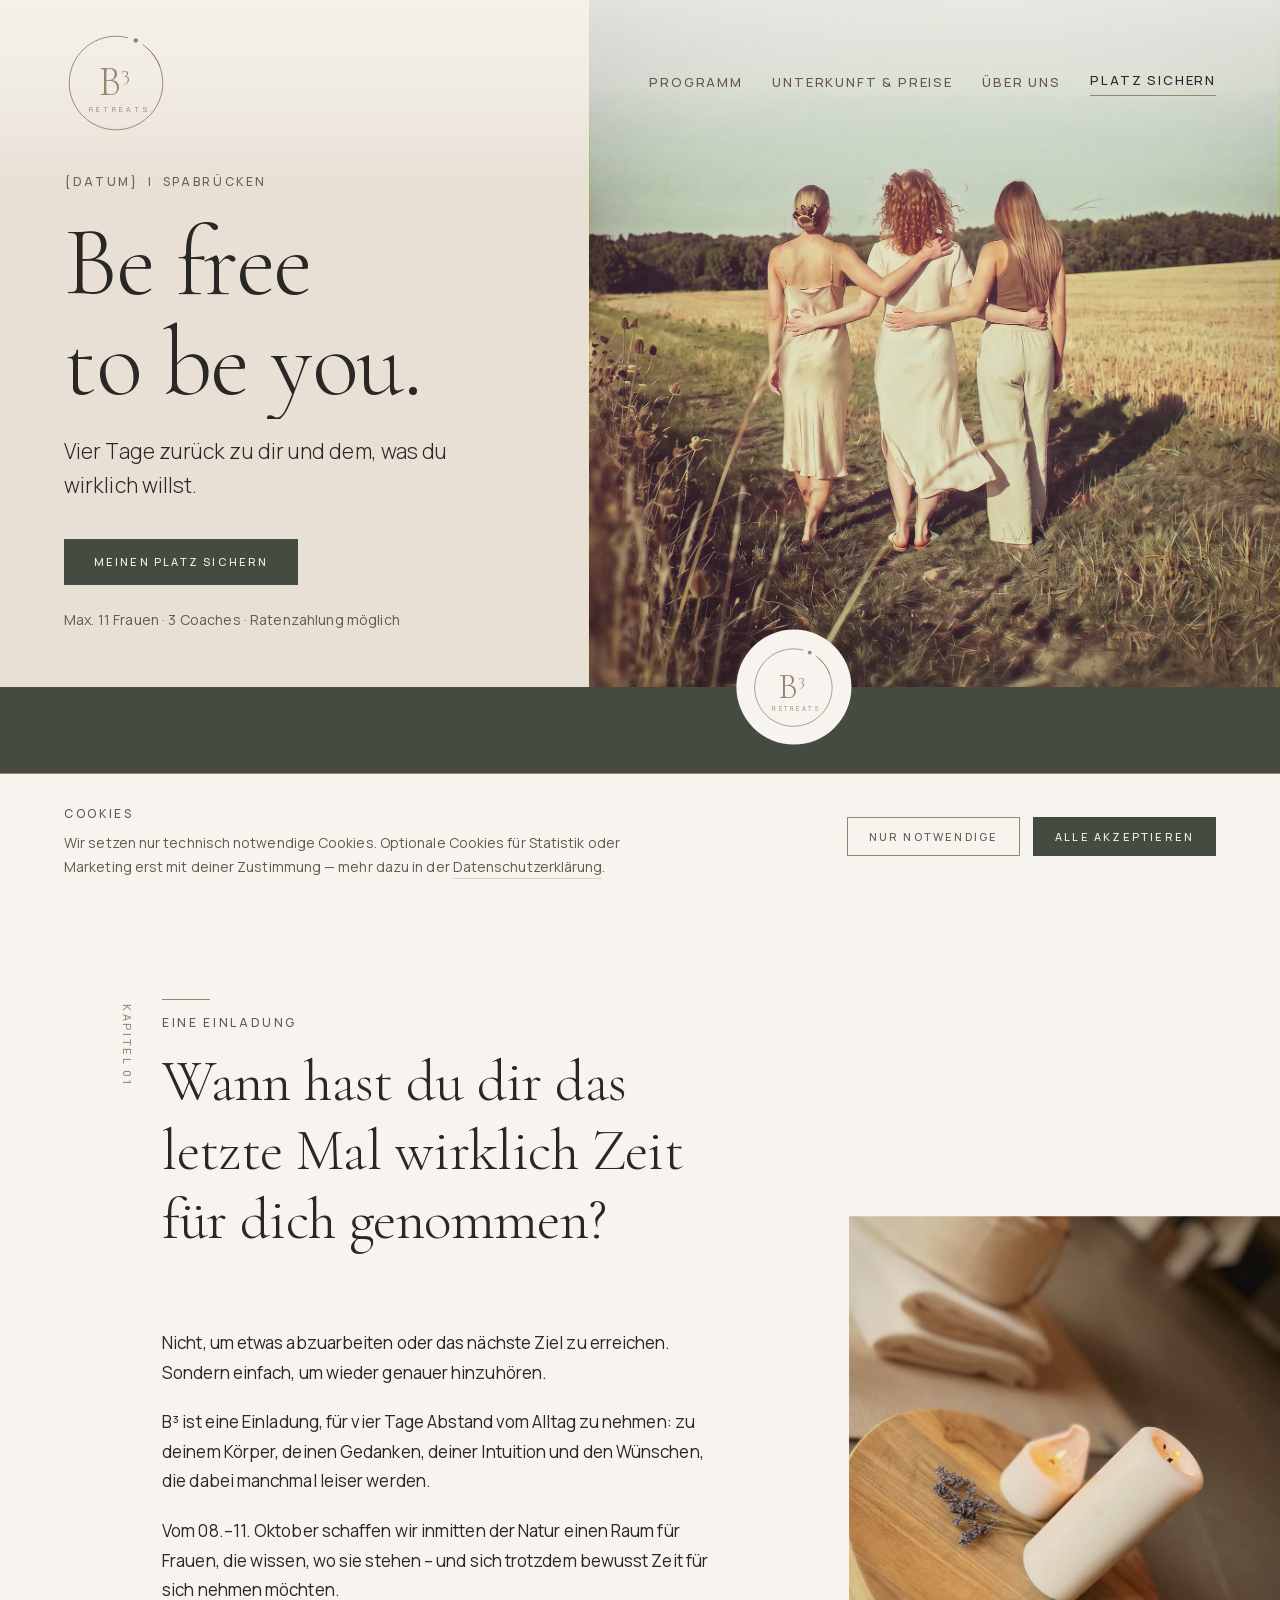
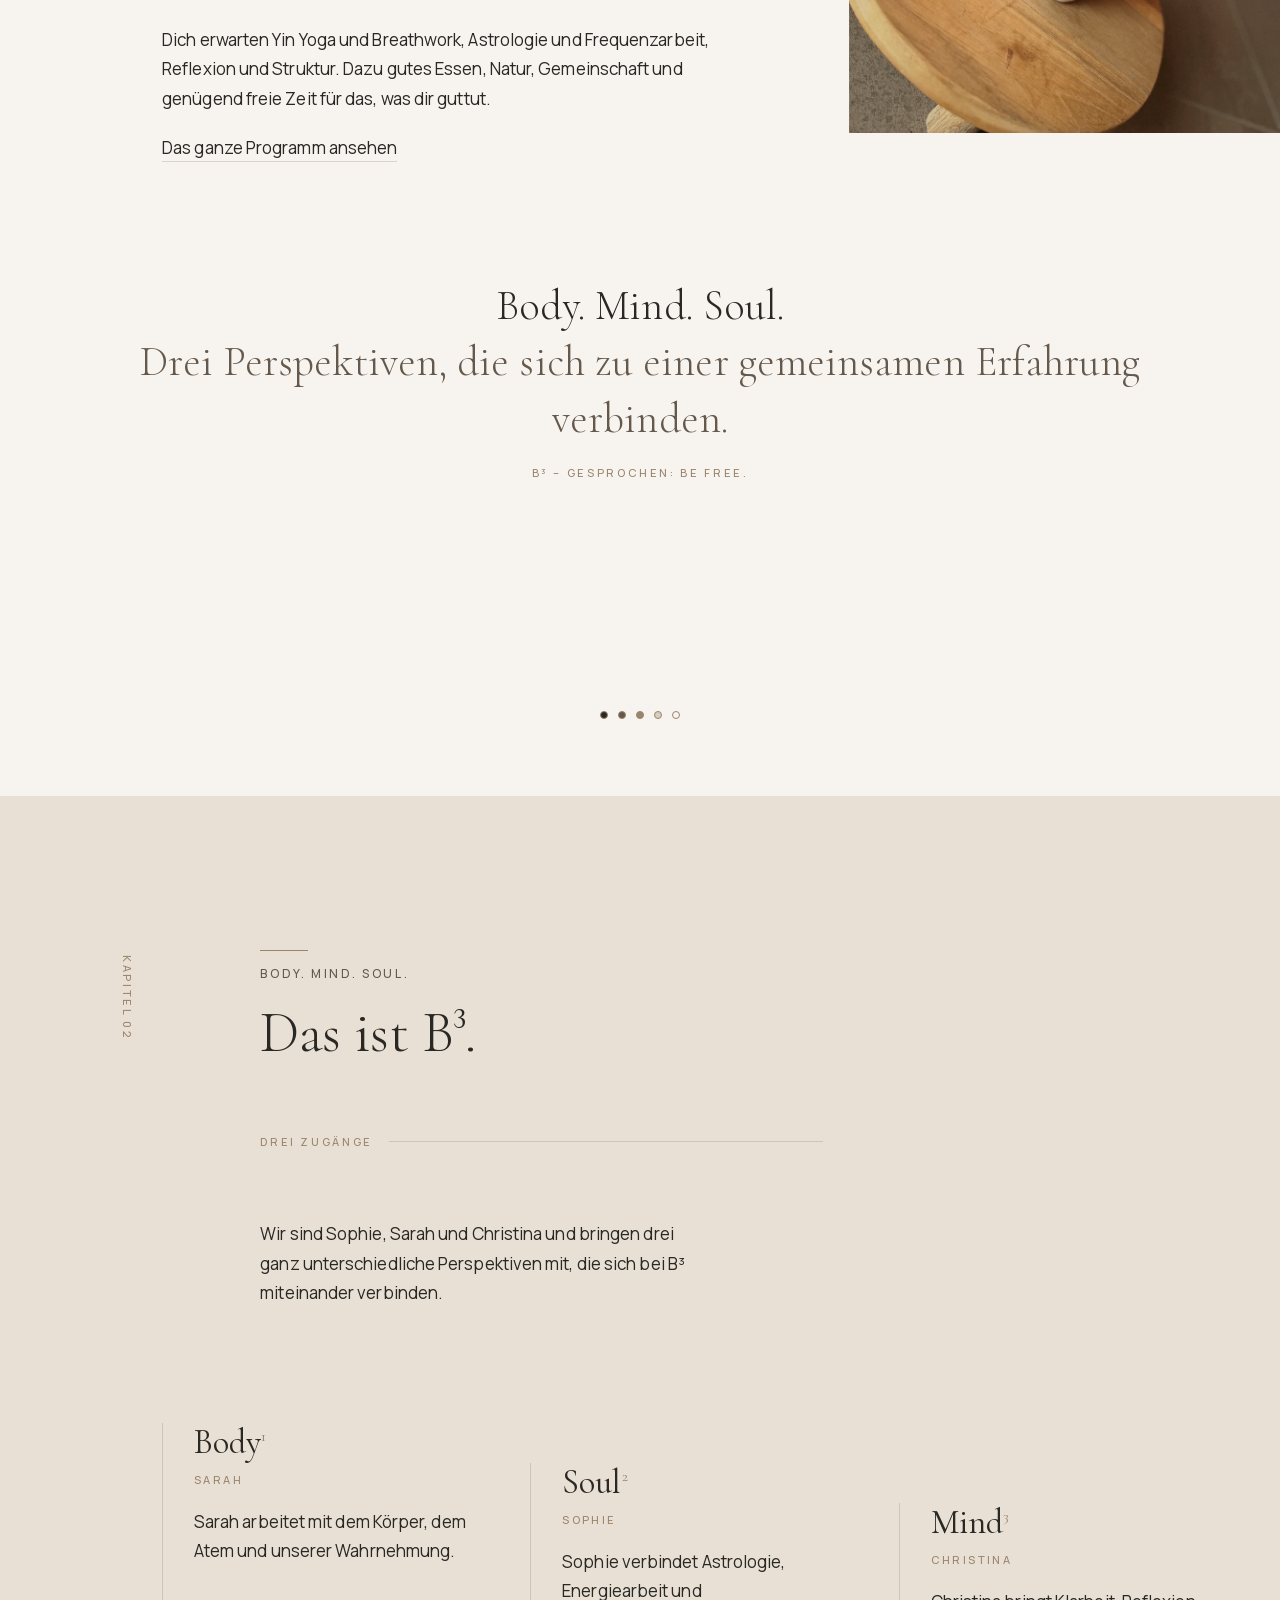
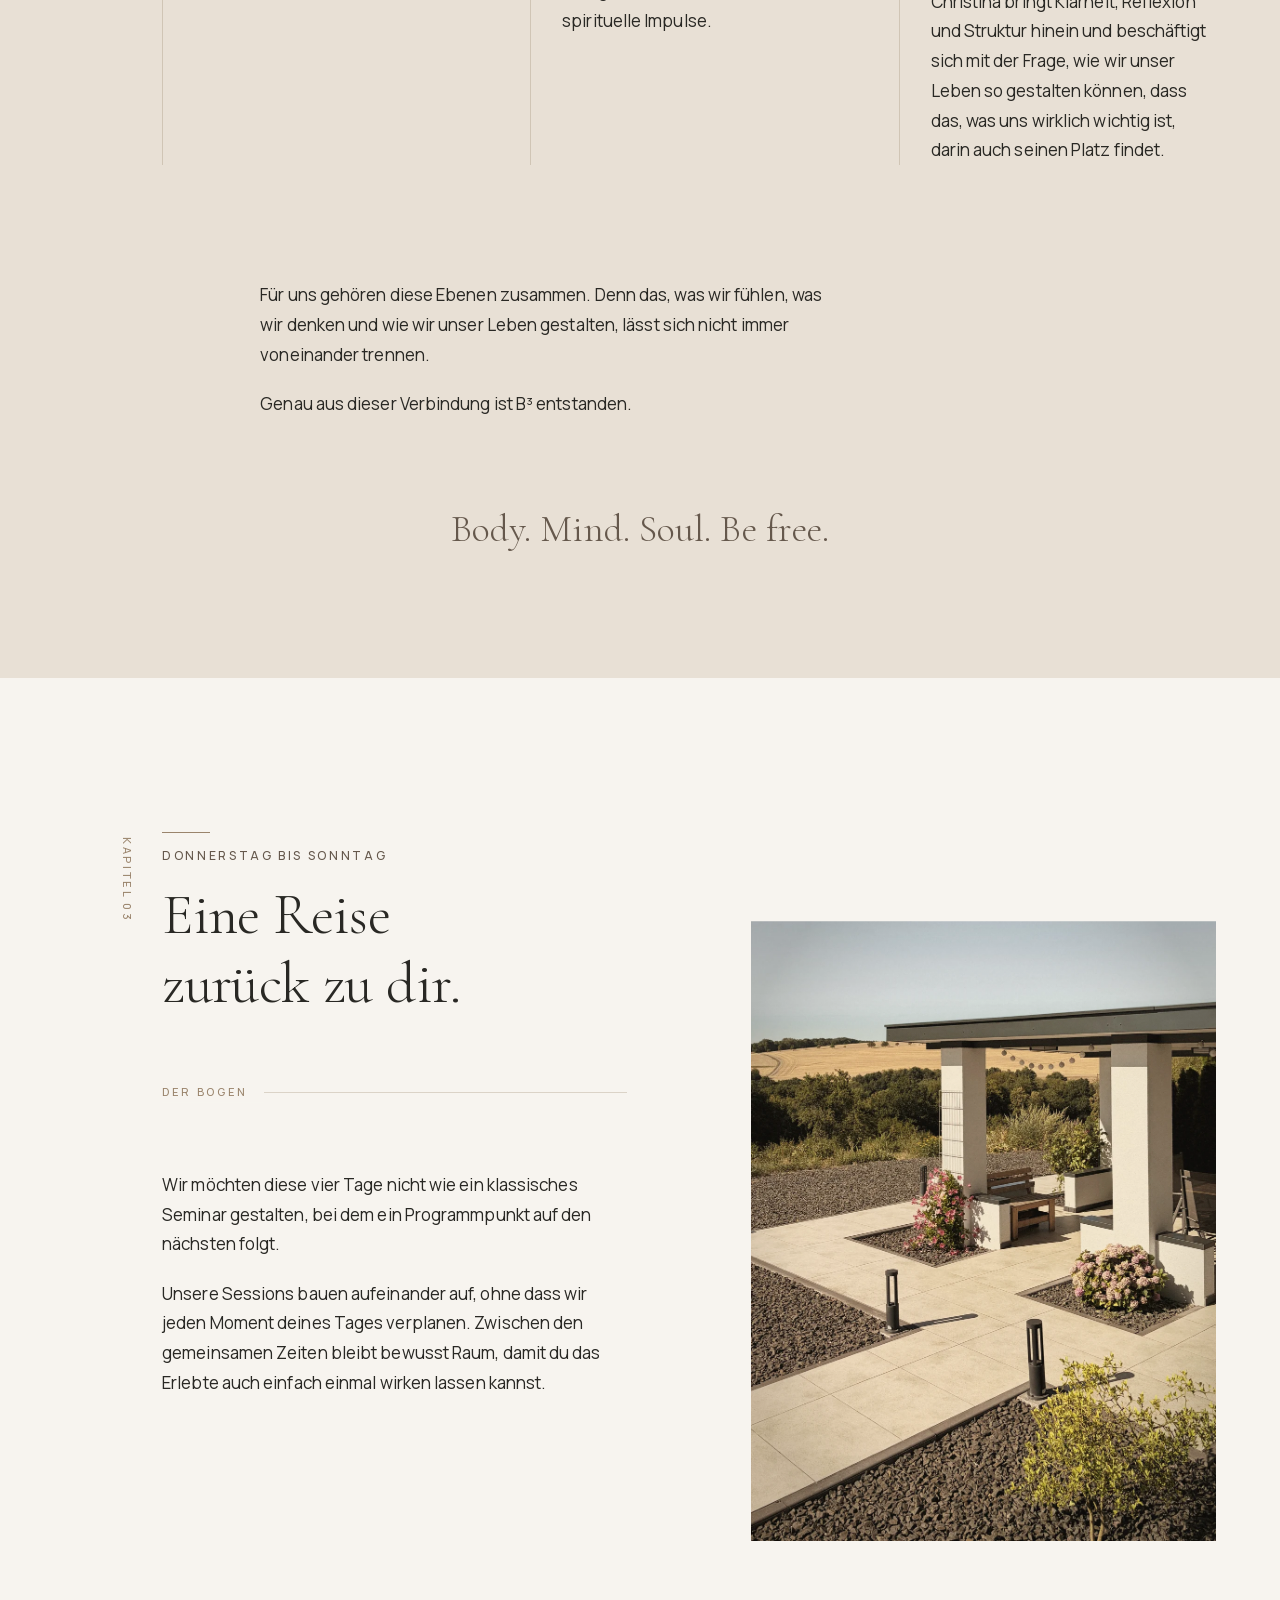
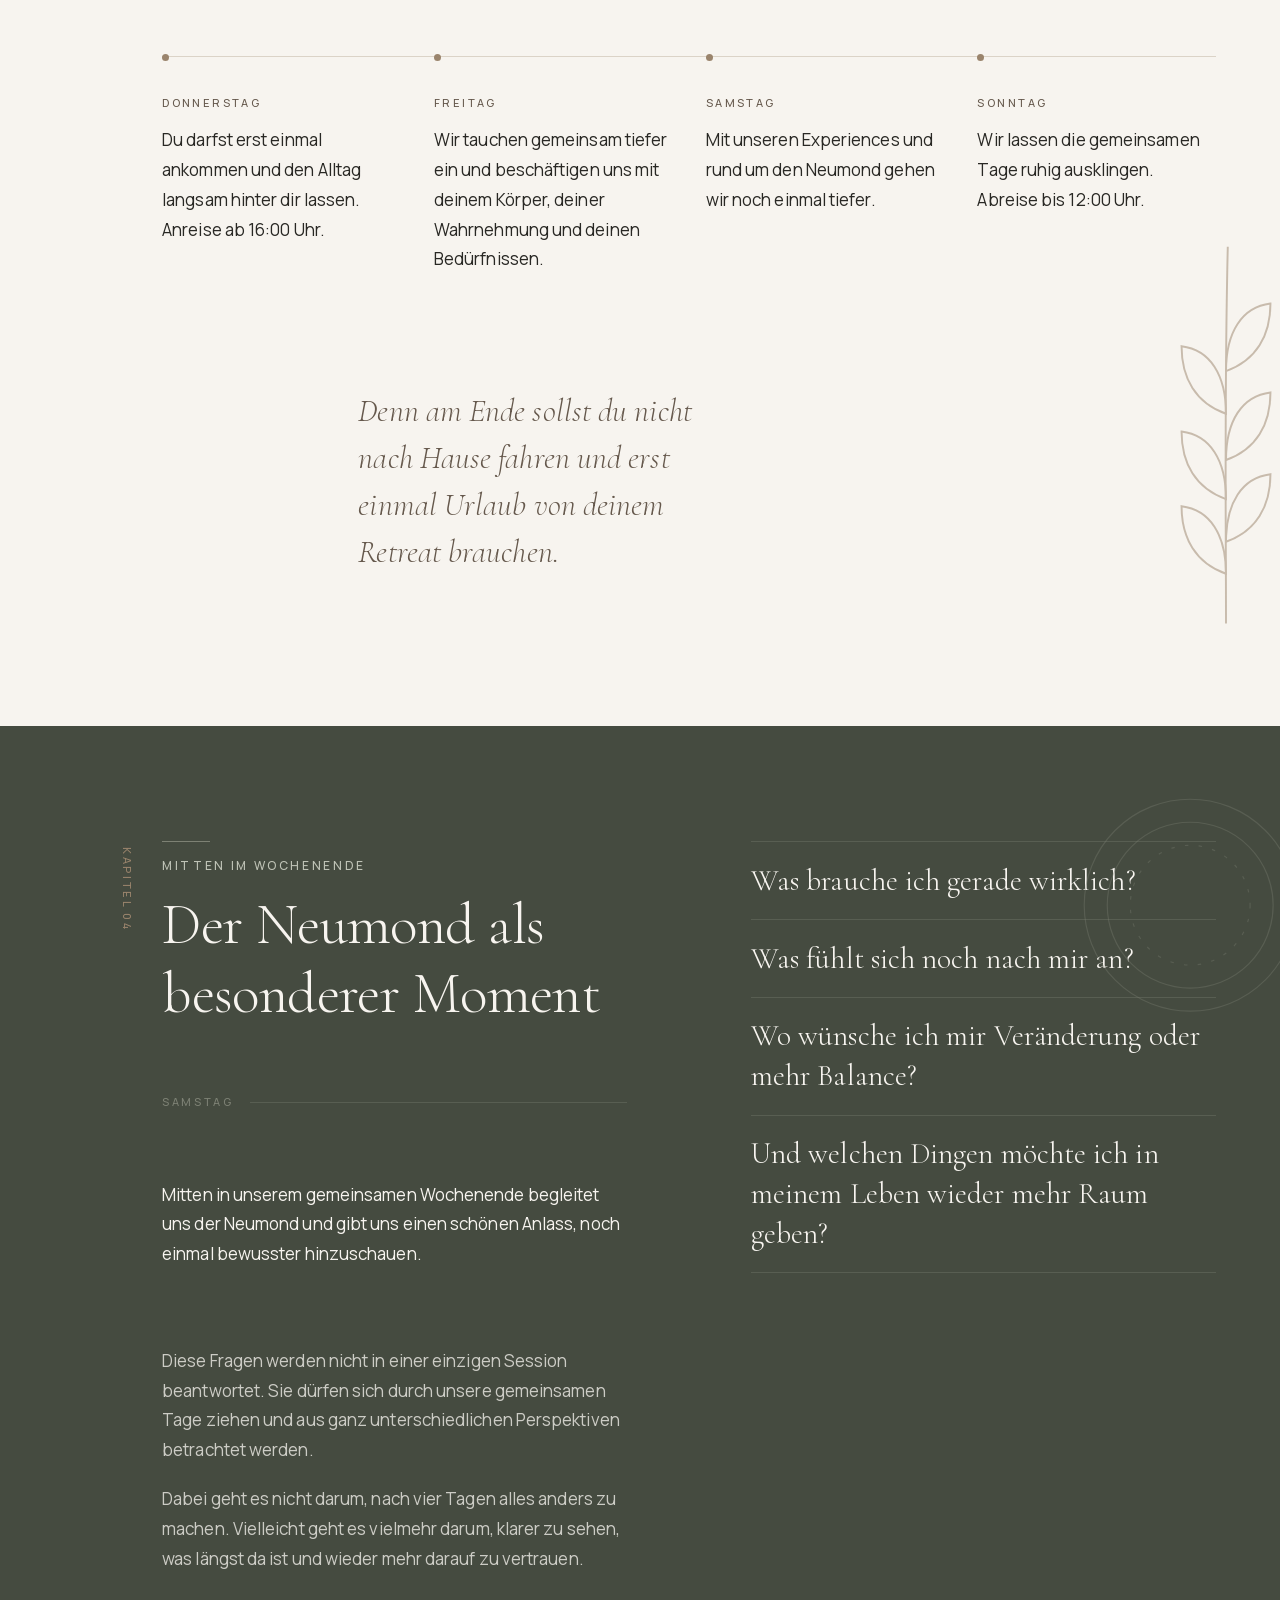
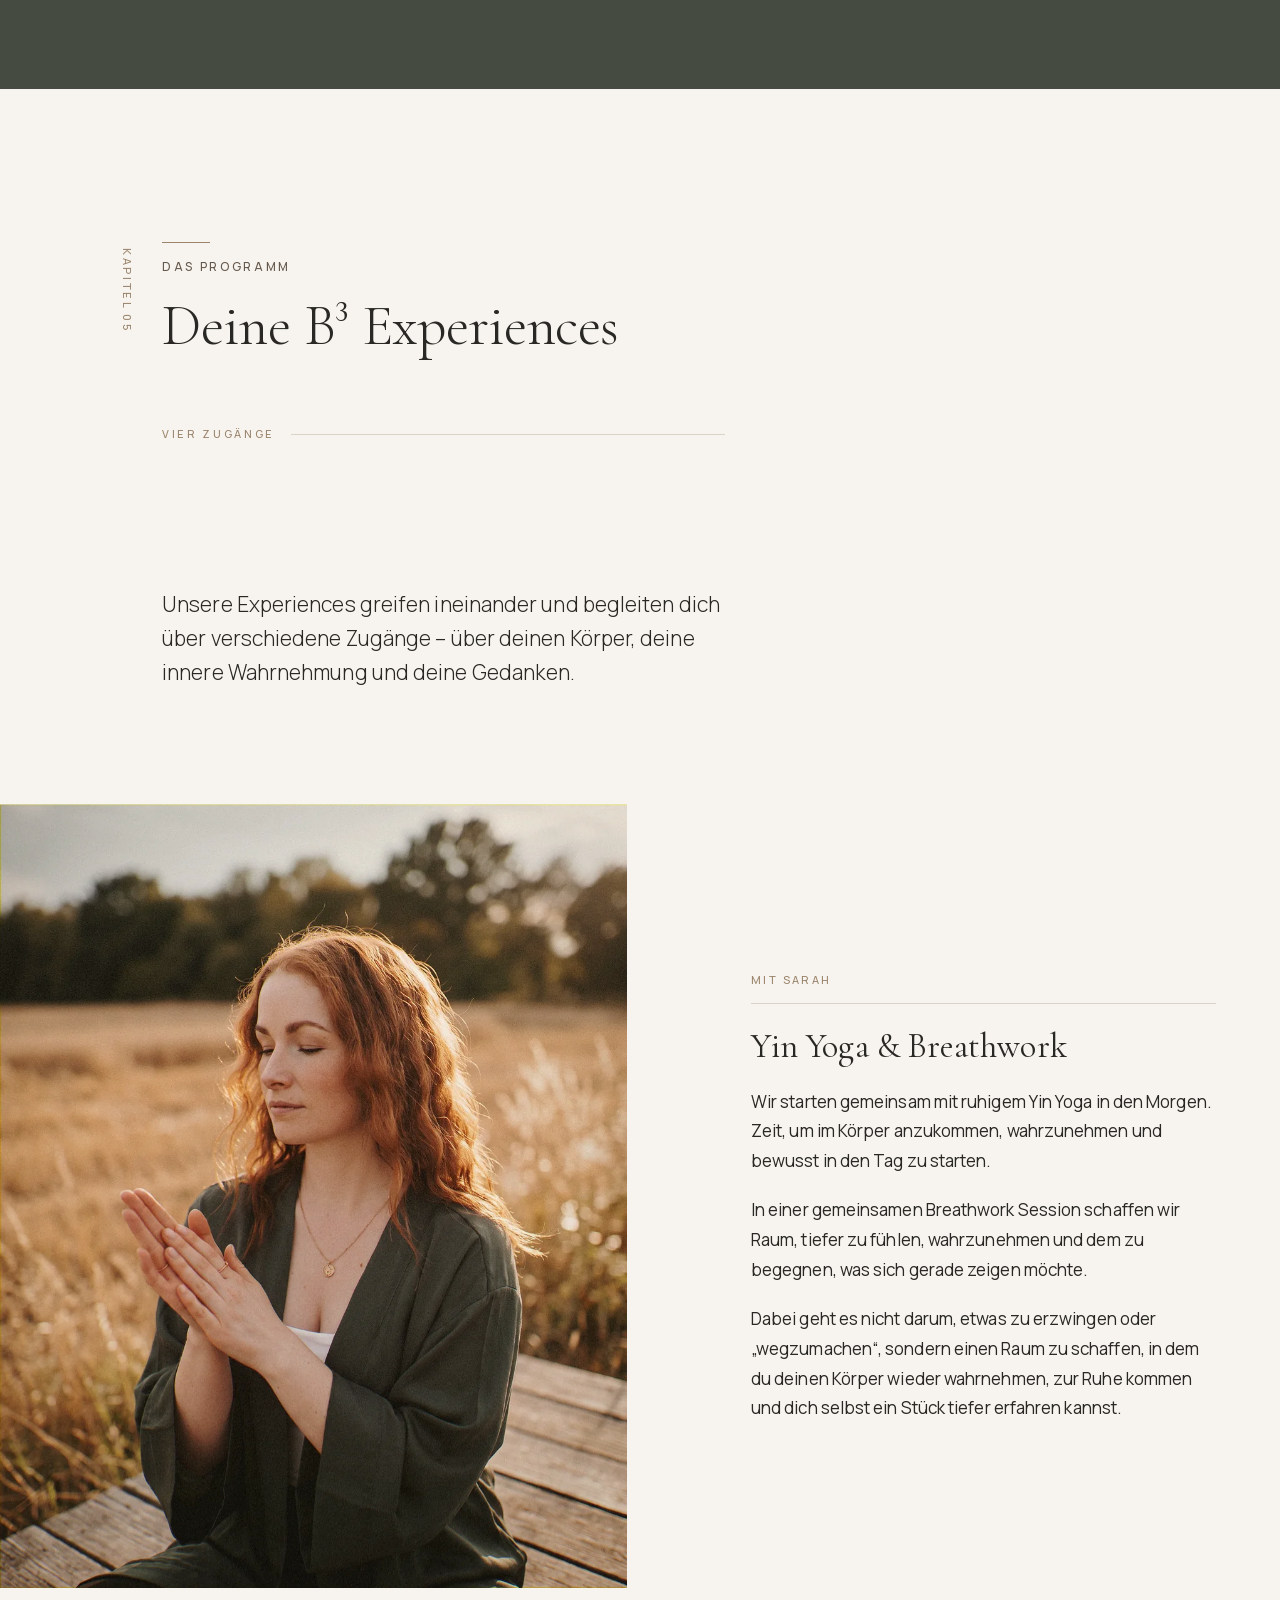
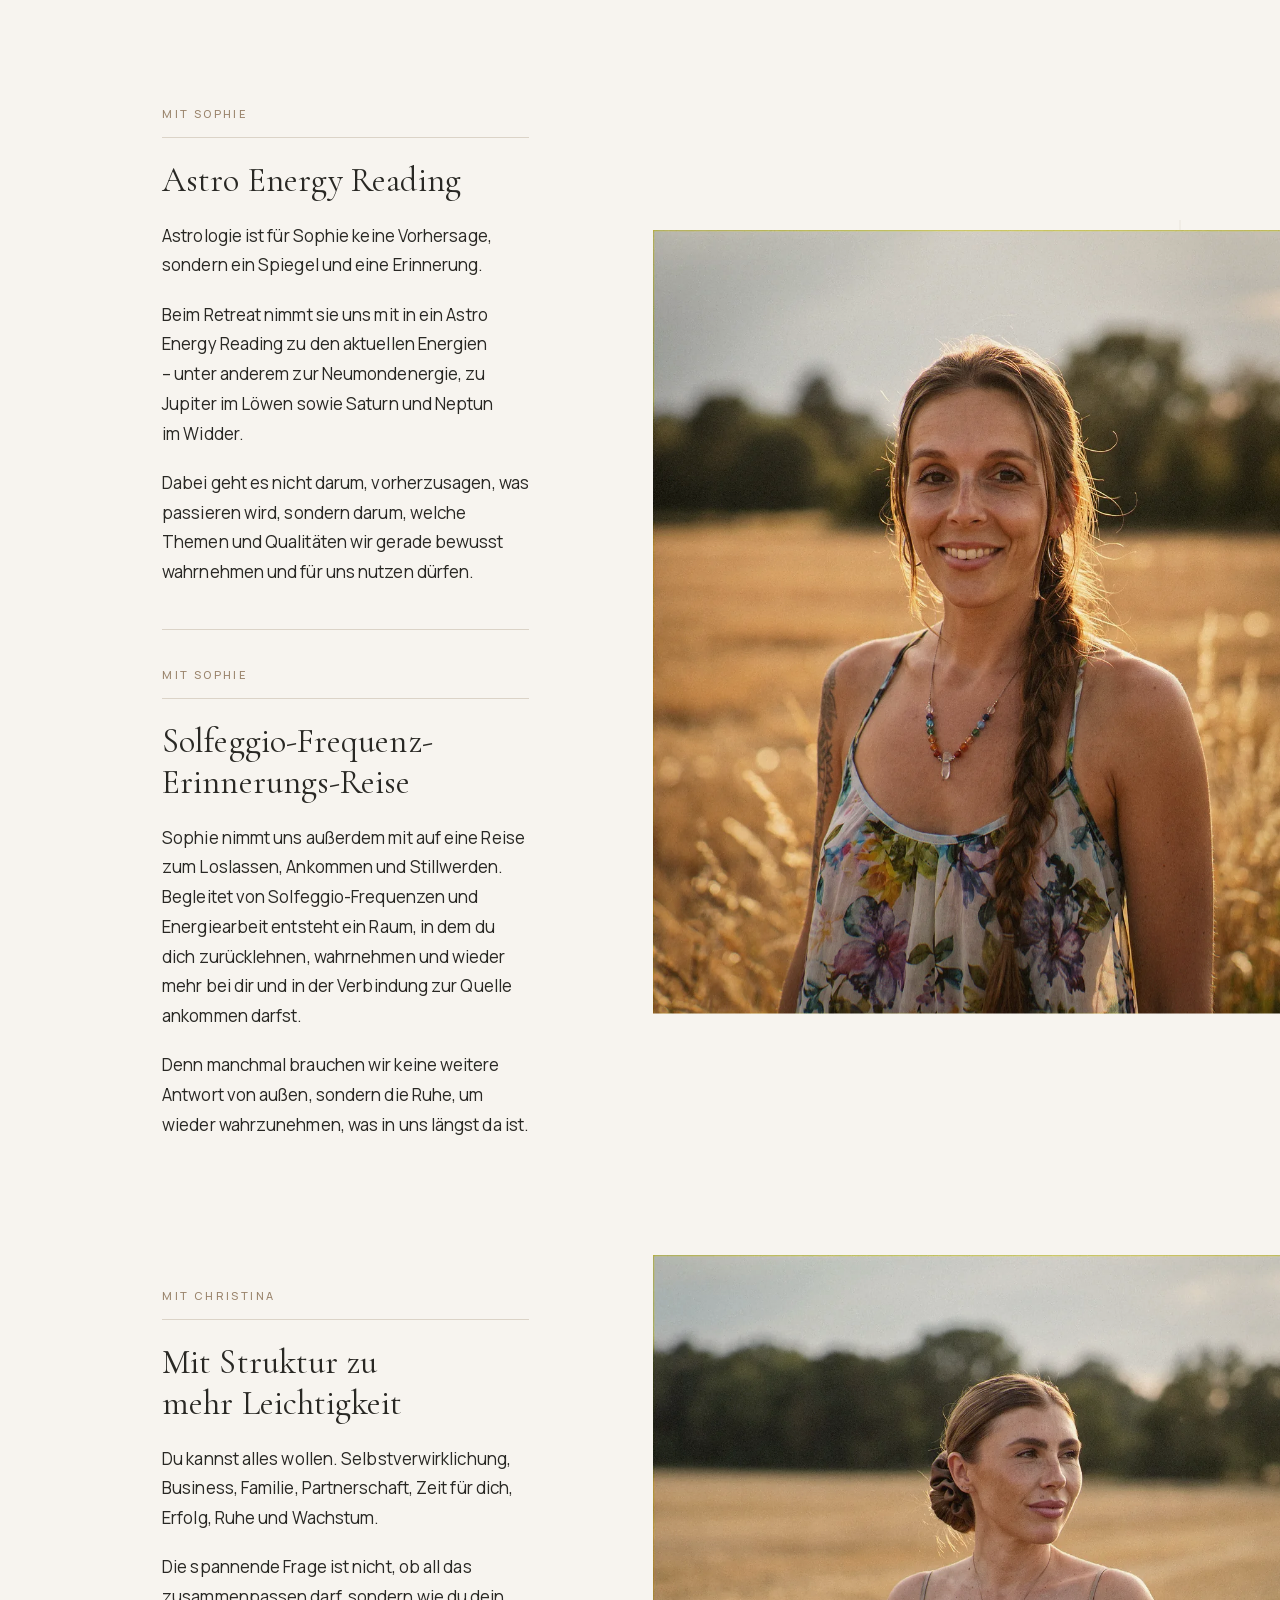
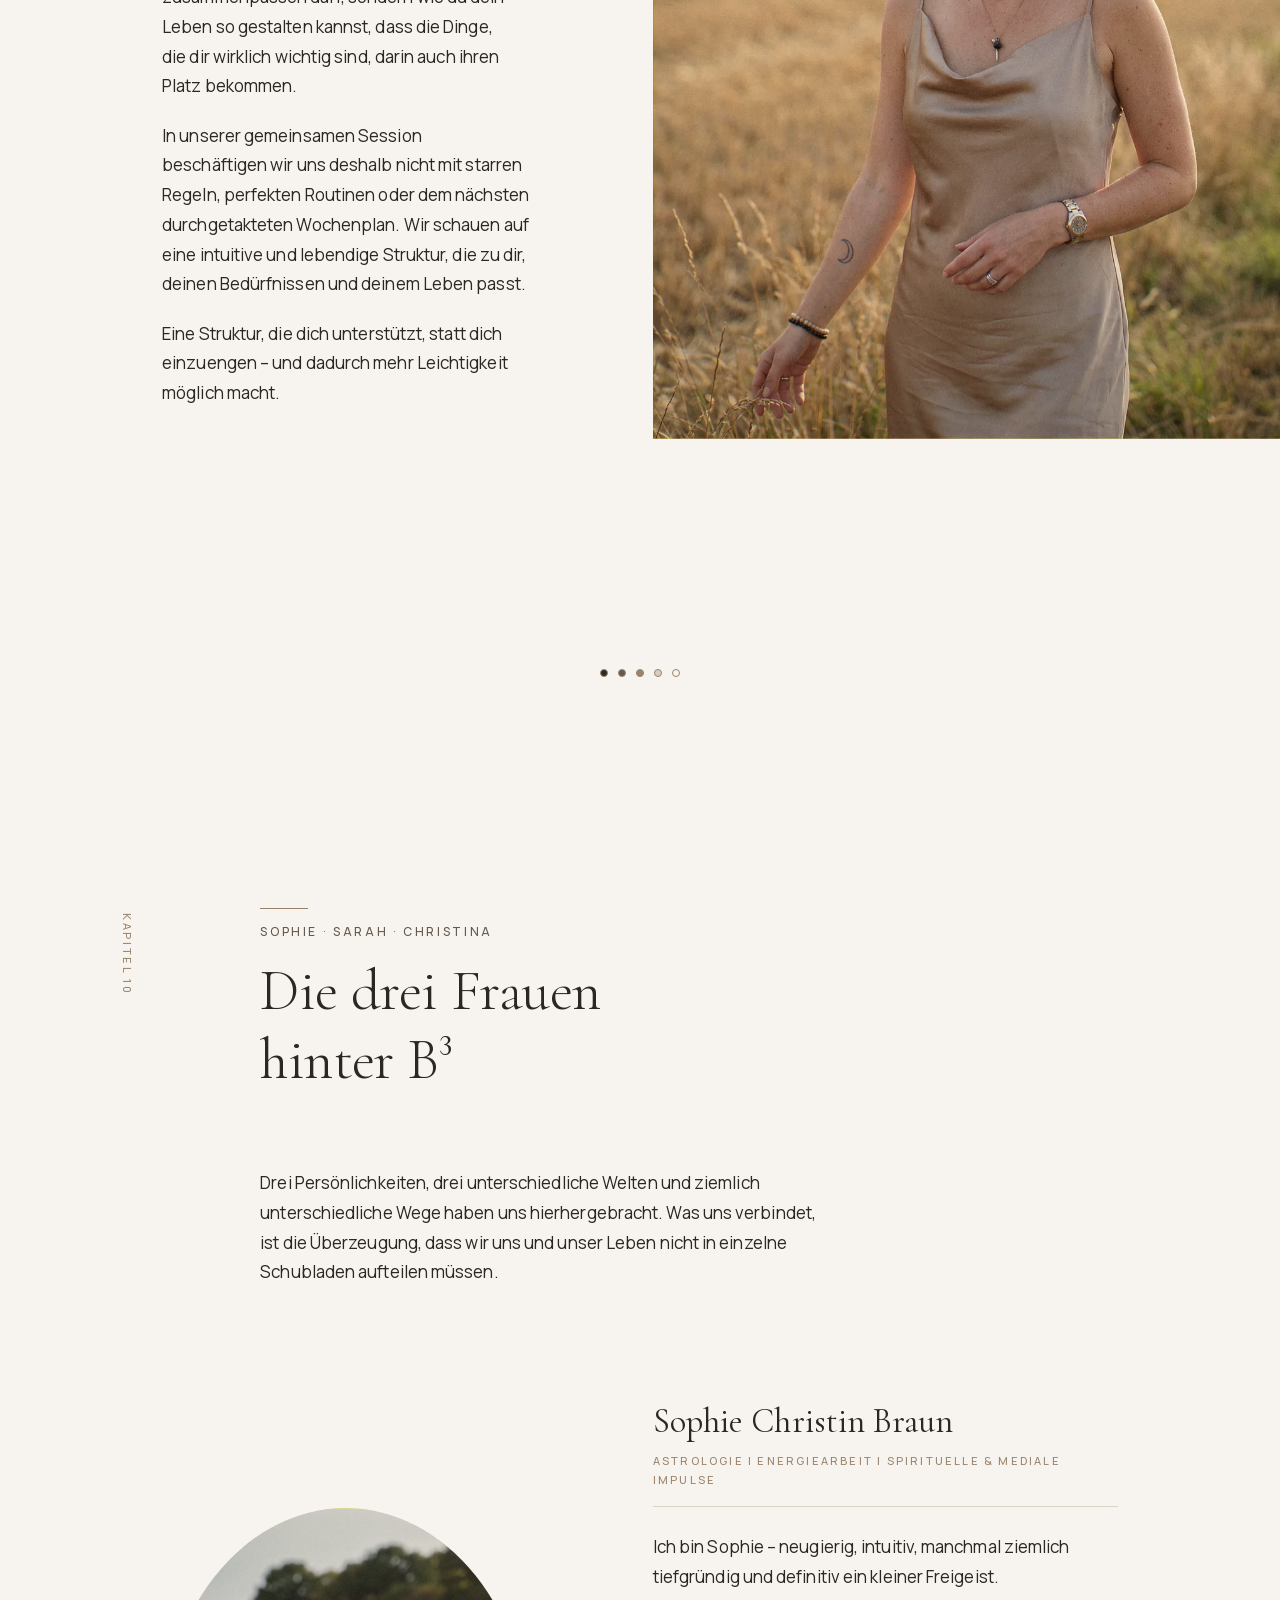
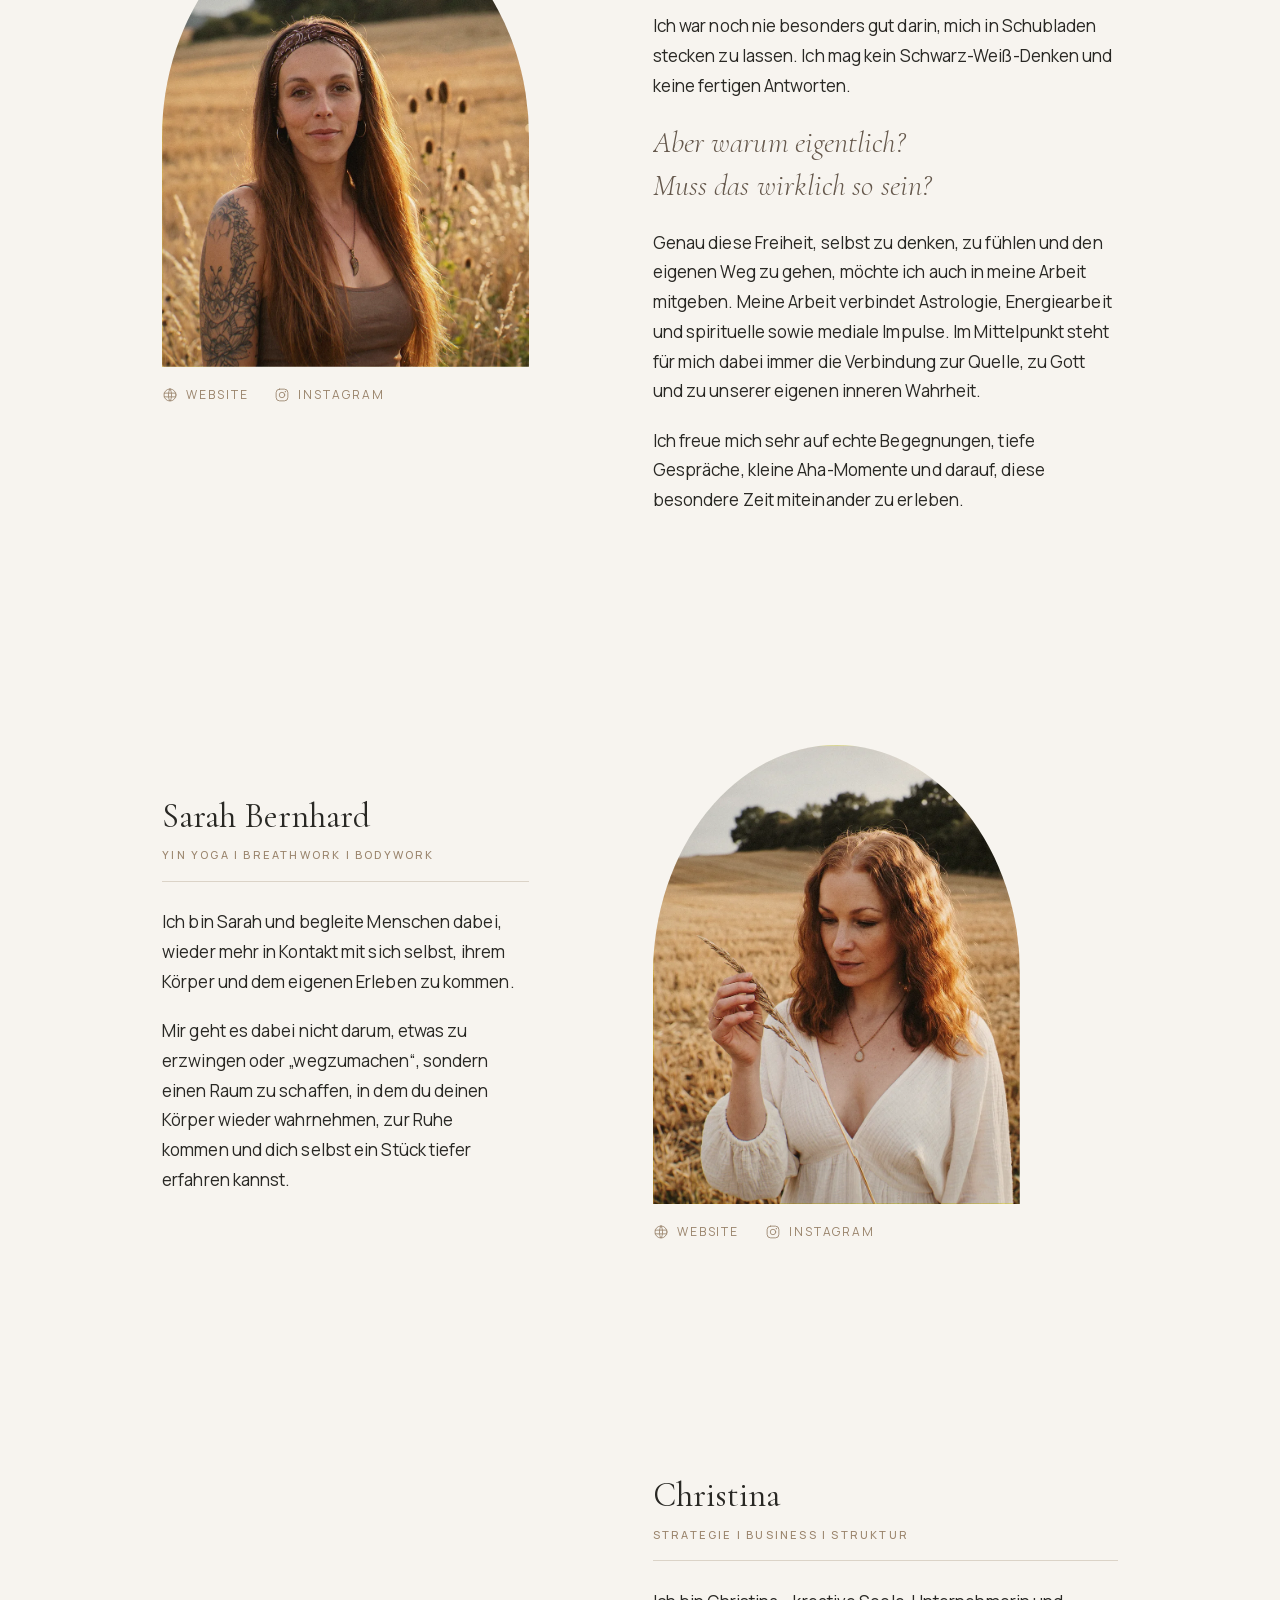
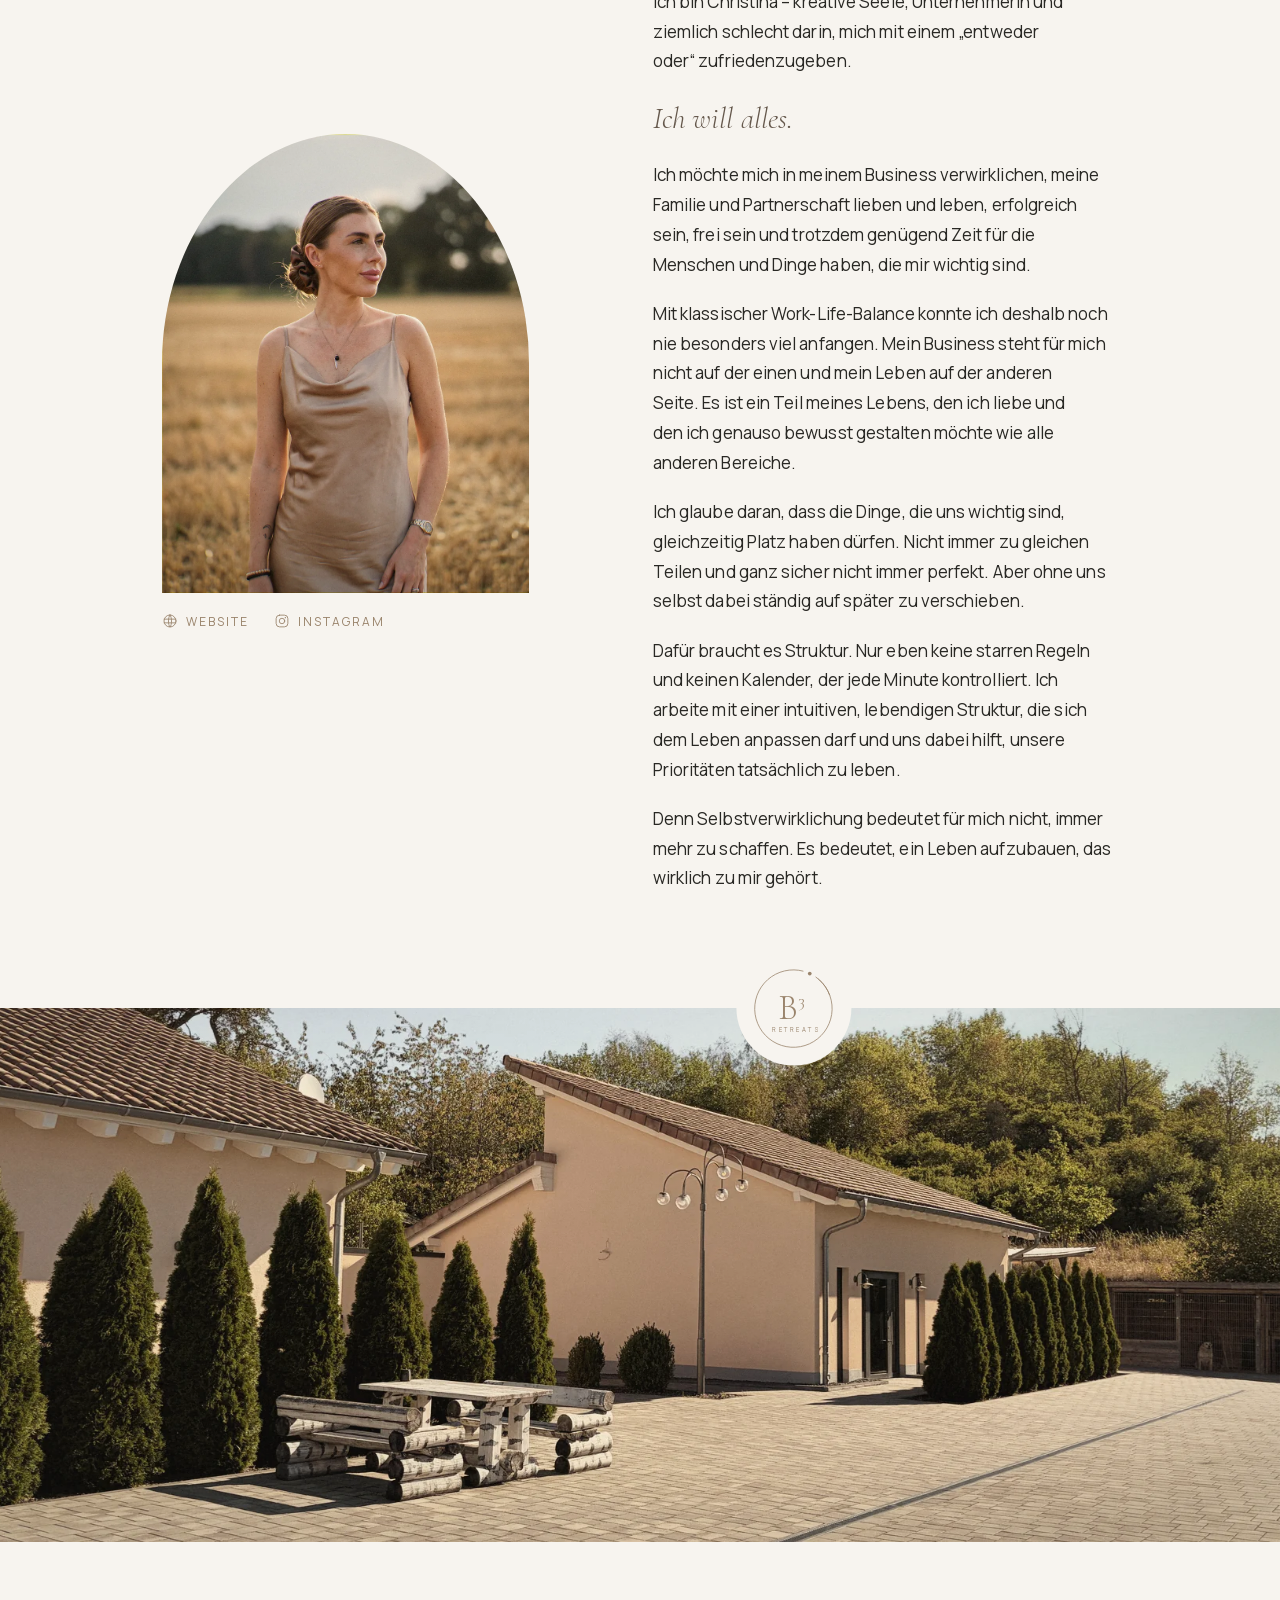
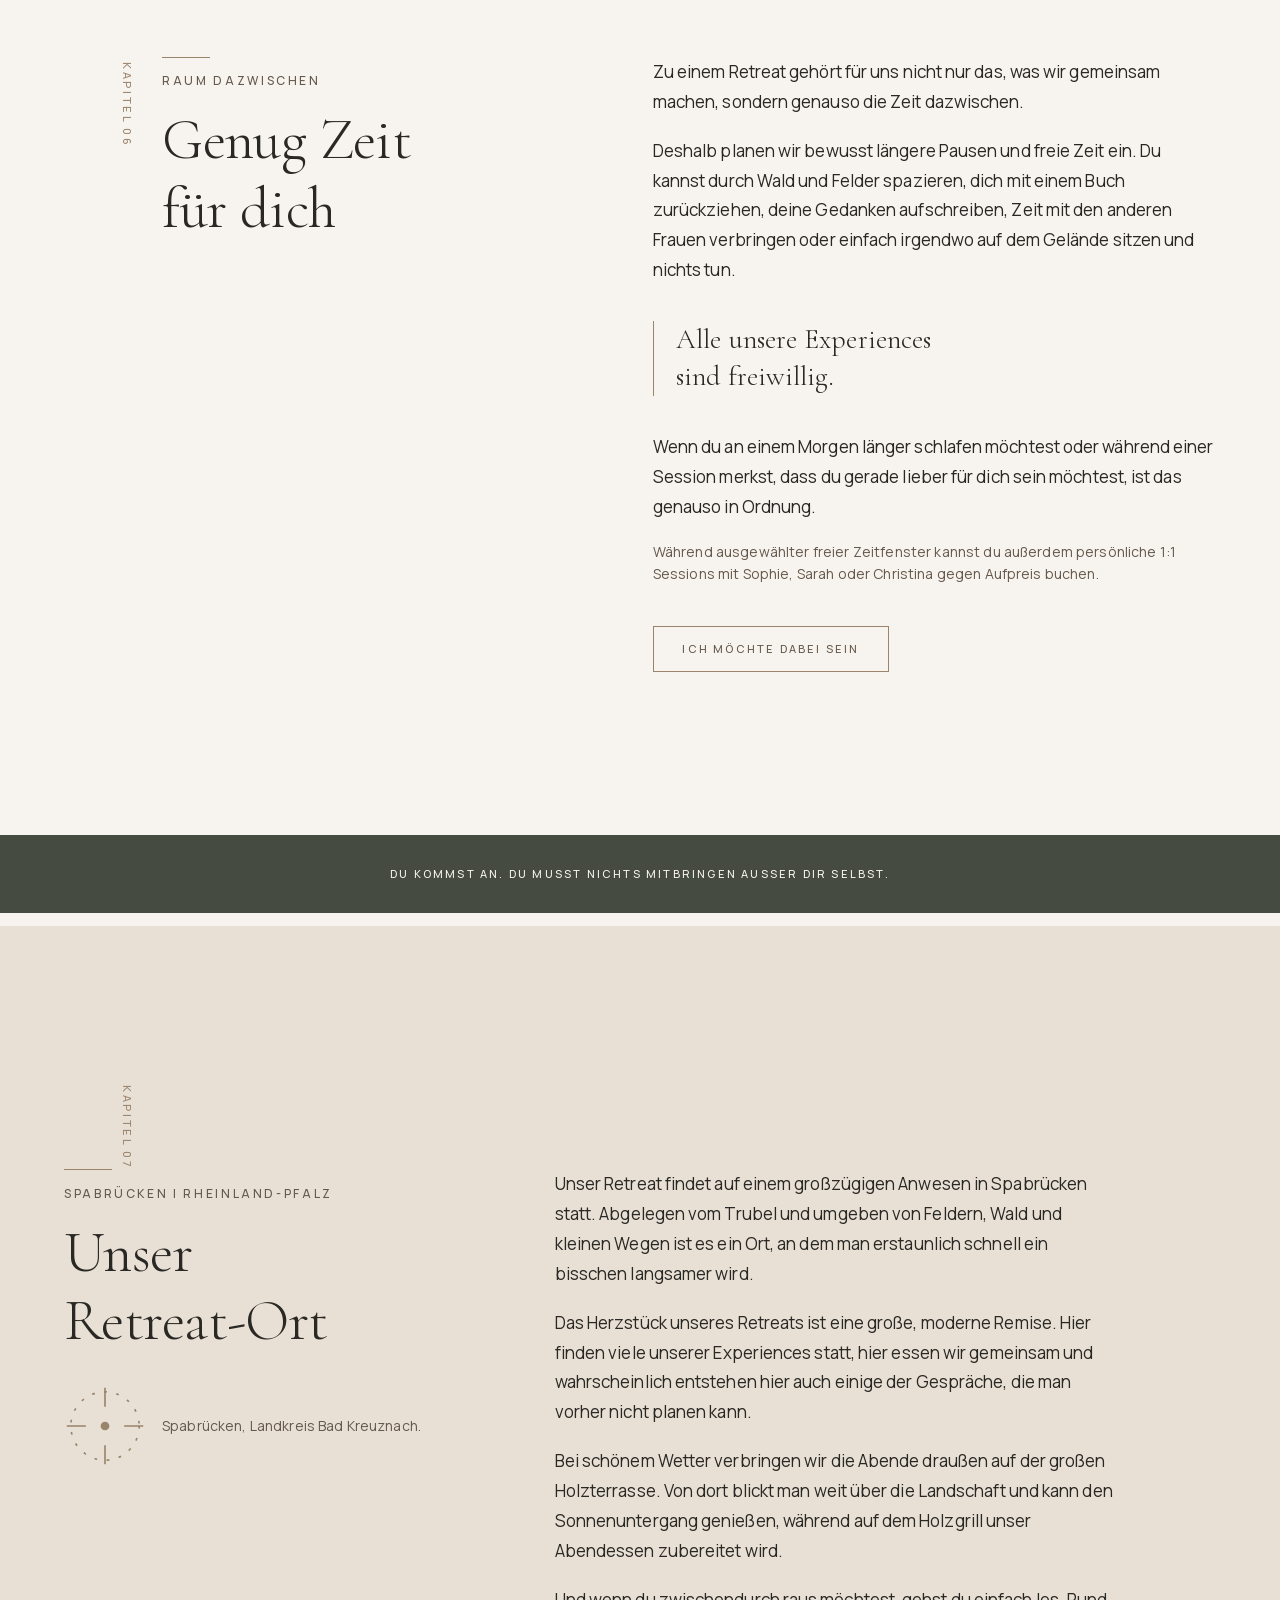
<file: index.html>
<!DOCTYPE html>
<html lang="de">
<head>
<meta charset="utf-8">
<meta name="viewport" content="width=device-width, initial-scale=1">
<meta name="google-site-verification" content="rea52oRzw9FTP1FTqxqboVxYl6JjOcomWECNzU3VXcc">
<title>B³ Retreat für Frauen | {datum} in Spabrücken</title>
<meta name="description" content="Vier Tage zurück zu dir: Frauen-Retreat mit Yin Yoga, Breathwork, Astrologie und Struktur vom {datum} in Spabrücken. Ab 1.549 € inkl. Unterkunft und Verpflegung, Ratenzahlung möglich.">
<meta name="robots" content="index, follow">
<link rel="canonical" href="https://b3-retreats.de/">

<!-- Seitensymbol. Ohne type-Angabe mit Absicht: das Feld im Panel darf eine
     SVG- ODER eine PNG-Datei enthalten, und der Server meldet den Typ ohnehin
     selbst. Die .ico bleibt fest verdrahtet — sie ist der Rueckfall fuer aeltere
     Browser, und eine .ico kann die Redaktion nicht erzeugen. -->
<link rel="icon" href="assets/img/favicon.ico?v=34fa4710" sizes="32x32">
<link rel="icon" href="assets/img/favicon.svg?v=a8631e33">
<link rel="apple-touch-icon" href="assets/img/favicon-180.png?v=3e2b3308">

<meta property="og:type" content="website">
<meta property="og:locale" content="de_DE">
<meta property="og:site_name" content="B³ Retreats">
<meta property="og:title" content="B³ Retreat – Be free to be you. | {datum}, Spabrücken">
<meta property="og:description" content="Vier Tage zurück zu dir, deinen Bedürfnissen und dem, was du wirklich willst. Yin Yoga, Breathwork, Astrologie und Struktur – für maximal 11 Frauen.">
<meta property="og:image" content="assets/img/og-image.webp">
<meta name="twitter:card" content="summary_large_image">

<link rel="preload" href="assets/fonts/cormorant-garamond-300-latin.woff2?v=5d618c46" as="font" type="font/woff2" crossorigin>
<link rel="preload" href="assets/fonts/manrope-400-latin.woff2?v=e310b55a" as="font" type="font/woff2" crossorigin>
<link rel="stylesheet" href="assets/css/style.css?v=0250d423">

<script type="application/ld+json">
{
  "@context": "https://schema.org",
  "@type": "Event",
  "name": "B³ Retreat – Be free to be you.",
  "startDate": "{start_iso}T16:00",
  "endDate": "{ende_iso}T12:00",
  "eventStatus": "https://schema.org/EventScheduled",
  "eventAttendanceMode": "https://schema.org/OfflineEventAttendanceMode",
  "description": "Vier Tage Frauen-Retreat mit Yin Yoga, Breathwork, Astro Energy Reading, Solfeggio-Frequenz-Reise und einer Session zu intuitiver Struktur.",
  "location": {
    "@type": "Place",
    "name": "Anwesen Spabrücken",
    "address": { "@type": "PostalAddress", "addressLocality": "Spabrücken", "addressRegion": "Rheinland-Pfalz", "addressCountry": "DE" }
  },
  "organizer": { "@type": "Organization", "name": "B³ Retreats", "url": "https://b3-retreats.de/" },
  "offers": [
    { "@type": "Offer", "name": "Shared House", "price": "1549", "priceCurrency": "EUR", "availability": "https://schema.org/InStock" },
    { "@type": "Offer", "name": "Friends Special (2 Personen)", "price": "3950", "priceCurrency": "EUR", "availability": "https://schema.org/InStock" }
  ]
}
</script>
</head>
<body data-booking-url="" data-booking-ersatz=""
      data-booking-ersatz-text="">

<!-- Wiederverwendbares Markenzeichen -->
<svg width="0" height="0" style="position:absolute" aria-hidden="true"><defs>
  <!-- Farbe kommt über currentColor herein — Klassen greifen im <use>-Schattenbaum nicht. -->
  <g id="b3mark">
    <path d="M90.97 15.76 A54 54 0 1 1 73.98 7.84" fill="none" stroke="currentColor" stroke-width="1.1"/>
    <path d="M94.71 18.64 A54 54 0 0 1 110.74 41.53" fill="none" stroke="currentColor" stroke-width="1.1"/>
    <circle cx="82.82" cy="11.06" r="2.6" fill="currentColor"/>
    <text x="58" y="74" text-anchor="middle" font-size="48" fill="currentColor"
          font-family="'Cormorant Garamond', Georgia, serif" font-weight="300">B<tspan font-size="25" dy="-17">3</tspan></text>
    <text x="64.8" y="93" text-anchor="middle" font-size="8.5" fill="currentColor" letter-spacing="3.6"
          font-family="Manrope, system-ui, sans-serif" font-weight="400">RETREATS</text>
  </g>

  <!-- Website: Kugel mit Laengen- und Breitengrad. Bewusst dieselbe duenne
       Linie wie der Pfeil „nach oben" (24er Feld, 1.3 Strichstaerke). -->
  <g id="ic-web" fill="none" stroke="currentColor" stroke-width="1.3"
     stroke-linecap="round" stroke-linejoin="round">
    <circle cx="12" cy="12" r="9"/>
    <path d="M12 3c-3.1 3.2-3.1 14.6 0 18 3.1-3.4 3.1-14.8 0-18Z"/>
    <path d="M3.3 9.2h17.4M3.3 14.8h17.4"/>
  </g>

  <!-- Instagram: die Wortmarke selbst waere geschuetzt, der Umriss des
       Glyphs ist die uebliche Verlinkung auf ein eigenes Profil. -->
  <g id="ic-insta" fill="none" stroke="currentColor" stroke-width="1.3"
     stroke-linecap="round" stroke-linejoin="round">
    <rect x="3.2" y="3.2" width="17.6" height="17.6" rx="5.2"/>
    <circle cx="12" cy="12" r="4.1"/>
    <circle cx="17" cy="7" r="1.05" fill="currentColor" stroke="none"/>
  </g>
</defs></svg>

<div class="progress" id="progress" aria-hidden="true"></div>

<header class="site-head" id="head">
  <div class="wrap site-head__in">
    <a class="site-head__logo" href="#top" aria-label="B³ Retreats – Startseite">
      <svg class="mark" viewBox="0 0 120 120" width="76" height="76"><use href="#b3mark"/></svg>
    </a>

    <nav class="site-nav" id="menu" aria-label="Hauptnavigation">
      <a href="#experiences"><i>01</i>Programm</a>
      <a href="#unterkunft"><i>02</i>Unterkunft &amp; Preise</a>
      <a href="#team"><i>03</i>Über uns</a>
      <a class="is-cta" href="#buchung" data-booking>Platz sichern</a>
      <p class="site-nav__meta">{datum}<br>Spabrücken, Rheinland-Pfalz</p>
    </nav>

    <!-- Zwei Haarlinien statt eines Standard-Icons — dasselbe Mittel wie im Raster -->
    <button class="burger" id="burger" type="button" aria-label="Menü öffnen" aria-expanded="false" aria-controls="menu">
      <span></span><span></span>
    </button>
  </div>
</header>

<main id="top">

<!-- 01 ─ Hero ─────────────────────────────────────────────────────────── -->
<section class="hero">
  <div class="hero__copy">
    <p class="hero__meta">{datum} &nbsp;|&nbsp; Spabrücken</p>
    <h1>Be free to be&nbsp;you.</h1>
    <p class="lead">Vier Tage zurück zu dir und dem, was du wirklich willst.</p>
    <div class="hero__cta">
      <a class="btn btn--primary" href="#buchung" data-booking>Meinen Platz sichern</a>
      <span class="small">Max. 11 Frauen &middot; 3 Coaches &middot; Ratenzahlung möglich</span>
    </div>
  </div>
  <div class="hero__ph ph px" data-px="7">
    <picture>
      <!-- Am Telefon ist der Ausschnitt quadratisch (siehe .hero__ph im
           Stylesheet), darueber hochkant. Beide Rahmen sind hoch bis sehr
           hoch — deshalb steht in BEIDEN Faellen ein Hochformat drin. Ein
           16:9-Bild in ein Quadrat zu schneiden kostete mehr als die halbe
           Breite, und dabei fielen zuletzt die Koepfe aus dem Bild. -->
      <source media="(max-width: 860px)" srcset="assets/img/hero-tall.webp?v=6442cfcc" width="1500" height="2000">
      <img src="assets/img/hero-tall.webp?v=6442cfcc" width="1500" height="2000" alt="Drei Frauen von hinten am Feldrand oberhalb des Retreat-Anwesens bei Spabrücken" fetchpriority="high">
    </picture>
  </div>
  <div class="medallion">
    <svg class="mark" viewBox="0 0 120 120" width="86" height="86"><use href="#b3mark"/></svg>
  </div>
</section>

<p class="belt belt--seam">Vier Tage &nbsp;·&nbsp; Max. 11 Frauen &nbsp;·&nbsp; 3 Coaches &nbsp;·&nbsp; Spabrücken, Rheinland-Pfalz</p>

<!-- 02 ─ Einladung ────────────────────────────────────────────────────── -->
<section class="invite band-ivory">
  <div class="wrap grid">
    <div class="rail">Kapitel 01</div>
    <div class="invite__head rise">
      <p class="eyebrow">Eine Einladung</p>
      <h2>Wann hast du dir das letzte Mal wirklich Zeit für dich genommen?</h2>
    </div>
    <div class="invite__body rise">
      <p>Nicht, um etwas abzuarbeiten oder das nächste Ziel zu erreichen. Sondern einfach, um wieder genauer hinzuhören.</p>
      <p>B³ ist eine Einladung, für vier Tage Abstand vom Alltag zu nehmen: zu deinem Körper, deinen Gedanken, deiner Intuition und den Wünschen, die dabei manchmal leiser werden.</p>
      <p>Vom 08.–11. Oktober schaffen wir inmitten der Natur einen Raum für Frauen, die wissen, wo sie stehen – und sich trotzdem bewusst Zeit für sich nehmen möchten.</p>
      <p>Dich erwarten Yin Yoga und Breathwork, Astrologie und Frequenzarbeit, Reflexion und Struktur. Dazu gutes Essen, Natur, Gemeinschaft und genügend freie Zeit für das, was dir guttut.</p>
      <p><a class="link" href="#experiences">Das ganze Programm ansehen</a></p>
    </div>
    <figure class="invite__ph rise">
      <div class="ph arch"><img src="assets/img/detail-kerze.webp?v=02212b35" width="900" height="1125" alt="Kerze und Lavendel auf einem Holzhocker im Retreat-Raum" loading="lazy" decoding="async"></div>
    </figure>
    <div class="accent-block rise">
      <strong>Body. Mind. Soul.</strong>
      Drei Perspektiven, die sich zu einer gemeinsamen Erfahrung verbinden.
      <span class="said">B³ – gesprochen: Be free.</span>
    </div>
  </div>
</section>

<div class="moons band-ivory" aria-hidden="true"><i></i><i></i><i></i><i></i><i></i></div>

<!-- 03 ─ Body. Mind. Soul. ────────────────────────────────────────────── -->
<section class="bms band-sand">
  <div class="wrap grid">
    <div class="rail">Kapitel 02</div>
    <div class="bms__head rise">
      <p class="eyebrow">Body. Mind. Soul.</p>
      <h2>Das ist B³.</h2>
      <div class="ruler"><span>Drei Zugänge</span></div>
      <p>Wir sind Sophie, Sarah und Christina und bringen drei ganz unterschiedliche Perspektiven mit, die sich bei B³ miteinander verbinden.</p>
    </div>

    <div class="bms__cols rise">
      <div class="bms__col">
        <h3>Body<sup>1</sup></h3>
        <span class="bms__who">Sarah</span>
        <p>Sarah arbeitet mit dem Körper, dem Atem und unserer Wahrnehmung.</p>
      </div>
      <div class="bms__col">
        <h3>Soul<sup>2</sup></h3>
        <span class="bms__who">Sophie</span>
        <p>Sophie verbindet Astrologie, Energiearbeit und spirituelle Impulse.</p>
      </div>
      <div class="bms__col">
        <h3>Mind<sup>3</sup></h3>
        <span class="bms__who">Christina</span>
        <p>Christina bringt Klarheit, Reflexion und Struktur hinein und beschäftigt sich mit der Frage, wie wir unser Leben so gestalten können, dass das, was uns wirklich wichtig ist, darin auch seinen Platz findet.</p>
      </div>
    </div>

    <div class="bms__outro rise">
      <p>Für uns gehören diese Ebenen zusammen. Denn das, was wir fühlen, was wir denken und wie wir unser Leben gestalten, lässt sich nicht immer voneinander trennen.</p>
      <p>Genau aus dieser Verbindung ist B³ entstanden.</p>
    </div>
    <p class="bms__sign rise">Body. Mind. Soul. Be free.</p>
  </div>
</section>

<!-- 04 ─ Ablauf ───────────────────────────────────────────────────────── -->
<section class="ablauf band-ivory">
  <div class="wrap grid">
    <div class="rail">Kapitel 03</div>
    <div class="ablauf__head rise">
      <p class="eyebrow">Donnerstag bis Sonntag</p>
      <h2>Eine Reise zurück zu dir.</h2>
      <div class="ruler"><span>Der Bogen</span></div>
      <p>Wir möchten diese vier Tage nicht wie ein klassisches Seminar gestalten, bei dem ein Programmpunkt auf den nächsten folgt.</p>
      <p>Unsere Sessions bauen aufeinander auf, ohne dass wir jeden Moment deines Tages verplanen. Zwischen den gemeinsamen Zeiten bleibt bewusst Raum, damit du das Erlebte auch einfach einmal wirken lassen kannst.</p>
    </div>

    <div class="ablauf__ph rise">
      <div class="ph"><img src="assets/img/ablauf.webp?v=57449f26" width="1000" height="1333" alt="Blick von der Terrasse über Felder und Wald" loading="lazy" decoding="async"></div>
    </div>

    <ol class="timeline rise">
      <li class="timeline__day"><b>Donnerstag</b><p>Du darfst erst einmal ankommen und den Alltag langsam hinter dir lassen. Anreise ab 16:00 Uhr.</p></li>
      <li class="timeline__day"><b>Freitag</b><p>Wir tauchen gemeinsam tiefer ein und beschäftigen uns mit deinem Körper, deiner Wahrnehmung und deinen Bedürfnissen.</p></li>
      <li class="timeline__day"><b>Samstag</b><p>Mit unseren Experiences und rund um den Neumond gehen wir noch einmal tiefer.</p></li>
      <li class="timeline__day"><b>Sonntag</b><p>Wir lassen die gemeinsamen Tage ruhig ausklingen. Abreise bis 12:00 Uhr.</p></li>
    </ol>

    <p class="ablauf__note rise">Denn am Ende sollst du nicht nach Hause fahren und erst einmal Urlaub von deinem Retreat brauchen.</p>
  </div>

  <svg class="sprig" viewBox="0 0 90 220" aria-hidden="true">
    <path d="M45 218 C45 160 44 92 46 6"/>
    <path d="M45 190 C28 184 20 170 20 152 C36 154 45 168 45 190Z"/>
    <path d="M45 172 C62 166 70 152 70 134 C54 136 45 150 45 172Z"/>
    <path d="M45 148 C28 142 20 128 20 110 C36 112 45 126 45 148Z"/>
    <path d="M45 126 C62 120 70 106 70 88 C54 90 45 104 45 126Z"/>
    <path d="M45 100 C28 94 20 80 20 62 C36 64 45 78 45 100Z"/>
    <path d="M45 76 C62 70 70 56 70 38 C54 40 45 54 45 76Z"/>
  </svg>
</section>

<!-- 05 ─ Neumond ──────────────────────────────────────────────────────── -->
<section class="neumond band-olive">
  <div class="wrap grid">
    <div class="rail">Kapitel 04</div>
    <div class="neumond__head rise">
      <p class="eyebrow">Mitten im Wochenende</p>
      <h2>Der Neumond als besonderer Moment</h2>
      <div class="ruler"><span>Samstag</span></div>
      <p>Mitten in unserem gemeinsamen Wochenende begleitet uns der Neumond und gibt uns einen schönen Anlass, noch einmal bewusster hinzuschauen.</p>
    </div>

    <div class="neumond__q rise">
      <ul>
        <li>Was brauche ich gerade wirklich?</li>
        <li>Was fühlt sich noch nach mir an?</li>
        <li>Wo wünsche ich mir Veränderung oder mehr Balance?</li>
        <li>Und welchen Dingen möchte ich in meinem Leben wieder mehr Raum geben?</li>
      </ul>
    </div>

    <div class="neumond__outro rise">
      <p>Diese Fragen werden nicht in einer einzigen Session beantwortet. Sie dürfen sich durch unsere gemeinsamen Tage ziehen und aus ganz unterschiedlichen Perspektiven betrachtet werden.</p>
      <p>Dabei geht es nicht darum, nach vier Tagen alles anders zu machen. Vielleicht geht es vielmehr darum, klarer zu sehen, was längst da ist und wieder mehr darauf zu vertrauen.</p>
    </div>
  </div>

  <svg class="neumond__moon" viewBox="0 0 200 200" aria-hidden="true">
    <circle cx="100" cy="100" r="72"/>
    <circle cx="100" cy="100" r="92"/>
    <circle cx="100" cy="100" r="52" stroke-dasharray="3 9"/>
  </svg>
</section>

<!-- 06 ─ Experiences ──────────────────────────────────────────────────── -->
<section class="exp band-ivory" id="experiences">
  <svg class="sun" viewBox="0 0 400 400" aria-hidden="true">
    <circle cx="200" cy="200" r="62"/>
    <circle cx="200" cy="200" r="96" stroke-dasharray="2 10"/>
    <g>
      <line x1="200" y1="20" x2="200" y2="120"/><line x1="200" y1="280" x2="200" y2="380"/>
      <line x1="20" y1="200" x2="120" y2="200"/><line x1="280" y1="200" x2="380" y2="200"/>
      <line x1="73" y1="73" x2="144" y2="144"/><line x1="256" y1="256" x2="327" y2="327"/>
      <line x1="327" y1="73" x2="256" y2="144"/><line x1="144" y1="256" x2="73" y2="327"/>
      <line x1="130" y1="35" x2="165" y2="118"/><line x1="235" y1="282" x2="270" y2="365"/>
      <line x1="270" y1="35" x2="235" y2="118"/><line x1="165" y1="282" x2="130" y2="365"/>
      <line x1="35" y1="130" x2="118" y2="165"/><line x1="282" y1="235" x2="365" y2="270"/>
      <line x1="35" y1="270" x2="118" y2="235"/><line x1="282" y1="165" x2="365" y2="130"/>
    </g>
  </svg>

  <div class="wrap grid">
    <div class="rail">Kapitel 05</div>
    <div class="exp__head rise">
      <p class="eyebrow">Das Programm</p>
      <h2>Deine B³ Experiences</h2>
      <div class="ruler"><span>Vier Zugänge</span></div>
    </div>
    <div class="exp__intro rise">
      <p class="lead">Unsere Experiences greifen ineinander und begleiten dich über verschiedene Zugänge – über deinen Körper, deine innere Wahrnehmung und deine Gedanken.</p>
    </div>

    <article class="exp__item rise">
      <div class="ph arch"><img src="assets/img/exp-sarah.webp?v=41981112" width="1000" height="1250" alt="Sarah Bernhard mit gefalteten Händen auf der Terrasse am Feldrand" loading="lazy" decoding="async"></div>
      <div class="exp__tx">
        <span class="exp__who">Mit Sarah</span>
        <h3>Yin Yoga &amp; Breathwork</h3>
        <p>Wir starten gemeinsam mit ruhigem Yin Yoga in den Morgen. Zeit, um im Körper anzukommen, wahrzunehmen und bewusst in den Tag zu starten.</p>
        <p>In einer gemeinsamen Breathwork Session schaffen wir Raum, tiefer zu fühlen, wahrzunehmen und dem zu begegnen, was sich gerade zeigen möchte.</p>
        <p>Dabei geht es nicht darum, etwas zu erzwingen oder „wegzumachen“, sondern einen Raum zu schaffen, in dem du deinen Körper wieder wahrnehmen, zur Ruhe kommen und dich selbst ein Stück tiefer erfahren kannst.</p>
      </div>
    </article>

    <article class="exp__item exp__item--flip rise">
      <div class="ph arch"><img src="assets/img/exp-sophie.webp?v=1940c4dd" width="1000" height="1250" alt="Sophie Christin Braun am Feldrand im späten Nachmittagslicht" loading="lazy" decoding="async"></div>
      <div class="exp__tx">
        <span class="exp__who">Mit Sophie</span>
        <h3>Astro Energy Reading</h3>
        <p>Astrologie ist für Sophie keine Vorhersage, sondern ein Spiegel und eine Erinnerung.</p>
        <p>Beim Retreat nimmt sie uns mit in ein Astro Energy Reading zu den aktuellen Energien – unter anderem zur Neumondenergie, zu Jupiter im Löwen sowie Saturn und Neptun im Widder.</p>
        <p>Dabei geht es nicht darum, vorherzusagen, was passieren wird, sondern darum, welche Themen und Qualitäten wir gerade bewusst wahrnehmen und für uns nutzen dürfen.</p>
        <div class="exp__second">
          <span class="exp__who">Mit Sophie</span>
          <h3>Solfeggio-Frequenz-Erinnerungs-Reise</h3>
          <p>Sophie nimmt uns außerdem mit auf eine Reise zum Loslassen, Ankommen und Stillwerden. Begleitet von Solfeggio-Frequenzen und Energiearbeit entsteht ein Raum, in dem du dich zurücklehnen, wahrnehmen und wieder mehr bei dir und in der Verbindung zur Quelle ankommen darfst.</p>
          <p>Denn manchmal brauchen wir keine weitere Antwort von außen, sondern die Ruhe, um wieder wahrzunehmen, was in uns längst da ist.</p>
        </div>
      </div>
    </article>

    <article class="exp__item exp__item--flip rise">
      <div class="ph arch"><img src="assets/img/exp-christina.webp?v=473453d8" width="1000" height="1250" alt="Christina am Feldrand im späten Nachmittagslicht" loading="lazy" decoding="async"></div>
      <div class="exp__tx">
        <span class="exp__who">Mit Christina</span>
        <h3>Mit Struktur zu mehr Leichtigkeit</h3>
        <p>Du kannst alles wollen. Selbstverwirklichung, Business, Familie, Partnerschaft, Zeit für dich, Erfolg, Ruhe und Wachstum.</p>
        <p>Die spannende Frage ist nicht, ob all das zusammenpassen darf, sondern wie du dein Leben so gestalten kannst, dass die Dinge, die dir wirklich wichtig sind, darin auch ihren Platz bekommen.</p>
        <p>In unserer gemeinsamen Session beschäftigen wir uns deshalb nicht mit starren Regeln, perfekten Routinen oder dem nächsten durchgetakteten Wochenplan. Wir schauen auf eine intuitive und lebendige Struktur, die zu dir, deinen Bedürfnissen und deinem Leben passt.</p>
        <p>Eine Struktur, die dich unterstützt, statt dich einzuengen – und dadurch mehr Leichtigkeit möglich macht.</p>
      </div>
    </article>
  </div>
</section>

<div class="moons band-ivory" aria-hidden="true"><i></i><i></i><i></i><i></i><i></i></div>

<!-- 07 ─ Team ─────────────────────────────────────────────────────────── -->
<section class="team band-ivory" id="team">
  <div class="wrap grid">
    <div class="rail">Kapitel 10</div>
    <div class="team__head rise">
      <p class="eyebrow">Sophie &middot; Sarah &middot; Christina</p>
      <h2>Die drei Frauen hinter B³</h2>
    </div>
    <div class="team__intro rise">
      <p>Drei Persönlichkeiten, drei unterschiedliche Welten und ziemlich unterschiedliche Wege haben uns hierhergebracht. Was uns verbindet, ist die Überzeugung, dass wir uns und unser Leben nicht in einzelne Schubladen aufteilen müssen.</p>
    </div>

    <article class="member rise">
      <div class="member__ph">
        <div class="ph arch"><img src="assets/img/sophie.webp?v=db123673" width="900" height="1125" alt="Sophie Christin Braun am Feldrand" loading="lazy" decoding="async"></div>
        <p class="member__links">
          <a class="member__link" href="https://www.sophiechristinbraun.de" target="_blank" rel="noopener noreferrer me"
             aria-label="Website — Sophie Christin Braun">
            <svg viewBox="0 0 24 24" aria-hidden="true"><use href="#ic-web"/></svg>Website</a>
          <a class="member__link" href="https://www.instagram.com/sophiechristinbraun/" target="_blank" rel="noopener noreferrer me"
             aria-label="Instagram — Sophie Christin Braun">
            <svg viewBox="0 0 24 24" aria-hidden="true"><use href="#ic-insta"/></svg>Instagram</a>
        </p>
      </div>
      <div class="member__tx">
        <h3>Sophie Christin Braun</h3>
        <span class="member__craft">Astrologie | Energiearbeit | spirituelle &amp; mediale Impulse</span>
        <p>Ich bin Sophie – neugierig, intuitiv, manchmal ziemlich tiefgründig und definitiv ein kleiner Freigeist.</p>
        <p>Ich war noch nie besonders gut darin, mich in Schubladen stecken zu lassen. Ich mag kein Schwarz-Weiß-Denken und keine fertigen Antworten.</p>
        <p class="member__accent">Aber warum eigentlich? Muss das wirklich so sein?</p>
        <p>Genau diese Freiheit, selbst zu denken, zu fühlen und den eigenen Weg zu gehen, möchte ich auch in meine Arbeit mitgeben. Meine Arbeit verbindet Astrologie, Energiearbeit und spirituelle sowie mediale Impulse. Im Mittelpunkt steht für mich dabei immer die Verbindung zur Quelle, zu Gott und zu unserer eigenen inneren Wahrheit.</p>
        <p>Ich freue mich sehr auf echte Begegnungen, tiefe Gespräche, kleine Aha-Momente und darauf, diese besondere Zeit miteinander zu erleben.</p>
      </div>
    </article>

    <article class="member member--flip rise">
      <div class="member__ph">
        <div class="ph arch"><img src="assets/img/sarah.webp?v=0bedbd36" width="900" height="1125" alt="Sarah Bernhard am Feldrand" loading="lazy" decoding="async"></div>
        <p class="member__links">
          <a class="member__link" href="https://atemraum-yoga.de" target="_blank" rel="noopener noreferrer me"
             aria-label="Website — Sarah Bernhard">
            <svg viewBox="0 0 24 24" aria-hidden="true"><use href="#ic-web"/></svg>Website</a>
          <a class="member__link" href="https://www.instagram.com/atemraum.yoga" target="_blank" rel="noopener noreferrer me"
             aria-label="Instagram — Sarah Bernhard">
            <svg viewBox="0 0 24 24" aria-hidden="true"><use href="#ic-insta"/></svg>Instagram</a>
        </p>
      </div>
      <div class="member__tx">
        <h3>Sarah Bernhard</h3>
        <span class="member__craft">Yin Yoga | Breathwork | Bodywork</span>
        <p>Ich bin Sarah und begleite Menschen dabei, wieder mehr in Kontakt mit sich selbst, ihrem Körper und dem eigenen Erleben zu kommen.</p>
        <p>Mir geht es dabei nicht darum, etwas zu erzwingen oder „wegzumachen“, sondern einen Raum zu schaffen, in dem du deinen Körper wieder wahrnehmen, zur Ruhe kommen und dich selbst ein Stück tiefer erfahren kannst.</p>
      </div>
    </article>

    <article class="member rise">
      <div class="member__ph">
        <div class="ph arch"><img src="assets/img/christina.webp?v=bc281095" width="900" height="1125" alt="Christina am Feldrand" loading="lazy" decoding="async"></div>
        <p class="member__links">
          <a class="member__link" href="https://christina-brumm.com" target="_blank" rel="noopener noreferrer me"
             aria-label="Website — Christina">
            <svg viewBox="0 0 24 24" aria-hidden="true"><use href="#ic-web"/></svg>Website</a>
          <a class="member__link" href="https://www.instagram.com/christina.brumm" target="_blank" rel="noopener noreferrer me"
             aria-label="Instagram — Christina">
            <svg viewBox="0 0 24 24" aria-hidden="true"><use href="#ic-insta"/></svg>Instagram</a>
        </p>
      </div>
      <div class="member__tx">
        <h3>Christina</h3>
        <span class="member__craft">Strategie | Business | Struktur</span>
        <p>Ich bin Christina – kreative Seele, Unternehmerin und ziemlich schlecht darin, mich mit einem „entweder oder“ zufriedenzugeben.</p>
        <p class="member__accent">Ich will alles.</p>
        <p>Ich möchte mich in meinem Business verwirklichen, meine Familie und Partnerschaft lieben und leben, erfolgreich sein, frei sein und trotzdem genügend Zeit für die Menschen und Dinge haben, die mir wichtig sind.</p>
        <p>Mit klassischer Work-Life-Balance konnte ich deshalb noch nie besonders viel anfangen. Mein Business steht für mich nicht auf der einen und mein Leben auf der anderen Seite. Es ist ein Teil meines Lebens, den ich liebe und den ich genauso bewusst gestalten möchte wie alle anderen Bereiche.</p>
        <p>Ich glaube daran, dass die Dinge, die uns wichtig sind, gleichzeitig Platz haben dürfen. Nicht immer zu gleichen Teilen und ganz sicher nicht immer perfekt. Aber ohne uns selbst dabei ständig auf später zu verschieben.</p>
        <p>Dafür braucht es Struktur. Nur eben keine starren Regeln und keinen Kalender, der jede Minute kontrolliert. Ich arbeite mit einer intuitiven, lebendigen Struktur, die sich dem Leben anpassen darf und uns dabei hilft, unsere Prioritäten tatsächlich zu leben.</p>
        <p>Denn Selbstverwirklichung bedeutet für mich nicht, immer mehr zu schaffen. Es bedeutet, ein Leben aufzubauen, das wirklich zu mir gehört.</p>
      </div>
    </article>
  </div>
  <div class="team__seam">
    <div class="medallion">
      <svg class="mark" viewBox="0 0 120 120" width="86" height="86"><use href="#b3mark"/></svg>
    </div>
  </div>
</section>

<!-- 08 ─ Freie Zeit ───────────────────────────────────────────────────── -->
<div class="frieze rise">
  <div class="ph px" data-px="8"><img src="assets/img/fries-hof.webp?v=9e698c50" width="1920" height="800" alt="Zufahrt und Hof des Anwesens, gesäumt von Zypressen" loading="lazy" decoding="async"></div>
</div>

<section class="freizeit band-ivory">
  <div class="wrap grid">
    <div class="rail">Kapitel 06</div>
    <div class="freizeit__head rise">
      <p class="eyebrow">Raum dazwischen</p>
      <h2>Genug Zeit für dich</h2>
    </div>
    <div class="freizeit__body rise">
      <p>Zu einem Retreat gehört für uns nicht nur das, was wir gemeinsam machen, sondern genauso die Zeit dazwischen.</p>
      <p>Deshalb planen wir bewusst längere Pausen und freie Zeit ein. Du kannst durch Wald und Felder spazieren, dich mit einem Buch zurückziehen, deine Gedanken aufschreiben, Zeit mit den anderen Frauen verbringen oder einfach irgendwo auf dem Gelände sitzen und nichts tun.</p>
      <p class="pullout">Alle unsere Experiences sind freiwillig.</p>
      <p>Wenn du an einem Morgen länger schlafen möchtest oder während einer Session merkst, dass du gerade lieber für dich sein möchtest, ist das genauso in Ordnung.</p>
      <p class="small">Während ausgewählter freier Zeitfenster kannst du außerdem persönliche 1:1 Sessions mit Sophie, Sarah oder Christina gegen Aufpreis buchen.</p>
      <p style="margin-top:2.5rem"><a class="btn btn--ghost" href="#buchung" data-booking>Ich möchte dabei sein</a></p>
    </div>
  </div>
</section>

<p class="belt">Du kommst an. Du musst nichts mitbringen außer dir selbst.</p>

<!-- 09 ─ Retreat-Ort ──────────────────────────────────────────────────── -->
<section class="ort band-sand" id="ort">
  <div class="wrap grid">
    <div class="rail">Kapitel 07</div>
    <div class="ort__head rise">
      <p class="eyebrow">Spabrücken | Rheinland-Pfalz</p>
      <h2>Unser Retreat-Ort</h2>
      <div class="ort__map">
        <svg viewBox="0 0 60 60" aria-hidden="true">
          <circle cx="30" cy="30" r="25" stroke-dasharray="2 7"/>
          <path d="M30 2 V16 M30 44 V58 M2 30 H16 M44 30 H58"/>
          <circle class="pin" cx="30" cy="30" r="3.2"/>
        </svg>
        <span class="small">Spabrücken, Landkreis Bad Kreuznach.</span>
      </div>
    </div>
    <div class="ort__body rise">
      <p>Unser Retreat findet auf einem großzügigen Anwesen in Spabrücken statt. Abgelegen vom Trubel und umgeben von Feldern, Wald und kleinen Wegen ist es ein Ort, an dem man erstaunlich schnell ein bisschen langsamer wird.</p>
      <p>Das Herzstück unseres Retreats ist eine große, moderne Remise. Hier finden viele unserer Experiences statt, hier essen wir gemeinsam und wahrscheinlich entstehen hier auch einige der Gespräche, die man vorher nicht planen kann.</p>
      <p>Bei schönem Wetter verbringen wir die Abende draußen auf der großen Holzterrasse. Von dort blickt man weit über die Landschaft und kann den Sonnenuntergang genießen, während auf dem Holzgrill unser Abendessen zubereitet wird.</p>
      <p>Und wenn du zwischendurch raus möchtest, gehst du einfach los. Rund um das Anwesen führen Feld- und Waldwege durch die Umgebung.</p>
    </div>
  </div>

  <div class="wrap">
    <div class="mosaic rise">
      <div class="ph m1"><img src="assets/img/ort-terrasse.webp?v=6ba28f4d" width="1600" height="900" alt="Überdachte Terrasse mit langem Tisch, dahinter offene Felder" loading="lazy" decoding="async"></div>
      <div class="ph m2"><img src="assets/img/ort-sonne.webp?v=169396e4" width="1000" height="1250" alt="Sonnenlicht durch die Baumkronen am Rand des Grundstücks" loading="lazy" decoding="async"></div>
      <div class="ph m3"><img src="assets/img/ort-anwesen.webp?v=bb0a1861" width="1100" height="619" alt="Das Anwesen mit Zypressenreihe und Sitzgruppe" loading="lazy" decoding="async"></div>
      <div class="ph m4"><img src="assets/img/ort-remise.webp?v=bfd19f31" width="1100" height="619" alt="Zufahrt zur Remise" loading="lazy" decoding="async"></div>
      <div class="ph m5"><img src="assets/img/ort-terrasse2.webp?v=f4797e04" width="1100" height="619" alt="Lounge auf der Terrasse mit Blick über die Felder" loading="lazy" decoding="async"></div>
      <div class="ph m6"><img src="assets/img/ort-eingang.webp?v=75cb3953" width="1000" height="1250" alt="Eingangsbereich des Anwesens" loading="lazy" decoding="async"></div>
      <div class="ph m7"><img src="assets/img/ort-saeule.webp?v=cf9a7998" width="1000" height="1250" alt="Überdachter Außenbereich mit Blick ins Tal" loading="lazy" decoding="async"></div>
      <div class="ph m8"><img src="assets/img/ort-haus.webp?v=52a5d4c3" width="1000" height="1250" alt="Überdachter Balkon mit Sitzgelegenheit" loading="lazy" decoding="async"></div>
    </div>
  </div>
</section>

<!-- 10 ─ Kulinarik ────────────────────────────────────────────────────── -->
<section class="kulinarik band-warm">
  <div class="wrap grid">
    <div class="rail">Kapitel 08</div>
    <div class="kulinarik__tx rise">
      <p class="eyebrow">Frühstück &amp; Holzgrill</p>
      <h2>Gutes Essen und lange Abende</h2>
      <div class="ruler"><span>Am Tisch</span></div>
      <p>Freitag, Samstag und Sonntag starten wir gemeinsam mit einem reichhaltigen Frühstück in den Tag. Es gibt unter anderem frische Brötchen, Aufschnitt, Obst, Porridge und weitere warme Speisen.</p>
      <p>Auch zwischendurch steht im Haus immer etwas zum Snacken bereit.</p>
      <p>Am Abend kommen wir wieder gemeinsam zum Essen zusammen. Wenn das Wetter mitspielt, sitzen wir draußen auf der Holzterrasse, essen frisch zubereitete Speisen vom Holzgrill und lassen den Tag gemeinsam ausklingen.</p>
      <p class="tagline-rule">Bei der Buchung wählbar: normale oder vegetarische Verpflegung</p>
    </div>
  </div>
</section>

<!-- 11 ─ Unterkunft &amp; Preise ──────────────────────────────────────── -->
<div class="frieze rise">
  <div class="ph px" data-px="8"><img src="assets/img/haus-fries.webp?v=31b395c1" width="1600" height="1067" alt="Gemeinschaftsbereich mit Essplatz und Sitzlandschaft" loading="lazy" decoding="async" style="aspect-ratio:3/2"></div>
</div>

<section class="haus band-ivory" id="unterkunft">
  <div class="wrap grid">
    <div class="rail">Kapitel 09</div>
    <div class="haus__head rise">
      <p class="eyebrow">Unterbringung &amp; Preise</p>
      <h2>Dein Zuhause für diese vier Tage</h2>
    </div>
    <p class="haus__sub rise">Du kannst zwischen zwei Möglichkeiten der Unterbringung wählen.</p>
  </div>

  <div class="wrap grid" style="margin-top:var(--space-m)">
    <article class="tier rise">
      <div class="tier__ph">
        <div class="galerie" data-galerie>
          <div class="galerie__spur">
            <button class="galerie__bild" type="button" data-gross="assets/img/haus-g1.webp" aria-label="Schlafzimmer mit gepolstertem Kopfteil und bodentiefem Fenster — vergrößern">
              <img src="assets/img/haus-g1.webp?v=9fb382a5" width="1200" height="800" alt="Schlafzimmer mit gepolstertem Kopfteil und bodentiefem Fenster" loading="lazy" decoding="async">
            </button>
            <button class="galerie__bild" type="button" data-gross="assets/img/haus-g2.webp" aria-label="Zweites Schlafzimmer mit Blick ins Grüne — vergrößern">
              <img src="assets/img/haus-g2.webp?v=5d106fc6" width="1200" height="800" alt="Zweites Schlafzimmer mit Blick ins Grüne" loading="lazy" decoding="async">
            </button>
            <button class="galerie__bild" type="button" data-gross="assets/img/haus-g3.webp" aria-label="Gemeinschaftsraum mit Küchenzeile, Essplatz und Sitzlandschaft — vergrößern">
              <img src="assets/img/haus-g3.webp?v=1c37fb2f" width="1200" height="800" alt="Gemeinschaftsraum mit Küchenzeile, Essplatz und Sitzlandschaft" loading="lazy" decoding="async">
            </button>
            <button class="galerie__bild" type="button" data-gross="assets/img/haus-g4.webp" aria-label="Badezimmer mit ebenerdiger Dusche — vergrößern">
              <img src="assets/img/haus-g4.webp?v=b1c2f4c2" width="1200" height="800" alt="Badezimmer mit ebenerdiger Dusche" loading="lazy" decoding="async">
            </button>
          </div>
          <button class="galerie__pfeil galerie__pfeil--zurueck" type="button" aria-label="Vorheriges Bild"></button>
          <button class="galerie__pfeil galerie__pfeil--vor" type="button" aria-label="Nächstes Bild"></button>
          <div class="galerie__fuss">
            <p class="galerie__unterschrift"></p>
            <div class="galerie__balken" aria-hidden="true"></div>
          </div>
        </div>
      </div>
      <div class="tier__tx">
        <p class="tier__label"><span>Shared House</span></p>
        <h3>Gemeinsam wohnen, gemeinsam erleben.</h3>
        <p>Unser ca. 150 m² großer Neubau verbindet moderne Einrichtung mit rustikaler Holzoptik und bietet Platz für bis zu 11 Frauen.</p>
        <ul class="feats">
          <li>4 Schlafzimmer</li>
          <li>2- und 3-Bettzimmer mit Einzelbetten</li>
          <li>Gemeinschaftsraum</li>
          <li>Küchenzeile</li>
          <li>Badezimmer</li>
          <li>separates WC</li>
        </ul>
        <p class="small" style="margin-top:1.4rem">Die Zimmer und Betten werden von uns zugeteilt. Eine Vorauswahl ist nicht möglich.</p>
      </div>
      <div class="tier__buy">
        <p class="price">1.549&nbsp;€
          <small>pro Person &middot; 3 Übernachtungen, Verpflegung und alle regulären B³ Experiences inklusive. Ratenzahlung möglich.</small>
        </p>
        <a class="btn btn--primary btn--block" href="#buchung" data-booking
           data-booking-url="">Meinen Platz sichern</a>
      </div>
    </article>

    <article class="tier tier--exklusiv rise">
      <div class="tier__ph">
        <div class="galerie" data-galerie>
          <div class="galerie__spur">
            <button class="galerie__bild" type="button" data-gross="assets/img/friends-g1.webp" aria-label="Schlafzimmer des Apartments mit Doppelbett — vergrößern">
              <img src="assets/img/friends-g1.webp?v=82973cea" width="1200" height="800" alt="Schlafzimmer des Apartments mit Doppelbett" loading="lazy" decoding="async">
            </button>
            <button class="galerie__bild" type="button" data-gross="assets/img/friends-g2.webp" aria-label="Wohnzimmer des Apartments mit eigener Küchenzeile — vergrößern">
              <img src="assets/img/friends-g2.webp?v=4b4cdf20" width="1200" height="800" alt="Wohnzimmer des Apartments mit eigener Küchenzeile" loading="lazy" decoding="async">
            </button>
            <button class="galerie__bild" type="button" data-gross="assets/img/friends-g3.webp" aria-label="Balkon mit weitem Blick über die Landschaft — vergrößern">
              <img src="assets/img/friends-g3.webp?v=8efc259e" width="1200" height="800" alt="Balkon mit weitem Blick über die Landschaft" loading="lazy" decoding="async">
            </button>
            <button class="galerie__bild" type="button" data-gross="assets/img/friends-g4.webp" aria-label="Überdachter Außenbereich am Apartment — vergrößern">
              <img src="assets/img/friends-g4.webp?v=b17e1b67" width="1200" height="800" alt="Überdachter Außenbereich am Apartment" loading="lazy" decoding="async">
            </button>
          </div>
          <button class="galerie__pfeil galerie__pfeil--zurueck" type="button" aria-label="Vorheriges Bild"></button>
          <button class="galerie__pfeil galerie__pfeil--vor" type="button" aria-label="Nächstes Bild"></button>
          <div class="galerie__fuss">
            <p class="galerie__unterschrift"></p>
            <div class="galerie__balken" aria-hidden="true"></div>
          </div>
        </div>
      </div>
      <div class="tier__tx">
        <p class="tier__label"><span>Friends Special</span><em>Exklusiv</em></p>
        <h3>Euer eigener Rückzugsort.</h3>
        <p>Wenn ihr zu zweit kommt und euch während des Retreats mehr Privatsphäre gönnen möchtet, könnt ihr unser exklusives Apartment buchen. Auf ca. 150 m² habt ihr jede Menge Platz nur für euch und einen wunderschönen Blick über die Landschaft.</p>
        <ul class="feats">
          <li>Schlafzimmer mit Doppelbett</li>
          <li>großzügiges Wohnzimmer</li>
          <li>eigene Küchenzeile</li>
          <li>Badezimmer</li>
          <li>separates WC</li>
          <li>großer Balkon mit weitem Ausblick</li>
        </ul>
        <p class="small" style="margin-top:1.4rem">Ihr seid bei allen gemeinsamen Experiences und Mahlzeiten dabei und könnt euch zwischendurch jederzeit in eure eigenen vier Wände zurückziehen.</p>
      </div>
      <div class="tier__buy">
        <p class="price">3.950&nbsp;€
          <small>für 2 Personen &middot; 3 Übernachtungen, Verpflegung und alle regulären B³ Experiences inklusive. Ratenzahlung möglich.</small>
        </p>
        <a class="btn btn--primary btn--block" href="#buchung" data-booking
           data-booking-url="">Friends Special sichern</a>
      </div>
    </article>
  </div>
</section>

<!-- 12 ─ Inklusive ────────────────────────────────────────────────────── -->
<section class="inkl band-ivory">
  <div class="wrap grid">
    <div class="inkl__head rise">
      <p class="eyebrow">Im Preis enthalten</p>
      <h2>Was ist inklusive?</h2>
    </div>
    <div class="inkl__list rise">
      <p style="margin-bottom:2rem">Mit deiner Buchung ist fast alles abgedeckt, was du während der gemeinsamen Tage brauchst:</p>
      <ul>
        <li>3 Übernachtungen</li>
        <li>Frühstück am Freitag, Samstag und Sonntag</li>
        <li>gemeinsame Abendessen</li>
        <li>Snacks für zwischendurch</li>
        <li>Yin Yoga</li>
        <li>Gruppen-Breathwork</li>
        <li>Astro Energy Reading</li>
        <li>Solfeggio-Frequenz-Erinnerungs-Reise</li>
        <li>Gruppen-Session „Mit Struktur zu mehr Leichtigkeit“</li>
        <li>unsere gemeinsame Zeit rund um den Neumond</li>
        <li>Nutzung der Retreat- und Gemeinschaftsbereiche</li>
        <li>ausreichend freie Zeit für dich</li>
      </ul>
    </div>
    <div class="inkl__out rise">
      <b>Nicht enthalten</b>
      <p class="small">Deine individuelle An- und Abreise sowie optional buchbare 1:1 Sessions.</p>
    </div>
  </div>
</section>

<div class="moons band-ivory" aria-hidden="true"><i></i><i></i><i></i><i></i><i></i></div>

<!-- 13 ─ Für wen ──────────────────────────────────────────────────────── -->
<section class="fuerwen band-olive">
  <div class="wrap grid">
    <div class="rail">Kapitel 11</div>
    <div class="fuerwen__head rise">
      <p class="eyebrow">Ausschließlich für Frauen</p>
      <h2>Ist B³ für dich?</h2>
    </div>
    <div class="fuerwen__body rise">
      <p>B³ ist für Frauen, die grundsätzlich wissen, wer sie sind und wohin sie möchten. Frauen mit Wünschen, Zielen und Ideen, die sich ganz bewusst ein paar Tage Zeit nehmen möchten, um wieder genauer hinzuhören.</p>
      <p>Vielleicht hast du dir bereits ein Leben aufgebaut, das du sehr magst, und trotzdem gibt es Fragen, die im Alltag zu wenig Raum bekommen.</p>
    </div>

    <figure class="fuerwen__ph rise">
      <div class="ph arch"><img src="assets/img/fuerwen-blick.webp?v=ccf3eac8" width="900" height="1125" alt="Blick von der Terrasse über Bäume und Felder" loading="lazy" decoding="async"></div>
    </figure>

    <ul class="fuerwen__q rise">
      <li>Was will ich gerade wirklich?</li>
      <li>Was brauche ich mehr und wovon vielleicht weniger?</li>
      <li>Was fühlt sich noch nach mir an?</li>
      <li>Wo möchte ich etwas verändern?</li>
      <li>Was möchte ich genauso behalten, wie es ist?</li>
    </ul>

    <div class="fuerwen__end rise">
      <p class="serif-line">Du musst bei B³ keine neue Version von dir werden. Es geht vielmehr darum, wieder näher an das heranzukommen, was längst zu dir gehört.</p>
    </div>

    <div class="fuerwen__cta rise">
      <a class="btn btn--invert" href="#buchung" data-booking>Ja, ich möchte dabei sein</a>
      <p class="small">{datum} &middot; Spabrücken &middot; Ratenzahlung möglich</p>
    </div>
  </div>
</section>

<!-- 14 ─ Buchung ──────────────────────────────────────────────────────── -->
<section class="buchung" id="buchung">
  <div class="buchung__bg ph px" data-px="9">
    <img src="assets/img/buchung-bg.webp?v=da89aa56" width="1600" height="900" alt="" aria-hidden="true" loading="lazy" decoding="async">
  </div>
  <div class="wrap">
    <div class="ticket rise">
      <div class="ticket__top">
        <h2>B³ Retreat {monat}</h2>
        <span>Spabrücken, Rheinland-Pfalz</span>
      </div>
      <hr>
      <div class="ticket__when">
        <div><b>Anreise</b><span class="num-tab">{start_tag}, {start} ab 16:00 Uhr</span></div>
        <div><b>Abreise</b><span class="num-tab">{ende_tag}, {ende} bis 12:00 Uhr</span></div>
      </div>
      <hr>
      <div class="ticket__prices">
        <div>
          <b>Shared House</b><span>1.549 €</span><p class="small">pro Person</p>
          <a class="btn btn--primary btn--block ticket__btn" href="#buchung" data-booking
             data-booking-url="">Meinen Platz sichern</a>
        </div>
        <div>
          <b>Friends Special</b><span>3.950 €</span><p class="small">für 2 Personen</p>
          <a class="btn btn--primary btn--block ticket__btn" href="#buchung" data-booking
             data-booking-url="">Friends Special sichern</a>
        </div>
      </div>
      <hr>
      <p class="small">Unterkunft, Verpflegung und alle regulären B³ Experiences inklusive. Ratenzahlung möglich.</p>
      <p class="small ticket__fine">Zahlung über unseren externen Zahlungsdienstleister Stripe. AGB und Stornierungsbedingungen sind vor Abschluss der Buchung vollständig einsehbar.</p>
    </div>
  </div>
</section>

<!-- 15 ─ Warteliste ───────────────────────────────────────────────────── -->
<section class="wl band-sand" id="warteliste">
  <div class="wrap grid">
    <div class="wl__head rise">
      <p class="eyebrow">Warteliste</p>
      <h2>Warteliste</h2>
      <p class="lead">Trag dich ganz unverbindlich in unsere Warteliste ein und erfahre als Erste, sobald der Termin für das Retreat feststeht.</p>
    </div>

    <form class="wl__form rise" method="post" action="/warteliste.php">

      <div class="wl__reihe">
        <label class="wl__feld">
          <span>Vorname</span>
          <input type="text" name="vorname" required autocomplete="given-name" maxlength="120">
        </label>
        <label class="wl__feld">
          <span>Name</span>
          <input type="text" name="nachname" required autocomplete="family-name" maxlength="120">
        </label>
      </div>

      <div class="wl__reihe">
        <label class="wl__feld">
          <span>E-Mail-Adresse</span>
          <input type="email" name="email" required autocomplete="email" maxlength="190">
        </label>
        <label class="wl__feld">
          <span>Telefonnummer (optional)</span>
          <input type="tel" name="telefon" autocomplete="tel" maxlength="60">
        </label>
      </div>

      <fieldset class="wl__wahl">
        <legend>Interesse an</legend>
        <label class="wl__haken">
          <input type="checkbox" name="shared" value="1">
          <span>Shared House</span>
        </label>
        <label class="wl__haken">
          <input type="checkbox" name="friends" value="1">
          <span>Friends Special</span>
        </label>
      </fieldset>

      <label class="wl__haken wl__haken--einwilligung">
        <input type="checkbox" name="einwilligung" value="1" required>
        <span>Ich möchte benachrichtigt werden, sobald der Termin feststeht, und bin damit einverstanden, dass meine Angaben dafür gespeichert werden. Ich kann das jederzeit formlos widerrufen. Mehr dazu in der <a class="link" href="/datenschutz">Datenschutzerklärung</a>.</span>
      </label>

      <!-- Bot-Falle. Kein type="hidden": solche Felder ueberspringen viele
           Bots. Dieses hier sieht fuer sie wie ein normales Feld aus, ist
           aber aus dem Bild geschoben und aus der Tab-Reihenfolge genommen,
           sodass weder Auge noch Tastatur noch Screenreader darauf stossen. -->
      <div class="wl__falle" aria-hidden="true">
        <label>Website
          <input type="text" name="website" tabindex="-1" autocomplete="off">
        </label>
      </div>

      <button class="btn btn--primary" type="submit">Absenden</button>
    </form>
  </div>
</section>

<!-- 16 ─ FAQ ──────────────────────────────────────────────────────────── -->
<section class="faq band-ivory" id="faq">
  <div class="wrap grid">
    <div class="rail">Kapitel 12</div>
    <div class="faq__head rise">
      <p class="eyebrow">Gut zu wissen</p>
      <h2>Häufige Fragen</h2>
    </div>
    <div class="faq__list rise">
      <div class="faq__col">
        <details>
          <summary>Muss ich an allen Experiences teilnehmen?</summary>
          <div><p>Nein. Alle Experiences sind freiwillig. Wenn du eine Session auslassen und stattdessen spazieren gehen, schlafen, lesen oder einfach Zeit für dich verbringen möchtest, ist das vollkommen in Ordnung.</p></div>
        </details>
        <details>
          <summary>Gibt es genügend Freizeit?</summary>
          <div><p>Ja. Wir planen bewusst freie Zeiten zwischen den gemeinsamen Experiences ein, damit du das Erlebte wirken lassen und das Retreat in deinem eigenen Tempo genießen kannst.</p></div>
        </details>
        <details>
          <summary>Kann ich eine persönliche 1:1 Session buchen?</summary>
          <div><p>Ja. In ausgewählten freien Zeitfenstern kannst du zusätzliche 1:1 Sessions mit Sophie, Sarah oder Christina buchen. Diese sind nicht im Retreat-Preis enthalten und werden separat berechnet.</p></div>
        </details>
        <details>
          <summary>Ist das Retreat ausschließlich für Frauen?</summary>
          <div><p>Ja. Dieses B³ Retreat richtet sich ausschließlich an Frauen.</p></div>
        </details>
        <details>
          <summary>Ist die Verpflegung inklusive?</summary>
          <div><p>Ja. Frühstück, gemeinsame Abendessen und Snacks für zwischendurch sind inklusive. Bei der Buchung kannst du zwischen normaler und vegetarischer Verpflegung wählen.</p></div>
        </details>
        <details>
          <summary>Was ist bei Allergien oder Unverträglichkeiten?</summary>
          <div>
            <p>Wir können keine individuell allergenfreie Zubereitung und keinen vollständigen Ausschluss von Kreuzkontaminationen gewährleisten.</p>
            <p>Wenn du Allergien oder Unverträglichkeiten hast, informiere uns bitte vorab und achte vor Ort eigenverantwortlich darauf, welche Lebensmittel für dich geeignet sind.</p>
          </div>
        </details>
        <details>
          <summary>Kann ich mein Zimmer auswählen?</summary>
          <div><p>Nein. Im Shared House erfolgt die Unterbringung in 2- und 3-Bettzimmern mit Einzelbetten. Die Zimmer und Betten werden von uns zugeteilt.</p></div>
        </details>
      </div>
      <div class="faq__col">
        <details>
          <summary>Kann ich auch alleine kommen?</summary>
          <div><p>Natürlich. Du musst niemanden kennen oder gemeinsam mit jemandem anreisen. Du wirst während der vier Tage Teil unserer kleinen B³ Gruppe sein und hast gleichzeitig jederzeit die Möglichkeit, dich zurückzuziehen.</p></div>
        </details>
        <details>
          <summary>Kann ich mit einer Freundin kommen?</summary>
          <div><p>Ja. Ihr könnt entweder jeweils einen Platz im Shared House buchen oder gemeinsam unser Friends Special wählen. Damit steht euch das ca. 150 m² große Apartment exklusiv zur Verfügung.</p></div>
        </details>
        <details>
          <summary>Ist Ratenzahlung möglich?</summary>
          <div><p>Ja. Die verfügbaren Möglichkeiten zur Ratenzahlung kannst du direkt im Buchungsprozess auswählen.</p></div>
        </details>
        <details>
          <summary>Wie funktioniert die Anreise?</summary>
          <div><p>Die An- und Abreise organisierst du eigenständig und sie ist nicht im Retreat-Preis enthalten. Die genaue Adresse in Spabrücken sowie weitere Informationen erhältst du rechtzeitig vor dem Retreat.</p></div>
        </details>
        <details>
          <summary>Wann beginnt und endet das Retreat?</summary>
          <div><p>Die Anreise ist am Donnerstag, den 08. Oktober 2026 ab 16:00 Uhr möglich. Am Sonntag, den 11. Oktober 2026 erfolgt die Abreise vormittags bis spätestens 12:00 Uhr.</p></div>
        </details>
        <details>
          <summary>Gibt es einen Hund auf dem Gelände?</summary>
          <div><p>Ja. Auf dem Anwesen lebt ein großer Wachhund. Er befindet sich in einem eigenen, gesicherten Bereich und läuft während des Retreats nicht frei auf dem Gelände herum. Diese Information ist vor allem wichtig, wenn du Angst vor großen Hunden hast.</p></div>
        </details>
        <details>
          <summary>Was passiert, wenn ich stornieren muss?</summary>
          <div>
            <p>Deine Buchung ist verbindlich. Für eine Stornierung gelten unsere zum Zeitpunkt deiner Buchung gültigen Stornierungsbedingungen und <a class="link" href="/agb">AGB</a>, die du vor Abschluss deiner Buchung vollständig einsehen kannst.</p>
            <p>Für unvorhergesehene Fälle empfehlen wir dir, eine passende Reiserücktrittsversicherung abzuschließen.</p>
          </div>
        </details>
      </div>
    </div>
  </div>
</section>

</main>

<!-- Lupe fuer die Wohnungsbilder. Ein einziges Element fuer beide Galerien —
     zwei Overlays waeren zwei Fokusfallen. -->
<div class="lupe" id="lupe" role="dialog" aria-modal="true" aria-label="Bild vergrößert" hidden>
  <button class="lupe__zu" type="button" aria-label="Schließen"></button>
  <img alt="">
</div>

<footer class="site-foot">
  <div class="wrap site-foot__in">
    <div class="site-foot__brand">
      <svg class="mark mark--invert" viewBox="0 0 120 120" width="96" height="96"><use href="#b3mark"/></svg>
      <p class="small">Body. Mind. Soul.<br>Yoga &middot; Astro &middot; Business</p>
      <p class="small">{datum}<br>Spabrücken, Rheinland-Pfalz</p>
    </div>

    <nav class="site-foot__col" aria-label="Retreat">
      <p class="site-foot__label">Retreat</p>
      <a href="#experiences">Programm</a>
      <a href="#ort">Der Ort</a>
      <a href="#unterkunft">Unterkunft &amp; Preise</a>
      <a href="#team">Über uns</a>
      <a href="#faq">Häufige Fragen</a>
    </nav>

    <nav class="site-foot__col" aria-label="Rechtliches">
      <p class="site-foot__label">Rechtliches</p>
      <a href="/impressum">Impressum</a>
      <a href="/datenschutz">Datenschutz</a>
      <a href="/agb">AGB</a>
      <a href="/impressum#kontakt">Kontakt</a>
      <button class="linklike" type="button" data-consent-open>Cookie-Einstellungen</button>
    </nav>

    <div class="site-foot__col site-foot__book">
      <p class="site-foot__label">Buchung</p>
      <p class="small">Shared House ab 1.549 &euro; pro Person<br>Friends Special 3.950 &euro; für zwei</p>
      <a class="btn btn--invert" href="#buchung" data-booking>Meinen Platz sichern</a>
    </div>

    <p class="small site-foot__legal">
      B³ Retreats &middot; Christina Brumm &middot; An den Nahewiesen 20, 55450 Langenlonsheim
      <span>Buchung und Zahlungsabwicklung über Stripe</span>
    </p>
  </div>
</footer>

<a class="totop" id="totop" href="#top" aria-label="Zurück nach oben">
  <svg viewBox="0 0 24 24" aria-hidden="true"><path d="M12 20V5.4M5.6 11.8 12 5.4l6.4 6.4"/></svg>
</a>

<div class="bar" id="bar">
  <span>Shared House ab 1.549 €</span>
  <a class="btn btn--primary" href="#buchung" data-booking>Platz sichern</a>
</div>

<!-- Einwilligung. Aktuell setzt die Seite ausschließlich technisch notwendigen
     Speicher (die Entscheidung selbst). Der Banner ist so gebaut, dass er trägt,
     sobald Statistik- oder Marketing-Dienste dazukommen. -->
<aside class="consent" id="consent" hidden aria-label="Hinweis zu Cookies">
  <div class="wrap consent__in">
    <div class="consent__tx">
      <p class="eyebrow">Cookies</p>
      <p>Wir setzen nur technisch notwendige Cookies. Optionale Cookies für Statistik oder Marketing
         erst mit deiner Zustimmung — mehr dazu in der <a class="link" href="/datenschutz">Datenschutzerklärung</a>.</p>
    </div>
    <div class="consent__btns">
      <button class="btn btn--ghost" type="button" data-consent="necessary">Nur notwendige</button>
      <button class="btn btn--primary" type="button" data-consent="all">Alle akzeptieren</button>
    </div>
  </div>
</aside>

<script src="assets/js/main.js?v=a334686c"></script>
</body>
</html>
</file>
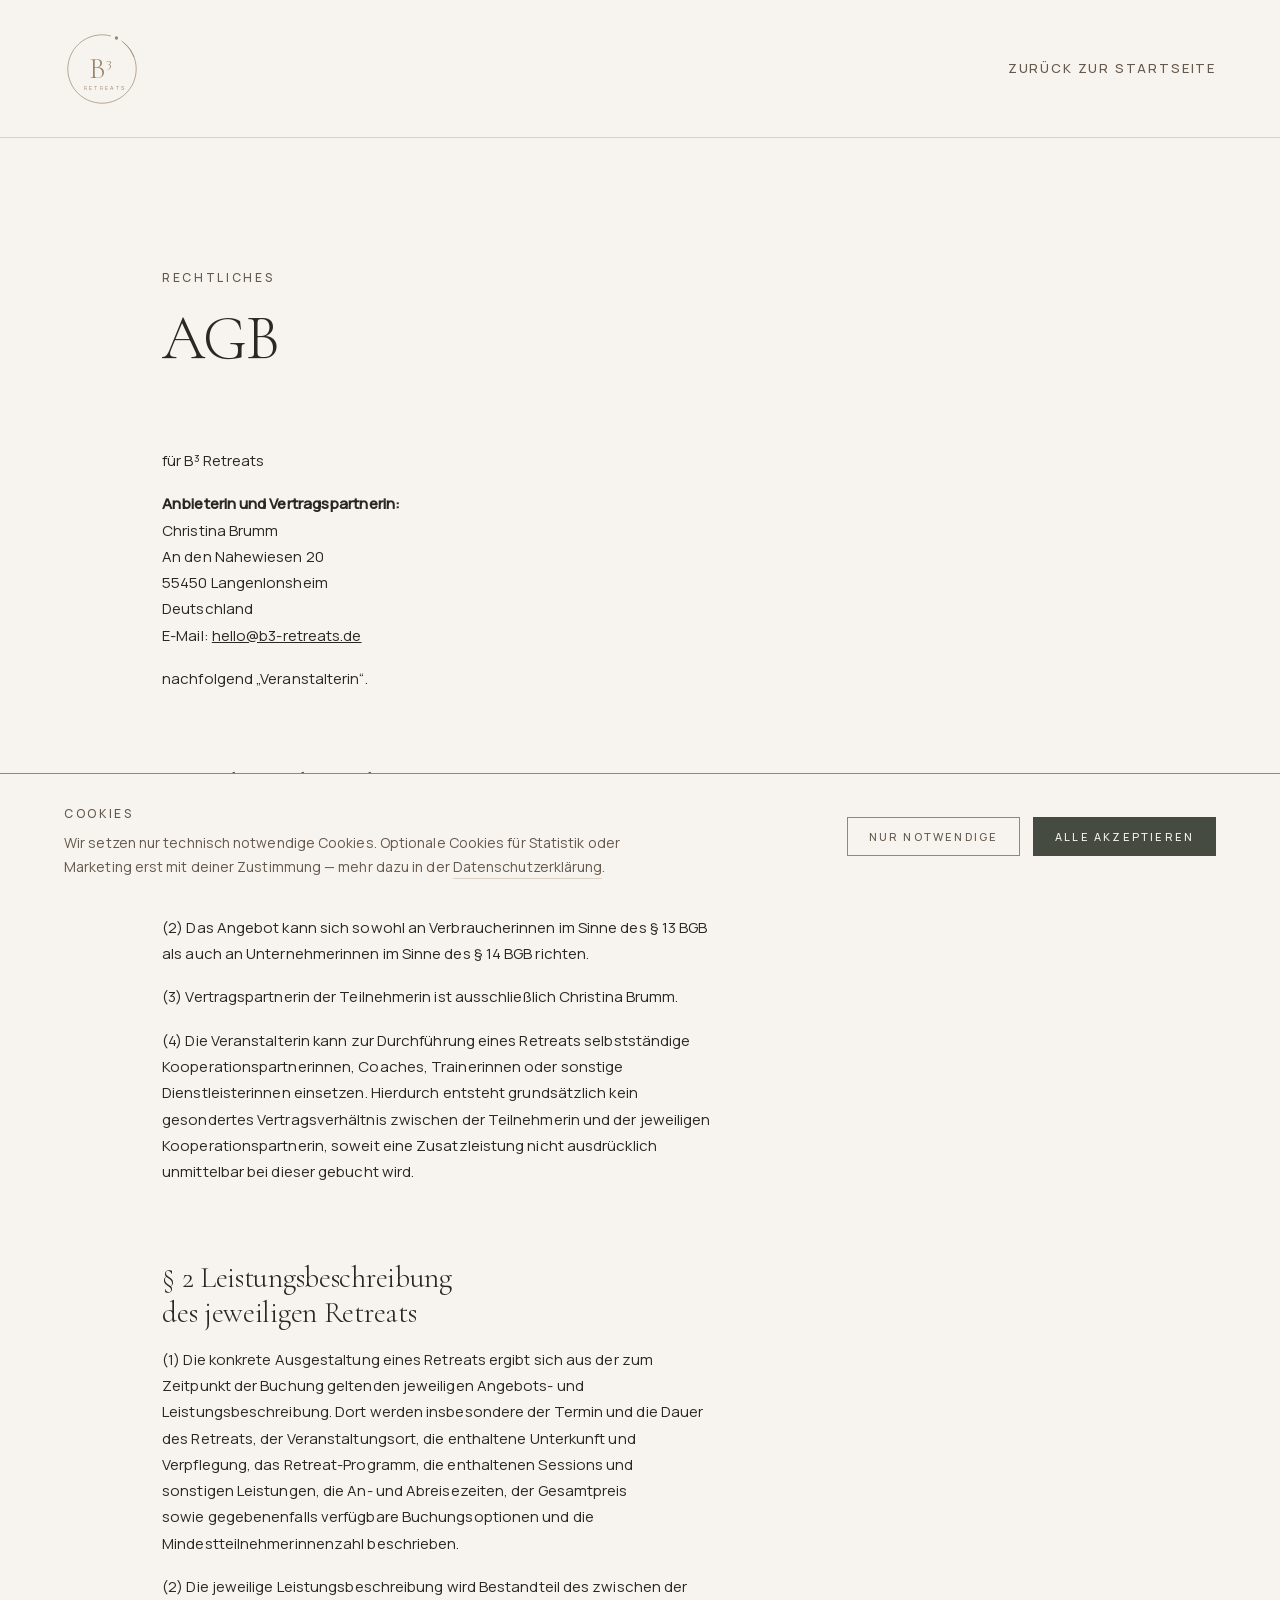
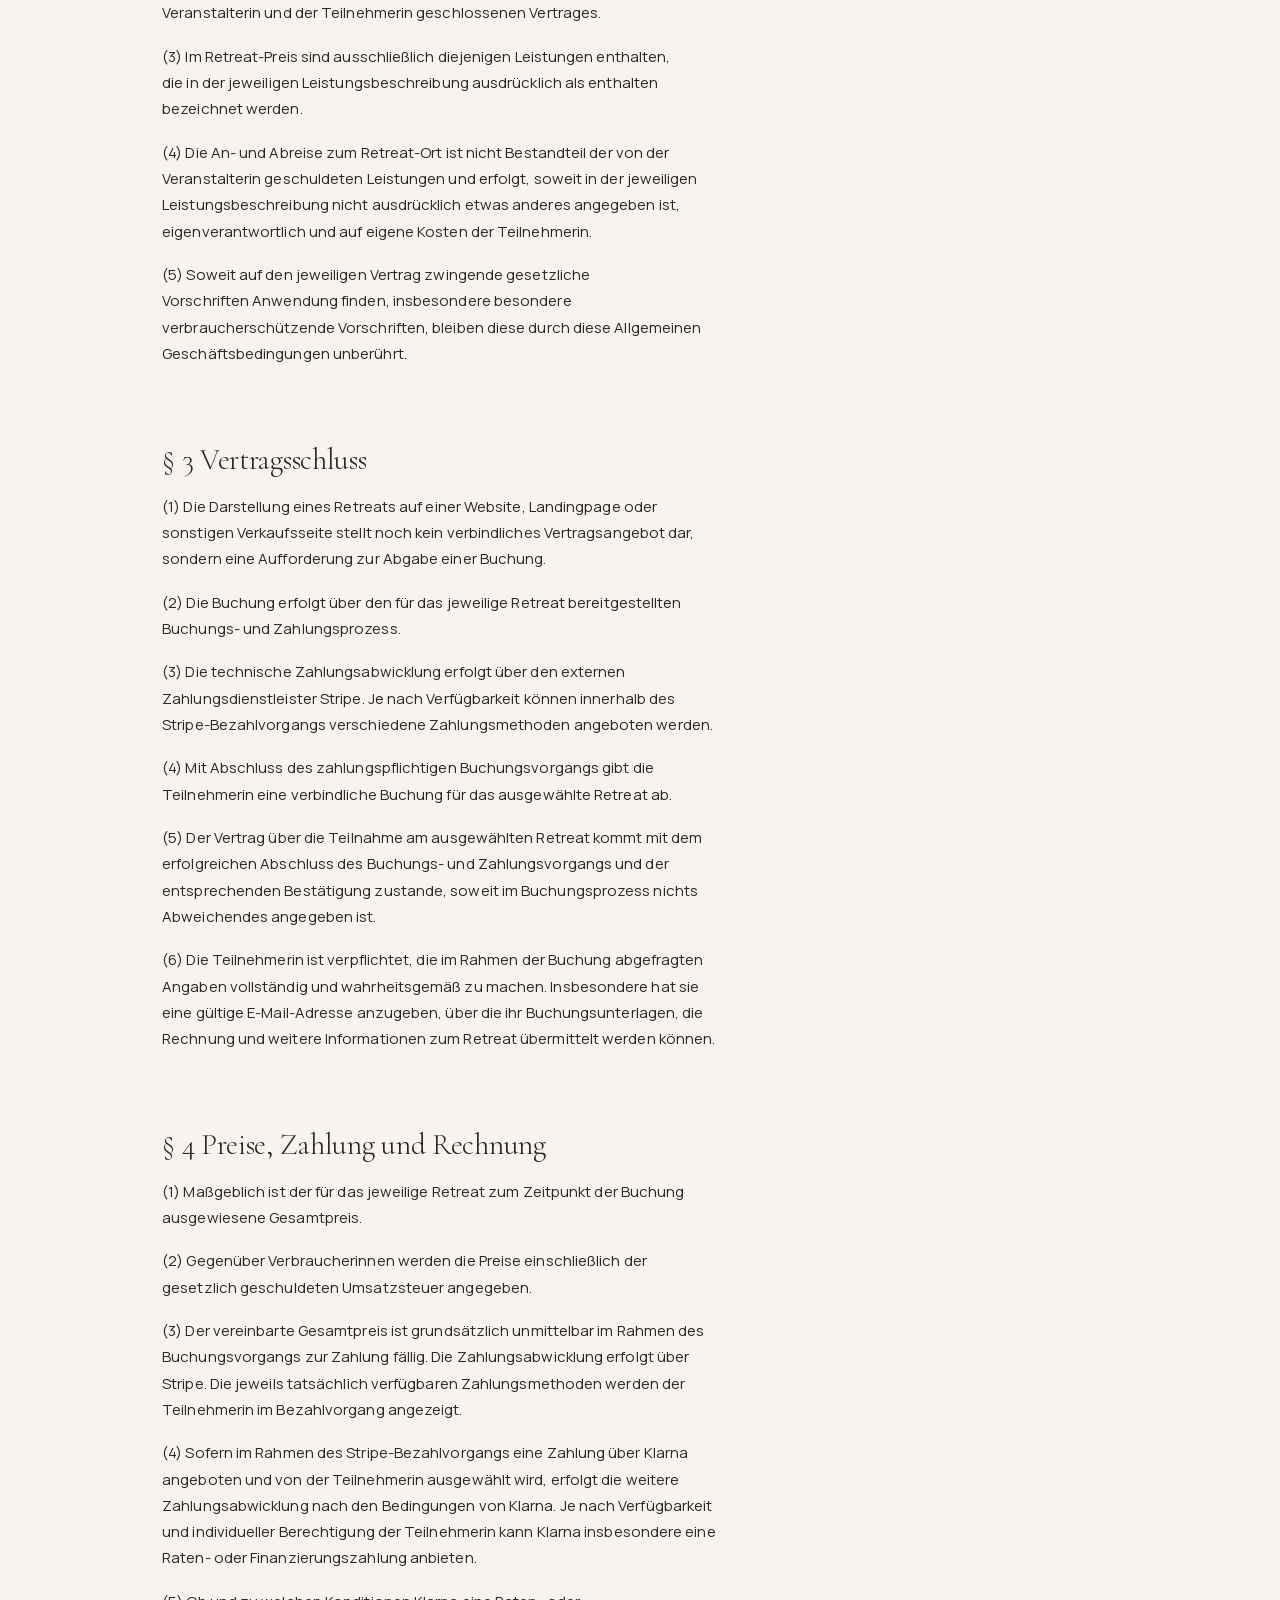
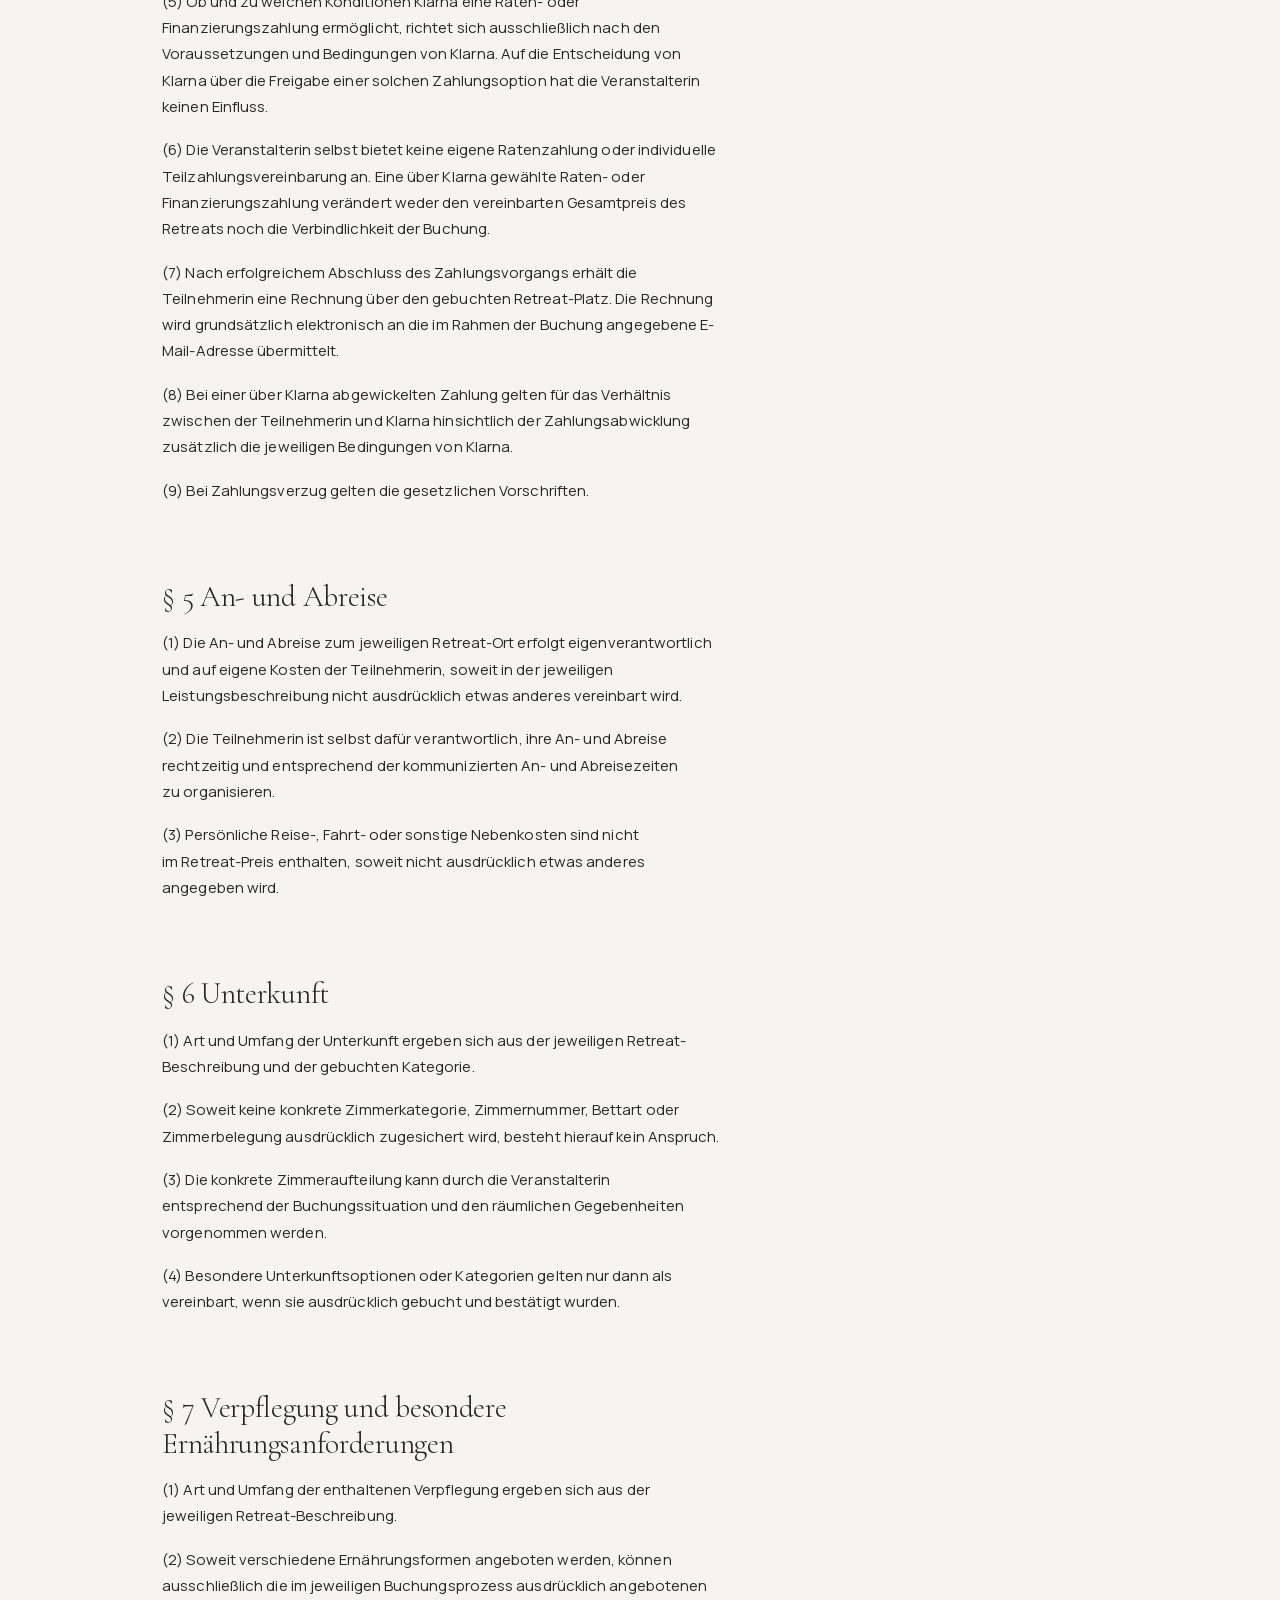
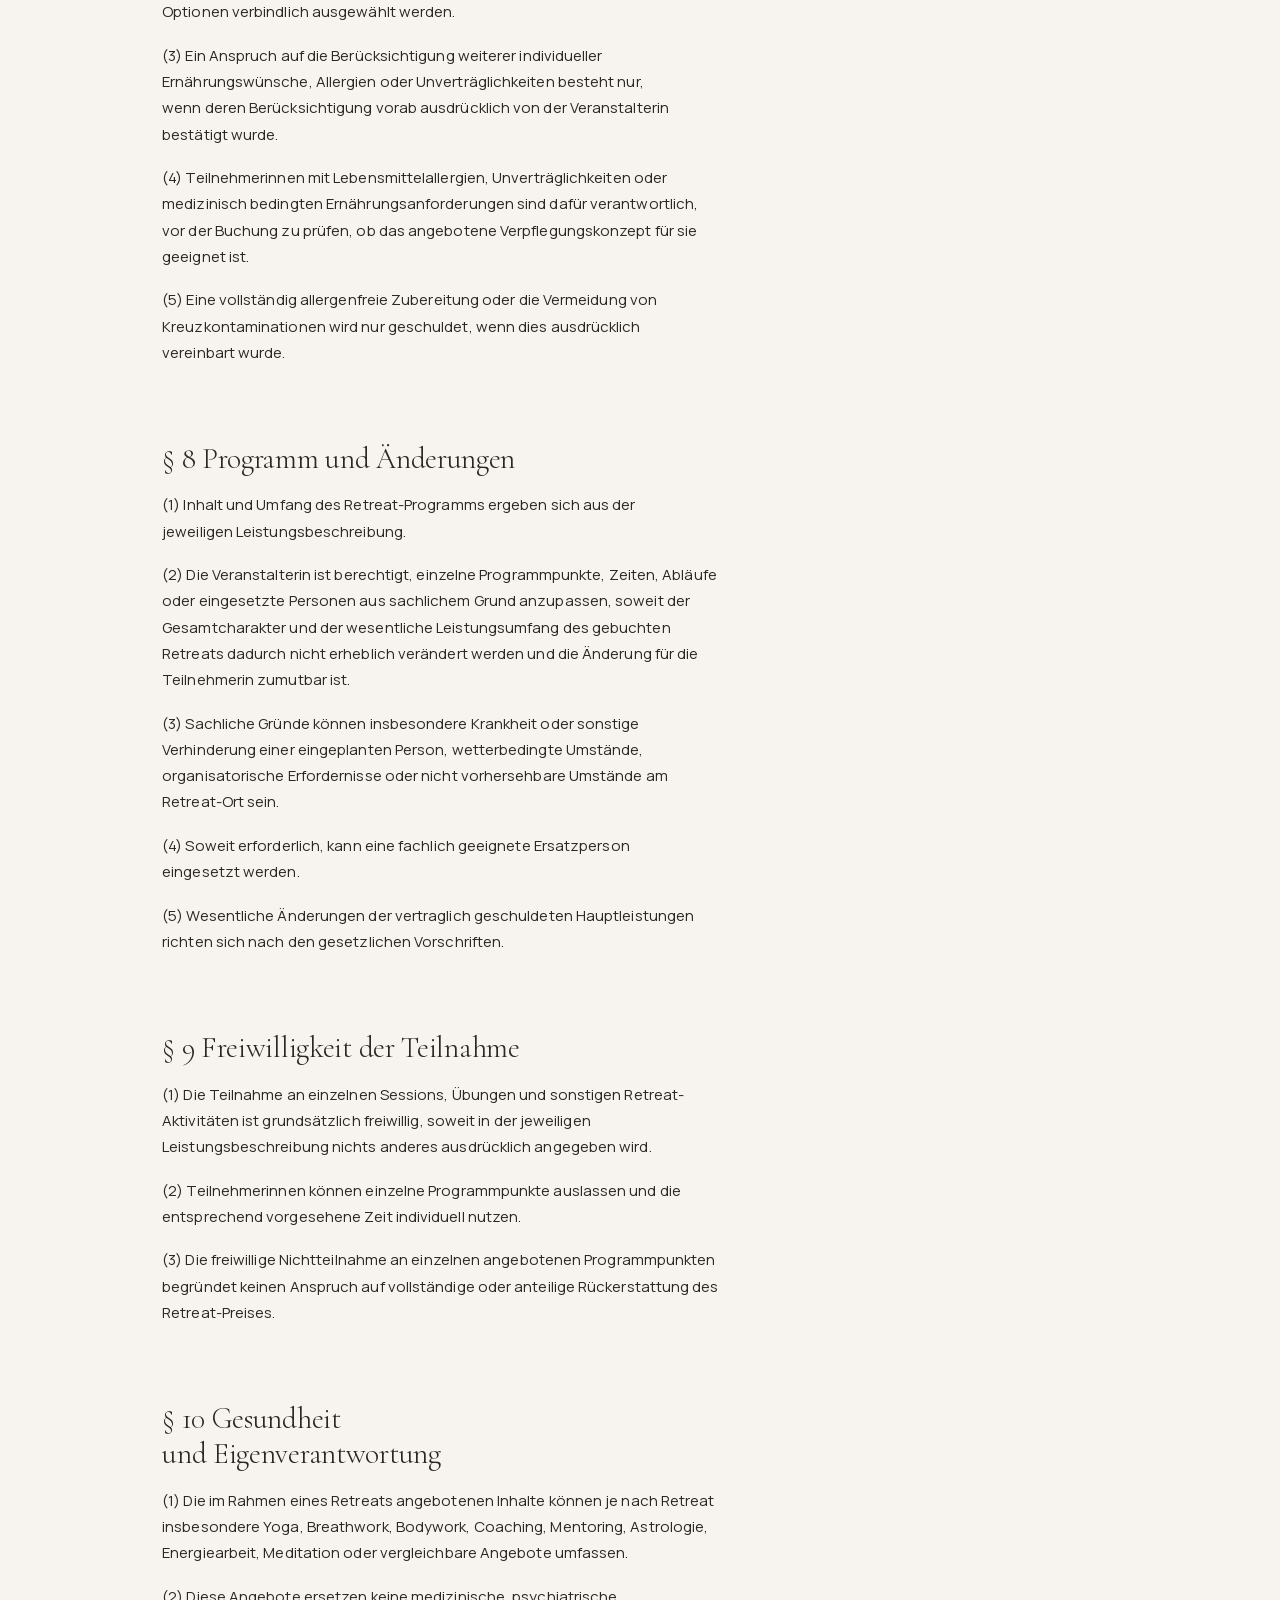
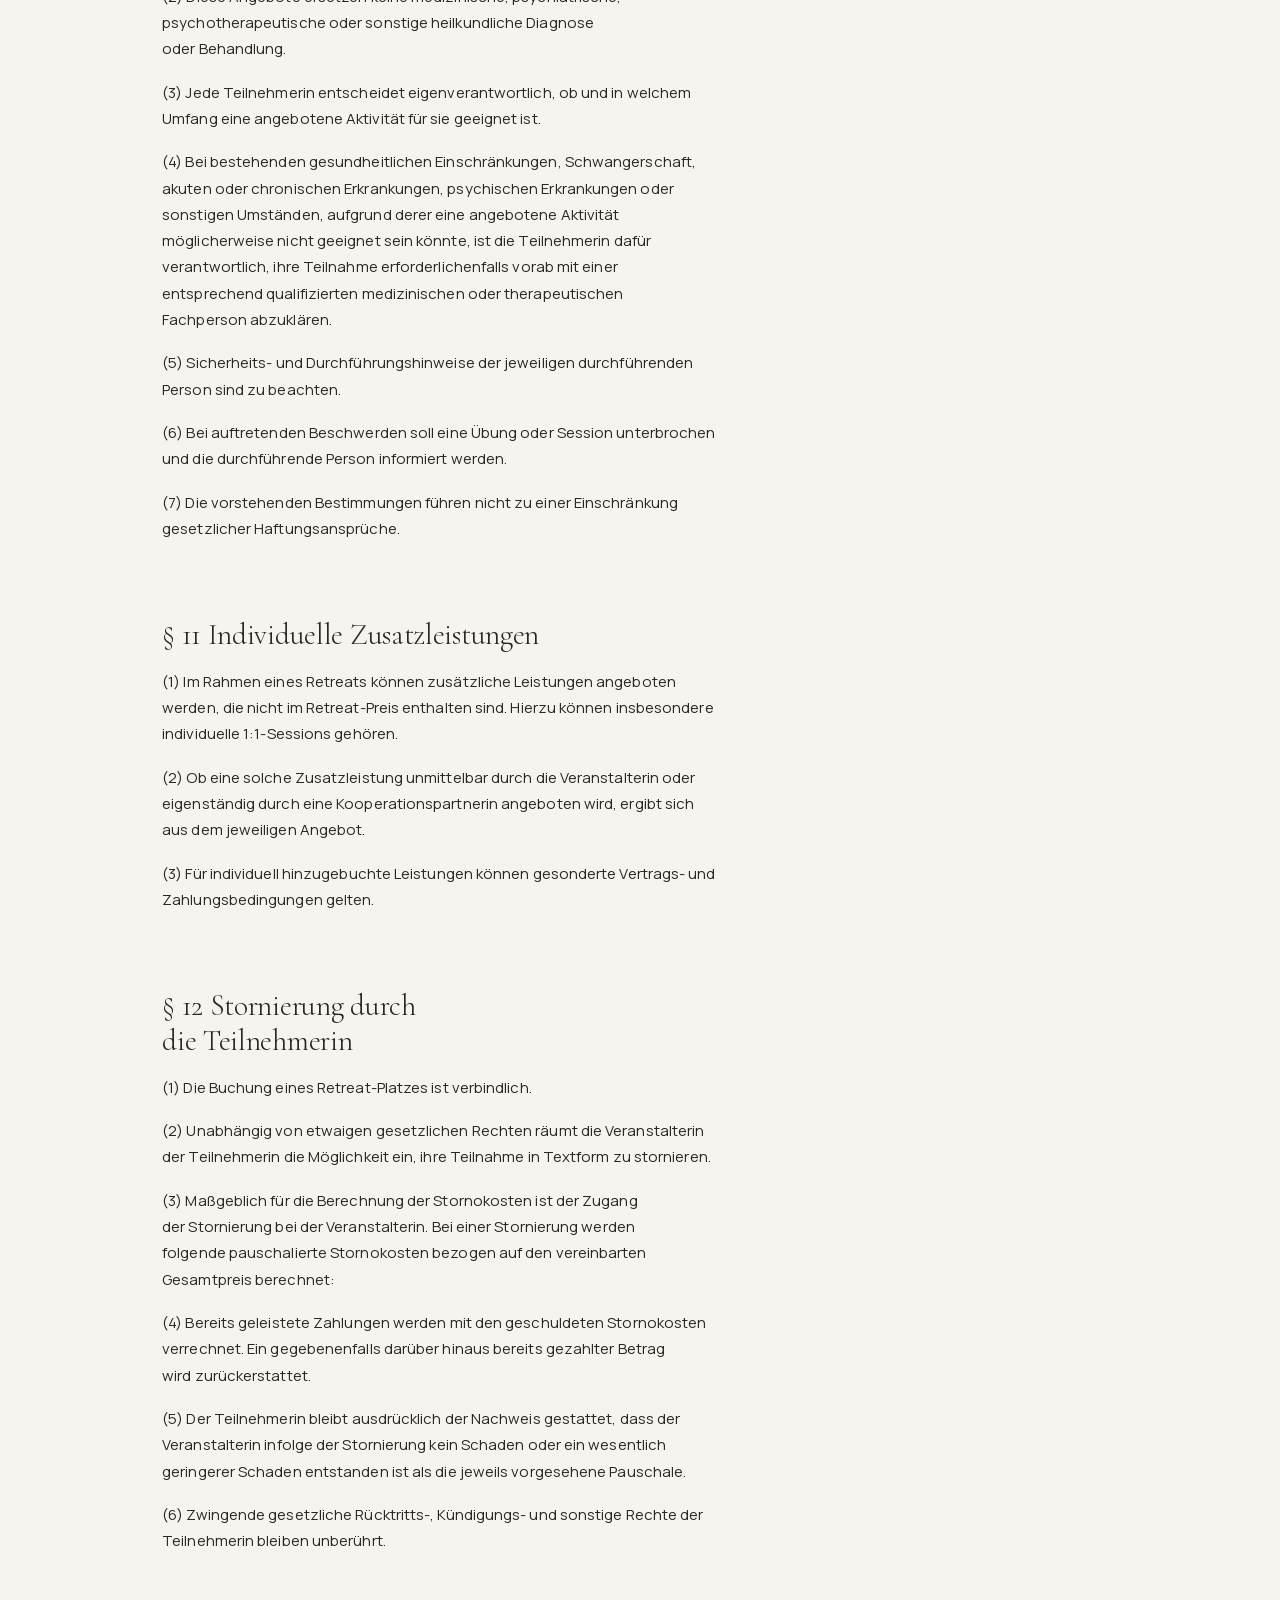
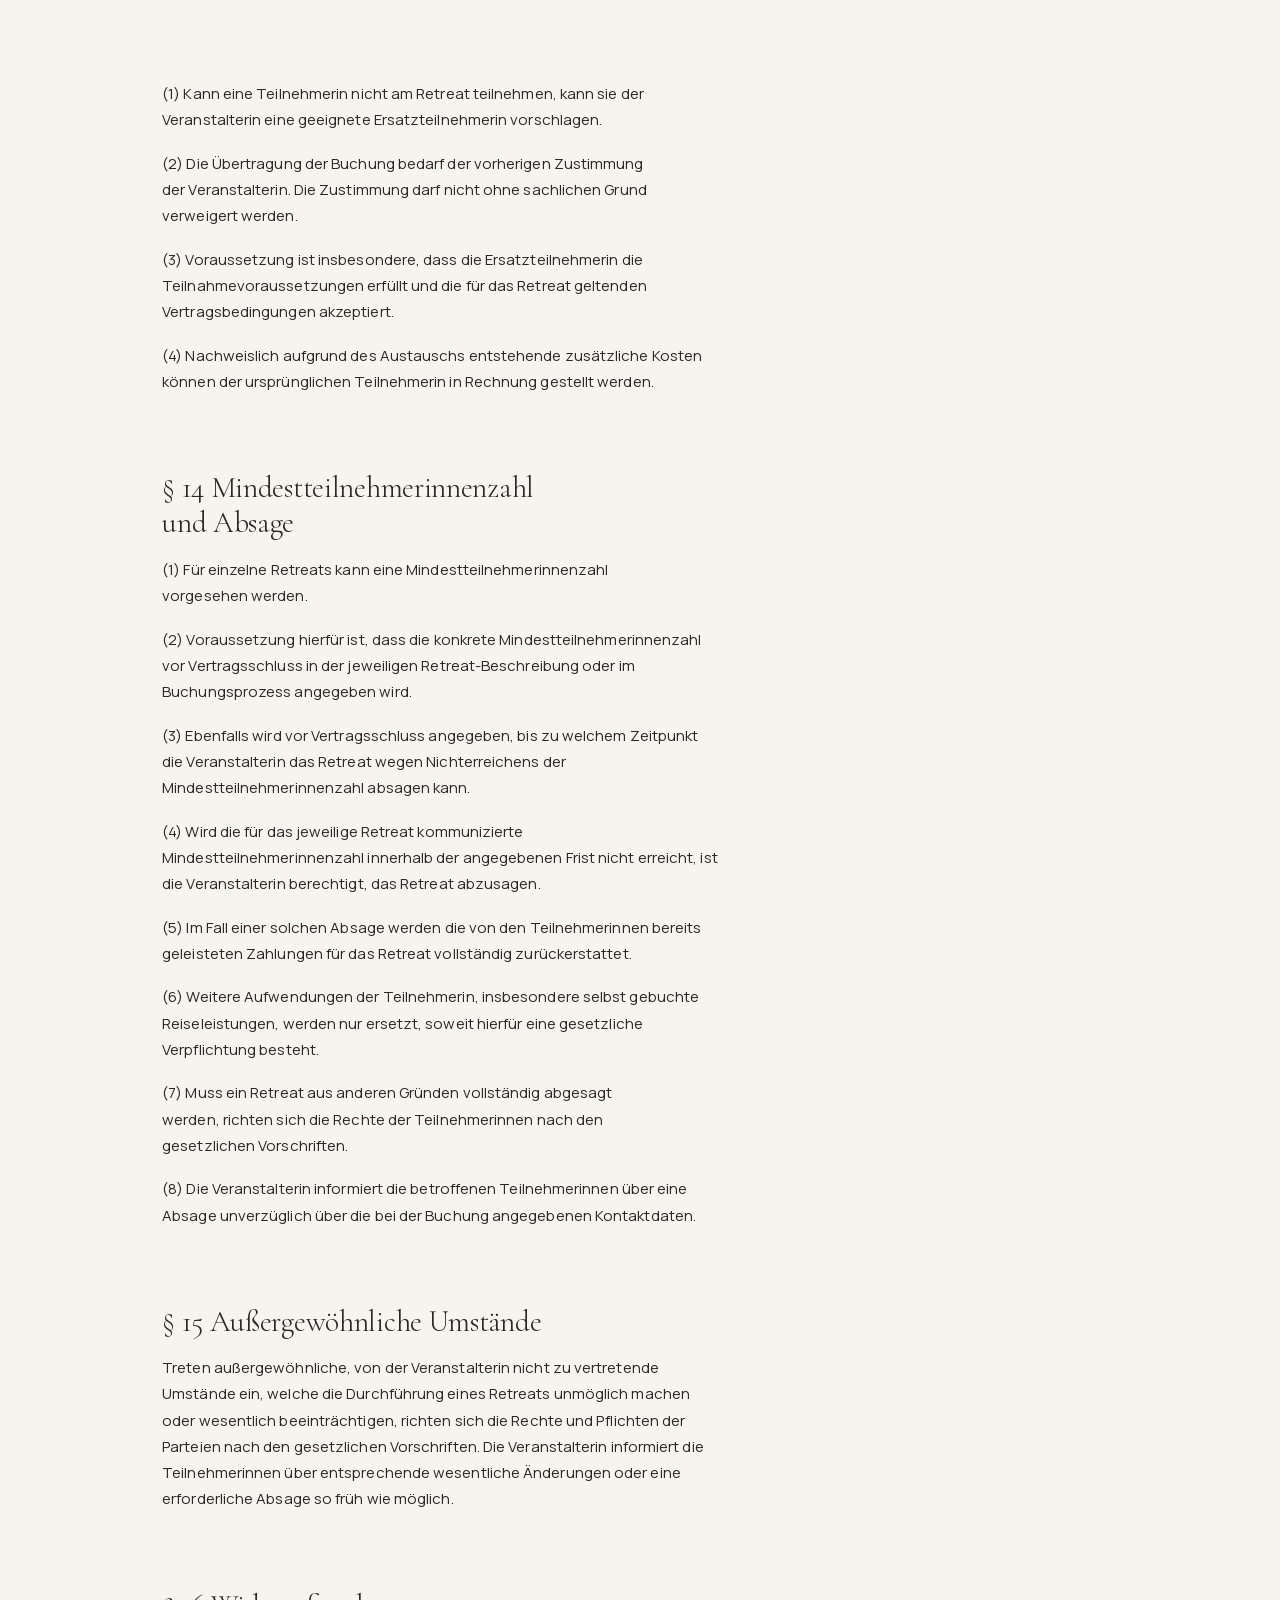
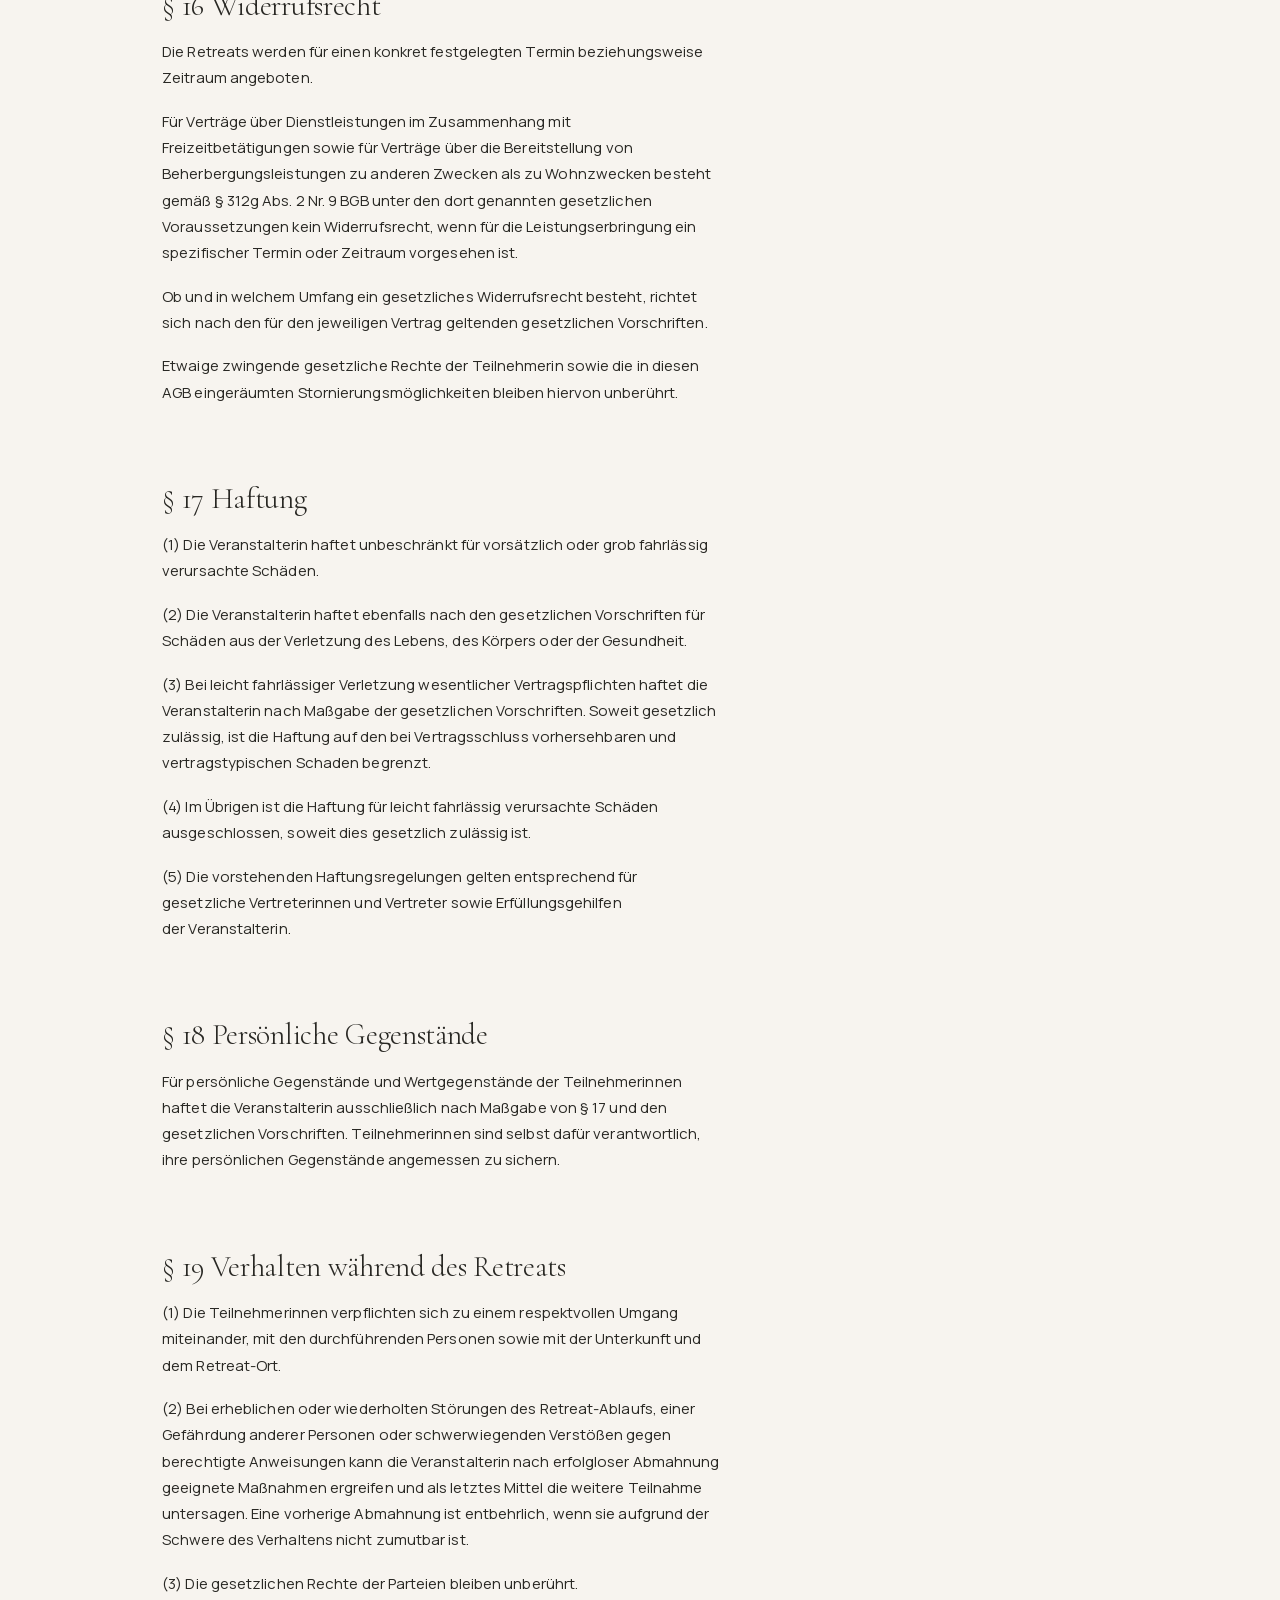
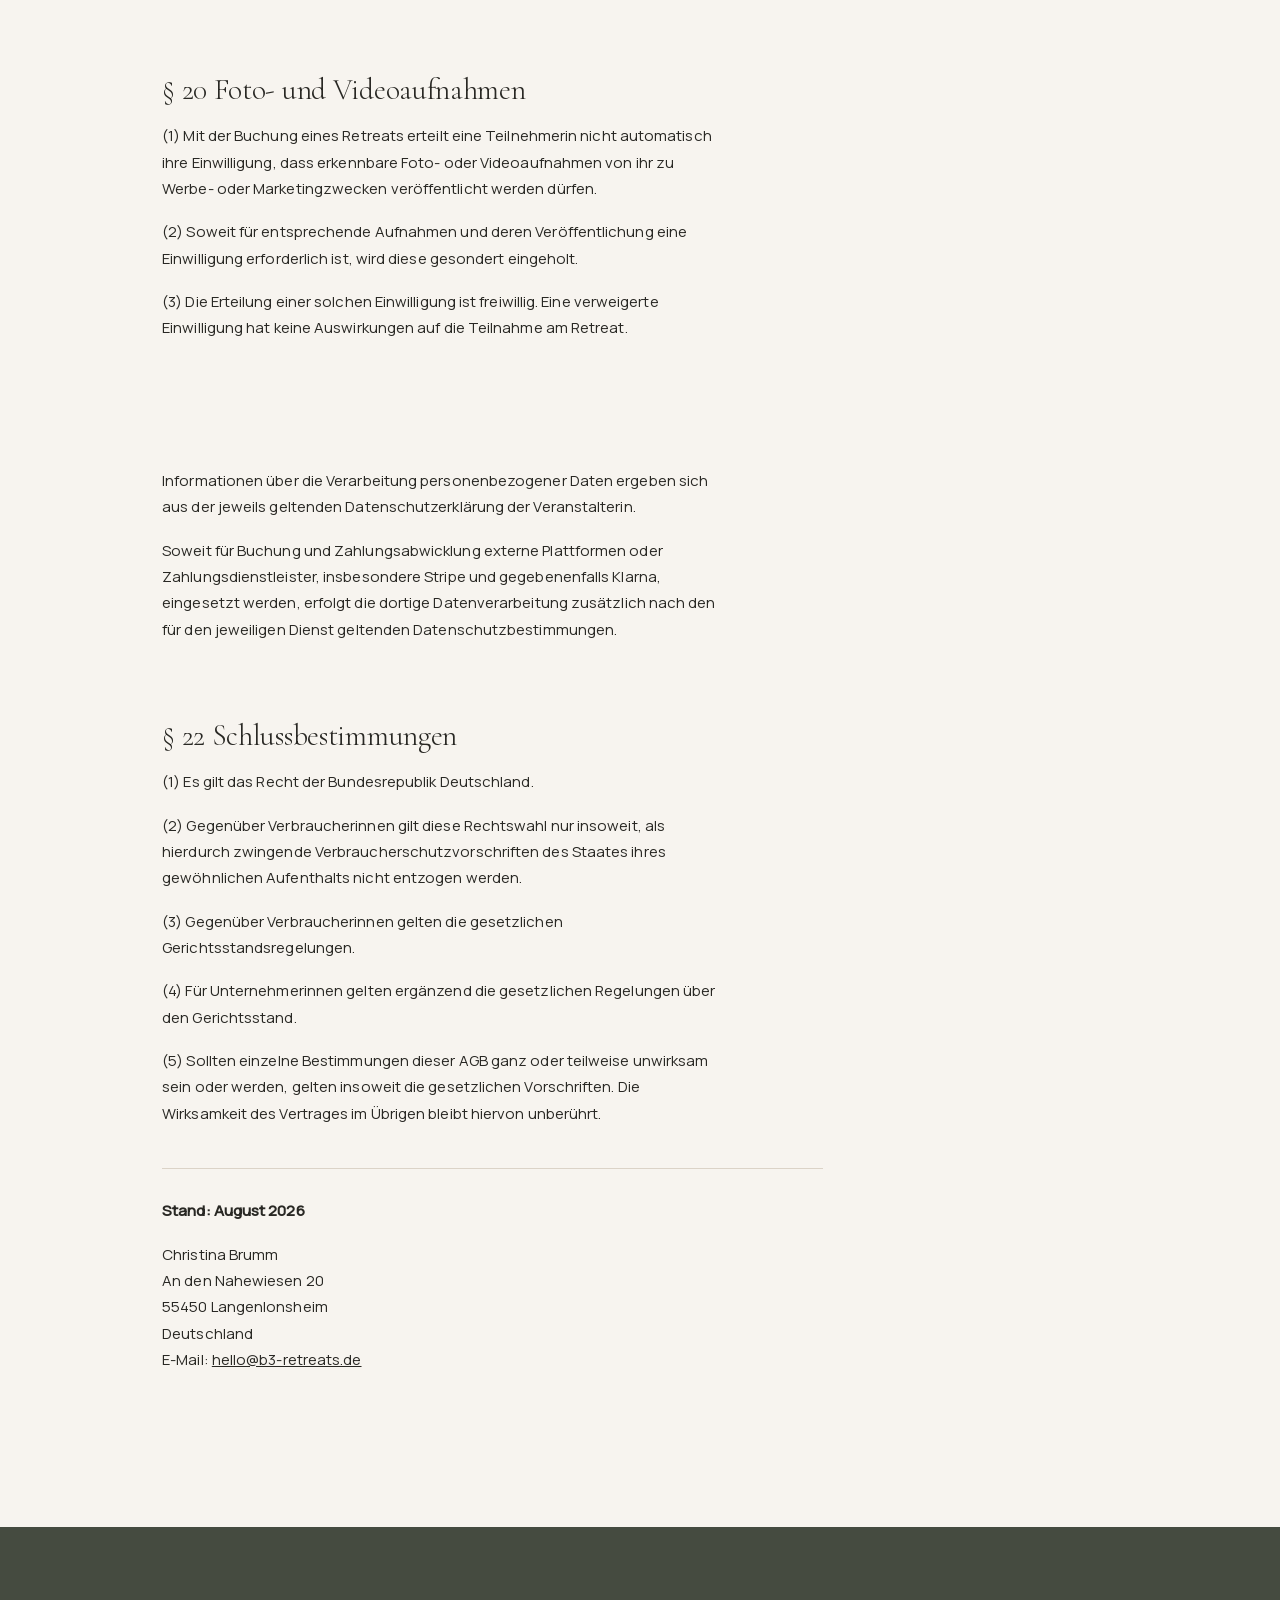
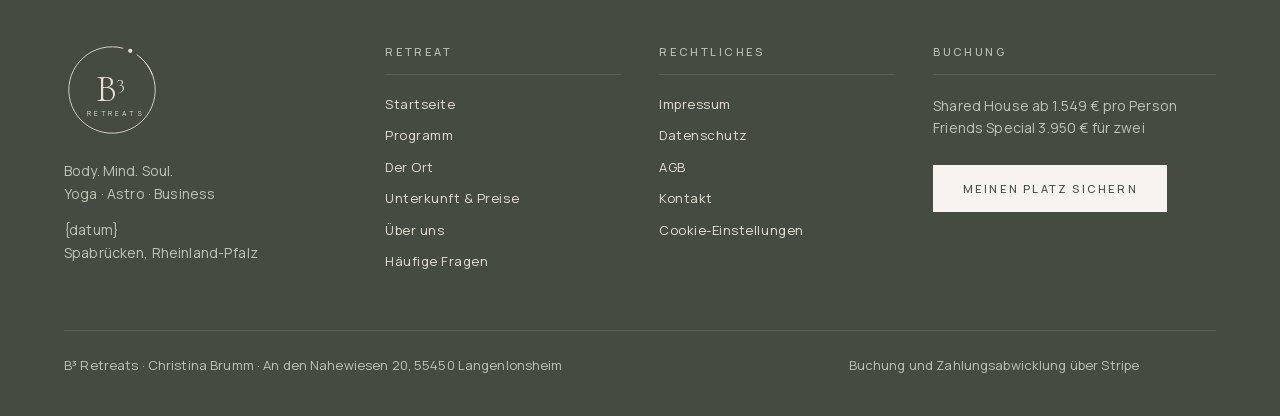
<file: agb.html>
<!DOCTYPE html>
<html lang="de">
<head>
<meta charset="utf-8">
<meta name="viewport" content="width=device-width, initial-scale=1">
<meta name="google-site-verification" content="rea52oRzw9FTP1FTqxqboVxYl6JjOcomWECNzU3VXcc">
<title>Allgemeine Geschäftsbedingungen | B³ Retreats</title>
<meta name="description" content="Allgemeine Geschäftsbedingungen für die Teilnahme an B³ Retreats.">
<meta name="robots" content="noindex, follow">
<link rel="stylesheet" href="assets/css/style.css?v=0250d423">
</head>
<body>

<svg width="0" height="0" style="position:absolute" aria-hidden="true"><defs>
  <g id="b3mark">
    <path d="M90.97 15.76 A54 54 0 1 1 73.98 7.84" fill="none" stroke="currentColor" stroke-width="1.1"/>
    <path d="M94.71 18.64 A54 54 0 0 1 110.74 41.53" fill="none" stroke="currentColor" stroke-width="1.1"/>
    <circle cx="82.82" cy="11.06" r="2.6" fill="currentColor"/>
    <text x="58" y="74" text-anchor="middle" font-size="48" fill="currentColor"
          font-family="'Cormorant Garamond', Georgia, serif" font-weight="300">B<tspan font-size="25" dy="-17">3</tspan></text>
    <text x="64.8" y="93" text-anchor="middle" font-size="8.5" fill="currentColor" letter-spacing="3.6"
          font-family="Manrope, system-ui, sans-serif" font-weight="400">RETREATS</text>
  </g>
</defs></svg>

<header class="site-head site-head--solid">
  <div class="wrap site-head__in">
    <a href="/" aria-label="B³ Retreats – Startseite">
      <svg class="mark" viewBox="0 0 120 120" width="76" height="76"><use href="#b3mark"/></svg>
    </a>
    <nav class="site-nav">
      <a href="/">Zurück zur Startseite</a>
    </nav>
  </div>
</header>

<main class="legal band-ivory">
  <div class="wrap grid">
    <div class="legal__head">
      <p class="eyebrow">Rechtliches</p>
      <h1>AGB</h1>
    </div>
    <div class="legal__body">
<p>für B³ Retreats</p>
<p><strong>Anbieterin und Vertragspartnerin:</strong><br>
Christina Brumm<br>
An den Nahewiesen 20<br>
55450 Langenlonsheim<br>
Deutschland<br>
E-Mail: <a href="mailto:hello@b3-retreats.de">hello@b3-retreats.de</a></p>
<p>nachfolgend „Veranstalterin“.</p>
<h2 id="1-geltungsbereich">§ 1 Geltungsbereich</h2>
<p>(1) Diese Allgemeinen Geschäftsbedingungen gelten für Verträge über die Teilnahme an Retreats,
die von Christina Brumm insbesondere unter der Bezeichnung „B³ Retreats“ angeboten werden.</p>
<p>(2) Das Angebot kann sich sowohl an Verbraucherinnen im Sinne des § 13 BGB
als auch an Unternehmerinnen im Sinne des § 14 BGB richten.</p>
<p>(3) Vertragspartnerin der Teilnehmerin ist ausschließlich Christina Brumm.</p>
<p>(4) Die Veranstalterin kann zur Durchführung eines Retreats selbstständige
Kooperationspartnerinnen, Coaches, Trainerinnen oder sonstige Dienstleisterinnen einsetzen.
Hierdurch entsteht grundsätzlich kein gesondertes Vertragsverhältnis zwischen der Teilnehmerin
und der jeweiligen Kooperationspartnerin, soweit eine Zusatzleistung nicht ausdrücklich
unmittelbar bei dieser gebucht wird.</p>
<h2 id="2-leistungsbeschreibung-des-jeweiligen-retreats">§ 2 Leistungsbeschreibung des jeweiligen Retreats</h2>
<p>(1) Die konkrete Ausgestaltung eines Retreats ergibt sich aus der zum Zeitpunkt der Buchung
geltenden jeweiligen Angebots- und Leistungsbeschreibung. Dort werden insbesondere der Termin
und die Dauer des Retreats, der Veranstaltungsort, die enthaltene Unterkunft und Verpflegung,
das Retreat-Programm, die enthaltenen Sessions und sonstigen Leistungen, die An- und Abreisezeiten,
der Gesamtpreis sowie gegebenenfalls verfügbare Buchungsoptionen und die Mindestteilnehmerinnenzahl
beschrieben.</p>
<p>(2) Die jeweilige Leistungsbeschreibung wird Bestandteil des zwischen der Veranstalterin und
der Teilnehmerin geschlossenen Vertrages.</p>
<p>(3) Im Retreat-Preis sind ausschließlich diejenigen Leistungen enthalten, die in der jeweiligen
Leistungsbeschreibung ausdrücklich als enthalten bezeichnet werden.</p>
<p>(4) Die An- und Abreise zum Retreat-Ort ist nicht Bestandteil der von der Veranstalterin
geschuldeten Leistungen und erfolgt, soweit in der jeweiligen Leistungsbeschreibung nicht
ausdrücklich etwas anderes angegeben ist, eigenverantwortlich und auf eigene Kosten der Teilnehmerin.</p>
<p>(5) Soweit auf den jeweiligen Vertrag zwingende gesetzliche Vorschriften Anwendung finden,
insbesondere besondere verbraucherschützende Vorschriften, bleiben diese durch diese
Allgemeinen Geschäftsbedingungen unberührt.</p>
<h2 id="3-vertragsschluss">§ 3 Vertragsschluss</h2>
<p>(1) Die Darstellung eines Retreats auf einer Website, Landingpage oder sonstigen Verkaufsseite
stellt noch kein verbindliches Vertragsangebot dar, sondern eine Aufforderung zur Abgabe einer Buchung.</p>
<p>(2) Die Buchung erfolgt über den für das jeweilige Retreat bereitgestellten Buchungs- und Zahlungsprozess.</p>
<p>(3) Die technische Zahlungsabwicklung erfolgt über den externen Zahlungsdienstleister Stripe.
Je nach Verfügbarkeit können innerhalb des Stripe-Bezahlvorgangs verschiedene Zahlungsmethoden
angeboten werden.</p>
<p>(4) Mit Abschluss des zahlungspflichtigen Buchungsvorgangs gibt die Teilnehmerin eine verbindliche
Buchung für das ausgewählte Retreat ab.</p>
<p>(5) Der Vertrag über die Teilnahme am ausgewählten Retreat kommt mit dem erfolgreichen Abschluss
des Buchungs- und Zahlungsvorgangs und der entsprechenden Bestätigung zustande, soweit im
Buchungsprozess nichts Abweichendes angegeben ist.</p>
<p>(6) Die Teilnehmerin ist verpflichtet, die im Rahmen der Buchung abgefragten Angaben vollständig
und wahrheitsgemäß zu machen. Insbesondere hat sie eine gültige E-Mail-Adresse anzugeben, über die
ihr Buchungsunterlagen, die Rechnung und weitere Informationen zum Retreat übermittelt werden können.</p>
<h2 id="4-preise-zahlung-und-rechnung">§ 4 Preise, Zahlung und Rechnung</h2>
<p>(1) Maßgeblich ist der für das jeweilige Retreat zum Zeitpunkt der Buchung ausgewiesene Gesamtpreis.</p>
<p>(2) Gegenüber Verbraucherinnen werden die Preise einschließlich der gesetzlich geschuldeten
Umsatzsteuer angegeben.</p>
<p>(3) Der vereinbarte Gesamtpreis ist grundsätzlich unmittelbar im Rahmen des Buchungsvorgangs zur
Zahlung fällig. Die Zahlungsabwicklung erfolgt über Stripe. Die jeweils tatsächlich verfügbaren
Zahlungsmethoden werden der Teilnehmerin im Bezahlvorgang angezeigt.</p>
<p>(4) Sofern im Rahmen des Stripe-Bezahlvorgangs eine Zahlung über Klarna angeboten und von der
Teilnehmerin ausgewählt wird, erfolgt die weitere Zahlungsabwicklung nach den Bedingungen von Klarna.
Je nach Verfügbarkeit und individueller Berechtigung der Teilnehmerin kann Klarna insbesondere eine
Raten- oder Finanzierungszahlung anbieten.</p>
<p>(5) Ob und zu welchen Konditionen Klarna eine Raten- oder Finanzierungszahlung ermöglicht, richtet
sich ausschließlich nach den Voraussetzungen und Bedingungen von Klarna. Auf die Entscheidung von
Klarna über die Freigabe einer solchen Zahlungsoption hat die Veranstalterin keinen Einfluss.</p>
<p>(6) Die Veranstalterin selbst bietet keine eigene Ratenzahlung oder individuelle Teilzahlungsvereinbarung
an. Eine über Klarna gewählte Raten- oder Finanzierungszahlung verändert weder den vereinbarten
Gesamtpreis des Retreats noch die Verbindlichkeit der Buchung.</p>
<p>(7) Nach erfolgreichem Abschluss des Zahlungsvorgangs erhält die Teilnehmerin eine Rechnung über den
gebuchten Retreat-Platz. Die Rechnung wird grundsätzlich elektronisch an die im Rahmen der Buchung
angegebene E-Mail-Adresse übermittelt.</p>
<p>(8) Bei einer über Klarna abgewickelten Zahlung gelten für das Verhältnis zwischen der Teilnehmerin
und Klarna hinsichtlich der Zahlungsabwicklung zusätzlich die jeweiligen Bedingungen von Klarna.</p>
<p>(9) Bei Zahlungsverzug gelten die gesetzlichen Vorschriften.</p>
<h2 id="5-an-und-abreise">§ 5 An- und Abreise</h2>
<p>(1) Die An- und Abreise zum jeweiligen Retreat-Ort erfolgt eigenverantwortlich und auf eigene Kosten
der Teilnehmerin, soweit in der jeweiligen Leistungsbeschreibung nicht ausdrücklich etwas anderes
vereinbart wird.</p>
<p>(2) Die Teilnehmerin ist selbst dafür verantwortlich, ihre An- und Abreise rechtzeitig und entsprechend
der kommunizierten An- und Abreisezeiten zu organisieren.</p>
<p>(3) Persönliche Reise-, Fahrt- oder sonstige Nebenkosten sind nicht im Retreat-Preis enthalten,
soweit nicht ausdrücklich etwas anderes angegeben wird.</p>
<h2 id="6-unterkunft">§ 6 Unterkunft</h2>
<p>(1) Art und Umfang der Unterkunft ergeben sich aus der jeweiligen Retreat-Beschreibung und der
gebuchten Kategorie.</p>
<p>(2) Soweit keine konkrete Zimmerkategorie, Zimmernummer, Bettart oder Zimmerbelegung ausdrücklich
zugesichert wird, besteht hierauf kein Anspruch.</p>
<p>(3) Die konkrete Zimmeraufteilung kann durch die Veranstalterin entsprechend der Buchungssituation
und den räumlichen Gegebenheiten vorgenommen werden.</p>
<p>(4) Besondere Unterkunftsoptionen oder Kategorien gelten nur dann als vereinbart, wenn sie ausdrücklich
gebucht und bestätigt wurden.</p>
<h2 id="7-verpflegung-und-besondere-ernaehrungsanforderu">§ 7 Verpflegung und besondere Ernährungsanforderungen</h2>
<p>(1) Art und Umfang der enthaltenen Verpflegung ergeben sich aus der jeweiligen Retreat-Beschreibung.</p>
<p>(2) Soweit verschiedene Ernährungsformen angeboten werden, können ausschließlich die im jeweiligen
Buchungsprozess ausdrücklich angebotenen Optionen verbindlich ausgewählt werden.</p>
<p>(3) Ein Anspruch auf die Berücksichtigung weiterer individueller Ernährungswünsche, Allergien oder
Unverträglichkeiten besteht nur, wenn deren Berücksichtigung vorab ausdrücklich von der Veranstalterin
bestätigt wurde.</p>
<p>(4) Teilnehmerinnen mit Lebensmittelallergien, Unverträglichkeiten oder medizinisch bedingten
Ernährungsanforderungen sind dafür verantwortlich, vor der Buchung zu prüfen, ob das angebotene
Verpflegungskonzept für sie geeignet ist.</p>
<p>(5) Eine vollständig allergenfreie Zubereitung oder die Vermeidung von Kreuzkontaminationen wird nur
geschuldet, wenn dies ausdrücklich vereinbart wurde.</p>
<h2 id="8-programm-und-aenderungen">§ 8 Programm und Änderungen</h2>
<p>(1) Inhalt und Umfang des Retreat-Programms ergeben sich aus der jeweiligen Leistungsbeschreibung.</p>
<p>(2) Die Veranstalterin ist berechtigt, einzelne Programmpunkte, Zeiten, Abläufe oder eingesetzte Personen
aus sachlichem Grund anzupassen, soweit der Gesamtcharakter und der wesentliche Leistungsumfang des
gebuchten Retreats dadurch nicht erheblich verändert werden und die Änderung für die Teilnehmerin
zumutbar ist.</p>
<p>(3) Sachliche Gründe können insbesondere Krankheit oder sonstige Verhinderung einer eingeplanten Person,
wetterbedingte Umstände, organisatorische Erfordernisse oder nicht vorhersehbare Umstände am Retreat-Ort sein.</p>
<p>(4) Soweit erforderlich, kann eine fachlich geeignete Ersatzperson eingesetzt werden.</p>
<p>(5) Wesentliche Änderungen der vertraglich geschuldeten Hauptleistungen richten sich nach den
gesetzlichen Vorschriften.</p>
<h2 id="9-freiwilligkeit-der-teilnahme">§ 9 Freiwilligkeit der Teilnahme</h2>
<p>(1) Die Teilnahme an einzelnen Sessions, Übungen und sonstigen Retreat-Aktivitäten ist grundsätzlich
freiwillig, soweit in der jeweiligen Leistungsbeschreibung nichts anderes ausdrücklich angegeben wird.</p>
<p>(2) Teilnehmerinnen können einzelne Programmpunkte auslassen und die entsprechend vorgesehene Zeit
individuell nutzen.</p>
<p>(3) Die freiwillige Nichtteilnahme an einzelnen angebotenen Programmpunkten begründet keinen Anspruch
auf vollständige oder anteilige Rückerstattung des Retreat-Preises.</p>
<h2 id="10-gesundheit-und-eigenverantwortung">§ 10 Gesundheit und Eigenverantwortung</h2>
<p>(1) Die im Rahmen eines Retreats angebotenen Inhalte können je nach Retreat insbesondere Yoga, Breathwork,
Bodywork, Coaching, Mentoring, Astrologie, Energiearbeit, Meditation oder vergleichbare Angebote umfassen.</p>
<p>(2) Diese Angebote ersetzen keine medizinische, psychiatrische, psychotherapeutische oder sonstige
heilkundliche Diagnose oder Behandlung.</p>
<p>(3) Jede Teilnehmerin entscheidet eigenverantwortlich, ob und in welchem Umfang eine angebotene Aktivität
für sie geeignet ist.</p>
<p>(4) Bei bestehenden gesundheitlichen Einschränkungen, Schwangerschaft, akuten oder chronischen Erkrankungen,
psychischen Erkrankungen oder sonstigen Umständen, aufgrund derer eine angebotene Aktivität möglicherweise
nicht geeignet sein könnte, ist die Teilnehmerin dafür verantwortlich, ihre Teilnahme erforderlichenfalls
vorab mit einer entsprechend qualifizierten medizinischen oder therapeutischen Fachperson abzuklären.</p>
<p>(5) Sicherheits- und Durchführungshinweise der jeweiligen durchführenden Person sind zu beachten.</p>
<p>(6) Bei auftretenden Beschwerden soll eine Übung oder Session unterbrochen und die durchführende Person
informiert werden.</p>
<p>(7) Die vorstehenden Bestimmungen führen nicht zu einer Einschränkung gesetzlicher Haftungsansprüche.</p>
<h2 id="11-individuelle-zusatzleistungen">§ 11 Individuelle Zusatzleistungen</h2>
<p>(1) Im Rahmen eines Retreats können zusätzliche Leistungen angeboten werden, die nicht im Retreat-Preis
enthalten sind. Hierzu können insbesondere individuelle 1:1-Sessions gehören.</p>
<p>(2) Ob eine solche Zusatzleistung unmittelbar durch die Veranstalterin oder eigenständig durch eine
Kooperationspartnerin angeboten wird, ergibt sich aus dem jeweiligen Angebot.</p>
<p>(3) Für individuell hinzugebuchte Leistungen können gesonderte Vertrags- und Zahlungsbedingungen gelten.</p>
<h2 id="12-stornierung-durch-die-teilnehmerin">§ 12 Stornierung durch die Teilnehmerin</h2>
<p>(1) Die Buchung eines Retreat-Platzes ist verbindlich.</p>
<p>(2) Unabhängig von etwaigen gesetzlichen Rechten räumt die Veranstalterin der Teilnehmerin die Möglichkeit ein,
ihre Teilnahme in Textform zu stornieren.</p>
<p>(3) Maßgeblich für die Berechnung der Stornokosten ist der Zugang der Stornierung bei der Veranstalterin.
Bei einer Stornierung werden folgende pauschalierte Stornokosten bezogen auf den vereinbarten Gesamtpreis berechnet:</p>
<p>(4) Bereits geleistete Zahlungen werden mit den geschuldeten Stornokosten verrechnet.
Ein gegebenenfalls darüber hinaus bereits gezahlter Betrag wird zurückerstattet.</p>
<p>(5) Der Teilnehmerin bleibt ausdrücklich der Nachweis gestattet, dass der Veranstalterin infolge der
Stornierung kein Schaden oder ein wesentlich geringerer Schaden entstanden ist als die jeweils vorgesehene Pauschale.</p>
<p>(6) Zwingende gesetzliche Rücktritts-, Kündigungs- und sonstige Rechte der Teilnehmerin bleiben unberührt.</p>
<h2 id="13-ersatzteilnehmerin">§ 13 Ersatzteilnehmerin</h2>
<p>(1) Kann eine Teilnehmerin nicht am Retreat teilnehmen, kann sie der Veranstalterin eine geeignete
Ersatzteilnehmerin vorschlagen.</p>
<p>(2) Die Übertragung der Buchung bedarf der vorherigen Zustimmung der Veranstalterin.
Die Zustimmung darf nicht ohne sachlichen Grund verweigert werden.</p>
<p>(3) Voraussetzung ist insbesondere, dass die Ersatzteilnehmerin die Teilnahmevoraussetzungen erfüllt
und die für das Retreat geltenden Vertragsbedingungen akzeptiert.</p>
<p>(4) Nachweislich aufgrund des Austauschs entstehende zusätzliche Kosten können der ursprünglichen
Teilnehmerin in Rechnung gestellt werden.</p>
<h2 id="14-mindestteilnehmerinnenzahl-und-absage">§ 14 Mindestteilnehmerinnenzahl und Absage</h2>
<p>(1) Für einzelne Retreats kann eine Mindestteilnehmerinnenzahl vorgesehen werden.</p>
<p>(2) Voraussetzung hierfür ist, dass die konkrete Mindestteilnehmerinnenzahl vor Vertragsschluss in der
jeweiligen Retreat-Beschreibung oder im Buchungsprozess angegeben wird.</p>
<p>(3) Ebenfalls wird vor Vertragsschluss angegeben, bis zu welchem Zeitpunkt die Veranstalterin das Retreat
wegen Nichterreichens der Mindestteilnehmerinnenzahl absagen kann.</p>
<p>(4) Wird die für das jeweilige Retreat kommunizierte Mindestteilnehmerinnenzahl innerhalb der angegebenen
Frist nicht erreicht, ist die Veranstalterin berechtigt, das Retreat abzusagen.</p>
<p>(5) Im Fall einer solchen Absage werden die von den Teilnehmerinnen bereits geleisteten Zahlungen für
das Retreat vollständig zurückerstattet.</p>
<p>(6) Weitere Aufwendungen der Teilnehmerin, insbesondere selbst gebuchte Reiseleistungen, werden nur ersetzt,
soweit hierfür eine gesetzliche Verpflichtung besteht.</p>
<p>(7) Muss ein Retreat aus anderen Gründen vollständig abgesagt werden, richten sich die Rechte der
Teilnehmerinnen nach den gesetzlichen Vorschriften.</p>
<p>(8) Die Veranstalterin informiert die betroffenen Teilnehmerinnen über eine Absage unverzüglich über die
bei der Buchung angegebenen Kontaktdaten.</p>
<h2 id="15-aussergewoehnliche-umstaende">§ 15 Außergewöhnliche Umstände</h2>
<p>Treten außergewöhnliche, von der Veranstalterin nicht zu vertretende Umstände ein, welche die Durchführung
eines Retreats unmöglich machen oder wesentlich beeinträchtigen, richten sich die Rechte und Pflichten der
Parteien nach den gesetzlichen Vorschriften. Die Veranstalterin informiert die Teilnehmerinnen über
entsprechende wesentliche Änderungen oder eine erforderliche Absage so früh wie möglich.</p>
<h2 id="16-widerrufsrecht">§ 16 Widerrufsrecht</h2>
<p>Die Retreats werden für einen konkret festgelegten Termin beziehungsweise Zeitraum angeboten.</p>
<p>Für Verträge über Dienstleistungen im Zusammenhang mit Freizeitbetätigungen sowie für Verträge über die
Bereitstellung von Beherbergungsleistungen zu anderen Zwecken als zu Wohnzwecken besteht gemäß
§ 312g Abs. 2 Nr. 9 BGB unter den dort genannten gesetzlichen Voraussetzungen kein Widerrufsrecht,
wenn für die Leistungserbringung ein spezifischer Termin oder Zeitraum vorgesehen ist.</p>
<p>Ob und in welchem Umfang ein gesetzliches Widerrufsrecht besteht, richtet sich nach den für den jeweiligen
Vertrag geltenden gesetzlichen Vorschriften.</p>
<p>Etwaige zwingende gesetzliche Rechte der Teilnehmerin sowie die in diesen AGB eingeräumten
Stornierungsmöglichkeiten bleiben hiervon unberührt.</p>
<h2 id="17-haftung">§ 17 Haftung</h2>
<p>(1) Die Veranstalterin haftet unbeschränkt für vorsätzlich oder grob fahrlässig verursachte Schäden.</p>
<p>(2) Die Veranstalterin haftet ebenfalls nach den gesetzlichen Vorschriften für Schäden aus der Verletzung
des Lebens, des Körpers oder der Gesundheit.</p>
<p>(3) Bei leicht fahrlässiger Verletzung wesentlicher Vertragspflichten haftet die Veranstalterin nach Maßgabe
der gesetzlichen Vorschriften. Soweit gesetzlich zulässig, ist die Haftung auf den bei Vertragsschluss
vorhersehbaren und vertragstypischen Schaden begrenzt.</p>
<p>(4) Im Übrigen ist die Haftung für leicht fahrlässig verursachte Schäden ausgeschlossen, soweit dies gesetzlich
zulässig ist.</p>
<p>(5) Die vorstehenden Haftungsregelungen gelten entsprechend für gesetzliche Vertreterinnen und Vertreter
sowie Erfüllungsgehilfen der Veranstalterin.</p>
<h2 id="18-persoenliche-gegenstaende">§ 18 Persönliche Gegenstände</h2>
<p>Für persönliche Gegenstände und Wertgegenstände der Teilnehmerinnen haftet die Veranstalterin ausschließlich
nach Maßgabe von § 17 und den gesetzlichen Vorschriften. Teilnehmerinnen sind selbst dafür verantwortlich,
ihre persönlichen Gegenstände angemessen zu sichern.</p>
<h2 id="19-verhalten-waehrend-des-retreats">§ 19 Verhalten während des Retreats</h2>
<p>(1) Die Teilnehmerinnen verpflichten sich zu einem respektvollen Umgang miteinander, mit den durchführenden
Personen sowie mit der Unterkunft und dem Retreat-Ort.</p>
<p>(2) Bei erheblichen oder wiederholten Störungen des Retreat-Ablaufs, einer Gefährdung anderer Personen
oder schwerwiegenden Verstößen gegen berechtigte Anweisungen kann die Veranstalterin nach erfolgloser
Abmahnung geeignete Maßnahmen ergreifen und als letztes Mittel die weitere Teilnahme untersagen.
Eine vorherige Abmahnung ist entbehrlich, wenn sie aufgrund der Schwere des Verhaltens nicht zumutbar ist.</p>
<p>(3) Die gesetzlichen Rechte der Parteien bleiben unberührt.</p>
<h2 id="20-foto-und-videoaufnahmen">§ 20 Foto- und Videoaufnahmen</h2>
<p>(1) Mit der Buchung eines Retreats erteilt eine Teilnehmerin nicht automatisch ihre Einwilligung, dass
erkennbare Foto- oder Videoaufnahmen von ihr zu Werbe- oder Marketingzwecken veröffentlicht werden dürfen.</p>
<p>(2) Soweit für entsprechende Aufnahmen und deren Veröffentlichung eine Einwilligung erforderlich ist,
wird diese gesondert eingeholt.</p>
<p>(3) Die Erteilung einer solchen Einwilligung ist freiwillig. Eine verweigerte Einwilligung hat keine
Auswirkungen auf die Teilnahme am Retreat.</p>
<h2 id="21-datenschutz">§ 21 Datenschutz</h2>
<p>Informationen über die Verarbeitung personenbezogener Daten ergeben sich aus der jeweils geltenden
Datenschutzerklärung der Veranstalterin.</p>
<p>Soweit für Buchung und Zahlungsabwicklung externe Plattformen oder Zahlungsdienstleister, insbesondere
Stripe und gegebenenfalls Klarna, eingesetzt werden, erfolgt die dortige Datenverarbeitung zusätzlich
nach den für den jeweiligen Dienst geltenden Datenschutzbestimmungen.</p>
<h2 id="22-schlussbestimmungen">§ 22 Schlussbestimmungen</h2>
<p>(1) Es gilt das Recht der Bundesrepublik Deutschland.</p>
<p>(2) Gegenüber Verbraucherinnen gilt diese Rechtswahl nur insoweit, als hierdurch zwingende
Verbraucherschutzvorschriften des Staates ihres gewöhnlichen Aufenthalts nicht entzogen werden.</p>
<p>(3) Gegenüber Verbraucherinnen gelten die gesetzlichen Gerichtsstandsregelungen.</p>
<p>(4) Für Unternehmerinnen gelten ergänzend die gesetzlichen Regelungen über den Gerichtsstand.</p>
<p>(5) Sollten einzelne Bestimmungen dieser AGB ganz oder teilweise unwirksam sein oder werden, gelten insoweit
die gesetzlichen Vorschriften. Die Wirksamkeit des Vertrages im Übrigen bleibt hiervon unberührt.</p>
<hr>
<p><strong>Stand: August 2026</strong></p>
<p>Christina Brumm<br>
An den Nahewiesen 20<br>
55450 Langenlonsheim<br>
Deutschland<br>
E-Mail: <a href="mailto:hello@b3-retreats.de">hello@b3-retreats.de</a></p>
    </div>
  </div>
</main>

<footer class="site-foot">
  <div class="wrap site-foot__in">
    <div class="site-foot__brand">
      <svg class="mark mark--invert" viewBox="0 0 120 120" width="96" height="96"><use href="#b3mark"/></svg>
      <p class="small">Body. Mind. Soul.<br>Yoga &middot; Astro &middot; Business</p>
      <p class="small">{datum}<br>Spabrücken, Rheinland-Pfalz</p>
    </div>

    <nav class="site-foot__col" aria-label="Retreat">
      <p class="site-foot__label">Retreat</p>
      <a href="/">Startseite</a>
      <a href="/#experiences">Programm</a>
      <a href="/#ort">Der Ort</a>
      <a href="/#unterkunft">Unterkunft &amp; Preise</a>
      <a href="/#team">Über uns</a>
      <a href="/#faq">Häufige Fragen</a>
    </nav>

    <nav class="site-foot__col" aria-label="Rechtliches">
      <p class="site-foot__label">Rechtliches</p>
      <a href="/impressum">Impressum</a>
      <a href="/datenschutz">Datenschutz</a>
      <a href="/agb">AGB</a>
      <a href="/impressum#kontakt">Kontakt</a>
      <button class="linklike" type="button" data-consent-open>Cookie-Einstellungen</button>
    </nav>

    <div class="site-foot__col site-foot__book">
      <p class="site-foot__label">Buchung</p>
      <p class="small">Shared House ab 1.549 &euro; pro Person<br>Friends Special 3.950 &euro; für zwei</p>
      <a class="btn btn--invert" href="/#buchung" data-booking>Meinen Platz sichern</a>
    </div>

    <p class="small site-foot__legal">
      B³ Retreats &middot; Christina Brumm &middot; An den Nahewiesen 20, 55450 Langenlonsheim
      <span>Buchung und Zahlungsabwicklung über Stripe</span>
    </p>
  </div>
</footer>

<aside class="consent" id="consent" hidden aria-label="Hinweis zu Cookies">
  <div class="wrap consent__in">
    <div class="consent__tx">
      <p class="eyebrow">Cookies</p>
      <p>Wir setzen nur technisch notwendige Cookies. Optionale Cookies für Statistik oder Marketing
         erst mit deiner Zustimmung — mehr dazu in der <a class="link" href="/datenschutz">Datenschutzerklärung</a>.</p>
    </div>
    <div class="consent__btns">
      <button class="btn btn--ghost" type="button" data-consent="necessary">Nur notwendige</button>
      <button class="btn btn--primary" type="button" data-consent="all">Alle akzeptieren</button>
    </div>
  </div>
</aside>

<script src="assets/js/main.js?v=a334686c"></script>
</body>
</html>
</file>
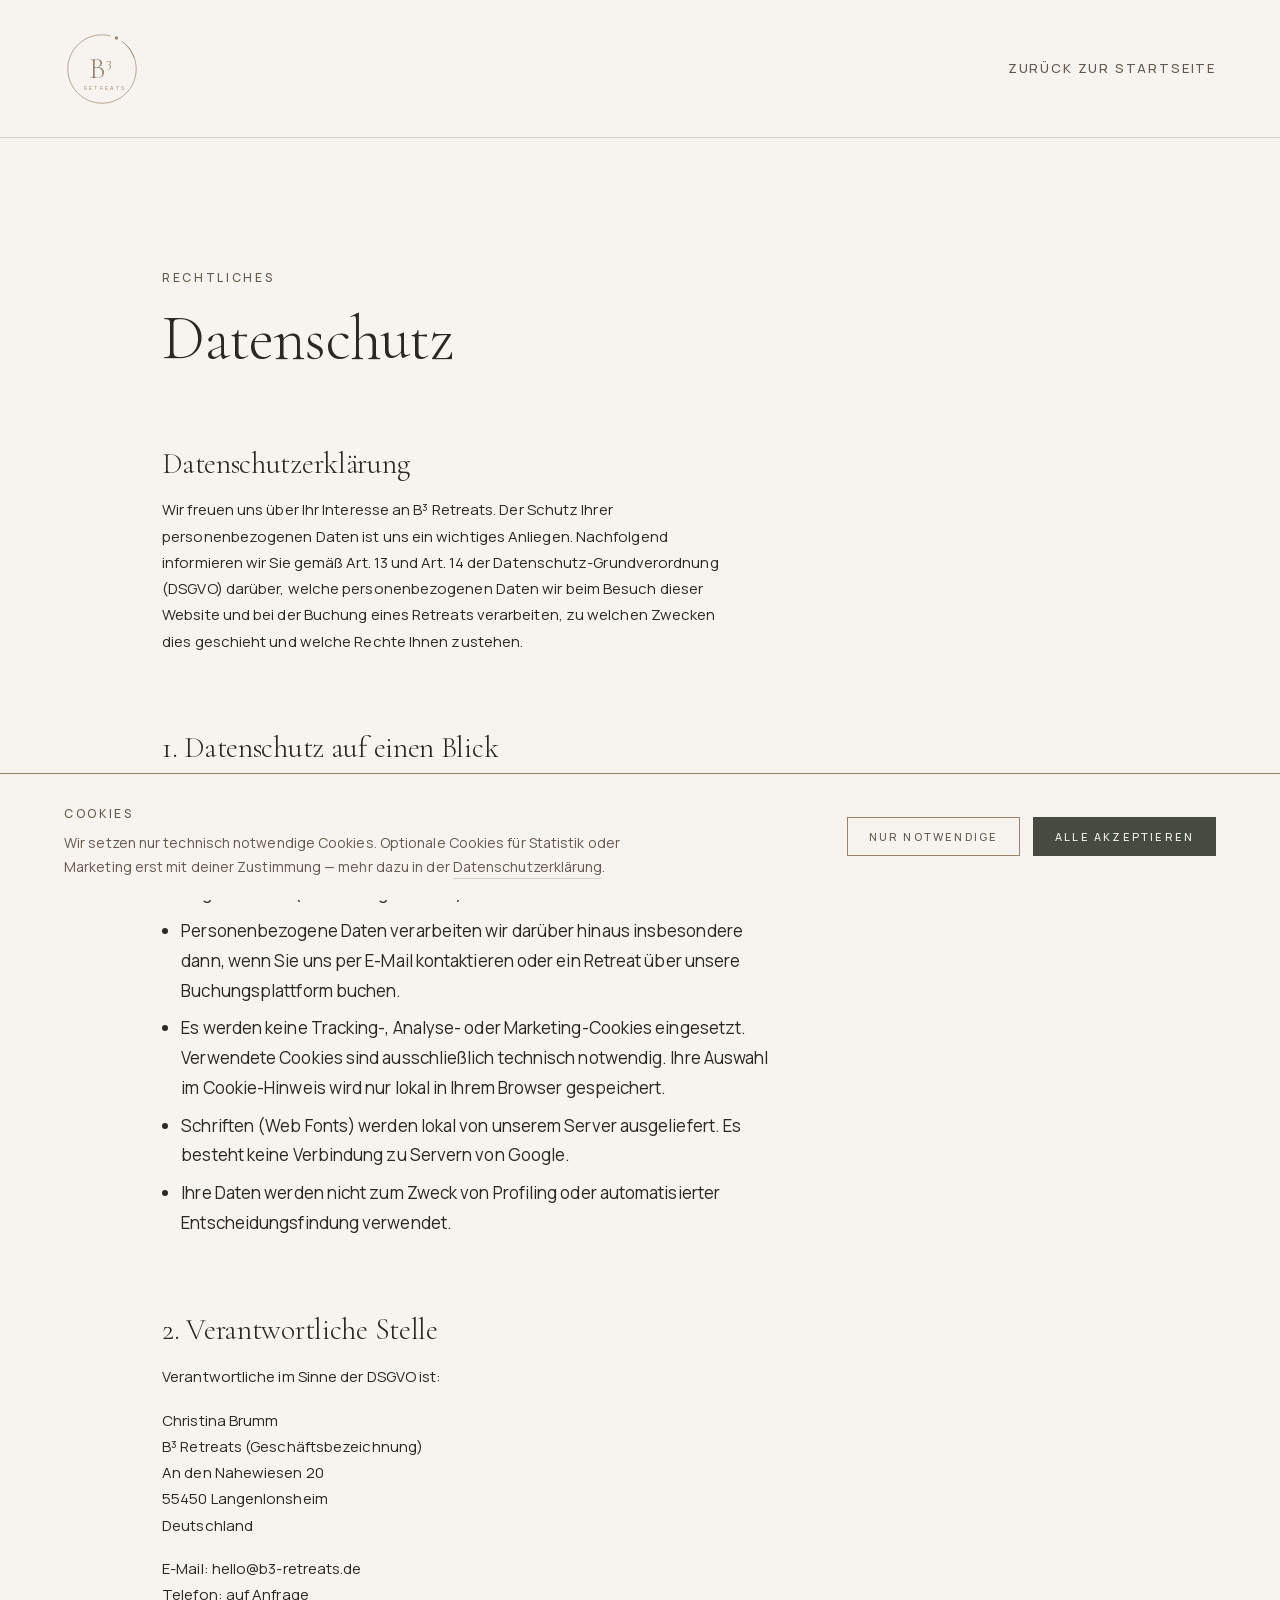
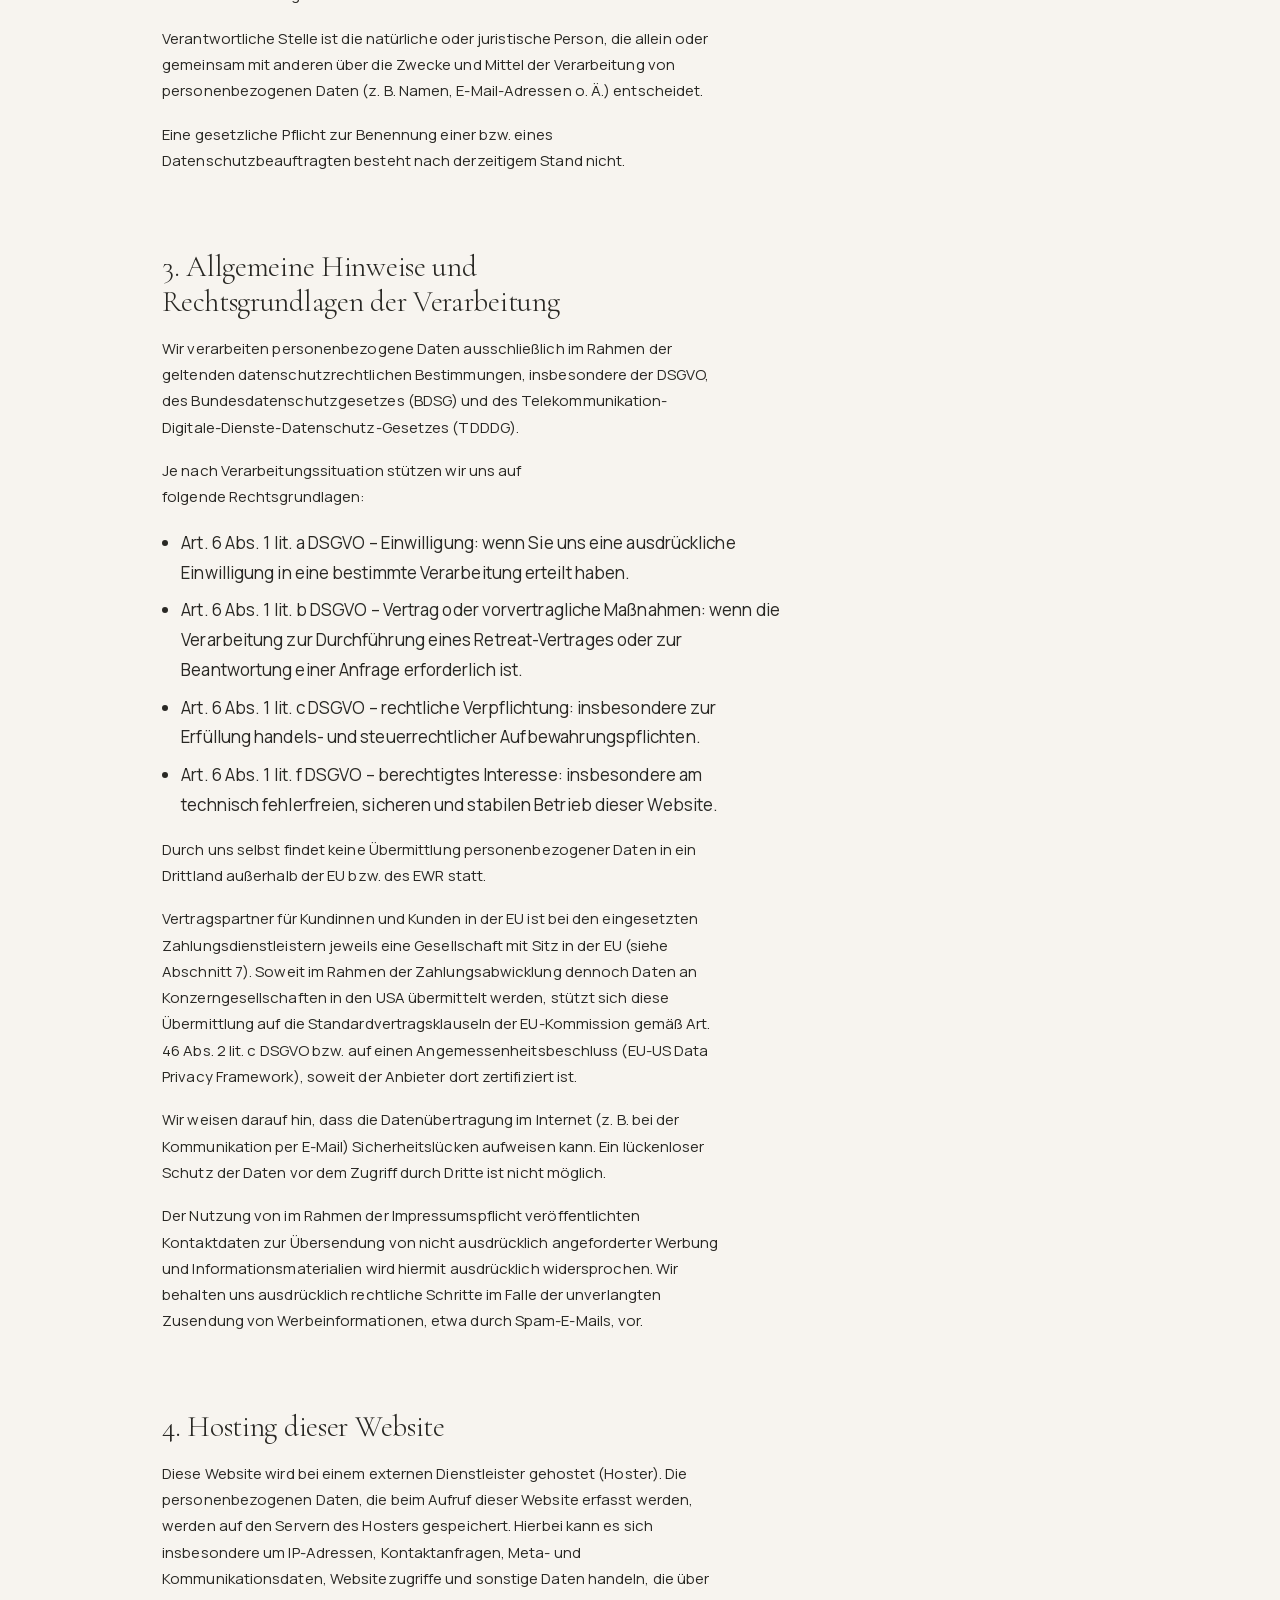
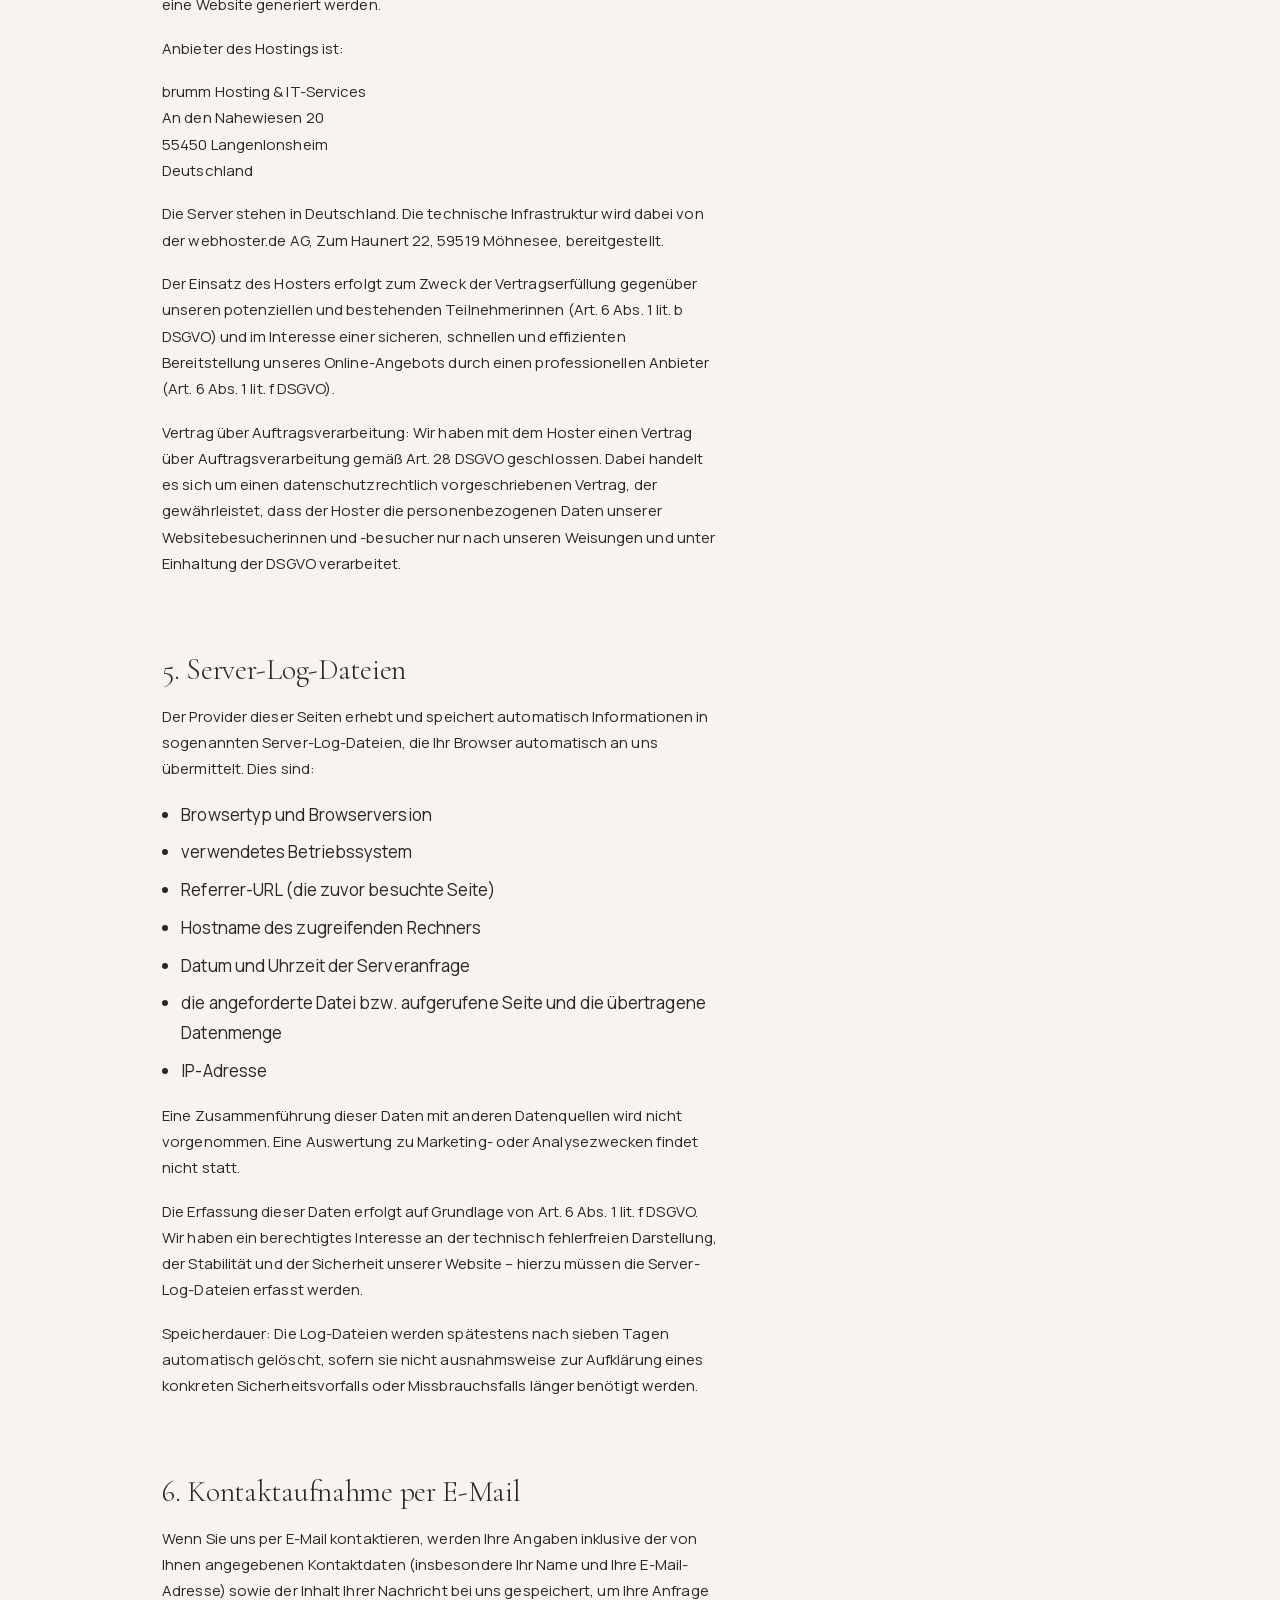
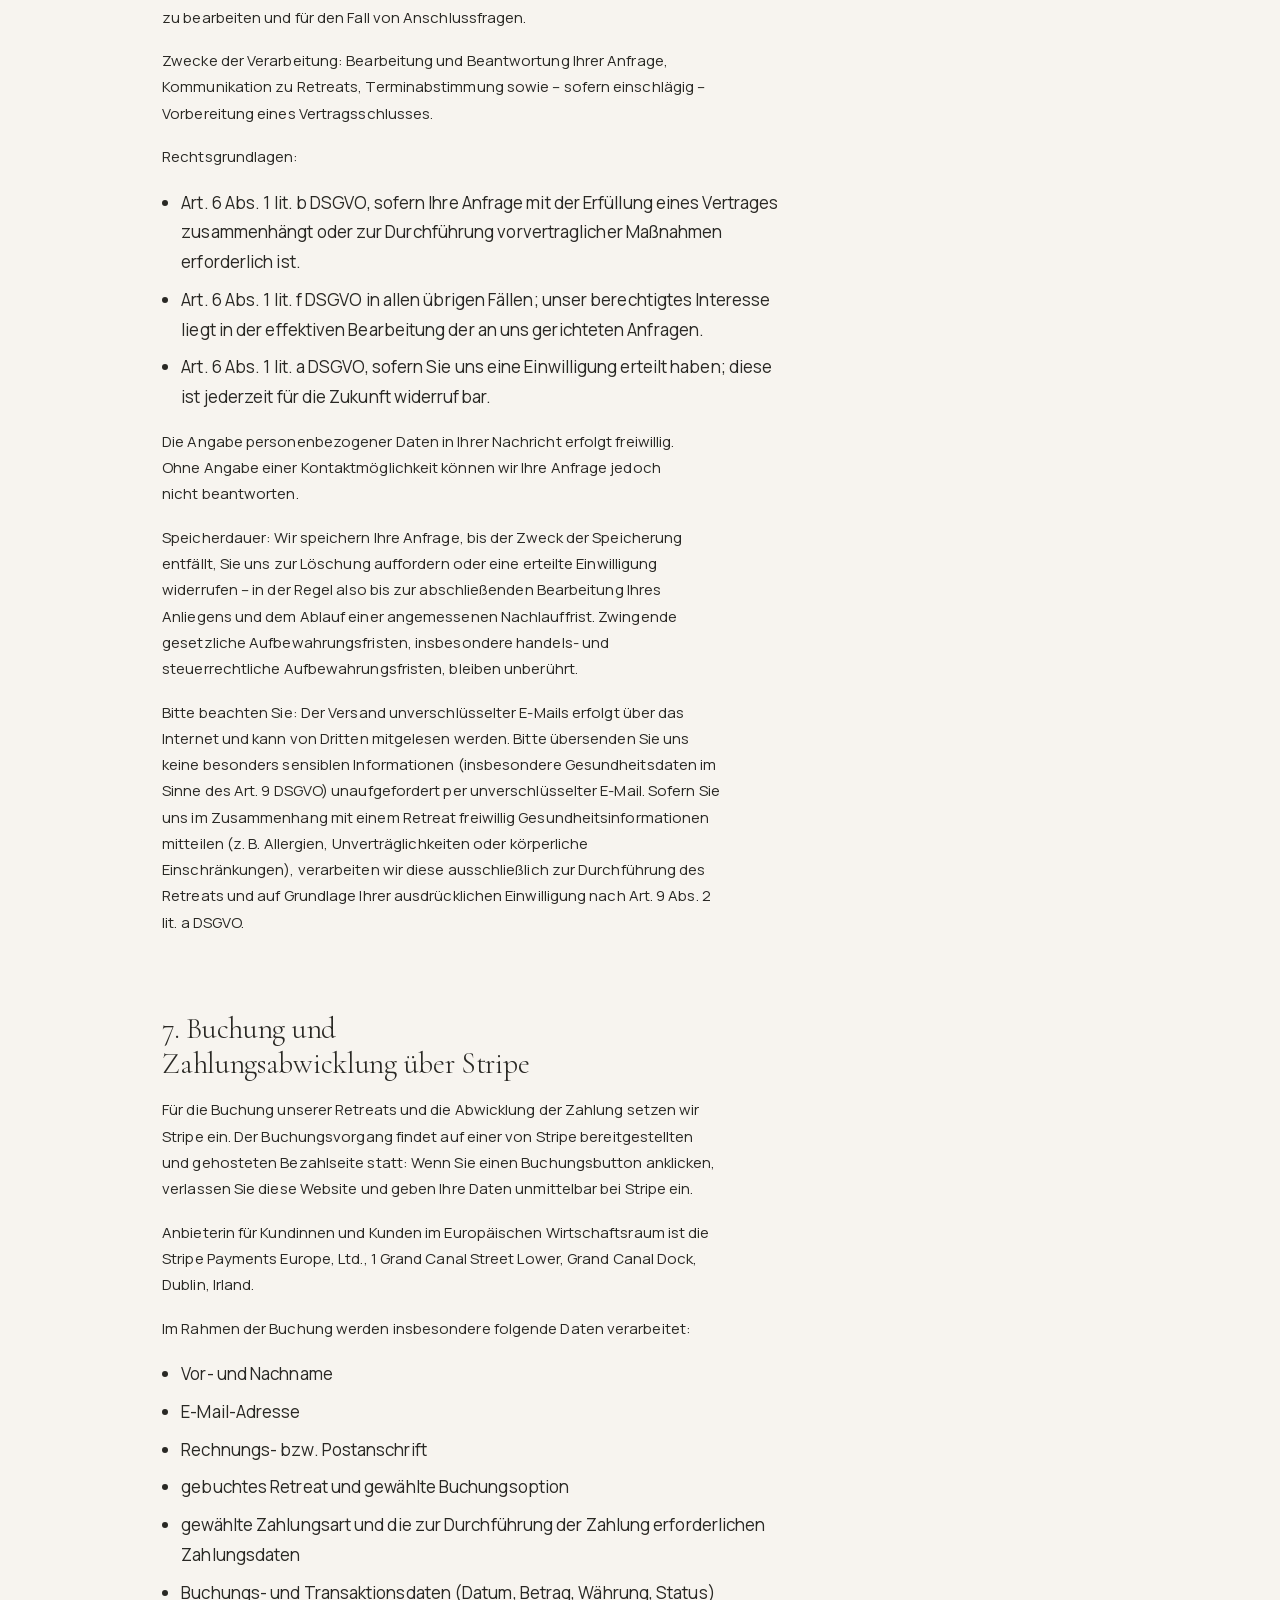
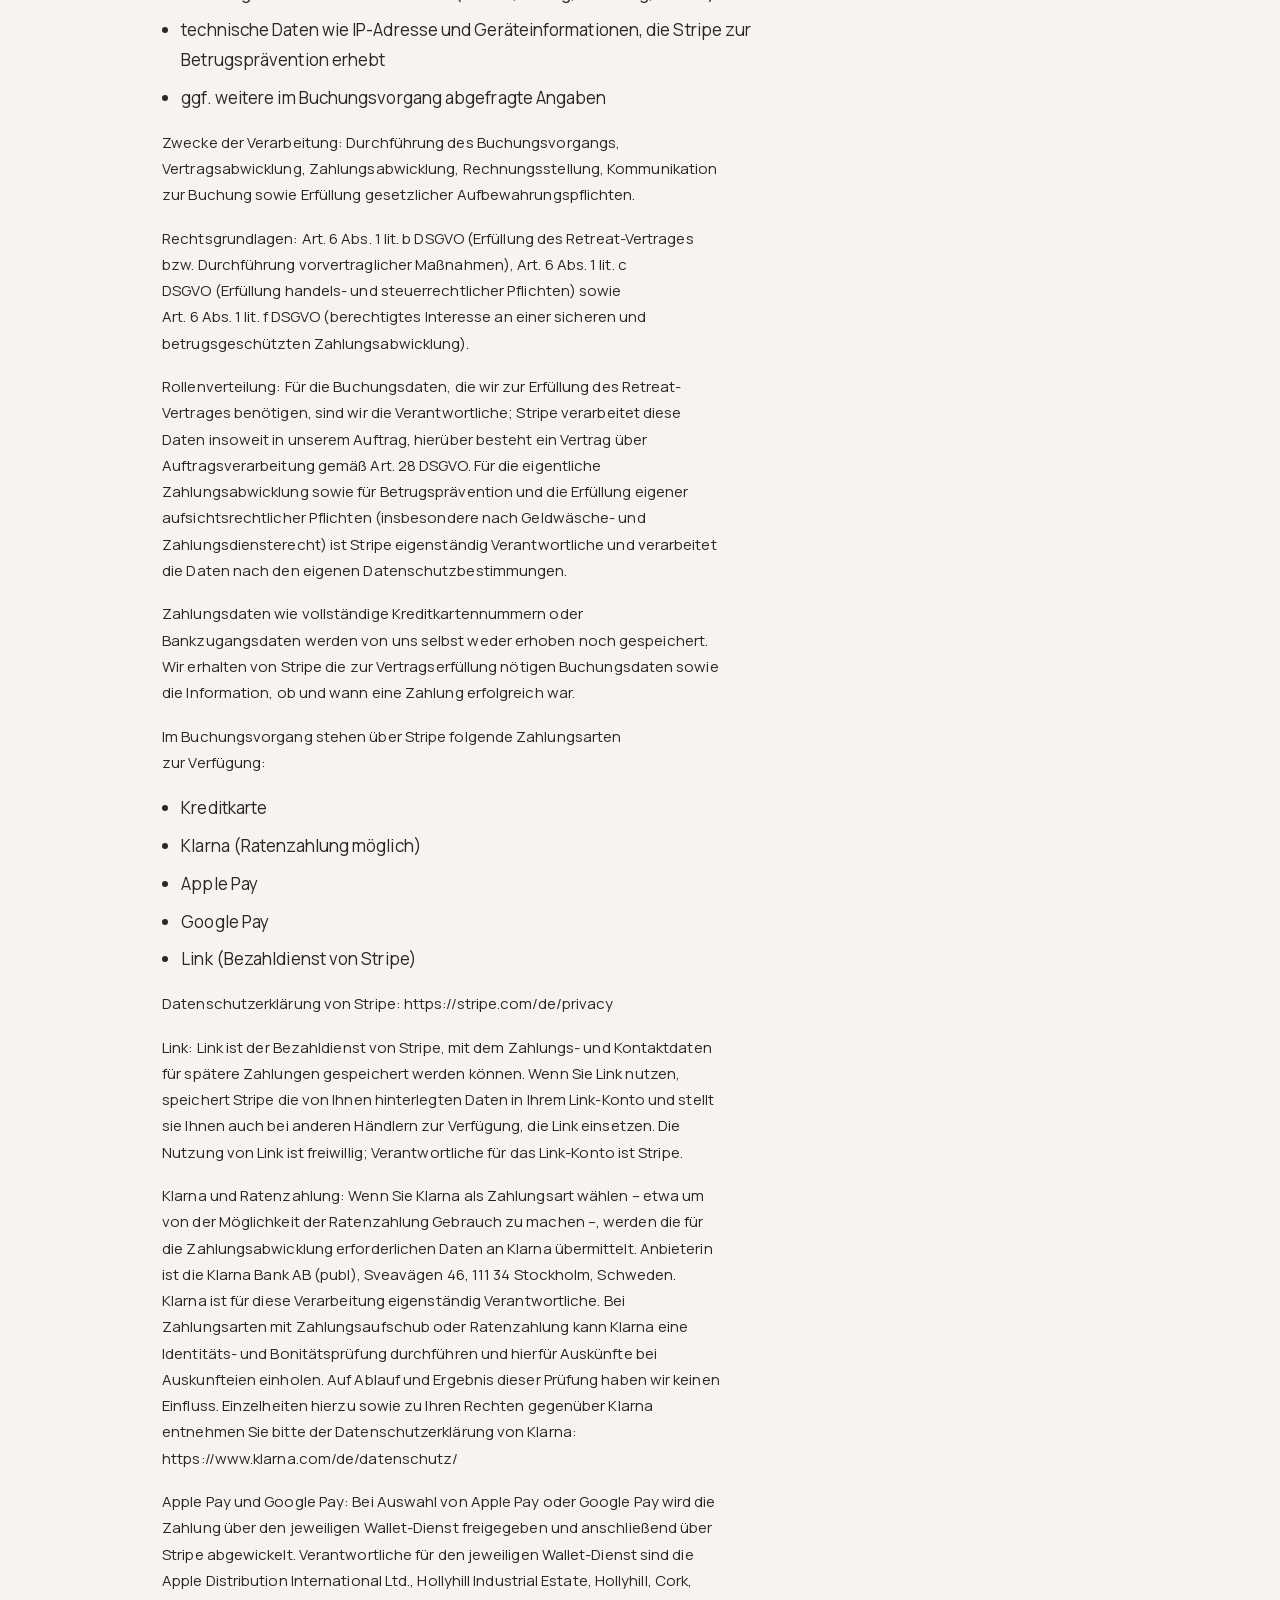
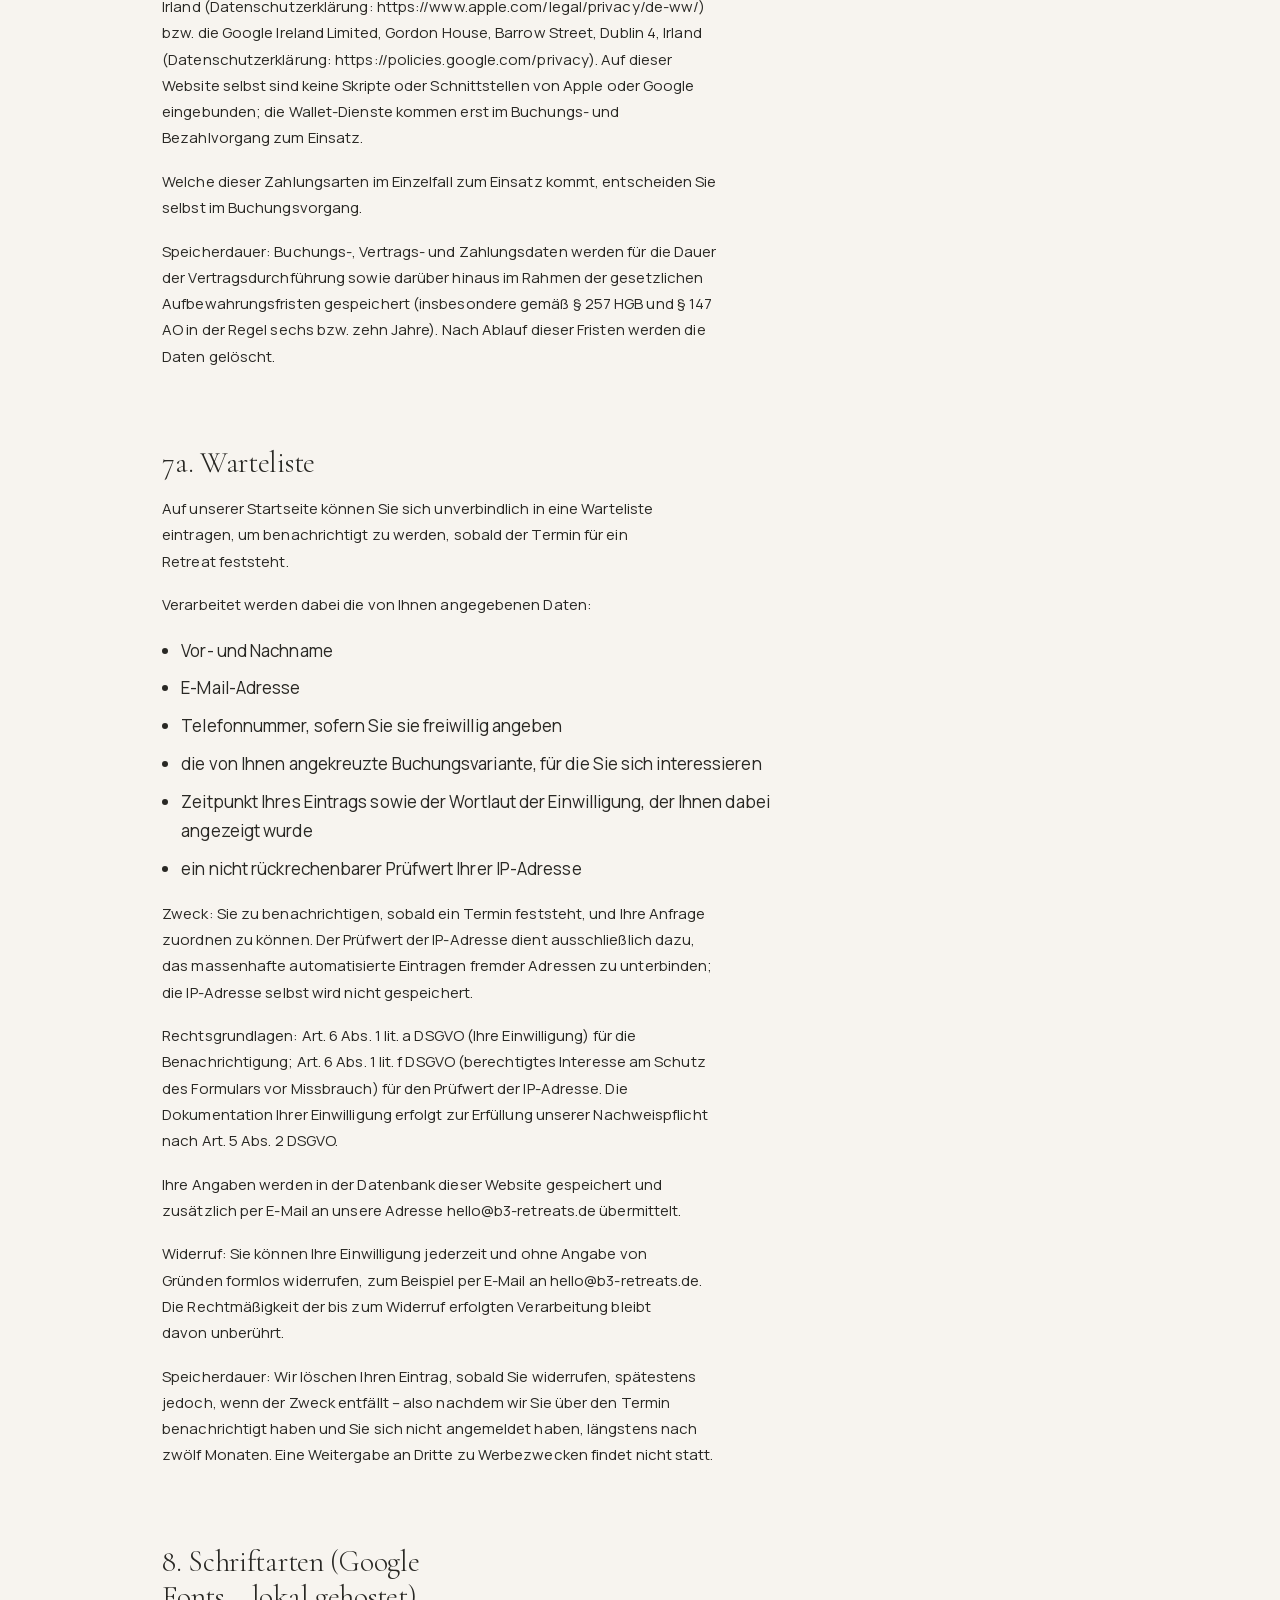
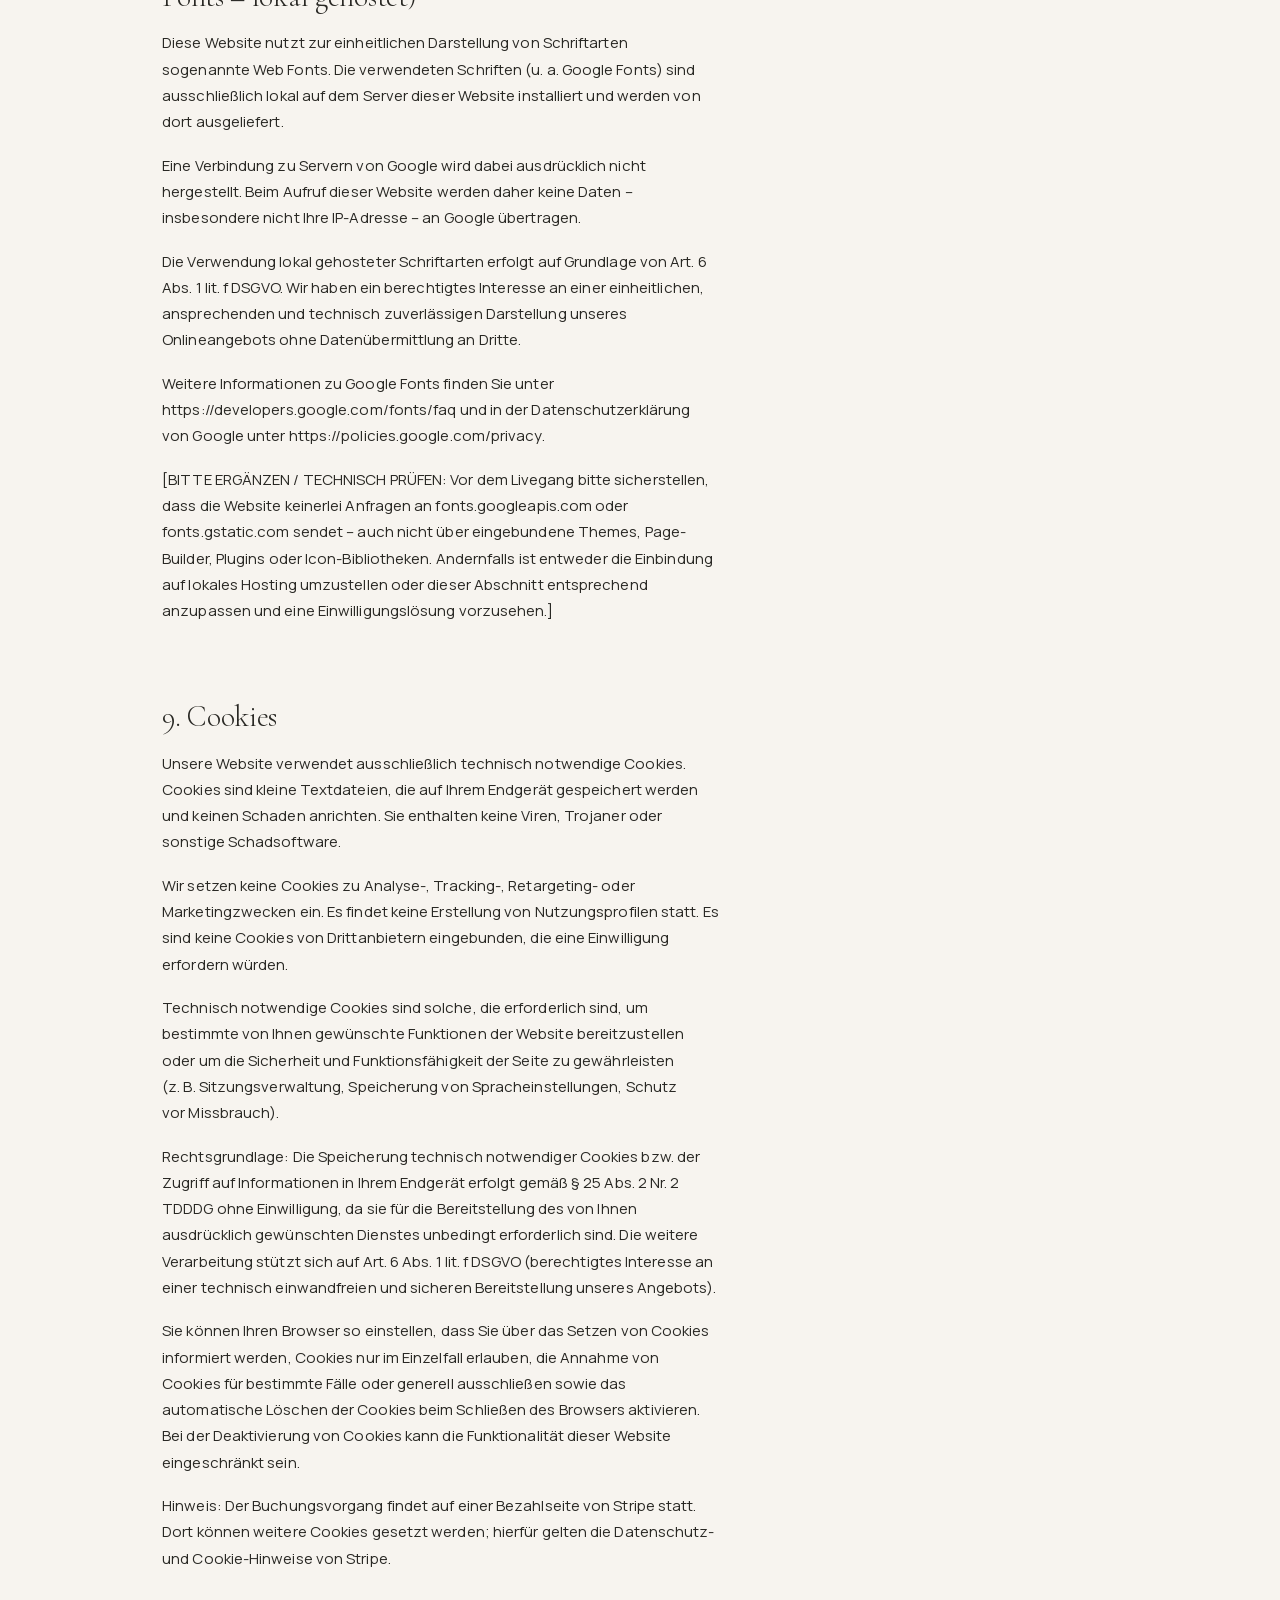
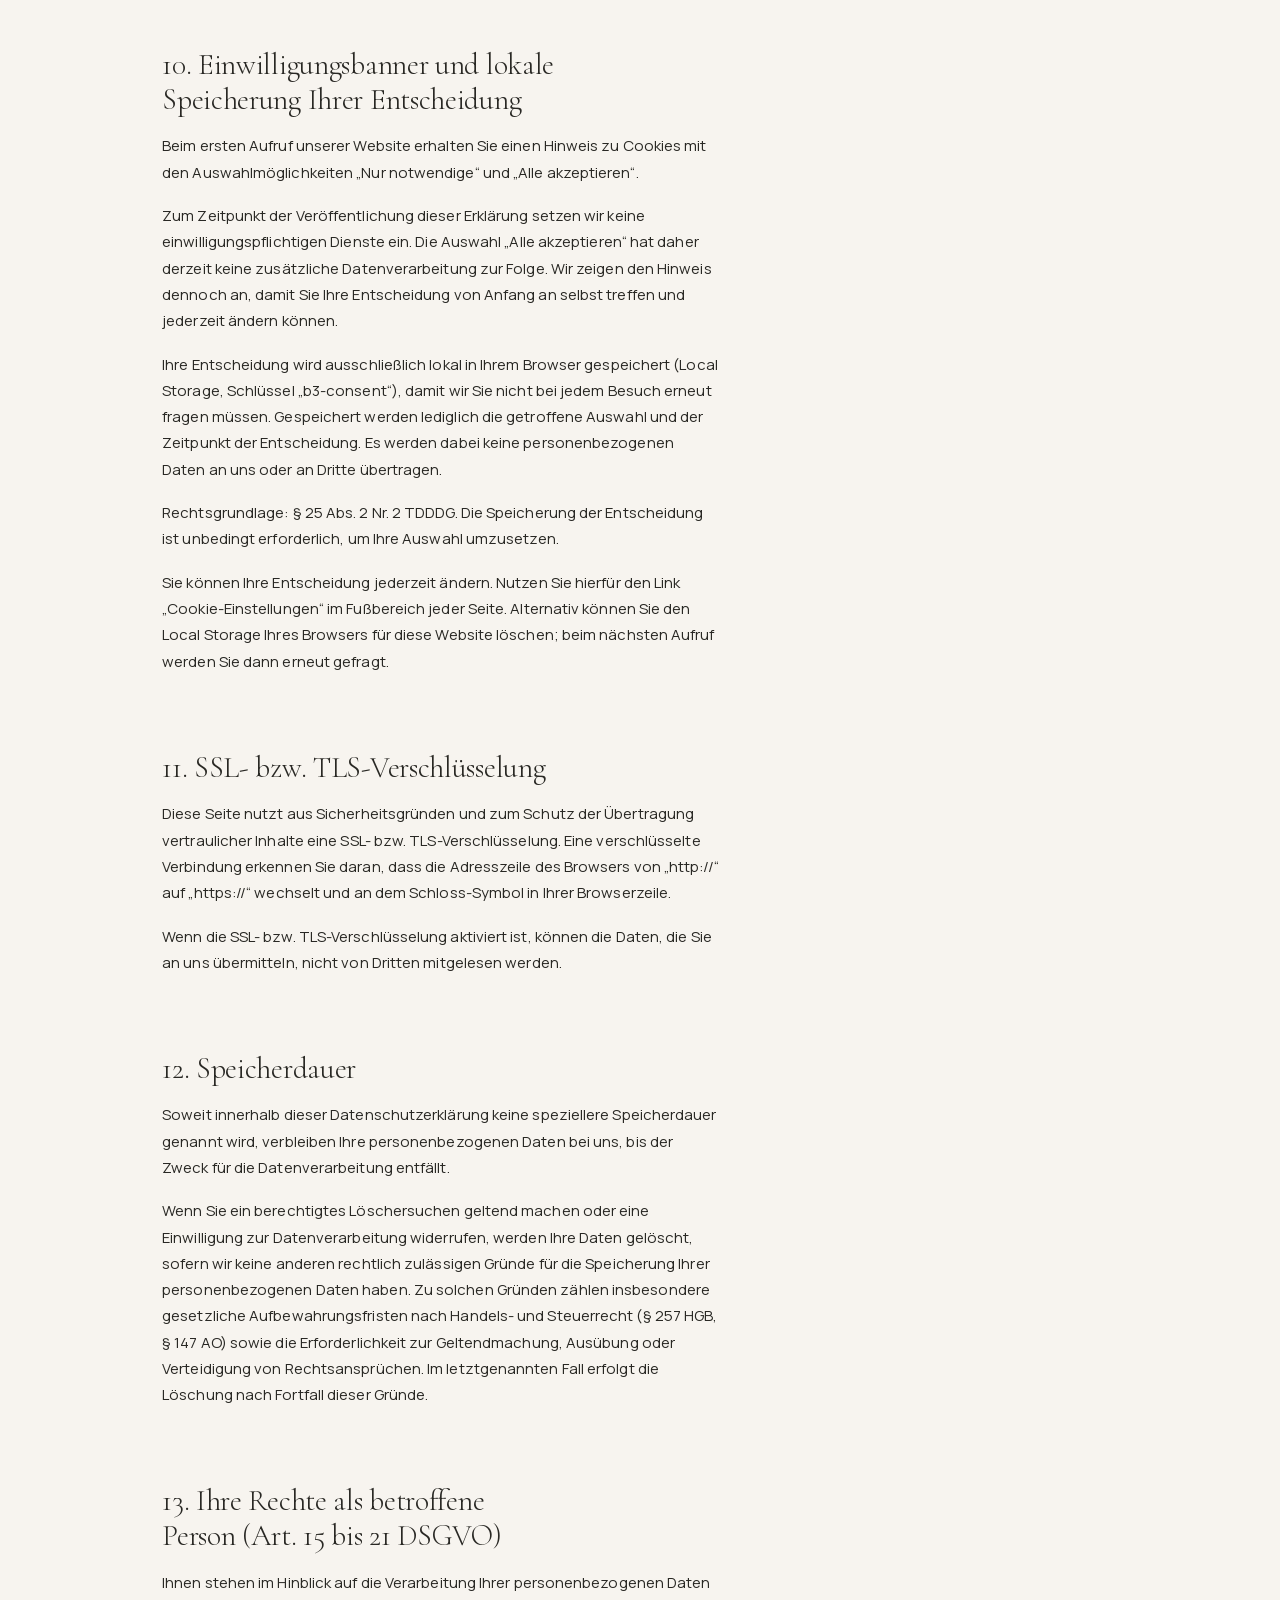
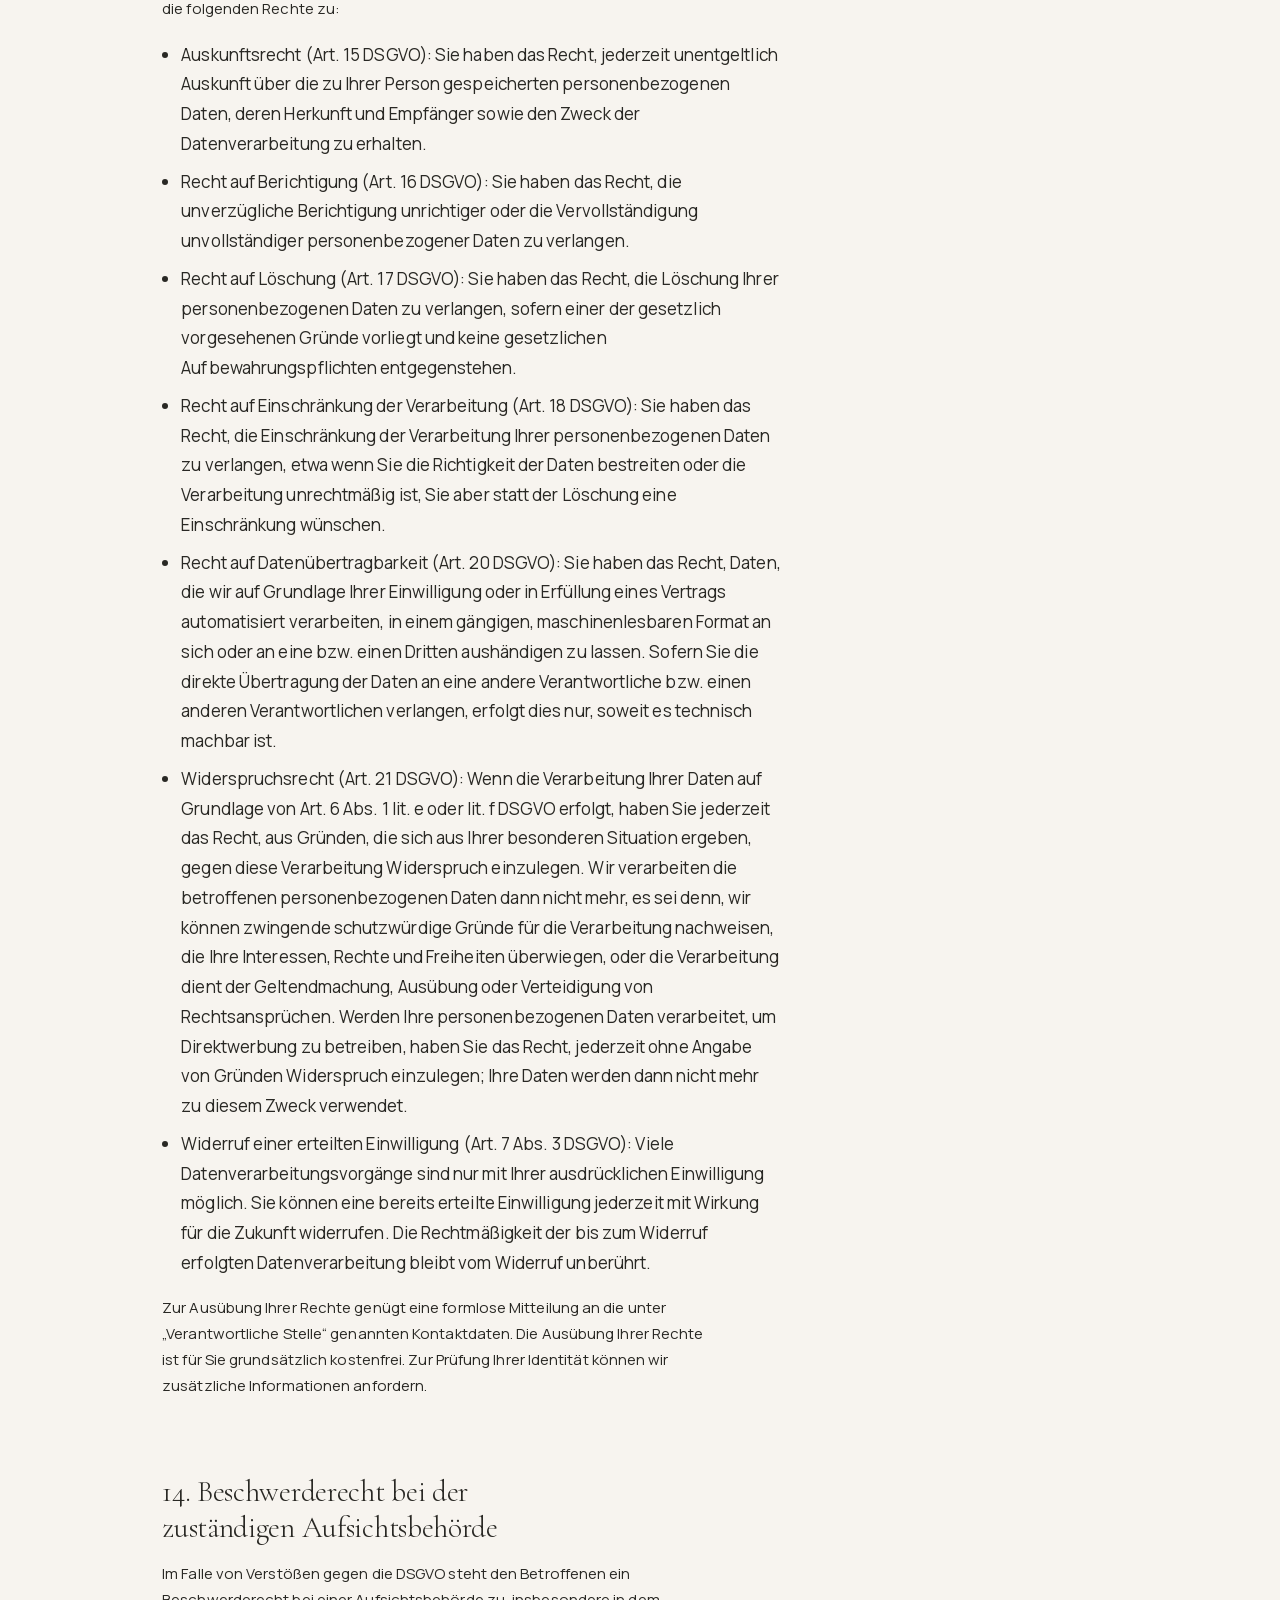
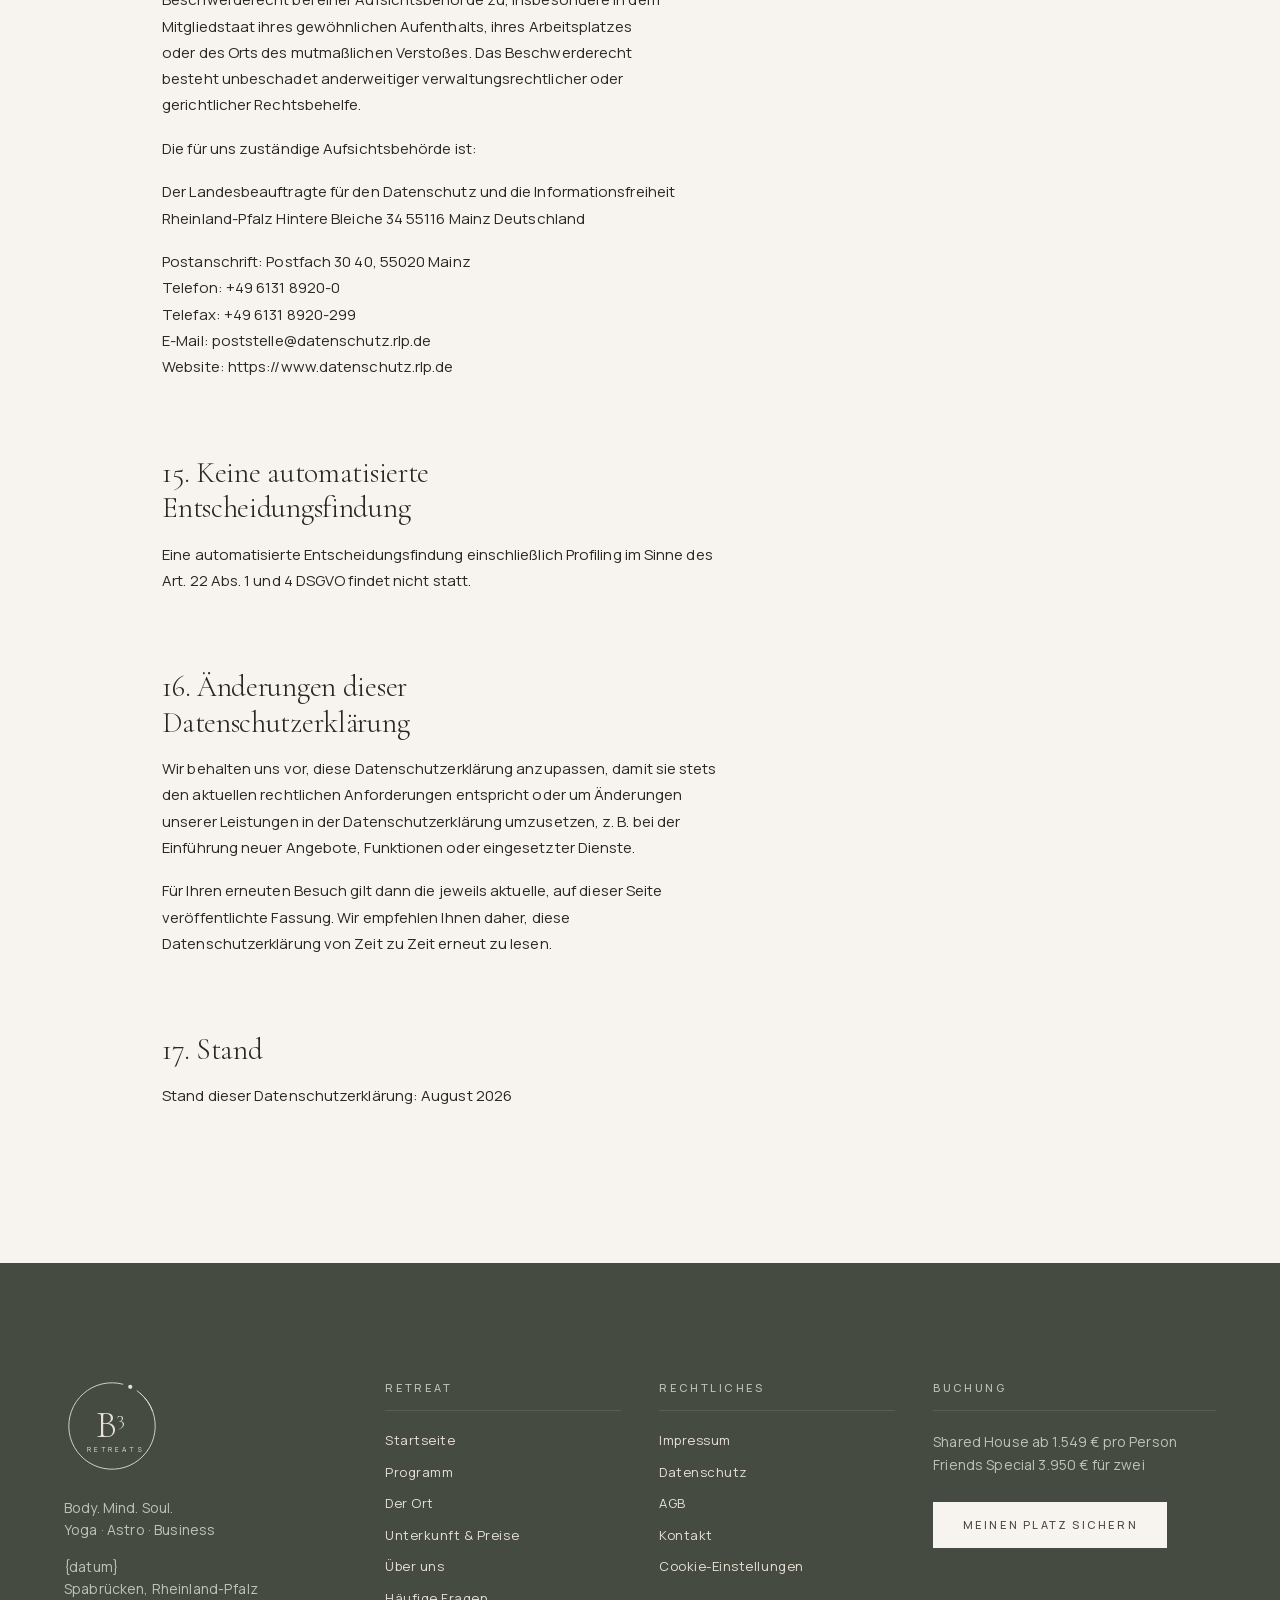
<file: datenschutz.html>
<!DOCTYPE html>
<html lang="de">
<head>
<meta charset="utf-8">
<meta name="viewport" content="width=device-width, initial-scale=1">
<meta name="google-site-verification" content="rea52oRzw9FTP1FTqxqboVxYl6JjOcomWECNzU3VXcc">
<title>Datenschutzerklärung | B³ Retreats</title>
<meta name="description" content="Informationen zur Verarbeitung personenbezogener Daten auf b3-retreats.de nach Art. 13 DSGVO.">
<meta name="robots" content="noindex, follow">
<link rel="stylesheet" href="assets/css/style.css?v=0250d423">
</head>
<body>

<svg width="0" height="0" style="position:absolute" aria-hidden="true"><defs>
  <g id="b3mark">
    <path d="M90.97 15.76 A54 54 0 1 1 73.98 7.84" fill="none" stroke="currentColor" stroke-width="1.1"/>
    <path d="M94.71 18.64 A54 54 0 0 1 110.74 41.53" fill="none" stroke="currentColor" stroke-width="1.1"/>
    <circle cx="82.82" cy="11.06" r="2.6" fill="currentColor"/>
    <text x="58" y="74" text-anchor="middle" font-size="48" fill="currentColor"
          font-family="'Cormorant Garamond', Georgia, serif" font-weight="300">B<tspan font-size="25" dy="-17">3</tspan></text>
    <text x="64.8" y="93" text-anchor="middle" font-size="8.5" fill="currentColor" letter-spacing="3.6"
          font-family="Manrope, system-ui, sans-serif" font-weight="400">RETREATS</text>
  </g>
</defs></svg>

<header class="site-head site-head--solid">
  <div class="wrap site-head__in">
    <a href="/" aria-label="B³ Retreats – Startseite">
      <svg class="mark" viewBox="0 0 120 120" width="76" height="76"><use href="#b3mark"/></svg>
    </a>
    <nav class="site-nav">
      <a href="/">Zurück zur Startseite</a>
    </nav>
  </div>
</header>

<main class="legal band-ivory">
  <div class="wrap grid">
    <div class="legal__head">
      <p class="eyebrow">Rechtliches</p>
      <h1>Datenschutz</h1>
    </div>
    <div class="legal__body">
<h2 id="datenschutzerklaerung">Datenschutzerklärung</h2>
<p>Wir freuen uns über Ihr Interesse an B³ Retreats. Der Schutz Ihrer personenbezogenen Daten ist uns ein wichtiges Anliegen. Nachfolgend informieren wir Sie gemäß Art. 13 und Art. 14 der Datenschutz-Grundverordnung (DSGVO) darüber, welche personenbezogenen Daten wir beim Besuch dieser Website und bei der Buchung eines Retreats verarbeiten, zu welchen Zwecken dies geschieht und welche Rechte Ihnen zustehen.</p>
<h2 id="1-datenschutz-auf-einen-blick">1. Datenschutz auf einen Blick</h2>
<ul>
  <li>Diese Website ist eine reine Informations- und Buchungsseite. Sie können sie besuchen, ohne von sich aus personenbezogene Daten anzugeben.</li>
  <li>Beim bloßen Aufruf der Seite werden lediglich die technisch erforderlichen Zugriffsdaten (Server-Log-Dateien) verarbeitet.</li>
  <li>Personenbezogene Daten verarbeiten wir darüber hinaus insbesondere dann, wenn Sie uns per E-Mail kontaktieren oder ein Retreat über unsere Buchungsplattform buchen.</li>
  <li>Es werden keine Tracking-, Analyse- oder Marketing-Cookies eingesetzt. Verwendete Cookies sind ausschließlich technisch notwendig. Ihre Auswahl im Cookie-Hinweis wird nur lokal in Ihrem Browser gespeichert.</li>
  <li>Schriften (Web Fonts) werden lokal von unserem Server ausgeliefert. Es besteht keine Verbindung zu Servern von Google.</li>
  <li>Ihre Daten werden nicht zum Zweck von Profiling oder automatisierter Entscheidungsfindung verwendet.</li>
</ul>
<h2 id="2-verantwortliche-stelle">2. Verantwortliche Stelle</h2>
<p>Verantwortliche im Sinne der DSGVO ist:</p>
<p>Christina Brumm<br>
B³ Retreats (Geschäftsbezeichnung)<br>
An den Nahewiesen 20<br>
55450 Langenlonsheim<br>
Deutschland</p>
<p>E-Mail: hello@b3-retreats.de<br>
Telefon: auf Anfrage</p>
<p>Verantwortliche Stelle ist die natürliche oder juristische Person, die allein oder gemeinsam mit anderen über die Zwecke und Mittel der Verarbeitung von personenbezogenen Daten (z. B. Namen, E-Mail-Adressen o. Ä.) entscheidet.</p>
<p>Eine gesetzliche Pflicht zur Benennung einer bzw. eines Datenschutzbeauftragten besteht nach derzeitigem Stand nicht.</p>
<h2 id="3-allgemeine-hinweise-und-rechtsgrundlagen-der-v">3. Allgemeine Hinweise und Rechtsgrundlagen der Verarbeitung</h2>
<p>Wir verarbeiten personenbezogene Daten ausschließlich im Rahmen der geltenden datenschutzrechtlichen Bestimmungen, insbesondere der DSGVO, des Bundesdatenschutzgesetzes (BDSG) und des Telekommunikation-Digitale-Dienste-Datenschutz-Gesetzes (TDDDG).</p>
<p>Je nach Verarbeitungssituation stützen wir uns auf folgende Rechtsgrundlagen:</p>
<ul>
  <li>Art. 6 Abs. 1 lit. a DSGVO – Einwilligung: wenn Sie uns eine ausdrückliche Einwilligung in eine bestimmte Verarbeitung erteilt haben.</li>
  <li>Art. 6 Abs. 1 lit. b DSGVO – Vertrag oder vorvertragliche Maßnahmen: wenn die Verarbeitung zur Durchführung eines Retreat-Vertrages oder zur Beantwortung einer Anfrage erforderlich ist.</li>
  <li>Art. 6 Abs. 1 lit. c DSGVO – rechtliche Verpflichtung: insbesondere zur Erfüllung handels- und steuerrechtlicher Aufbewahrungspflichten.</li>
  <li>Art. 6 Abs. 1 lit. f DSGVO – berechtigtes Interesse: insbesondere am technisch fehlerfreien, sicheren und stabilen Betrieb dieser Website.</li>
</ul>
<p>Durch uns selbst findet keine Übermittlung personenbezogener Daten in ein Drittland außerhalb der EU bzw. des EWR statt.</p>
<p>Vertragspartner für Kundinnen und Kunden in der EU ist bei den eingesetzten Zahlungsdienstleistern jeweils eine Gesellschaft mit Sitz in der EU (siehe Abschnitt 7). Soweit im Rahmen der Zahlungsabwicklung dennoch Daten an Konzerngesellschaften in den USA übermittelt werden, stützt sich diese Übermittlung auf die Standardvertragsklauseln der EU-Kommission gemäß Art. 46 Abs. 2 lit. c DSGVO bzw. auf einen Angemessenheitsbeschluss (EU-US Data Privacy Framework), soweit der Anbieter dort zertifiziert ist.</p>
<p>Wir weisen darauf hin, dass die Datenübertragung im Internet (z. B. bei der Kommunikation per E-Mail) Sicherheitslücken aufweisen kann. Ein lückenloser Schutz der Daten vor dem Zugriff durch Dritte ist nicht möglich.</p>
<p>Der Nutzung von im Rahmen der Impressumspflicht veröffentlichten Kontaktdaten zur Übersendung von nicht ausdrücklich angeforderter Werbung und Informationsmaterialien wird hiermit ausdrücklich widersprochen. Wir behalten uns ausdrücklich rechtliche Schritte im Falle der unverlangten Zusendung von Werbeinformationen, etwa durch Spam-E-Mails, vor.</p>
<h2 id="4-hosting-dieser-website">4. Hosting dieser Website</h2>
<p>Diese Website wird bei einem externen Dienstleister gehostet (Hoster). Die personenbezogenen Daten, die beim Aufruf dieser Website erfasst werden, werden auf den Servern des Hosters gespeichert. Hierbei kann es sich insbesondere um IP-Adressen, Kontaktanfragen, Meta- und Kommunikationsdaten, Websitezugriffe und sonstige Daten handeln, die über eine Website generiert werden.</p>
<p>Anbieter des Hostings ist:</p>
<p>brumm Hosting &amp; IT-Services<br>
An den Nahewiesen 20<br>
55450 Langenlonsheim<br>
Deutschland</p>
<p>Die Server stehen in Deutschland. Die technische Infrastruktur wird dabei von der webhoster.de AG, Zum Haunert 22, 59519 Möhnesee, bereitgestellt.</p>
<p>Der Einsatz des Hosters erfolgt zum Zweck der Vertragserfüllung gegenüber unseren potenziellen und bestehenden Teilnehmerinnen (Art. 6 Abs. 1 lit. b DSGVO) und im Interesse einer sicheren, schnellen und effizienten Bereitstellung unseres Online-Angebots durch einen professionellen Anbieter (Art. 6 Abs. 1 lit. f DSGVO).</p>
<p>Vertrag über Auftragsverarbeitung: Wir haben mit dem Hoster einen Vertrag über Auftragsverarbeitung gemäß Art. 28 DSGVO geschlossen. Dabei handelt es sich um einen datenschutzrechtlich vorgeschriebenen Vertrag, der gewährleistet, dass der Hoster die personenbezogenen Daten unserer Websitebesucherinnen und -besucher nur nach unseren Weisungen und unter Einhaltung der DSGVO verarbeitet.</p>
<h2 id="5-server-log-dateien">5. Server-Log-Dateien</h2>
<p>Der Provider dieser Seiten erhebt und speichert automatisch Informationen in sogenannten Server-Log-Dateien, die Ihr Browser automatisch an uns übermittelt. Dies sind:</p>
<ul>
  <li>Browsertyp und Browserversion</li>
  <li>verwendetes Betriebssystem</li>
  <li>Referrer-URL (die zuvor besuchte Seite)</li>
  <li>Hostname des zugreifenden Rechners</li>
  <li>Datum und Uhrzeit der Serveranfrage</li>
  <li>die angeforderte Datei bzw. aufgerufene Seite und die übertragene Datenmenge</li>
  <li>IP-Adresse</li>
</ul>
<p>Eine Zusammenführung dieser Daten mit anderen Datenquellen wird nicht vorgenommen. Eine Auswertung zu Marketing- oder Analysezwecken findet nicht statt.</p>
<p>Die Erfassung dieser Daten erfolgt auf Grundlage von Art. 6 Abs. 1 lit. f DSGVO. Wir haben ein berechtigtes Interesse an der technisch fehlerfreien Darstellung, der Stabilität und der Sicherheit unserer Website – hierzu müssen die Server-Log-Dateien erfasst werden.</p>
<p>Speicherdauer: Die Log-Dateien werden spätestens nach sieben Tagen automatisch gelöscht, sofern sie nicht ausnahmsweise zur Aufklärung eines konkreten Sicherheitsvorfalls oder Missbrauchsfalls länger benötigt werden.</p>
<h2 id="6-kontaktaufnahme-per-e-mail">6. Kontaktaufnahme per E-Mail</h2>
<p>Wenn Sie uns per E-Mail kontaktieren, werden Ihre Angaben inklusive der von Ihnen angegebenen Kontaktdaten (insbesondere Ihr Name und Ihre E-Mail-Adresse) sowie der Inhalt Ihrer Nachricht bei uns gespeichert, um Ihre Anfrage zu bearbeiten und für den Fall von Anschlussfragen.</p>
<p>Zwecke der Verarbeitung: Bearbeitung und Beantwortung Ihrer Anfrage, Kommunikation zu Retreats, Terminabstimmung sowie – sofern einschlägig – Vorbereitung eines Vertragsschlusses.</p>
<p>Rechtsgrundlagen:</p>
<ul>
  <li>Art. 6 Abs. 1 lit. b DSGVO, sofern Ihre Anfrage mit der Erfüllung eines Vertrages zusammenhängt oder zur Durchführung vorvertraglicher Maßnahmen erforderlich ist.</li>
  <li>Art. 6 Abs. 1 lit. f DSGVO in allen übrigen Fällen; unser berechtigtes Interesse liegt in der effektiven Bearbeitung der an uns gerichteten Anfragen.</li>
  <li>Art. 6 Abs. 1 lit. a DSGVO, sofern Sie uns eine Einwilligung erteilt haben; diese ist jederzeit für die Zukunft widerrufbar.</li>
</ul>
<p>Die Angabe personenbezogener Daten in Ihrer Nachricht erfolgt freiwillig. Ohne Angabe einer Kontaktmöglichkeit können wir Ihre Anfrage jedoch nicht beantworten.</p>
<p>Speicherdauer: Wir speichern Ihre Anfrage, bis der Zweck der Speicherung entfällt, Sie uns zur Löschung auffordern oder eine erteilte Einwilligung widerrufen – in der Regel also bis zur abschließenden Bearbeitung Ihres Anliegens und dem Ablauf einer angemessenen Nachlauffrist. Zwingende gesetzliche Aufbewahrungsfristen, insbesondere handels- und steuerrechtliche Aufbewahrungsfristen, bleiben unberührt.</p>
<p>Bitte beachten Sie: Der Versand unverschlüsselter E-Mails erfolgt über das Internet und kann von Dritten mitgelesen werden. Bitte übersenden Sie uns keine besonders sensiblen Informationen (insbesondere Gesundheitsdaten im Sinne des Art. 9 DSGVO) unaufgefordert per unverschlüsselter E-Mail. Sofern Sie uns im Zusammenhang mit einem Retreat freiwillig Gesundheitsinformationen mitteilen (z. B. Allergien, Unverträglichkeiten oder körperliche Einschränkungen), verarbeiten wir diese ausschließlich zur Durchführung des Retreats und auf Grundlage Ihrer ausdrücklichen Einwilligung nach Art. 9 Abs. 2 lit. a DSGVO.</p>
<h2 id="7-buchung-und-zahlungsabwicklung-ueber-stripe">7. Buchung und Zahlungsabwicklung über Stripe</h2>
<p>Für die Buchung unserer Retreats und die Abwicklung der Zahlung setzen wir Stripe ein. Der Buchungsvorgang findet auf einer von Stripe bereitgestellten und gehosteten Bezahlseite statt: Wenn Sie einen Buchungsbutton anklicken, verlassen Sie diese Website und geben Ihre Daten unmittelbar bei Stripe ein.</p>
<p>Anbieterin für Kundinnen und Kunden im Europäischen Wirtschaftsraum ist die Stripe Payments Europe, Ltd., 1 Grand Canal Street Lower, Grand Canal Dock, Dublin, Irland.</p>
<p>Im Rahmen der Buchung werden insbesondere folgende Daten verarbeitet:</p>
<ul>
  <li>Vor- und Nachname</li>
  <li>E-Mail-Adresse</li>
  <li>Rechnungs- bzw. Postanschrift</li>
  <li>gebuchtes Retreat und gewählte Buchungsoption</li>
  <li>gewählte Zahlungsart und die zur Durchführung der Zahlung erforderlichen Zahlungsdaten</li>
  <li>Buchungs- und Transaktionsdaten (Datum, Betrag, Währung, Status)</li>
  <li>technische Daten wie IP-Adresse und Geräteinformationen, die Stripe zur Betrugsprävention erhebt</li>
  <li>ggf. weitere im Buchungsvorgang abgefragte Angaben</li>
</ul>
<p>Zwecke der Verarbeitung: Durchführung des Buchungsvorgangs, Vertragsabwicklung, Zahlungsabwicklung, Rechnungsstellung, Kommunikation zur Buchung sowie Erfüllung gesetzlicher Aufbewahrungspflichten.</p>
<p>Rechtsgrundlagen: Art. 6 Abs. 1 lit. b DSGVO (Erfüllung des Retreat-Vertrages bzw. Durchführung vorvertraglicher Maßnahmen), Art. 6 Abs. 1 lit. c DSGVO (Erfüllung handels- und steuerrechtlicher Pflichten) sowie Art. 6 Abs. 1 lit. f DSGVO (berechtigtes Interesse an einer sicheren und betrugsgeschützten Zahlungsabwicklung).</p>
<p>Rollenverteilung: Für die Buchungsdaten, die wir zur Erfüllung des Retreat-Vertrages benötigen, sind wir die Verantwortliche; Stripe verarbeitet diese Daten insoweit in unserem Auftrag, hierüber besteht ein Vertrag über Auftragsverarbeitung gemäß Art. 28 DSGVO. Für die eigentliche Zahlungsabwicklung sowie für Betrugsprävention und die Erfüllung eigener aufsichtsrechtlicher Pflichten (insbesondere nach Geldwäsche- und Zahlungsdiensterecht) ist Stripe eigenständig Verantwortliche und verarbeitet die Daten nach den eigenen Datenschutzbestimmungen.</p>
<p>Zahlungsdaten wie vollständige Kreditkartennummern oder Bankzugangsdaten werden von uns selbst weder erhoben noch gespeichert. Wir erhalten von Stripe die zur Vertragserfüllung nötigen Buchungsdaten sowie die Information, ob und wann eine Zahlung erfolgreich war.</p>
<p>Im Buchungsvorgang stehen über Stripe folgende Zahlungsarten zur Verfügung:</p>
<ul>
  <li>Kreditkarte</li>
  <li>Klarna (Ratenzahlung möglich)</li>
  <li>Apple Pay</li>
  <li>Google Pay</li>
  <li>Link (Bezahldienst von Stripe)</li>
</ul>
<p>Datenschutzerklärung von Stripe: https://stripe.com/de/privacy</p>
<p>Link: Link ist der Bezahldienst von Stripe, mit dem Zahlungs- und Kontaktdaten für spätere Zahlungen gespeichert werden können. Wenn Sie Link nutzen, speichert Stripe die von Ihnen hinterlegten Daten in Ihrem Link-Konto und stellt sie Ihnen auch bei anderen Händlern zur Verfügung, die Link einsetzen. Die Nutzung von Link ist freiwillig; Verantwortliche für das Link-Konto ist Stripe.</p>
<p>Klarna und Ratenzahlung: Wenn Sie Klarna als Zahlungsart wählen – etwa um von der Möglichkeit der Ratenzahlung Gebrauch zu machen –, werden die für die Zahlungsabwicklung erforderlichen Daten an Klarna übermittelt. Anbieterin ist die Klarna Bank AB (publ), Sveavägen 46, 111 34 Stockholm, Schweden. Klarna ist für diese Verarbeitung eigenständig Verantwortliche. Bei Zahlungsarten mit Zahlungsaufschub oder Ratenzahlung kann Klarna eine Identitäts- und Bonitätsprüfung durchführen und hierfür Auskünfte bei Auskunfteien einholen. Auf Ablauf und Ergebnis dieser Prüfung haben wir keinen Einfluss. Einzelheiten hierzu sowie zu Ihren Rechten gegenüber Klarna entnehmen Sie bitte der Datenschutzerklärung von Klarna: https://www.klarna.com/de/datenschutz/</p>
<p>Apple Pay und Google Pay: Bei Auswahl von Apple Pay oder Google Pay wird die Zahlung über den jeweiligen Wallet-Dienst freigegeben und anschließend über Stripe abgewickelt. Verantwortliche für den jeweiligen Wallet-Dienst sind die Apple Distribution International Ltd., Hollyhill Industrial Estate, Hollyhill, Cork, Irland (Datenschutzerklärung: https://www.apple.com/legal/privacy/de-ww/) bzw. die Google Ireland Limited, Gordon House, Barrow Street, Dublin 4, Irland (Datenschutzerklärung: https://policies.google.com/privacy). Auf dieser Website selbst sind keine Skripte oder Schnittstellen von Apple oder Google eingebunden; die Wallet-Dienste kommen erst im Buchungs- und Bezahlvorgang zum Einsatz.</p>
<p>Welche dieser Zahlungsarten im Einzelfall zum Einsatz kommt, entscheiden Sie selbst im Buchungsvorgang.</p>
<p>Speicherdauer: Buchungs-, Vertrags- und Zahlungsdaten werden für die Dauer der Vertragsdurchführung sowie darüber hinaus im Rahmen der gesetzlichen Aufbewahrungsfristen gespeichert (insbesondere gemäß § 257 HGB und § 147 AO in der Regel sechs bzw. zehn Jahre). Nach Ablauf dieser Fristen werden die Daten gelöscht.</p>
<h2 id="7a-warteliste">7a. Warteliste</h2>
<p>Auf unserer Startseite können Sie sich unverbindlich in eine Warteliste eintragen, um benachrichtigt zu werden, sobald der Termin für ein Retreat feststeht.</p>
<p>Verarbeitet werden dabei die von Ihnen angegebenen Daten:</p>
<ul>
<li>Vor- und Nachname</li>
<li>E-Mail-Adresse</li>
<li>Telefonnummer, sofern Sie sie freiwillig angeben</li>
<li>die von Ihnen angekreuzte Buchungsvariante, für die Sie sich interessieren</li>
<li>Zeitpunkt Ihres Eintrags sowie der Wortlaut der Einwilligung, der Ihnen dabei angezeigt wurde</li>
<li>ein nicht rückrechenbarer Prüfwert Ihrer IP-Adresse</li>
</ul>
<p>Zweck: Sie zu benachrichtigen, sobald ein Termin feststeht, und Ihre Anfrage zuordnen zu können. Der Prüfwert der IP-Adresse dient ausschließlich dazu, das massenhafte automatisierte Eintragen fremder Adressen zu unterbinden; die IP-Adresse selbst wird nicht gespeichert.</p>
<p>Rechtsgrundlagen: Art. 6 Abs. 1 lit. a DSGVO (Ihre Einwilligung) für die Benachrichtigung; Art. 6 Abs. 1 lit. f DSGVO (berechtigtes Interesse am Schutz des Formulars vor Missbrauch) für den Prüfwert der IP-Adresse. Die Dokumentation Ihrer Einwilligung erfolgt zur Erfüllung unserer Nachweispflicht nach Art. 5 Abs. 2 DSGVO.</p>
<p>Ihre Angaben werden in der Datenbank dieser Website gespeichert und zusätzlich per E-Mail an unsere Adresse hello@b3-retreats.de übermittelt.</p>
<p>Widerruf: Sie können Ihre Einwilligung jederzeit und ohne Angabe von Gründen formlos widerrufen, zum Beispiel per E-Mail an hello@b3-retreats.de. Die Rechtmäßigkeit der bis zum Widerruf erfolgten Verarbeitung bleibt davon unberührt.</p>
<p>Speicherdauer: Wir löschen Ihren Eintrag, sobald Sie widerrufen, spätestens jedoch, wenn der Zweck entfällt – also nachdem wir Sie über den Termin benachrichtigt haben und Sie sich nicht angemeldet haben, längstens nach zwölf Monaten. Eine Weitergabe an Dritte zu Werbezwecken findet nicht statt.</p>
<h2 id="8-schriftarten-google-fonts-lokal-gehostet">8. Schriftarten (Google Fonts – lokal gehostet)</h2>
<p>Diese Website nutzt zur einheitlichen Darstellung von Schriftarten sogenannte Web Fonts. Die verwendeten Schriften (u. a. Google Fonts) sind ausschließlich lokal auf dem Server dieser Website installiert und werden von dort ausgeliefert.</p>
<p>Eine Verbindung zu Servern von Google wird dabei ausdrücklich nicht hergestellt. Beim Aufruf dieser Website werden daher keine Daten – insbesondere nicht Ihre IP-Adresse – an Google übertragen.</p>
<p>Die Verwendung lokal gehosteter Schriftarten erfolgt auf Grundlage von Art. 6 Abs. 1 lit. f DSGVO. Wir haben ein berechtigtes Interesse an einer einheitlichen, ansprechenden und technisch zuverlässigen Darstellung unseres Onlineangebots ohne Datenübermittlung an Dritte.</p>
<p>Weitere Informationen zu Google Fonts finden Sie unter https://developers.google.com/fonts/faq und in der Datenschutzerklärung von Google unter https://policies.google.com/privacy.</p>
<p>[BITTE ERGÄNZEN / TECHNISCH PRÜFEN: Vor dem Livegang bitte sicherstellen, dass die Website keinerlei Anfragen an fonts.googleapis.com oder fonts.gstatic.com sendet – auch nicht über eingebundene Themes, Page-Builder, Plugins oder Icon-Bibliotheken. Andernfalls ist entweder die Einbindung auf lokales Hosting umzustellen oder dieser Abschnitt entsprechend anzupassen und eine Einwilligungslösung vorzusehen.]</p>
<h2 id="9-cookies">9. Cookies</h2>
<p>Unsere Website verwendet ausschließlich technisch notwendige Cookies. Cookies sind kleine Textdateien, die auf Ihrem Endgerät gespeichert werden und keinen Schaden anrichten. Sie enthalten keine Viren, Trojaner oder sonstige Schadsoftware.</p>
<p>Wir setzen keine Cookies zu Analyse-, Tracking-, Retargeting- oder Marketingzwecken ein. Es findet keine Erstellung von Nutzungsprofilen statt. Es sind keine Cookies von Drittanbietern eingebunden, die eine Einwilligung erfordern würden.</p>
<p>Technisch notwendige Cookies sind solche, die erforderlich sind, um bestimmte von Ihnen gewünschte Funktionen der Website bereitzustellen oder um die Sicherheit und Funktionsfähigkeit der Seite zu gewährleisten (z. B. Sitzungsverwaltung, Speicherung von Spracheinstellungen, Schutz vor Missbrauch).</p>
<p>Rechtsgrundlage: Die Speicherung technisch notwendiger Cookies bzw. der Zugriff auf Informationen in Ihrem Endgerät erfolgt gemäß § 25 Abs. 2 Nr. 2 TDDDG ohne Einwilligung, da sie für die Bereitstellung des von Ihnen ausdrücklich gewünschten Dienstes unbedingt erforderlich sind. Die weitere Verarbeitung stützt sich auf Art. 6 Abs. 1 lit. f DSGVO (berechtigtes Interesse an einer technisch einwandfreien und sicheren Bereitstellung unseres Angebots).</p>
<p>Sie können Ihren Browser so einstellen, dass Sie über das Setzen von Cookies informiert werden, Cookies nur im Einzelfall erlauben, die Annahme von Cookies für bestimmte Fälle oder generell ausschließen sowie das automatische Löschen der Cookies beim Schließen des Browsers aktivieren. Bei der Deaktivierung von Cookies kann die Funktionalität dieser Website eingeschränkt sein.</p>
<p>Hinweis: Der Buchungsvorgang findet auf einer Bezahlseite von Stripe statt. Dort können weitere Cookies gesetzt werden; hierfür gelten die Datenschutz- und Cookie-Hinweise von Stripe.</p>
<h2 id="10-einwilligungsbanner-und-lokale-speicherung-ih">10. Einwilligungsbanner und lokale Speicherung Ihrer Entscheidung</h2>
<p>Beim ersten Aufruf unserer Website erhalten Sie einen Hinweis zu Cookies mit den Auswahlmöglichkeiten „Nur notwendige“ und „Alle akzeptieren“.</p>
<p>Zum Zeitpunkt der Veröffentlichung dieser Erklärung setzen wir keine einwilligungspflichtigen Dienste ein. Die Auswahl „Alle akzeptieren“ hat daher derzeit keine zusätzliche Datenverarbeitung zur Folge. Wir zeigen den Hinweis dennoch an, damit Sie Ihre Entscheidung von Anfang an selbst treffen und jederzeit ändern können.</p>
<p>Ihre Entscheidung wird ausschließlich lokal in Ihrem Browser gespeichert (Local Storage, Schlüssel „b3-consent“), damit wir Sie nicht bei jedem Besuch erneut fragen müssen. Gespeichert werden lediglich die getroffene Auswahl und der Zeitpunkt der Entscheidung. Es werden dabei keine personenbezogenen Daten an uns oder an Dritte übertragen.</p>
<p>Rechtsgrundlage: § 25 Abs. 2 Nr. 2 TDDDG. Die Speicherung der Entscheidung ist unbedingt erforderlich, um Ihre Auswahl umzusetzen.</p>
<p>Sie können Ihre Entscheidung jederzeit ändern. Nutzen Sie hierfür den Link „Cookie-Einstellungen“ im Fußbereich jeder Seite. Alternativ können Sie den Local Storage Ihres Browsers für diese Website löschen; beim nächsten Aufruf werden Sie dann erneut gefragt.</p>
<h2 id="11-ssl-bzw-tls-verschluesselung">11. SSL- bzw. TLS-Verschlüsselung</h2>
<p>Diese Seite nutzt aus Sicherheitsgründen und zum Schutz der Übertragung vertraulicher Inhalte eine SSL- bzw. TLS-Verschlüsselung. Eine verschlüsselte Verbindung erkennen Sie daran, dass die Adresszeile des Browsers von „http://“ auf „https://“ wechselt und an dem Schloss-Symbol in Ihrer Browserzeile.</p>
<p>Wenn die SSL- bzw. TLS-Verschlüsselung aktiviert ist, können die Daten, die Sie an uns übermitteln, nicht von Dritten mitgelesen werden.</p>
<h2 id="12-speicherdauer">12. Speicherdauer</h2>
<p>Soweit innerhalb dieser Datenschutzerklärung keine speziellere Speicherdauer genannt wird, verbleiben Ihre personenbezogenen Daten bei uns, bis der Zweck für die Datenverarbeitung entfällt.</p>
<p>Wenn Sie ein berechtigtes Löschersuchen geltend machen oder eine Einwilligung zur Datenverarbeitung widerrufen, werden Ihre Daten gelöscht, sofern wir keine anderen rechtlich zulässigen Gründe für die Speicherung Ihrer personenbezogenen Daten haben. Zu solchen Gründen zählen insbesondere gesetzliche Aufbewahrungsfristen nach Handels- und Steuerrecht (§ 257 HGB, § 147 AO) sowie die Erforderlichkeit zur Geltendmachung, Ausübung oder Verteidigung von Rechtsansprüchen. Im letztgenannten Fall erfolgt die Löschung nach Fortfall dieser Gründe.</p>
<h2 id="13-ihre-rechte-als-betroffene-person-art-15-bis">13. Ihre Rechte als betroffene Person (Art. 15 bis 21 DSGVO)</h2>
<p>Ihnen stehen im Hinblick auf die Verarbeitung Ihrer personenbezogenen Daten die folgenden Rechte zu:</p>
<ul>
  <li>Auskunftsrecht (Art. 15 DSGVO): Sie haben das Recht, jederzeit unentgeltlich Auskunft über die zu Ihrer Person gespeicherten personenbezogenen Daten, deren Herkunft und Empfänger sowie den Zweck der Datenverarbeitung zu erhalten.</li>
  <li>Recht auf Berichtigung (Art. 16 DSGVO): Sie haben das Recht, die unverzügliche Berichtigung unrichtiger oder die Vervollständigung unvollständiger personenbezogener Daten zu verlangen.</li>
  <li>Recht auf Löschung (Art. 17 DSGVO): Sie haben das Recht, die Löschung Ihrer personenbezogenen Daten zu verlangen, sofern einer der gesetzlich vorgesehenen Gründe vorliegt und keine gesetzlichen Aufbewahrungspflichten entgegenstehen.</li>
  <li>Recht auf Einschränkung der Verarbeitung (Art. 18 DSGVO): Sie haben das Recht, die Einschränkung der Verarbeitung Ihrer personenbezogenen Daten zu verlangen, etwa wenn Sie die Richtigkeit der Daten bestreiten oder die Verarbeitung unrechtmäßig ist, Sie aber statt der Löschung eine Einschränkung wünschen.</li>
  <li>Recht auf Datenübertragbarkeit (Art. 20 DSGVO): Sie haben das Recht, Daten, die wir auf Grundlage Ihrer Einwilligung oder in Erfüllung eines Vertrags automatisiert verarbeiten, in einem gängigen, maschinenlesbaren Format an sich oder an eine bzw. einen Dritten aushändigen zu lassen. Sofern Sie die direkte Übertragung der Daten an eine andere Verantwortliche bzw. einen anderen Verantwortlichen verlangen, erfolgt dies nur, soweit es technisch machbar ist.</li>
  <li>Widerspruchsrecht (Art. 21 DSGVO): Wenn die Verarbeitung Ihrer Daten auf Grundlage von Art. 6 Abs. 1 lit. e oder lit. f DSGVO erfolgt, haben Sie jederzeit das Recht, aus Gründen, die sich aus Ihrer besonderen Situation ergeben, gegen diese Verarbeitung Widerspruch einzulegen. Wir verarbeiten die betroffenen personenbezogenen Daten dann nicht mehr, es sei denn, wir können zwingende schutzwürdige Gründe für die Verarbeitung nachweisen, die Ihre Interessen, Rechte und Freiheiten überwiegen, oder die Verarbeitung dient der Geltendmachung, Ausübung oder Verteidigung von Rechtsansprüchen. Werden Ihre personenbezogenen Daten verarbeitet, um Direktwerbung zu betreiben, haben Sie das Recht, jederzeit ohne Angabe von Gründen Widerspruch einzulegen; Ihre Daten werden dann nicht mehr zu diesem Zweck verwendet.</li>
  <li>Widerruf einer erteilten Einwilligung (Art. 7 Abs. 3 DSGVO): Viele Datenverarbeitungsvorgänge sind nur mit Ihrer ausdrücklichen Einwilligung möglich. Sie können eine bereits erteilte Einwilligung jederzeit mit Wirkung für die Zukunft widerrufen. Die Rechtmäßigkeit der bis zum Widerruf erfolgten Datenverarbeitung bleibt vom Widerruf unberührt.</li>
</ul>
<p>Zur Ausübung Ihrer Rechte genügt eine formlose Mitteilung an die unter „Verantwortliche Stelle“ genannten Kontaktdaten. Die Ausübung Ihrer Rechte ist für Sie grundsätzlich kostenfrei. Zur Prüfung Ihrer Identität können wir zusätzliche Informationen anfordern.</p>
<h2 id="14-beschwerderecht-bei-der-zustaendigen-aufsicht">14. Beschwerderecht bei der zuständigen Aufsichtsbehörde</h2>
<p>Im Falle von Verstößen gegen die DSGVO steht den Betroffenen ein Beschwerderecht bei einer Aufsichtsbehörde zu, insbesondere in dem Mitgliedstaat ihres gewöhnlichen Aufenthalts, ihres Arbeitsplatzes oder des Orts des mutmaßlichen Verstoßes. Das Beschwerderecht besteht unbeschadet anderweitiger verwaltungsrechtlicher oder gerichtlicher Rechtsbehelfe.</p>
<p>Die für uns zuständige Aufsichtsbehörde ist:</p>
<p>Der Landesbeauftragte für den Datenschutz und die Informationsfreiheit Rheinland-Pfalz Hintere Bleiche 34 55116 Mainz Deutschland</p>
<p>Postanschrift: Postfach 30 40, 55020 Mainz<br>
Telefon: +49 6131 8920-0<br>
Telefax: +49 6131 8920-299<br>
E-Mail: poststelle@datenschutz.rlp.de<br>
Website: https://www.datenschutz.rlp.de</p>
<h2 id="15-keine-automatisierte-entscheidungsfindung">15. Keine automatisierte Entscheidungsfindung</h2>
<p>Eine automatisierte Entscheidungsfindung einschließlich Profiling im Sinne des Art. 22 Abs. 1 und 4 DSGVO findet nicht statt.</p>
<h2 id="16-aenderungen-dieser-datenschutzerklaerung">16. Änderungen dieser Datenschutzerklärung</h2>
<p>Wir behalten uns vor, diese Datenschutzerklärung anzupassen, damit sie stets den aktuellen rechtlichen Anforderungen entspricht oder um Änderungen unserer Leistungen in der Datenschutzerklärung umzusetzen, z. B. bei der Einführung neuer Angebote, Funktionen oder eingesetzter Dienste.</p>
<p>Für Ihren erneuten Besuch gilt dann die jeweils aktuelle, auf dieser Seite veröffentlichte Fassung. Wir empfehlen Ihnen daher, diese Datenschutzerklärung von Zeit zu Zeit erneut zu lesen.</p>
<h2 id="17-stand">17. Stand</h2>
<p>Stand dieser Datenschutzerklärung: August 2026</p>
    </div>
  </div>
</main>

<footer class="site-foot">
  <div class="wrap site-foot__in">
    <div class="site-foot__brand">
      <svg class="mark mark--invert" viewBox="0 0 120 120" width="96" height="96"><use href="#b3mark"/></svg>
      <p class="small">Body. Mind. Soul.<br>Yoga &middot; Astro &middot; Business</p>
      <p class="small">{datum}<br>Spabrücken, Rheinland-Pfalz</p>
    </div>

    <nav class="site-foot__col" aria-label="Retreat">
      <p class="site-foot__label">Retreat</p>
      <a href="/">Startseite</a>
      <a href="/#experiences">Programm</a>
      <a href="/#ort">Der Ort</a>
      <a href="/#unterkunft">Unterkunft &amp; Preise</a>
      <a href="/#team">Über uns</a>
      <a href="/#faq">Häufige Fragen</a>
    </nav>

    <nav class="site-foot__col" aria-label="Rechtliches">
      <p class="site-foot__label">Rechtliches</p>
      <a href="/impressum">Impressum</a>
      <a href="/datenschutz">Datenschutz</a>
      <a href="/agb">AGB</a>
      <a href="/impressum#kontakt">Kontakt</a>
      <button class="linklike" type="button" data-consent-open>Cookie-Einstellungen</button>
    </nav>

    <div class="site-foot__col site-foot__book">
      <p class="site-foot__label">Buchung</p>
      <p class="small">Shared House ab 1.549 &euro; pro Person<br>Friends Special 3.950 &euro; für zwei</p>
      <a class="btn btn--invert" href="/#buchung" data-booking>Meinen Platz sichern</a>
    </div>

    <p class="small site-foot__legal">
      B³ Retreats &middot; Christina Brumm &middot; An den Nahewiesen 20, 55450 Langenlonsheim
      <span>Buchung und Zahlungsabwicklung über Stripe</span>
    </p>
  </div>
</footer>

<aside class="consent" id="consent" hidden aria-label="Hinweis zu Cookies">
  <div class="wrap consent__in">
    <div class="consent__tx">
      <p class="eyebrow">Cookies</p>
      <p>Wir setzen nur technisch notwendige Cookies. Optionale Cookies für Statistik oder Marketing
         erst mit deiner Zustimmung — mehr dazu in der <a class="link" href="/datenschutz">Datenschutzerklärung</a>.</p>
    </div>
    <div class="consent__btns">
      <button class="btn btn--ghost" type="button" data-consent="necessary">Nur notwendige</button>
      <button class="btn btn--primary" type="button" data-consent="all">Alle akzeptieren</button>
    </div>
  </div>
</aside>

<script src="assets/js/main.js?v=a334686c"></script>
</body>
</html>
</file>
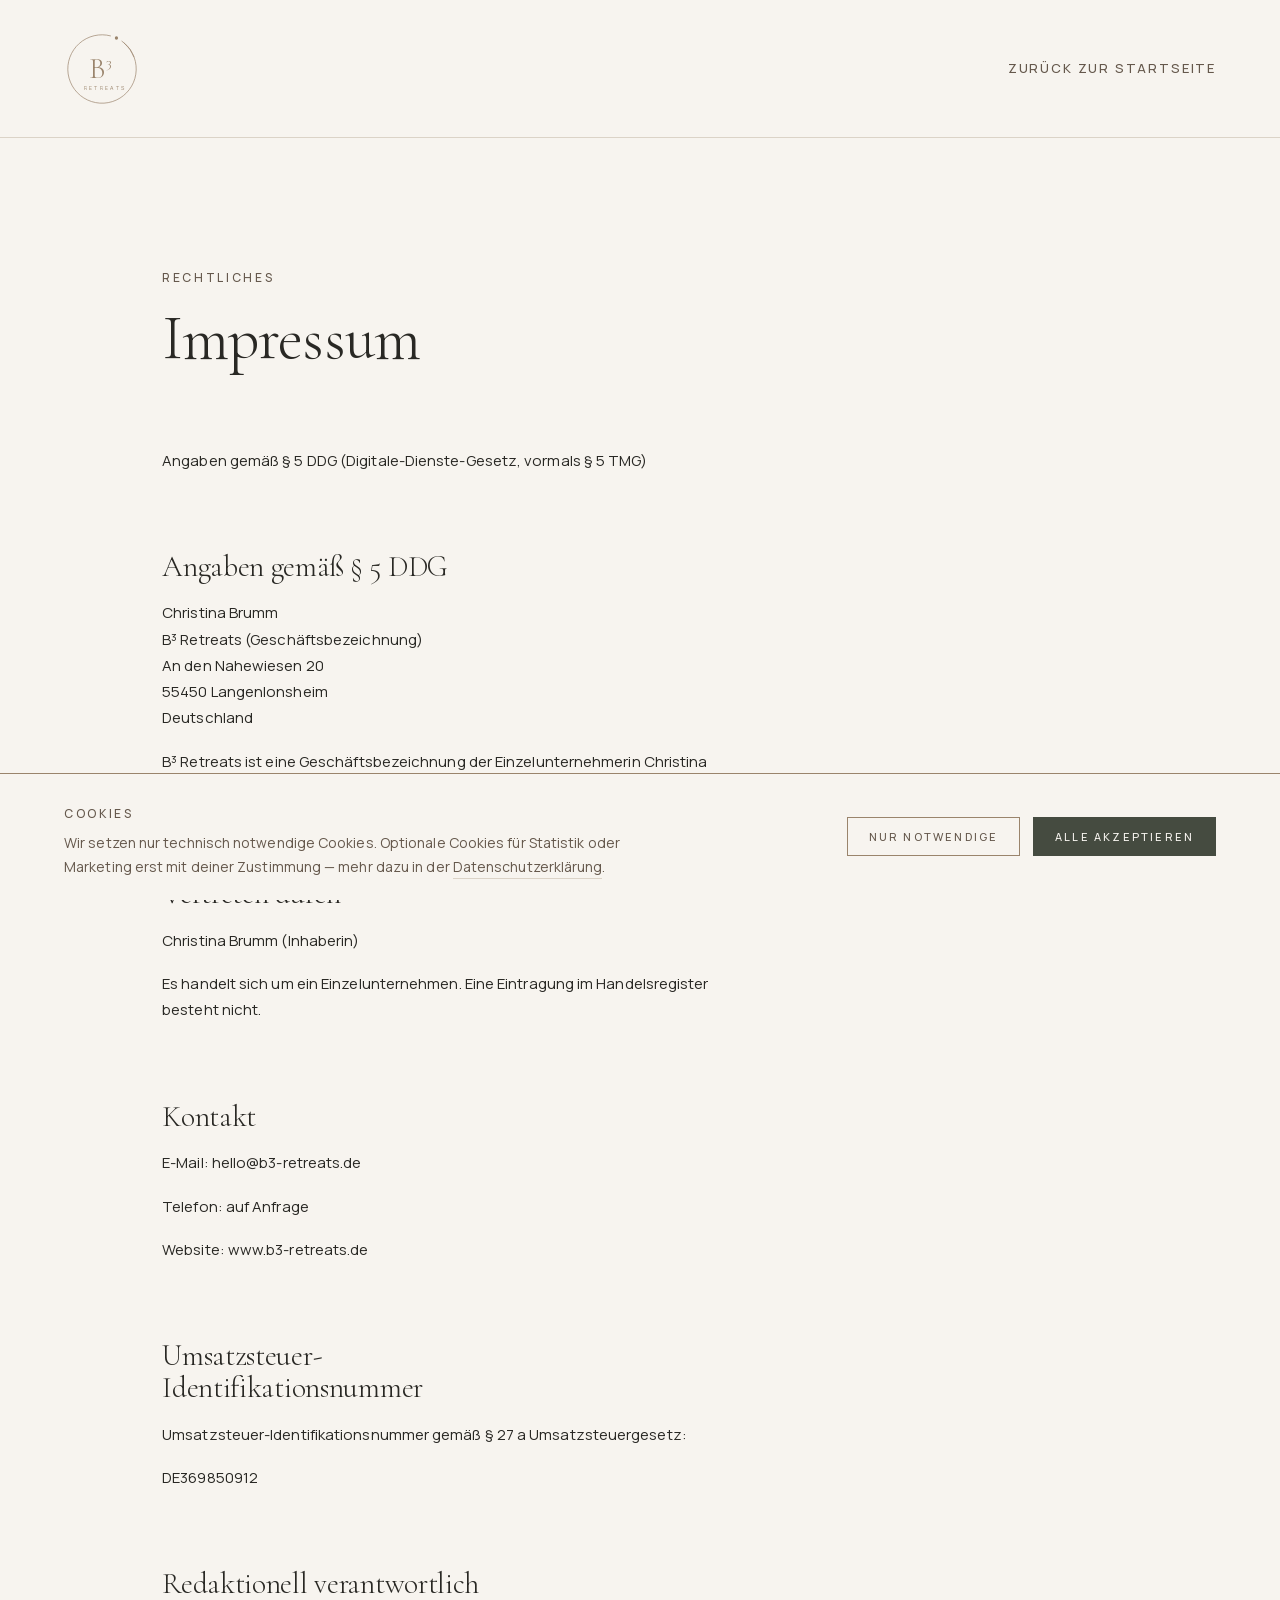
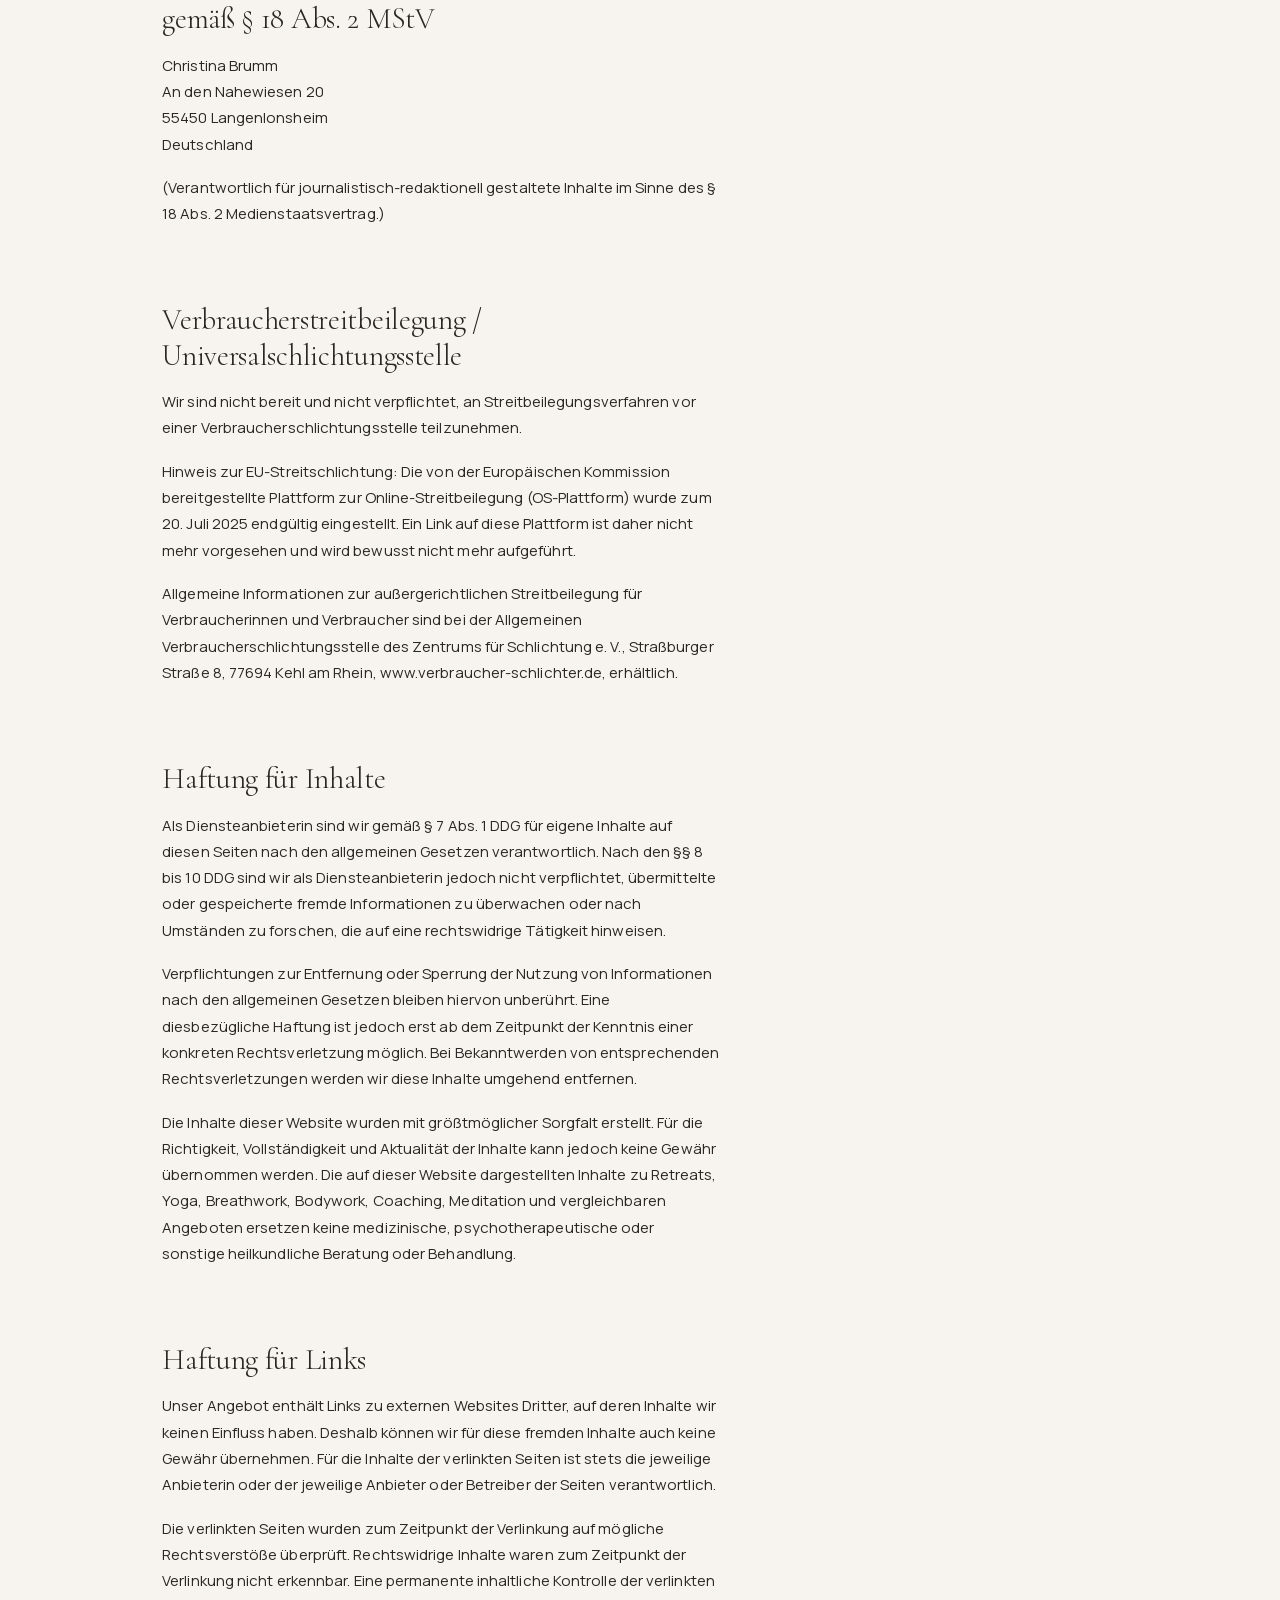
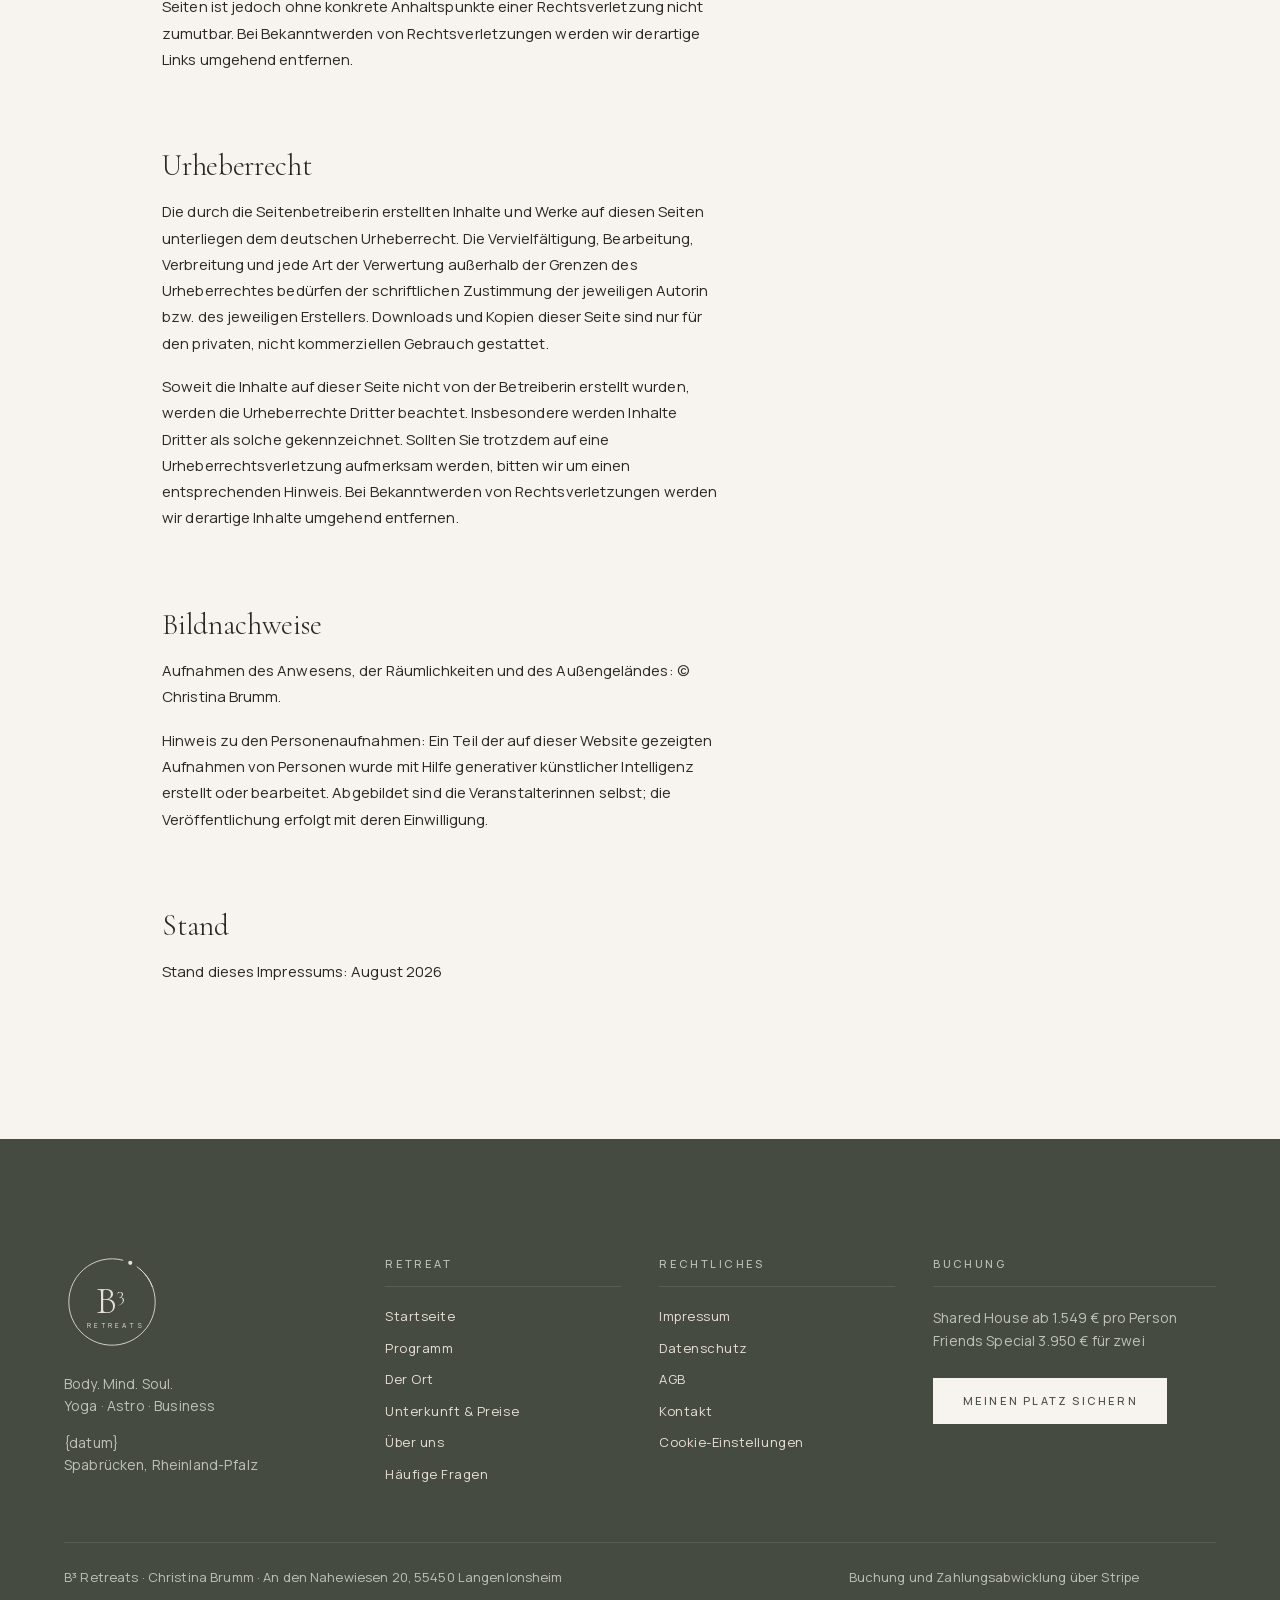
<file: impressum.html>
<!DOCTYPE html>
<html lang="de">
<head>
<meta charset="utf-8">
<meta name="viewport" content="width=device-width, initial-scale=1">
<meta name="google-site-verification" content="rea52oRzw9FTP1FTqxqboVxYl6JjOcomWECNzU3VXcc">
<title>Impressum | B³ Retreats</title>
<meta name="description" content="Impressum und Anbieterkennzeichnung von B³ Retreats, Christina Brumm, Langenlonsheim.">
<meta name="robots" content="noindex, follow">
<link rel="stylesheet" href="assets/css/style.css?v=0250d423">
</head>
<body>

<svg width="0" height="0" style="position:absolute" aria-hidden="true"><defs>
  <g id="b3mark">
    <path d="M90.97 15.76 A54 54 0 1 1 73.98 7.84" fill="none" stroke="currentColor" stroke-width="1.1"/>
    <path d="M94.71 18.64 A54 54 0 0 1 110.74 41.53" fill="none" stroke="currentColor" stroke-width="1.1"/>
    <circle cx="82.82" cy="11.06" r="2.6" fill="currentColor"/>
    <text x="58" y="74" text-anchor="middle" font-size="48" fill="currentColor"
          font-family="'Cormorant Garamond', Georgia, serif" font-weight="300">B<tspan font-size="25" dy="-17">3</tspan></text>
    <text x="64.8" y="93" text-anchor="middle" font-size="8.5" fill="currentColor" letter-spacing="3.6"
          font-family="Manrope, system-ui, sans-serif" font-weight="400">RETREATS</text>
  </g>
</defs></svg>

<header class="site-head site-head--solid">
  <div class="wrap site-head__in">
    <a href="/" aria-label="B³ Retreats – Startseite">
      <svg class="mark" viewBox="0 0 120 120" width="76" height="76"><use href="#b3mark"/></svg>
    </a>
    <nav class="site-nav">
      <a href="/">Zurück zur Startseite</a>
    </nav>
  </div>
</header>

<main class="legal band-ivory">
  <div class="wrap grid">
    <div class="legal__head">
      <p class="eyebrow">Rechtliches</p>
      <h1>Impressum</h1>
    </div>
    <div class="legal__body">
<p>Angaben gemäß § 5 DDG (Digitale-Dienste-Gesetz, vormals § 5 TMG)</p>
<h2 id="angaben-gemaess-5-ddg">Angaben gemäß § 5 DDG</h2>
<p>Christina Brumm<br>
B³ Retreats (Geschäftsbezeichnung)<br>
An den Nahewiesen 20<br>
55450 Langenlonsheim<br>
Deutschland</p>
<p>B³ Retreats ist eine Geschäftsbezeichnung der Einzelunternehmerin Christina Brumm und keine eigenständige Gesellschaft.</p>
<h2 id="vertreten-durch">Vertreten durch</h2>
<p>Christina Brumm (Inhaberin)</p>
<p>Es handelt sich um ein Einzelunternehmen. Eine Eintragung im Handelsregister besteht nicht.</p>
<h2 id="kontakt">Kontakt</h2>
<p>E-Mail: hello@b3-retreats.de</p>
<p>Telefon: auf Anfrage</p>
<p>Website: www.b3-retreats.de</p>
<h2 id="umsatzsteuer-identifikationsnummer">Umsatzsteuer-Identifikationsnummer</h2>
<p>Umsatzsteuer-Identifikationsnummer gemäß § 27 a Umsatzsteuergesetz:</p>
<p>DE369850912</p>
<h2 id="redaktionell-verantwortlich-gemaess-18-abs-2-mst">Redaktionell verantwortlich gemäß § 18 Abs. 2 MStV</h2>
<p>Christina Brumm<br>
An den Nahewiesen 20<br>
55450 Langenlonsheim<br>
Deutschland</p>
<p>(Verantwortlich für journalistisch-redaktionell gestaltete Inhalte im Sinne des § 18 Abs. 2 Medienstaatsvertrag.)</p>
<h2 id="verbraucherstreitbeilegung-universalschlichtungs">Verbraucherstreitbeilegung / Universalschlichtungsstelle</h2>
<p>Wir sind nicht bereit und nicht verpflichtet, an Streitbeilegungsverfahren vor einer Verbraucherschlichtungsstelle teilzunehmen.</p>
<p>Hinweis zur EU-Streitschlichtung: Die von der Europäischen Kommission bereitgestellte Plattform zur Online-Streitbeilegung (OS-Plattform) wurde zum 20. Juli 2025 endgültig eingestellt. Ein Link auf diese Plattform ist daher nicht mehr vorgesehen und wird bewusst nicht mehr aufgeführt.</p>
<p>Allgemeine Informationen zur außergerichtlichen Streitbeilegung für Verbraucherinnen und Verbraucher sind bei der Allgemeinen Verbraucherschlichtungsstelle des Zentrums für Schlichtung e. V., Straßburger Straße 8, 77694 Kehl am Rhein, www.verbraucher-schlichter.de, erhältlich.</p>
<h2 id="haftung-fuer-inhalte">Haftung für Inhalte</h2>
<p>Als Diensteanbieterin sind wir gemäß § 7 Abs. 1 DDG für eigene Inhalte auf diesen Seiten nach den allgemeinen Gesetzen verantwortlich. Nach den §§ 8 bis 10 DDG sind wir als Diensteanbieterin jedoch nicht verpflichtet, übermittelte oder gespeicherte fremde Informationen zu überwachen oder nach Umständen zu forschen, die auf eine rechtswidrige Tätigkeit hinweisen.</p>
<p>Verpflichtungen zur Entfernung oder Sperrung der Nutzung von Informationen nach den allgemeinen Gesetzen bleiben hiervon unberührt. Eine diesbezügliche Haftung ist jedoch erst ab dem Zeitpunkt der Kenntnis einer konkreten Rechtsverletzung möglich. Bei Bekanntwerden von entsprechenden Rechtsverletzungen werden wir diese Inhalte umgehend entfernen.</p>
<p>Die Inhalte dieser Website wurden mit größtmöglicher Sorgfalt erstellt. Für die Richtigkeit, Vollständigkeit und Aktualität der Inhalte kann jedoch keine Gewähr übernommen werden. Die auf dieser Website dargestellten Inhalte zu Retreats, Yoga, Breathwork, Bodywork, Coaching, Meditation und vergleichbaren Angeboten ersetzen keine medizinische, psychotherapeutische oder sonstige heilkundliche Beratung oder Behandlung.</p>
<h2 id="haftung-fuer-links">Haftung für Links</h2>
<p>Unser Angebot enthält Links zu externen Websites Dritter, auf deren Inhalte wir keinen Einfluss haben. Deshalb können wir für diese fremden Inhalte auch keine Gewähr übernehmen. Für die Inhalte der verlinkten Seiten ist stets die jeweilige Anbieterin oder der jeweilige Anbieter oder Betreiber der Seiten verantwortlich.</p>
<p>Die verlinkten Seiten wurden zum Zeitpunkt der Verlinkung auf mögliche Rechtsverstöße überprüft. Rechtswidrige Inhalte waren zum Zeitpunkt der Verlinkung nicht erkennbar. Eine permanente inhaltliche Kontrolle der verlinkten Seiten ist jedoch ohne konkrete Anhaltspunkte einer Rechtsverletzung nicht zumutbar. Bei Bekanntwerden von Rechtsverletzungen werden wir derartige Links umgehend entfernen.</p>
<h2 id="urheberrecht">Urheberrecht</h2>
<p>Die durch die Seitenbetreiberin erstellten Inhalte und Werke auf diesen Seiten unterliegen dem deutschen Urheberrecht. Die Vervielfältigung, Bearbeitung, Verbreitung und jede Art der Verwertung außerhalb der Grenzen des Urheberrechtes bedürfen der schriftlichen Zustimmung der jeweiligen Autorin bzw. des jeweiligen Erstellers. Downloads und Kopien dieser Seite sind nur für den privaten, nicht kommerziellen Gebrauch gestattet.</p>
<p>Soweit die Inhalte auf dieser Seite nicht von der Betreiberin erstellt wurden, werden die Urheberrechte Dritter beachtet. Insbesondere werden Inhalte Dritter als solche gekennzeichnet. Sollten Sie trotzdem auf eine Urheberrechtsverletzung aufmerksam werden, bitten wir um einen entsprechenden Hinweis. Bei Bekanntwerden von Rechtsverletzungen werden wir derartige Inhalte umgehend entfernen.</p>
<h2 id="bildnachweise">Bildnachweise</h2>
<p>Aufnahmen des Anwesens, der Räumlichkeiten und des Außengeländes: © Christina Brumm.</p>
<p>Hinweis zu den Personenaufnahmen: Ein Teil der auf dieser Website gezeigten Aufnahmen von Personen wurde mit Hilfe generativer künstlicher Intelligenz erstellt oder bearbeitet. Abgebildet sind die Veranstalterinnen selbst; die Veröffentlichung erfolgt mit deren Einwilligung.</p>
<h2 id="stand">Stand</h2>
<p>Stand dieses Impressums: August 2026</p>
    </div>
  </div>
</main>

<footer class="site-foot">
  <div class="wrap site-foot__in">
    <div class="site-foot__brand">
      <svg class="mark mark--invert" viewBox="0 0 120 120" width="96" height="96"><use href="#b3mark"/></svg>
      <p class="small">Body. Mind. Soul.<br>Yoga &middot; Astro &middot; Business</p>
      <p class="small">{datum}<br>Spabrücken, Rheinland-Pfalz</p>
    </div>

    <nav class="site-foot__col" aria-label="Retreat">
      <p class="site-foot__label">Retreat</p>
      <a href="/">Startseite</a>
      <a href="/#experiences">Programm</a>
      <a href="/#ort">Der Ort</a>
      <a href="/#unterkunft">Unterkunft &amp; Preise</a>
      <a href="/#team">Über uns</a>
      <a href="/#faq">Häufige Fragen</a>
    </nav>

    <nav class="site-foot__col" aria-label="Rechtliches">
      <p class="site-foot__label">Rechtliches</p>
      <a href="/impressum">Impressum</a>
      <a href="/datenschutz">Datenschutz</a>
      <a href="/agb">AGB</a>
      <a href="/impressum#kontakt">Kontakt</a>
      <button class="linklike" type="button" data-consent-open>Cookie-Einstellungen</button>
    </nav>

    <div class="site-foot__col site-foot__book">
      <p class="site-foot__label">Buchung</p>
      <p class="small">Shared House ab 1.549 &euro; pro Person<br>Friends Special 3.950 &euro; für zwei</p>
      <a class="btn btn--invert" href="/#buchung" data-booking>Meinen Platz sichern</a>
    </div>

    <p class="small site-foot__legal">
      B³ Retreats &middot; Christina Brumm &middot; An den Nahewiesen 20, 55450 Langenlonsheim
      <span>Buchung und Zahlungsabwicklung über Stripe</span>
    </p>
  </div>
</footer>

<aside class="consent" id="consent" hidden aria-label="Hinweis zu Cookies">
  <div class="wrap consent__in">
    <div class="consent__tx">
      <p class="eyebrow">Cookies</p>
      <p>Wir setzen nur technisch notwendige Cookies. Optionale Cookies für Statistik oder Marketing
         erst mit deiner Zustimmung — mehr dazu in der <a class="link" href="/datenschutz">Datenschutzerklärung</a>.</p>
    </div>
    <div class="consent__btns">
      <button class="btn btn--ghost" type="button" data-consent="necessary">Nur notwendige</button>
      <button class="btn btn--primary" type="button" data-consent="all">Alle akzeptieren</button>
    </div>
  </div>
</aside>

<script src="assets/js/main.js?v=a334686c"></script>
</body>
</html>
</file>
<file: assets/css/style.css>
@import url('fonts.css');
@import url('tokens.css');

/* ==========================================================================
   B³ RETREATS
   Trennung passiert über drei Mittel: Haarlinie, Tonwechsel des Grundes, Luft.
   Keine Schatten, keine Rahmen-Container, keine Karten.
   ========================================================================== */

*, *::before, *::after { box-sizing: border-box; }

html {
  -webkit-text-size-adjust: 100%;
  /* Weiches Rollen erst, wenn die Seite steht — siehe assets/js/main.js.

     Sonst faehrt der Sprung zu einem Anker BEIM LADEN durch die gesamte
     Seite: nach dem Absenden der Warteliste kommt man auf
     /?warteliste=…#warteliste zurueck, der Browser beginnt oben und rollt
     sekundenlang nach unten. Die Antwort auf ein abgeschicktes Formular
     soll sofort dastehen, nicht angefahren werden. */
  scroll-behavior: auto;
  overflow-x: clip;   /* die angeschnittene Sonne und der Zweig ragen bewusst raus */
}

body {
  margin: 0;
  background: var(--ivory);
  color: var(--ink);
  font-family: var(--sans);
  font-weight: 400;
  font-size: clamp(1rem, .96rem + .15vw, 1.0625rem);
  line-height: 1.75;
  letter-spacing: .005em;
  overflow-x: hidden;
  -webkit-font-smoothing: antialiased;
}

img { display: block; max-width: 100%; height: auto; }

::selection { background: var(--sand); color: var(--ink); }

:focus-visible {
  outline: 1px solid var(--olive);
  outline-offset: 3px;
}

/* --- Typografie ----------------------------------------------------------- */

h1, h2, h3, h4 {
  font-family: var(--serif);
  font-weight: 300;
  margin: 0;
  text-wrap: balance;
  font-optical-sizing: auto;
}

h1 {
  font-size: clamp(3.25rem, 1.6rem + 5.6vw, 7.25rem);
  line-height: 1.02;
  letter-spacing: -.015em;
  max-width: 15ch;
}

h2 {
  font-size: clamp(2rem, 1.3rem + 2.9vw, 3.75rem);
  line-height: 1.08;
  letter-spacing: -.01em;
  max-width: 18ch;
}

h3 {
  font-weight: 400;
  font-size: clamp(1.5rem, 1.15rem + 1.3vw, 2.125rem);
  line-height: 1.2;
}

p {
  margin: 0 0 1.15em;
  max-width: 62ch;
  hyphens: auto;
  text-wrap: pretty;
}

p:last-child { margin-bottom: 0; }

/* Absätze sind auf 62ch gedeckelt — diese Elemente sind Satzflächen, keine Absätze */
.belt, .eyebrow, .accent-block, .bms__sign, .ticket__fine,
.hero__meta, .site-foot__legal, .timeline__day p { max-width: none; }

.lead {
  font-weight: 300;
  font-size: clamp(1.125rem, 1.05rem + .35vw, 1.3125rem);
  line-height: 1.6;
  max-width: 48ch;
}

.serif-line {
  font-family: var(--serif);
  font-weight: 300;
  font-size: clamp(1.75rem, 1.1rem + 2.2vw, 3rem);
  line-height: 1.25;
  letter-spacing: -.005em;
  max-width: 22ch;
}

.serif-line em { font-style: italic; }

.quiet { color: var(--taupe-deep); }

.small {
  font-size: .875rem;
  line-height: 1.6;
  letter-spacing: .01em;
  color: var(--taupe-deep);
}

/* Marke: gesperrtes Versal-Label auf einer Haarlinie, nie auf einer Plakette */
.eyebrow {
  font-family: var(--sans);
  font-weight: 500;
  font-size: .75rem;
  line-height: 1;
  letter-spacing: .22em;
  text-transform: uppercase;
  color: var(--taupe-deep);
  margin: 0 0 1.35rem;
  max-width: none;
}

.eyebrow::before {
  content: '';
  display: block;
  width: 48px;
  height: 1px;
  background: var(--rule-strong);
  margin-bottom: 1.1rem;
}

.eyebrow--center { text-align: center; }
.eyebrow--center::before { margin-inline: auto; }

/* Zahlen: Mediävalziffern im Fließtext, Tabellenziffern in Tabellen */
.num-old  { font-variant-numeric: oldstyle-nums; }
.num-tab  { font-variant-numeric: tabular-nums; font-family: var(--sans); }

a { color: inherit; }

.link {
  text-decoration: none;
  border-bottom: 1px solid var(--rule);
  padding-bottom: 2px;
  transition: border-color .25s var(--ease), color .25s var(--ease);
}

.link:hover { border-color: var(--taupe); color: var(--taupe-deep); }

/* --- Raster --------------------------------------------------------------- */

.wrap {
  width: min(100% - 2 * var(--pad), var(--maxw));
  margin-inline: auto;
}

.grid {
  display: grid;
  grid-template-columns: repeat(12, 1fr);
  column-gap: var(--gutter);
}

/* Spalte 1 ist Handschriftenrand: dort steht nur die Kapitelnummer */
.rail {
  grid-column: 1;
  align-self: start;
  font-family: var(--sans);
  font-weight: 500;
  font-size: .6875rem;
  letter-spacing: .24em;
  text-transform: uppercase;
  color: var(--taupe);
  writing-mode: vertical-rl;
  white-space: nowrap;
  padding-top: .35rem;
}

/* --- Abschnitte ----------------------------------------------------------- */

section { position: relative; }

.band-ivory { background: var(--ivory); }
.band-sand  { background: var(--sand); }
.band-warm  { background: var(--sand-warm); }
.band-white { background: var(--white); }

.band-olive {
  background: var(--olive);
  color: var(--ink-invert);
}

.band-olive .eyebrow,
.band-olive .quiet,
.band-olive .small { color: var(--on-olive-mut); }

.band-olive .eyebrow::before { background: var(--sage); }

/* Lineal: Haarlinie unter jeder Abschnittsüberschrift, von der Nummer durchbrochen */
.ruler {
  position: relative;
  height: 1px;
  background: var(--rule);
  margin: var(--space-s) 0 var(--space-s);
}

.ruler span {
  position: absolute;
  top: 50%;
  left: 0;
  transform: translateY(-50%);
  background: var(--ivory);
  padding-inline: 0 1rem;
  font-family: var(--sans);
  font-weight: 500;
  font-size: .6875rem;
  letter-spacing: .24em;
  text-transform: uppercase;
  color: var(--taupe);
}

.band-sand  .ruler span { background: var(--sand); }
.band-warm  .ruler span { background: var(--sand-warm); }
.band-white .ruler span { background: var(--white); }
.band-olive .ruler      { background: var(--rule-invert); }
.band-olive .ruler span { background: var(--olive); color: var(--sage); }

/* Mondphasen statt <hr> */
.moons {
  display: flex;
  justify-content: center;
  gap: 10px;
  padding: var(--space-s) 0;
}

.moons i {
  width: 8px;
  height: 8px;
  border-radius: 50%;
  border: 1px solid var(--taupe);
  background: var(--ink);
}

.moons i:nth-child(2) { background: var(--taupe-deep); }
.moons i:nth-child(3) { background: var(--taupe); }
.moons i:nth-child(4) { background: rgba(154, 132, 108, .35); }
.moons i:nth-child(5) { background: transparent; }

/* Olivgrüner Gürtel — die einzige Form, in der Oliv große Flächen bekommt */
.belt {
  background: var(--olive);
  color: var(--ink-invert);
  text-align: center;
  padding: 1.85rem var(--pad);
  --medallion-drop: clamp(44px, 4.5vw, 62px);   /* halbe Medaillonhöhe */
  font-family: var(--sans);
  font-weight: 500;
  font-size: .6875rem;
  letter-spacing: .2em;
  text-transform: uppercase;
}

/* Trägt das Medaillon auf der Naht — Text startet unter dessen Unterkante */
.belt--seam { padding-top: calc(var(--medallion-drop) + 2.4rem); }

/* --- Bilder --------------------------------------------------------------- */

.ph {
  position: relative;
  overflow: hidden;
  background: var(--sand);
}

/* Ein warmer Schleier über allem — klebt drei Kameras zu einem Satz zusammen */
.ph::after {
  content: '';
  position: absolute;
  inset: 0;
  background: linear-gradient(180deg, rgba(214, 196, 168, .10), rgba(122, 110, 88, .08));
  mix-blend-mode: soft-light;
  pointer-events: none;
}

.ph img {
  width: 100%;
  height: 100%;
  object-fit: cover;
}

/* Bogen = Mensch und Innenraum. Rechteck = Ort. Nie im selben Block gemischt.
   Der senkrechte Radius ist die halbe Bildhoehe: der Bogen beginnt damit auf
   halber Hoehe und laeuft sichtbar an den Seiten herunter. Bei den vorherigen
   32 % sass die Rundung nur als flache Kappe obendrauf — von der Seite war
   vom Bogen nichts zu sehen. */
/* Auf Wunsch der Kundin sind alle Bildkanten gerade. Die einzige
   Ausnahme ist der Abschnitt „Ueber uns" — dort bleibt der Bogen,
   siehe .team .ph.arch. */
.arch { border-radius: 0; }

/* Der Bogen lebt nur noch hier weiter: die drei Portraits im Abschnitt
   „Ueber uns". Zwei Klassen schlagen eine, deshalb greift das gegen
   .arch oben ohne !important. */
.team .ph.arch { border-radius: 50% 50% 0 0 / 50% 50% 0 0; }

.veil::before {
  content: '';
  position: absolute;
  inset: 0;
  z-index: 1;
  background: var(--veil-olive);
  mix-blend-mode: multiply;
}

/* --- Schaltflächen -------------------------------------------------------- */

.btn {
  display: inline-block;
  border: 1px solid transparent;
  border-radius: 0;
  padding: 1.15em 2.6em;
  font-family: var(--sans);
  font-weight: 500;
  font-size: .6875rem;
  letter-spacing: .2em;
  text-transform: uppercase;
  text-decoration: none;
  cursor: pointer;
  transition: background-color .3s var(--ease), color .3s var(--ease), border-color .3s var(--ease);
}

.btn--primary { background: var(--olive); color: var(--ivory); }
.btn--primary:hover { background: var(--ink); }

.btn--ghost { border-color: var(--taupe); color: var(--taupe-deep); background: transparent; }
.btn--ghost:hover { background: rgba(154, 132, 108, .08); color: var(--ink); }

.btn--invert { background: var(--ivory); color: var(--olive); }
.btn--invert:hover { background: var(--sand); }

.btn--outline-light { border-color: rgba(247, 244, 239, .55); color: var(--ivory); }
.btn--outline-light:hover { background: rgba(247, 244, 239, .12); border-color: var(--ivory); }

.btn--block { display: block; width: 100%; text-align: center; }

/* --- Marke ---------------------------------------------------------------- */

/* currentColor vererbt durch <use> hindurch — Klassenselektoren tun das nicht */
.mark { display: block; color: var(--taupe); }
.mark--invert { color: var(--sand); }

/* Medaillon sitzt auf der Naht zweier Abschnitte, nicht mittig */
.medallion {
  position: absolute;
  left: 62%;
  bottom: 0;
  transform: translate(-50%, 50%);
  z-index: 4;
  width: clamp(88px, 9vw, 124px);
  height: clamp(88px, 9vw, 124px);
  border-radius: 50%;
  background: var(--ivory);
  display: grid;
  place-items: center;
}

.medallion--sand { background: var(--sand); }

/* --- Kopfzeile ------------------------------------------------------------ */

.site-head {
  position: absolute;
  inset: 0 0 auto;
  z-index: 20;
  padding: var(--head-pad) 0;
  transition: background-color .35s var(--ease), border-color .35s var(--ease);
  border-bottom: 1px solid transparent;
}

/* Die rechte Haelfte des Menues liegt ueber dem Hero-Foto. Seit dort ein helles
   Stoppelfeld steht statt Himmel, fielen "Unterkunft & Preise" und "Fragen"
   auf unter 3:1 Kontrast. Ein warmer Verlauf von oben, in der Farbe des Bandes
   daneben: ueber dem Sandfeld links ist er unsichtbar, ueber dem Foto rechts
   traegt er die Schrift. Liegt hinter dem Inhalt, nicht darueber. */
.site-head::before {
  content: '';
  position: absolute;
  inset: 0 0 auto;
  height: 190px;
  z-index: -1;
  background: linear-gradient(180deg,
    rgba(247, 244, 239, .82) 0%,
    rgba(247, 244, 239, .58) 45%,
    rgba(247, 244, 239, 0) 100%);
  pointer-events: none;
  transition: opacity .35s var(--ease);
}

/* Ist die Leiste eingerastet, deckt ihr eigener Grund schon alles ab. */
.site-head.is-stuck::before { opacity: 0; }

.site-head.is-stuck {
  position: fixed;
  background: var(--ivory);
  border-bottom-color: var(--rule);
  padding: 10px 0;
}

/* Groß über dem Hero, beim Mitscrollen etwas zurückgenommen */
/* Ueber dem Aufmacher darf das Zeichen gross stehen — dort ist es die Marke,
   nicht die Navigation. Die Groesse kommt aus dem Blatt, nicht aus dem
   width-Attribut im HTML, damit sie an einer Stelle liegt. */
.site-head__logo .mark {
  width: var(--mark);
  height: var(--mark);
  transition: width .3s var(--ease), height .3s var(--ease);
}
.site-head.is-stuck .site-head__logo .mark { width: 62px; height: 62px; }

.site-head__in {
  display: flex;
  align-items: center;
  justify-content: space-between;
  gap: 2rem;
}

.site-nav {
  display: flex;
  align-items: center;
  gap: clamp(1.2rem, 2.3vw, 2.5rem);
  font-weight: 500;
  font-size: .8125rem;
  letter-spacing: .14em;
  text-transform: uppercase;
}

.site-nav a { text-decoration: none; color: var(--taupe-deep); transition: color .25s var(--ease); }
.site-nav a:hover { color: var(--ink); }
.site-nav a.is-cta { color: var(--ink); border-bottom: 1px solid var(--rule-strong); padding-bottom: 3px; }

/* Die Kapitelnummern gehören ins Menü-Panel, auf dem Desktop stören sie nur */
.site-nav a i,
.site-nav__meta { display: none; }

/* Zwei Haarlinien — dasselbe Mittel, das die ganze Seite gliedert */
.burger {
  display: none;
  position: relative;
  width: 40px;
  height: 40px;
  padding: 0;
  border: 0;
  border-radius: 0;
  background: transparent;
  cursor: pointer;
}

.burger span {
  position: absolute;
  left: 6px;
  width: 28px;
  height: 1px;
  background: var(--ink);
  transition: transform .32s var(--ease), opacity .2s var(--ease);
}

.burger span:first-child { top: 17px; }
.burger span:last-child  { top: 24px; }

.burger[aria-expanded="true"] span:first-child { transform: translateY(3.5px) rotate(45deg); }
.burger[aria-expanded="true"] span:last-child  { transform: translateY(-3.5px) rotate(-45deg); }

/* --- Zurück nach oben ----------------------------------------------------- */

.totop {
  position: fixed;
  right: clamp(20px, 3vw, 40px);
  bottom: calc(clamp(20px, 3vw, 40px) + var(--consent-h) + var(--bar-h));
  z-index: 25;
  display: grid;
  place-items: center;
  width: 48px;
  height: 48px;
  border: 1px solid var(--rule-strong);
  border-radius: 50%;
  background: var(--ivory);
  color: var(--taupe-deep);
  opacity: 0;
  visibility: hidden;
  transform: translateY(8px);
  transition: opacity .3s var(--ease), transform .3s var(--ease),
              visibility .3s var(--ease), background-color .3s var(--ease), color .3s var(--ease);
}

.totop.is-on { opacity: 1; visibility: visible; transform: none; }
.totop { transition-property: opacity, transform, visibility, background-color, color, bottom; }
.totop:hover { background: var(--olive); color: var(--ivory); border-color: var(--olive); }
.totop svg { width: 19px; height: 19px; fill: none; stroke: currentColor; stroke-width: 1.3; }

/* --- 01 Hero -------------------------------------------------------------- */

.hero {
  position: relative;
  display: grid;
  /* Vorher 42fr 58fr. Die Textspalte war fuer die riesige Zeile im Aufmacher zu
     schmal — „to be you." stand gequetscht unter „Be free". Die vier Punkte
     kosten das Bild nichts Sichtbares: seine linke Kante ist jetzt ein Oval und
     gibt die Ecken ohnehin an den Sand ab. */
  grid-template-columns: 46fr 54fr;
  /* Vorher 88vh. Der Aufmacher schob damit den Seitenanfang fast komplett aus
     dem ersten Bildschirm; jetzt bleibt unten ein Streifen des naechsten
     Abschnitts sichtbar und zeigt, dass es weitergeht. Wird die Zahl weiter
     gesenkt, ist nicht mehr sie die Untergrenze, sondern der Text in
     .hero__copy — dann muss dort das Polster mitgehen. */
  min-height: 72vh;
  background: var(--sand);
}

.hero__copy {
  display: flex;
  flex-direction: column;
  justify-content: center;
  /* Oben muss das groessere Markenzeichen im Kopf Platz finden UND danach noch
     Luft stehen — sonst klebt die Datumszeile am Logo. */
  /* Rechts weniger Polster als vorher (war 4.5vw/76px): das Oval des Bildes
     haelt den Abstand jetzt selbst, die Zeile darf dafuer laenger laufen. */
  /* Gerechnet, nicht geraten: Polster der Leiste + Markenzeichen + Luft.
     So kann die Datumszeile dem Logo nicht mehr auf zwei Pixel nahe kommen,
     egal wie hoch das Fenster ist. Wird das Zeichen groesser, wandert der
     Aufmacher von selbst mit — beide Groessen stehen in tokens.css. */
  padding: calc(var(--head-pad) + var(--mark) + clamp(32px, 4vh, 64px))
           clamp(24px, 3vw, 52px) clamp(56px, 6vh, 80px) var(--pad);
}

.hero__meta {
  font-weight: 500;
  font-size: .75rem;
  letter-spacing: .22em;
  text-transform: uppercase;
  color: var(--taupe-deep);
  margin-bottom: clamp(1.6rem, 3vh, 2.6rem);
}

/* Cormorant hat kleine Mittellaenge bei langen Ober- und Unterlaengen: bei 1.02
   klaffen die Zeilen optisch weiter als die Zahl vermuten laesst. Im Aufmacher
   steht die Zeile riesig, dort faellt das auf. */
.hero h1 { line-height: .92; margin-bottom: clamp(1.5rem, 3vh, 2.2rem); }

.hero .lead { margin-bottom: clamp(2rem, 4vh, 3rem); }

.hero__cta { display: flex; flex-wrap: wrap; align-items: center; gap: 1.5rem 2rem; }

.hero__ph { position: relative; }
.hero__ph picture { display: contents; }
/* object-position: beide Zahlen sind im Browser nachgemessen, nicht geschaetzt.
   WAAGERECHT 62 % — Folge der Rundung: das Oval frisst die linke Haelfte der
   Ober- und Unterkante; stand die Gruppe mittig, lief sie in die Kurve.
   SENKRECHT 54 % — die Bildspalte ist am Desktop querformatig, `cover` schneidet
   also oben und unten weg, und davor schneidet schon `.hero__ph` das 118 % hohe
   Parallaxenbild. Die drei stehen in hero-tall.webp bei 0,315–0,725. Durchgemessen
   ueber 14 Fenstergroessen x drei Scrollstaende haelt sie jeder Wert aus
   [0,50 … 0,58] vollstaendig im Bild; die engste Groesse ist 1920x900. 54 % liegt
   in der Mitte dieses Fensters. Einzige Ausnahme ist ein extrem breites, flaches
   Fenster (2560x900, 2,8:1) — dort ist der sichtbare Streifen niedriger als die
   Gruppe hoch ist, das war beim vorherigen Bild schon so.
   Wer die Gruppe im Bild verschiebt, muss diese Zahl neu messen:
   scratchpad/objpos.py macht genau das. */
.hero__ph img { position: absolute; inset: 0; width: 100%; height: 100%; object-fit: cover; object-position: 62% 54%; }

/* Dieselbe Sprache wie .exp__item--flip: das Bild laeuft rechts aus dem Raster
   an die Fensterkante und ist zur Schrift hin als halbe Ellipse geschnitten —
   senkrechter Radius = halbe Hoehe, also eine durchgehende Kurve und keine
   abgerundete Ecke. Aussen bleibt es gerade, dort ist der Bildschirmrand. */
.hero__ph { border-radius: 0; }

/* --- 02 Einladung --------------------------------------------------------- */

/* Derselbe Weg von der .wrap bis zur Fensterkante wie in .exp — damit das Bild
   aus dem Raster heraus an den Bildschirmrand laufen kann. overflow:hidden
   verhindert, dass die Scrollbalkenbreite in 100vw waagerecht scrollen laesst. */
.invite {
  padding: var(--space-l) 0;
  overflow: hidden;
  --bleed: max(var(--pad), (100vw - var(--maxw)) / 2 + var(--pad));
}

/* Vorher span 6 bzw. span 5. Die Frage brach damit auf vier kurze Zeilen um und
   stand als schmale Saeule neben viel leerem Papier. Eine Spalte mehr macht drei
   Zeilen daraus; das Bild beginnt weiter rechts und verliert nichts. */
.invite__head { grid-column: 2 / span 7; grid-row: 1; }

/* Die breitere Spalte allein aendert nichts — h2 ist global auf 18ch gedeckelt,
   und genau dieser Deckel, nicht das Raster, hat die Frage auf vier Zeilen
   gebrochen. 25ch passen in die sieben Spalten und machen drei Zeilen daraus. */
.invite__head h2 { max-width: 25ch; }
.invite__body { grid-column: 2 / span 6; grid-row: 2; margin-top: var(--space-s); }

/* Die rechte Hälfte stand über anderthalb Bildschirme leer. Das Bild greift
   deshalb ueber beide Zeilen und laeuft rechts aus dem Raster an die
   Fensterkante — wie .exp__item--flip. */
.invite__ph {
  grid-column: 9 / span 4;
  grid-row: 1 / span 2;
  align-self: start;
  margin: clamp(130px, 17vw, 280px) calc(-1 * var(--bleed)) 0 0;
}

/* Zur Schrift hin eine halbe Ellipse, aussen gerade — dort ist der
   Bildschirmrand. Ueberschreibt .arch (zwei Klassen schlagen eine), damit die
   Vorlage weiter class="ph arch" schreiben kann. Das Hochformat wird dafuer
   flacher: 4/5 waere neben der Rundung eine Nadel geworden. */
.invite__ph .ph {
  aspect-ratio: 5 / 6;
  border-radius: 0;
}

/* Die Kerze steht im rechten Drittel des Bildes — der Ausschnitt darf links
   fressen, wo jetzt die Rundung liegt. */
.invite__ph .ph img { object-position: 68% center; }

.accent-block {
  grid-column: 1 / -1;
  grid-row: 3;
  text-align: center;
  margin-top: var(--space-m);
  font-family: var(--serif);
  font-weight: 300;
  font-size: clamp(1.6rem, 1.1rem + 1.9vw, 2.6rem);
  line-height: 1.35;
  color: var(--taupe-deep);
}

.accent-block strong { display: block; font-weight: 300; color: var(--ink); }

.accent-block .said {
  display: block;
  margin-top: 1.2rem;
  font-family: var(--sans);
  font-weight: 500;
  font-size: .6875rem;
  letter-spacing: .24em;
  text-transform: uppercase;
  color: var(--taupe);
}

/* --- 03 Body. Mind. Soul. ------------------------------------------------- */

/* Unten stand frueher ein Fries und schloss den Abschnitt ab. Ohne ihn braucht
   der Sandblock einen eigenen Rand — sonst klebt die Signatur am naechsten Ton. */
.bms { padding: var(--space-l) 0 var(--space-m); }
.bms__head { grid-column: 3 / span 6; }

.bms__cols {
  grid-column: 2 / -1;
  display: grid;
  grid-template-columns: repeat(3, 1fr);
  column-gap: clamp(28px, 4vw, 64px);
  margin-top: var(--space-m);
}

.bms__col { border-left: 1px solid var(--rule); padding-left: clamp(20px, 2.4vw, 34px); }
.bms__col:nth-child(2) { margin-top: 40px; }
.bms__col:nth-child(3) { margin-top: 80px; }

.bms__col h3 { margin-bottom: .35rem; }
.bms__col h3 sup { font-size: .45em; color: var(--taupe); vertical-align: super; }

.bms__who {
  display: block;
  font-family: var(--sans);
  font-weight: 500;
  font-size: .6875rem;
  letter-spacing: .22em;
  text-transform: uppercase;
  color: var(--taupe);
  margin-bottom: 1.1rem;
}

.bms__outro { grid-column: 3 / span 7; margin-top: var(--space-m); }

.bms__sign {
  grid-column: 1 / -1;
  text-align: center;
  margin-inline: auto;
  margin-top: var(--space-s);
  font-family: var(--serif);
  font-weight: 300;
  font-size: clamp(1.6rem, 1.1rem + 1.7vw, 2.4rem);
  color: var(--taupe-deep);
}

/* --- 04 Ablauf ------------------------------------------------------------ */

.ablauf { padding: var(--space-l) 0; overflow: hidden; }
.ablauf__head { grid-column: 2 / span 5; }
.ablauf__ph { grid-column: 8 / span 5; margin-top: clamp(40px, 7vw, 96px); }
.ablauf__ph .ph { aspect-ratio: 3 / 4; }

.timeline {
  grid-column: 2 / -1;
  margin: var(--space-m) 0 0;
  padding: 0;
  list-style: none;
  display: grid;
  grid-template-columns: repeat(4, 1fr);
  column-gap: clamp(20px, 2.6vw, 40px);
  border-top: 1px solid var(--rule);
  position: relative;
}

.timeline__day { padding-top: 2.25rem; position: relative; }

.timeline__day::before {
  content: '';
  position: absolute;
  top: -3.5px;
  left: 0;
  width: 7px;
  height: 7px;
  border-radius: 50%;
  background: var(--taupe);
}

.timeline__day b {
  display: block;
  font-family: var(--sans);
  font-weight: 500;
  font-size: .6875rem;
  letter-spacing: .22em;
  text-transform: uppercase;
  color: var(--taupe-deep);
  margin-bottom: .8rem;
}

.ablauf__note {
  grid-column: 4 / span 7;
  margin-top: var(--space-m);
  font-family: var(--serif);
  font-style: italic;
  font-weight: 300;
  font-size: clamp(1.35rem, 1rem + 1.3vw, 2rem);
  line-height: 1.35;
  color: var(--taupe-deep);
  max-width: 26ch;
}

.sprig {
  position: absolute;
  right: clamp(-30px, -2vw, 0px);
  bottom: 6%;
  width: 160px;
  opacity: .5;
  pointer-events: none;
}

.sprig path { fill: none; stroke: var(--taupe); stroke-width: 1.1; }

/* --- 05 Neumond ----------------------------------------------------------- */

.neumond { padding: var(--space-m) 0; overflow: hidden; }
.neumond__head { grid-column: 2 / span 5; grid-row: 1; }
.neumond__q { grid-column: 8 / span 5; grid-row: 1 / span 2; }

.neumond__q li {
  list-style: none;
  font-family: var(--serif);
  font-weight: 300;
  font-size: clamp(1.3rem, 1rem + 1.1vw, 1.85rem);
  line-height: 1.35;
  padding: 1.15rem 0;
  border-bottom: 1px solid var(--rule-invert);
}

.neumond__q ul { margin: 0; padding: 0; border-top: 1px solid var(--rule-invert); }

.neumond__outro { grid-column: 2 / span 5; grid-row: 2; margin-top: var(--space-s); }
.neumond__outro p { color: rgba(247, 244, 239, .76); }

.neumond__moon {
  position: absolute;
  top: clamp(24px, 5vw, 64px);
  right: clamp(-40px, -2vw, 0px);
  width: clamp(140px, 18vw, 260px);
  opacity: .35;
  pointer-events: none;
}

.neumond__moon circle { fill: none; stroke: var(--sage); stroke-width: 1; }

/* --- 06 Experiences ------------------------------------------------------- */

.exp { padding: var(--space-l) 0; position: relative; overflow: hidden; }
.exp__head { grid-column: 2 / span 6; }
.exp__intro { grid-column: 2 / span 6; margin-top: var(--space-s); }

.exp__item {
  grid-column: 1 / -1;
  display: grid;
  grid-template-columns: repeat(12, 1fr);
  column-gap: var(--gutter);
  align-items: center;
  margin-top: var(--space-m);
}

/* Der Weg vom Inhalt der .wrap bis zur Fensterkante: unter 1440 px ist es das
   Seitenpolster, darueber kommt die Haelfte des ueberschuessigen Randes dazu.
   Damit laeuft das Bild aus dem Raster heraus bis an den Bildschirmrand.
   .exp hat overflow:hidden — die Scrollbalkenbreite in 100vw kann also keinen
   waagerechten Scroll ausloesen. */
.exp {
  --bleed: max(var(--pad), (100vw - var(--maxw)) / 2 + var(--pad));
}

.exp__item .ph      { grid-column: 1 / span 6; margin-left: calc(-1 * var(--bleed)); }
.exp__item .exp__tx { grid-column: 8 / span 5; }

.exp__item--flip .ph      { grid-column: 7 / span 6; grid-row: 1;
                            margin-left: 0; margin-right: calc(-1 * var(--bleed)); }
.exp__item--flip .exp__tx { grid-column: 2 / span 4; grid-row: 1; }

/* Das Bild kommt seitlich ins Bild und ist zur Textspalte hin oval geschnitten:
   der senkrechte Radius laeuft ueber die volle Hoehe, also ist die Innenkante
   eine halbe Ellipse und keine abgerundete Ecke. Aussen bleibt es gerade —
   dort ist die Bildschirmkante. Ueberschreibt .arch (zwei Klassen schlagen
   eine), damit die Vorlage weiter class="ph arch" schreiben kann. */
.exp__item .ph       { border-radius: 0; }
.exp__item--flip .ph { border-radius: 0; }

/* Eine Experience ohne Bild: der Text ruecht auf die Kante der Kapitelspalte
   und wird zur Atempause zwischen den Bildbloecken — nicht an den rechten
   Rand geklebt, wo er ohne Bild danebensteht. */
.exp__item .exp__tx:only-child { grid-column: 2 / span 6; }

/* Sophie leitet zwei Experiences. Als zwei Artikel untereinander riss das
   zweite ein Loch: das hohe Bild des ersten bestimmt die Zeilenhoehe, und der
   Text darunter fing erst nach dem Bildende an. Jetzt stehen beide Texte in
   derselben Spalte neben dem einen Bild — die Trennlinie macht deutlich, dass
   es zwei Sessions sind. */
.exp__second {
  margin-top: 2.6rem;
  padding-top: 2.2rem;
  border-top: 1px solid var(--rule);
}


.exp__who {
  display: block;
  font-family: var(--sans);
  font-weight: 500;
  font-size: .6875rem;
  letter-spacing: .22em;
  text-transform: uppercase;
  color: var(--taupe);
  padding-bottom: .9rem;
  margin-bottom: 1.4rem;
  border-bottom: 1px solid var(--rule);
}

.exp__tx h3 { margin-bottom: 1.2rem; }

/* Strahlensonne als Textur, vom rechten Rand angeschnitten — einmal pro Seite */
.sun {
  position: absolute;
  top: 46%;
  right: -180px;
  width: 560px;
  opacity: .07;
  pointer-events: none;
  z-index: 0;
}

.sun line, .sun circle { stroke: var(--taupe); stroke-width: 1.4; fill: none; }

/* --- 07 Freie Zeit -------------------------------------------------------- */

.frieze .ph { aspect-ratio: 2.4 / 1; }
.frieze--tight { margin-top: var(--space-m); }
.frieze--tight .ph { aspect-ratio: 2.6 / 1; }

.freizeit { padding: var(--space-m) 0 var(--space-l); }
.freizeit__head { grid-column: 2 / span 4; }
.freizeit__body { grid-column: 7 / span 6; }

.pullout {
  border-left: 1px solid var(--rule-strong);
  padding-left: 1.4rem;
  margin: 2.25rem 0;
  font-family: var(--serif);
  font-weight: 300;
  font-size: clamp(1.3rem, 1rem + 1.1vw, 1.75rem);
  line-height: 1.35;
  max-width: 24ch;
}

/* --- 08 Retreat-Ort ------------------------------------------------------- */

.ort { padding: var(--space-l) 0 var(--space-s); }
.ort__head { grid-column: 1 / span 4; }
.ort__body { grid-column: 6 / span 6; }

/* Der Ort bleibt rechteckig — der Bogen gehoert Menschen und Innenraeumen */
.mosaic {
  display: grid;
  grid-template-columns: repeat(3, 1fr);
  grid-auto-rows: clamp(160px, 18vw, 265px);
  gap: 10px;
  margin-top: var(--space-m);
}

.mosaic .ph { border-radius: 0; }
.mosaic .m1 { grid-column: 1 / span 2; grid-row: 1 / span 2; }
.mosaic .m2 { grid-column: 3;          grid-row: 1 / span 2; }
.mosaic .m3 { grid-column: 1;          grid-row: 3; }
.mosaic .m4 { grid-column: 2;          grid-row: 3; }
.mosaic .m5 { grid-column: 3;          grid-row: 3; }
.mosaic .m6 { grid-column: 1;          grid-row: 4 / span 2; }
.mosaic .m7 { grid-column: 2;          grid-row: 4 / span 2; }
.mosaic .m8 { grid-column: 3;          grid-row: 4 / span 2; }

.ort__map { grid-column: 1 / span 4; margin-top: 2rem; display: flex; align-items: center; gap: 1rem; }
.ort__map svg { width: 82px; flex: none; }
.ort__map path, .ort__map circle { fill: none; stroke: var(--taupe); stroke-width: 1.2; }
.ort__map .pin { fill: var(--taupe); stroke: none; }

/* --- 09 Kulinarik --------------------------------------------------------- */

.kulinarik { padding: var(--space-m) 0; }

/* Kapitel ohne Bild. Nicht links buendig wie ein Abschnittskopf — dann steht
   das rechte Drittel des Bandes leer. Stattdessen eingerueckt wie .bms__outro:
   beidseitig Luft, damit die Spalte gewollt wirkt und nicht angeschnitten.
   Auch nicht als Kopf/Text-Paar wie Kapitel 06 und 07 — dreimal dasselbe
   Raster hintereinander nimmt der Seite den Wechsel. */
.kulinarik__tx { grid-column: 3 / span 7; }

.tagline-rule {
  margin-top: 2rem;
  padding-top: 1rem;
  border-top: 1px solid var(--rule);
  font-family: var(--sans);
  font-weight: 500;
  font-size: .6875rem;
  letter-spacing: .2em;
  text-transform: uppercase;
  color: var(--taupe-deep);
}

/* --- 10 Unterkunft & Preise ----------------------------------------------- */

/* overflow + --bleed wie in .exp: der Schieber der Positionszeilen laeuft links
   aus dem Raster heraus bis an die Fensterkante. */
.haus {
  padding: var(--space-l) 0 var(--space-m);
  overflow: hidden;
  --bleed: max(var(--pad), (100vw - var(--maxw)) / 2 + var(--pad));
}
.haus__head { grid-column: 2 / span 6; }
.haus__sub  { grid-column: 2 / span 5; margin-top: 1.5rem; }

/* Keine Karten: Positionszeilen, getrennt von Haarlinien */
.tier {
  grid-column: 1 / -1;
  display: grid;
  grid-template-columns: repeat(12, 1fr);
  column-gap: var(--gutter);
  padding: var(--space-s) 0;
  border-top: 1px solid var(--rule);
}

.tier:last-of-type { border-bottom: 1px solid var(--rule); }
.tier--exklusiv { border-top-color: var(--rule-strong); }

/* Eine Spalte breiter als frueher: als einzelnes Standbild reichten drei
   Spalten, zum Blaettern ist das Bild darin nur noch gut 170 px hoch. */
/* Der Schieber laeuft links aus dem Raster an die Fensterkante und ist zur
   Schrift hin oval geschnitten — die Gegenrichtung zu .invite und .hero, wie
   .exp__item es zwischen den Experiences abwechselt. Die Rundung sitzt auf
   .galerie__spur und nicht auf .galerie: nur die Spur ist die Bildflaeche,
   Unterschrift und Balken darunter bleiben gerade. Die Spur hat schon
   overflow-x, schneidet also von sich aus. */
/* Fuenf Spalten plus Ueberhang statt vier ohne: als Galerie zum Blaettern war
   das Bild vorher nur gut 270 px hoch und stand als Briefmarke neben einer
   langen Merkmalsliste. Jetzt rund 600 px breit — die Textspalte und die
   Preisspalte behalten dabei ihre Breite, es verschiebt sich nur die Grenze. */
.tier__ph  { grid-column: 1 / span 5; margin-left: calc(-1 * var(--bleed)); }

/* 18 %, nicht die 42 % der Portraitbilder: der waagerechte Radius zaehlt von der
   Breite, der senkrechte von der Hoehe. Bei einem 3:2-Bild ist die Hoehe klein,
   und 42 % Breite gegen 50 % Hoehe ergeben keine Bogenkante, sondern eine
   Blattform. 18 % geben die runde Aussenkante, ohne das Motiv anzuschneiden. */
.tier__ph .galerie__spur { border-radius: 0; }

/* Der Bogen jedes einzelnen Bildes muss hier weg. `.galerie__bild` traegt
   `50% 50% 0 0 / 22% 22% 0 0` — eine Kappe oben. Zusammen mit der Rundung der
   Spur ergab das links oben doch eine gebogene Ecke, obwohl die Spur dort auf 0
   steht: geschnitten wird zweimal, und die innere Kappe war die engere Form.
   Die Kontur macht jetzt allein die Spur — links schnurgerade, rechts rund. */
.tier__ph .galerie__bild { border-radius: 0; }

/* Der Pfeil sass 12 px vom Rand — in der Rundung haengt er im Sand. */
.tier__ph .galerie__pfeil--vor { right: 4%; }

/* Der Ueberhang gilt nur fuer die Bildflaeche. Unterschrift und Balken gehoeren
   zur Textspalte und wuerden sonst links aus dem Fenster rutschen. */
.tier__ph .galerie__fuss { padding-left: var(--bleed); }

.tier__tx  { grid-column: 6 / span 4; }
.tier__buy { grid-column: 10 / span 3; align-self: start; }

.tier__label {
  display: flex;
  align-items: baseline;
  justify-content: space-between;
  gap: 1rem;
  font-family: var(--sans);
  font-weight: 500;
  font-size: .75rem;
  letter-spacing: .22em;
  text-transform: uppercase;
  color: var(--ink);
  padding-bottom: .9rem;
  margin-bottom: 1.4rem;
  border-bottom: 1px solid var(--rule);
}

.tier__label em { font-style: normal; font-size: .625rem; color: var(--taupe); letter-spacing: .24em; }

.tier__tx h3 { margin-bottom: 1rem; }

.feats { list-style: none; margin: 1.6rem 0 0; padding: 0; }

.feats li {
  padding: .7rem 0 .7rem 1.9rem;
  border-bottom: 1px solid var(--rule);
  position: relative;
  font-size: .9375rem;
}

.feats li::before {
  content: '→';
  position: absolute;
  left: 0;
  color: var(--taupe);
}

.feats--tight li { padding-block: .55rem; }

.price {
  font-family: var(--serif);
  font-weight: 300;
  font-variant-numeric: oldstyle-nums;
  font-size: clamp(2.75rem, 1.6rem + 3.4vw, 4.5rem);
  line-height: .9;
  letter-spacing: -.02em;
  margin-bottom: .5rem;
}

.price small {
  display: block;
  font-family: var(--sans);
  font-size: .8125rem;
  line-height: 1.6;
  letter-spacing: .04em;
  color: var(--taupe-deep);
  margin-top: 1.2rem;
  font-variant-numeric: normal;
}

.tier__buy .btn { margin-top: 1.6rem; }

/* --- 11 Inklusive --------------------------------------------------------- */

.inkl { padding: var(--space-m) 0; }
.inkl__head { grid-column: 1 / span 3; position: sticky; top: 96px; align-self: start; }
.inkl__list { grid-column: 5 / span 8; }


.inkl__list ul {
  list-style: none;
  margin: 0;
  padding: 0;
  columns: 2;
  column-gap: clamp(28px, 4vw, 64px);
  border-top: 1px solid var(--rule);
}

.inkl__list li {
  break-inside: avoid;
  padding: .8rem 0 .8rem 1.9rem;
  border-bottom: 1px solid var(--rule);
  position: relative;
  font-size: .9375rem;
}

.inkl__list li::before { content: '→'; position: absolute; left: 0; color: var(--taupe); }

.inkl__out {
  grid-column: 5 / span 8;
  display: flex;
  flex-wrap: wrap;
  align-items: baseline;
  gap: .8rem 2.5rem;
  margin-top: 2.5rem;
  padding-top: 1.2rem;
  border-top: 1px solid var(--rule);
}

.inkl__out b {
  flex: none;
  font-weight: 500;
  font-size: .6875rem;
  letter-spacing: .22em;
  text-transform: uppercase;
  color: var(--taupe);
}

.inkl__out .small { flex: 1 1 24rem; margin: 0; }

/* --- 12 Team -------------------------------------------------------------- */

.team { padding: var(--space-l) 0 0; }
.team__head { grid-column: 3 / span 6; }
.team__intro { grid-column: 3 / span 6; margin-top: var(--space-s); }

.member {
  grid-column: 1 / -1;
  display: grid;
  grid-template-columns: repeat(12, 1fr);
  column-gap: var(--gutter);
  align-items: center;
  padding: var(--space-m) 0;
}

/* Bild und die beiden Links stehen in EINER Spalte — deshalb liegt die
   Rasterangabe an der Huelle. Das Bild behaelt nur sein Seitenverhaeltnis. */
.member__ph        { grid-column: 2 / span 4; }
.member .ph        { aspect-ratio: 4 / 5; }
.member__tx        { grid-column: 7 / span 5; }
.member--flip .member__ph { grid-column: 7 / span 4; grid-row: 1; }
.member--flip .member__tx { grid-column: 2 / span 4; grid-row: 1; }

/* Website und Instagram unter dem Portraet. Dieselbe Schriftgroesse und
   Sperrung wie die Taetigkeitszeile daneben — es sind Randangaben zur Person,
   keine Handlungsaufforderung, und sie sollen dem Buchungsbutton nicht die
   Aufmerksamkeit wegnehmen. */
.member__links {
  display: flex;
  flex-wrap: wrap;
  gap: .5rem 1.6rem;
  margin-top: 1.1rem;
}

.member__link {
  display: inline-flex;
  align-items: center;
  gap: .5rem;
  font-size: .75rem;
  letter-spacing: .16em;
  text-transform: uppercase;
  color: var(--taupe);
  text-decoration: none;
  border-bottom: 1px solid transparent;
  padding-bottom: .15rem;
  transition: color var(--dur-s) var(--ease-soft),
              border-color var(--dur-s) var(--ease-soft);
}

.member__link:hover,
.member__link:focus-visible { color: var(--olive); border-bottom-color: var(--olive); }

/* Das Symbol traegt Strich und Fuellung als Attribut, nicht als Klasse:
   im Schattenbaum von <use> greifen Klassen nicht. Hier nur die Groesse. */
.member__link svg { width: 16px; height: 16px; flex: none; }

.member__tx h3 { margin-bottom: .5rem; }

.member__craft {
  display: block;
  font-family: var(--sans);
  font-weight: 500;
  font-size: .6875rem;
  letter-spacing: .2em;
  text-transform: uppercase;
  color: var(--taupe);
  padding-bottom: 1rem;
  margin-bottom: 1.6rem;
  border-bottom: 1px solid var(--rule);
}

.member__accent {
  font-family: var(--serif);
  font-style: italic;
  font-weight: 300;
  font-size: clamp(1.35rem, 1rem + 1.2vw, 1.9rem);
  line-height: 1.3;
  color: var(--taupe-deep);
  margin: 1.4rem 0;
  max-width: 24ch;
}

.team__seam { position: relative; height: 0; }

/* --- 13 Für wen ----------------------------------------------------------- */

.fuerwen {
  padding: var(--space-l) 0;
  overflow: hidden;
  --bleed: max(var(--pad), (100vw - var(--maxw)) / 2 + var(--pad));
}
.fuerwen__head { grid-column: 3 / span 6; grid-row: 1; }
.fuerwen__body { grid-column: 3 / span 6; grid-row: 2; margin-top: var(--space-s); }

/* Vorher drei Spalten und mit Abstand zum Rand: ein Briefmarkenbild, das im
   olivgruenen Feld verloren stand. Jetzt eine Spalte breiter und rechts aus dem
   Raster heraus bis an die Fensterkante, zur Schrift hin oval — dieselbe
   Sprache wie .invite und .exp__item--flip. */
.fuerwen__ph {
  grid-column: 9 / span 4;
  grid-row: 1 / span 2;
  align-self: start;
  margin: clamp(20px, 4vw, 70px) calc(-1 * var(--bleed)) 0 0;
}

.fuerwen__ph .ph {
  aspect-ratio: 5 / 6;
  border-radius: 0;
}
/* Kein object-position: das Bild ist 4:5, der Rahmen 5:6 — `cover` skaliert also
   nach der Breite und schneidet nur senkrecht, waagerecht gibt es keinen Spielraum
   zu verschieben. Den engeren Kader macht darum die Pipeline (fuerwen-blick). */

.fuerwen__q { grid-column: 3 / span 8; grid-row: 3; margin-top: var(--space-m); list-style: none; padding: 0; border-top: 1px solid var(--rule-invert); }

.fuerwen__q li {
  font-family: var(--serif);
  font-weight: 300;
  font-size: clamp(1.35rem, 1rem + 1.3vw, 2rem);
  line-height: 1.3;
  padding: 1.25rem 0;
  border-bottom: 1px solid var(--rule-invert);
}

.fuerwen__end { grid-column: 3 / span 5; grid-row: 4; margin-top: var(--space-m); }

.fuerwen__cta {
  grid-column: 9 / span 4;
  grid-row: 4;
  align-self: end;
  margin-top: var(--space-m);
}
.fuerwen__cta .small { margin-top: 1.1rem; color: var(--on-olive-mut); }

/* --- 14 Buchung ----------------------------------------------------------- */

.buchung { position: relative; padding: var(--space-l) 0; overflow: hidden; }

.buchung__bg { position: absolute; inset: 0; z-index: 0; }
.buchung__bg img { width: 100%; height: 100%; object-fit: cover; }

/* Hier liegt der Text auf einer eigenen hellen Karte, das Bild darf also offen
   bleiben: soft-light aus .ph::after ist gewollt und deshalb ausgeschrieben. */
.buchung__bg::after {
  content: '';
  position: absolute;
  inset: 0;
  mix-blend-mode: soft-light;
  background: linear-gradient(180deg, rgba(69, 75, 64, .55), rgba(69, 75, 64, .78));
}

.ticket {
  position: relative;
  z-index: 1;
  max-width: 880px;
  margin-inline: auto;
  background: var(--ivory);
  border: 1px solid var(--rule-strong);
  padding: clamp(30px, 4.5vw, 60px);
}

.ticket__top { display: flex; flex-wrap: wrap; align-items: baseline; justify-content: space-between; gap: 1rem; }
.ticket__top h2 { font-size: clamp(1.75rem, 1.3rem + 1.7vw, 2.6rem); max-width: none; }
.ticket__top span { font-size: .8125rem; letter-spacing: .06em; color: var(--taupe-deep); }

.ticket hr { border: 0; border-top: 1px solid var(--rule); margin: 1.9rem 0; }

.ticket__when { display: grid; grid-template-columns: 1fr 1fr; gap: 1.5rem; }

.ticket__when b {
  display: block;
  font-weight: 500;
  font-size: .6875rem;
  letter-spacing: .22em;
  text-transform: uppercase;
  color: var(--taupe);
  margin-bottom: .45rem;
}

.ticket__prices { display: grid; grid-template-columns: 1fr 1fr; gap: 1.5rem; }
.ticket__prices > div + div { border-left: 1px solid var(--rule); padding-left: 1.5rem; }

.ticket__prices b {
  display: block;
  font-weight: 500;
  font-size: .6875rem;
  letter-spacing: .22em;
  text-transform: uppercase;
  color: var(--taupe);
  margin-bottom: .6rem;
}

.ticket__prices span {
  font-family: var(--sans);
  font-weight: 300;
  font-variant-numeric: tabular-nums;
  font-size: clamp(1.5rem, 1.1rem + 1.3vw, 2rem);
  letter-spacing: -.01em;
}

/* Je Variante ein eigener Button. Vorher lag EIN breiter Button unter beiden
   Preisen — er liess offen, welchen Tarif er eigentlich bucht, und mit zwei
   getrennten Buchungslinks war das nicht mehr aufloesbar. Die Spalten stehen
   deshalb als Saeule: Preis oben, Button buendig unten. */
.ticket__prices > div { display: flex; flex-direction: column; }
.ticket__prices > div > p { margin-bottom: 1.4rem; }
.ticket__btn { margin-top: auto; }

.ticket__fine { margin-top: 1.4rem; text-align: center; }

/* --- 15 Warteliste -------------------------------------------------------- */

.wl { padding: var(--space-l) 0; }
.wl__head { grid-column: 2 / span 6; }
.wl__form, .wl__danke { grid-column: 2 / span 7; margin-top: var(--space-s); }

/* Der Dank kommt als Fliesstext aus dem Panel, mit Leerzeilen dazwischen.
   pre-line macht daraus Absaetze, ohne dass die Kundin HTML tippen muss. */
.wl__danke {
  white-space: pre-line;
  max-width: 54ch;
  font-size: 1.0625rem;
  line-height: 1.7;
}

.wl__fehler {
  border-left: 1px solid var(--rule-strong);
  padding: .2rem 0 .2rem 1.2rem;
  margin-bottom: 2rem;
  max-width: 54ch;
}

.wl__reihe { display: grid; grid-template-columns: 1fr 1fr; gap: 1.2rem 1.6rem; margin-bottom: 1.6rem; }
.wl__feld { display: flex; flex-direction: column; gap: .5rem; }

.wl__feld > span,
.wl__wahl legend {
  font-weight: 500;
  font-size: .6875rem;
  letter-spacing: .22em;
  text-transform: uppercase;
  color: var(--taupe);
}

/* Eine Linie unten statt eines Kastens — dasselbe Mittel wie im Raster.
   Der Rahmen eines Standard-Eingabefeldes waere hier ein Fremdkoerper. */
.wl__feld input {
  font-family: var(--sans);
  font-size: 1rem;
  color: inherit;
  background: transparent;
  border: 0;
  border-bottom: 1px solid var(--rule);
  padding: .5rem 0;
  transition: border-color var(--dur-s) var(--ease-soft);
}
.wl__feld input:focus { outline: 0; border-bottom-color: var(--olive); }
/* Sichtbar auch fuer die, die mit der Tastatur unterwegs sind. */
.wl__feld input:focus-visible { outline: 2px solid var(--olive); outline-offset: 3px; }

.wl__wahl { border: 0; padding: 0; margin: 0 0 1.6rem; }
.wl__wahl legend { padding: 0; margin-bottom: .8rem; }

.wl__haken { display: flex; align-items: flex-start; gap: .7rem; margin-bottom: .6rem; }
.wl__haken input { margin-top: .25rem; accent-color: var(--olive); flex: none; }
.wl__haken span { font-size: .9375rem; line-height: 1.55; }

.wl__haken--einwilligung { margin: 2rem 0; max-width: 58ch; }

/* Die Bot-Falle. NICHT display:none und nicht hidden — beides erkennen
   Bots und lassen das Feld dann aus. Aus dem Bild geschoben wirkt es fuer
   sie wie ein normales Feld, waehrend Auge, Tastatur (tabindex="-1") und
   Screenreader (aria-hidden) es nicht erreichen. */
.wl__falle {
  position: absolute;
  left: -9999px;
  width: 1px;
  height: 1px;
  overflow: hidden;
}

@media (max-width: 860px) {
  .wl__head, .wl__form, .wl__danke { grid-column: 1 / -1; }
  .wl__reihe { grid-template-columns: 1fr; }
}

/* --- 15 FAQ --------------------------------------------------------------- */

.faq { padding: var(--space-l) 0; }
.faq__head { grid-column: 2 / span 6; }

.faq__list {
  grid-column: 2 / span 11;
  display: grid;
  grid-template-columns: 1fr 1fr;
  column-gap: clamp(32px, 4vw, 72px);
  margin-top: var(--space-s);
}

.faq__col { border-top: 1px solid var(--rule); }

.faq details { border-bottom: 1px solid var(--rule); }

.faq summary {
  list-style: none;
  cursor: pointer;
  display: flex;
  align-items: baseline;
  justify-content: space-between;
  gap: 1.5rem;
  padding: 1.4rem 0;
  font-family: var(--serif);
  font-weight: 400;
  font-size: clamp(1.15rem, 1rem + .6vw, 1.4rem);
  line-height: 1.35;
  transition: color .25s var(--ease);
}

.faq summary::-webkit-details-marker { display: none; }
.faq summary:hover { color: var(--taupe-deep); }

.faq summary::after {
  content: '→';
  flex: none;
  color: var(--taupe);
  font-family: var(--sans);
  font-size: .9rem;
  transition: transform .3s var(--ease);
}

.faq details[open] summary::after { transform: rotate(90deg); }
.faq details > div { padding: 0 0 1.6rem; max-width: 58ch; }
.faq details > div p { font-size: .9375rem; color: var(--taupe-deep); }

/* --- 16 Abschluss --------------------------------------------------------- */

.abschluss {
  position: relative;
  min-height: 92vh;
  display: flex;
  align-items: center;
  overflow: hidden;
  color: var(--ivory);
}

.abschluss__bg { position: absolute; inset: 0; z-index: 0; }

/* object-position rechts statt mittig: die drei Frauen stehen im rechten
   Bilddrittel, weil der Verlauf darunter links die Schrift traegt. Bei einem
   hohen, schmalen Fenster schneidet ein mittiger cover-Ausschnitt genau dort
   ab — bei 1024x1366 fehlte die halbe Gruppe. Mit 78 % frisst der Ausschnitt
   stattdessen das leere Feld links auf. */
.abschluss__bg img { width: 100%; height: 100%; object-fit: cover; object-position: 78% center; }

/* Ohne eigenes mix-blend-mode erbt dieses ::after das soft-light von .ph::after.
   Dann verpufft der Schleier ueber dem hellen Abendhimmel und die Zeilen stehen
   praktisch ohne Kontrast. Deckend gemischt traegt der Verlauf die Schrift links
   und laesst das Bild nach rechts frei. */
.abschluss__bg::after {
  content: '';
  position: absolute;
  inset: 0;
  mix-blend-mode: normal;
  background:
    linear-gradient(96deg, rgba(28, 30, 26, .66) 0%, rgba(28, 30, 26, .54) 28%, rgba(38, 42, 35, .20) 58%, rgba(38, 42, 35, 0) 80%),
    linear-gradient(180deg, rgba(28, 30, 26, .05), rgba(28, 30, 26, .16));
}

.abschluss .wrap { position: relative; z-index: 1; padding-block: var(--space-l); }
.abschluss__tx { grid-column: 2 / span 6; }
.abschluss__tx .eyebrow { color: var(--sand); }
.abschluss__tx .eyebrow::before { background: var(--sand); }
.abschluss h2 { margin-bottom: var(--space-s); }

.abschluss__lines p {
  font-family: var(--serif);
  font-weight: 300;
  font-size: clamp(1.15rem, .95rem + .8vw, 1.5rem);
  line-height: 1.5;
  margin-bottom: 1.1rem;
  max-width: 40ch;
  color: rgba(247, 244, 239, .88);
}

.abschluss__lines p.big {
  font-size: clamp(1.5rem, 1.1rem + 1.5vw, 2.25rem);
  line-height: 1.3;
  color: var(--ivory);
}

.abschluss__foot { margin-top: var(--space-m); display: flex; flex-wrap: wrap; align-items: center; gap: 1.5rem 2.5rem; }

.abschluss__stamp {
  font-family: var(--sans);
  font-weight: 500;
  font-size: .6875rem;
  letter-spacing: .22em;
  text-transform: uppercase;
  color: var(--sand);
}

/* --- Fußzeile ------------------------------------------------------------- */

/* Vier Spalten statt einer umbrechenden Zeile: sonst rutscht der längste
   Eintrag allein in die zweite Reihe und die Fußzeile fällt auseinander. */
.site-foot { background: var(--olive); color: var(--ink-invert); padding: var(--space-m) 0 2.5rem; }

.site-foot__in {
  display: grid;
  grid-template-columns: 1.2fr 1fr 1fr 1.2fr;
  align-items: start;
  column-gap: clamp(24px, 3vw, 56px);
  row-gap: clamp(40px, 4vw, 64px);
}

.site-foot__brand .mark { margin-bottom: 1.4rem; }

/* .small traegt sonst --taupe-deep und kommt auf Oliv nur auf 1,3:1 */
.site-foot__brand p { margin-bottom: .9rem; color: var(--on-olive-mut); }

.site-foot__col { display: flex; flex-direction: column; align-items: flex-start; gap: .75rem; }

.site-foot__label {
  width: 100%;
  margin: 0 0 .5rem;
  padding-bottom: .8rem;
  border-bottom: 1px solid var(--rule-invert);
  font-weight: 500;
  font-size: .6875rem;
  letter-spacing: .22em;
  text-transform: uppercase;
  color: var(--on-olive-mut);
}

/* :not(.btn) ist hier Pflicht: der Selektor ist spezifischer als .btn--invert
   und faerbte den Knopf sonst sandfarben auf elfenbein — also unsichtbar. */
.site-foot a:not(.btn),
.site-foot .linklike {
  color: var(--sand);
  text-decoration: none;
  font-size: .8125rem;
  line-height: 1.5;
  letter-spacing: .04em;
  transition: color .25s var(--ease);
}

.site-foot a:not(.btn):hover, .site-foot .linklike:hover { color: var(--ivory); }

.site-foot__book .small { color: var(--on-olive-mut); margin-bottom: .5rem; }
.site-foot__book .btn { margin-top: .35rem; }

.site-foot__legal {
  grid-column: 1 / -1;
  display: flex;
  flex-wrap: wrap;
  justify-content: space-between;
  gap: .6rem 2rem;
  padding: 1.5rem clamp(0px, 6vw, 96px) 0 0;
  border-top: 1px solid var(--rule-invert);
  font-size: .8125rem;
  color: var(--on-olive-mut);
}

@media (max-width: 1080px) {
  .site-foot__in { grid-template-columns: 1fr 1fr; }
  .site-foot__brand { grid-column: 1 / -1; }
}

@media (max-width: 560px) {
  .site-foot__in { grid-template-columns: 1fr; }
  .site-foot__legal { flex-direction: column; }
}

/* --- Einwilligung --------------------------------------------------------- */

/* Kein Overlay, keine Modal-Falle: die Seite bleibt bedienbar, weil außer der
   Entscheidung selbst nichts gespeichert wird. */
.consent {
  position: fixed;
  inset: auto 0 0;
  z-index: 35;
  background: var(--ivory);
  border-top: 1px solid var(--rule-strong);
  transform: translateY(100%);
  transition: transform .4s var(--ease);
}

.consent.is-on { transform: none; }
.consent[hidden] { display: none; }

.consent__in {
  display: flex;
  flex-wrap: wrap;
  align-items: center;
  justify-content: space-between;
  gap: 1.5rem 2.5rem;
  padding: 1.4rem 0;
}

.consent__tx { flex: 1 1 32rem; }
.consent__tx .eyebrow { margin-bottom: .7rem; }
.consent__tx .eyebrow::before { width: 32px; margin-bottom: .7rem; }
.consent__tx p:last-child { font-size: .875rem; line-height: 1.65; max-width: 68ch; color: var(--taupe-deep); }

.consent__btns { display: flex; flex-wrap: wrap; gap: .8rem; }
.consent__btns .btn { padding: 1em 1.9em; }

@media (max-width: 860px) {
  .consent__in { padding: 1.1rem 0; gap: 1rem; }
  .consent__tx { flex: 1 1 100%; }
  .consent__tx .eyebrow { display: none; }
  .consent__tx p:last-child { font-size: .8125rem; line-height: 1.5; }
  .consent__btns { width: 100%; gap: .6rem; }
  .consent__btns .btn { flex: 1 1 0; padding: .95em .8em; }
}

/* Der untere Rand ist ein Stapel: Consent trägt die Buchungsleiste,
   die Buchungsleiste trägt den Pfeil. Höhen meldet das Skript. */
body { --consent-h: 0px; --bar-h: 0px; }

/* Der Schalter darf sich nicht als Formularelement verraten — Browser setzen
   auf <button> unter anderem letter-spacing: normal zurück. */
.linklike {
  padding: 0;
  border: 0;
  background: none;
  font-family: inherit;
  font-size: inherit;
  font-weight: inherit;
  letter-spacing: inherit;
  line-height: inherit;
  color: inherit;
  text-align: left;
  cursor: pointer;
}

/* --- Mobile Buchungsleiste ------------------------------------------------ */

.bar {
  position: fixed;
  inset: auto 0 var(--consent-h) 0;
  z-index: 30;
  display: none;
  align-items: center;
  justify-content: space-between;
  gap: 1rem;
  padding: .75rem var(--pad);
  background: var(--ivory);
  border-top: 1px solid var(--rule);
  transform: translateY(100%);
  transition: transform .35s var(--ease);
}

.bar.is-on { transform: none; }
.bar span { font-size: .8125rem; letter-spacing: .04em; color: var(--taupe-deep); font-variant-numeric: tabular-nums; }
.bar .btn { padding: .95em 1.6em; }

/* ==========================================================================
   BEWEGUNG

   Leitgedanke: Satz und Bild verhalten sich wie im Druck, nicht wie eine
   Web-Vorlage. Zeilen kommen hinter einer Maske hervor, Bilder werden von
   einem Vorhang freigegeben, Haarlinien zeichnen sich. Kein Federn, kein
   Drehen, kein Stagger über ganze Abschnitte.
   ========================================================================== */

/* --- Grundeinblendung ----------------------------------------------------- */

.rise { opacity: 0; transform: translateY(14px); }

.rise.is-in {
  opacity: 1;
  transform: none;
  transition: opacity var(--dur-m) var(--ease-soft), transform var(--dur-m) var(--ease-soft);
}

/* --- Zeilen hinter der Maske ---------------------------------------------- */

.ln {
  display: block;
  overflow: hidden;
  padding-block: .11em;
  margin-block: -.11em;
}

.ln__i {
  display: block;
  transform: translateY(108%);
  transition: transform var(--dur-m) var(--ease-soft);
  transition-delay: calc(var(--i, 0) * 75ms);
  will-change: transform;
}

.is-in .ln__i { transform: none; }
.is-in .ln__i { will-change: auto; }

/* --- Bildvorhang ---------------------------------------------------------- */

/* Der Ausschnitt fährt von unten auf, das Bild fährt gleichzeitig zurück —
   zwei Geschwindigkeiten, deshalb wirkt es nach Kamera und nicht nach CSS. */
.ph {
  clip-path: inset(0 0 100% 0);
  transition: clip-path var(--dur-l) var(--ease-soft);
}

.ph.is-in, .rise.is-in .ph { clip-path: inset(0 0 0 0); }

.ph img {
  transform: scale(1.1);
  transition: transform 1.8s var(--ease-soft);
}

.ph.is-in img, .rise.is-in .ph img { transform: none; }

/* Bögen und Vollbildhintergründe bleiben ungeschnitten */
.arch, .hero__ph, .buchung__bg, .abschluss__bg { clip-path: none; }
.arch img { transition-duration: 1.6s; }

/* --- Haarlinien zeichnen sich --------------------------------------------- */

.ruler, .eyebrow::before, .tier__label, .exp__who, .member__craft,
.feats li, .inkl__list li, .fuerwen__q li, .neumond__q li, .faq details {
  --line-origin: left;
}

.ruler { transform: scaleX(0); transform-origin: left; transition: transform var(--dur-l) var(--ease-soft); }
.is-in .ruler, .ruler.is-in { transform: none; }

.eyebrow::before { transform: scaleX(0); transform-origin: left; transition: transform var(--dur-m) var(--ease-soft) .1s; }
.is-in .eyebrow::before { transform: none; }
.eyebrow--center::before, .abschluss .eyebrow::before { transform-origin: center; }

/* --- Zeilenlisten: kurzer Versatz, weil es echte Zeilen sind --------------
   Der Behälter selbst trägt .stagger und .is-in. Ein Selektor der Form
   `.is-in .liste li` würde verlangen, dass die Liste INNERHALB des
   eingeblendeten Elements liegt — sie ist aber selbst das eingeblendete
   Element, und die Zeilen blieben für immer unsichtbar. */

.stagger > * {
  opacity: 0;
  transform: translateY(10px);
}

.stagger.is-in > *,
.is-in .stagger > * {
  opacity: 1;
  transform: none;
  transition: opacity var(--dur-s) var(--ease-soft), transform var(--dur-s) var(--ease-soft);
  transition-delay: calc(var(--i, 0) * 55ms);
}

/* --- Mondphasen füllen sich nacheinander ---------------------------------- */

.moons i { transform: scale(0); transition: transform .55s var(--ease-soft); }
.moons.is-in i { transform: none; transition-delay: calc(var(--i, 0) * 90ms); }

/* --- Medaillon ------------------------------------------------------------ */

.medallion { transition: transform 1.1s var(--ease-soft), opacity .8s var(--ease-soft); }
.medallion:not(.is-in) { opacity: 0; transform: translate(-50%, 50%) scale(.82); }

/* --- Parallaxe ------------------------------------------------------------ */

/* Bewusst klein: das Bild atmet, es fliegt nicht. */
/* Das Bild ist absichtlich groesser als sein Ausschnitt und haengt oben ueber,
   damit die Parallaxe nach beiden Seiten Luft hat. Ohne position: absolute
   greift top nicht: das 118 % hohe Bild sitzt dann buendig oben, die Parallaxe
   schiebt es nach unten und die Sandflaeche des Ausschnitts blitzt als heller
   Streifen an der Oberkante hervor. */
.px img { position: absolute; inset-inline: 0; height: 118%; top: -9%; will-change: transform; }
.px { overflow: hidden; }

/* --- Lesefortschritt ------------------------------------------------------ */

.progress {
  position: fixed;
  inset: 0 auto auto 0;
  z-index: 60;
  width: 100%;
  height: 1px;
  background: var(--taupe);
  opacity: .7;
  transform: scaleX(0);
  transform-origin: 0 50%;
}

/* --- Zustände ------------------------------------------------------------- */

/* Vorhang von unten statt Farbsprung */
.btn { position: relative; overflow: hidden; z-index: 0; }

.btn::before {
  content: '';
  position: absolute;
  inset: 0;
  z-index: -1;
  transform: translateY(101%);
  transition: transform .5s var(--ease-soft);
}

.btn:hover::before { transform: none; }
.btn--primary::before { background: var(--ink); }
.btn--primary:hover { background: var(--olive); }
.btn--ghost::before { background: rgba(154, 132, 108, .12); }
.btn--invert::before { background: var(--sand); }
.btn--outline-light::before { background: rgba(247, 244, 239, .14); }

/* Unterstrich wächst von links */
.site-nav a:not(.is-cta) { position: relative; }

.site-nav a:not(.is-cta)::after {
  content: '';
  position: absolute;
  left: 0;
  bottom: -5px;
  width: 100%;
  height: 1px;
  background: var(--rule-strong);
  transform: scaleX(0);
  transform-origin: left;
  transition: transform .4s var(--ease-soft);
}

.site-nav a:not(.is-cta):hover::after { transform: none; }

.link { background-image: none; }
.mosaic .ph { transition: clip-path var(--dur-l) var(--ease-soft), opacity .5s var(--ease-soft); }
.mosaic .ph img { transition: transform 1.8s var(--ease-soft), filter .6s var(--ease-soft); }
.mosaic .ph:hover img { transform: scale(1.03); }

/* --- Menütafel ------------------------------------------------------------ */

@media (max-width: 860px) {
  .site-nav a, .site-nav__meta {
    opacity: 0;
    transform: translateY(12px);
    transition: opacity .5s var(--ease-soft), transform .5s var(--ease-soft);
  }

  .site-nav.is-open a, .site-nav.is-open .site-nav__meta {
    opacity: 1;
    transform: none;
    transition-delay: calc(var(--i, 0) * 55ms + 120ms);
  }
}

/* --- FAQ: auch das Schließen läuft weich ---------------------------------- */

.faq details > div {
  display: grid;
  grid-template-rows: 1fr;
  transition: grid-template-rows .42s var(--ease-soft), opacity .3s var(--ease-soft);
}

.faq details > div > * { overflow: hidden; }
.faq details.is-closing > div { grid-template-rows: 0fr; opacity: 0; }

/* --- Abschalter ----------------------------------------------------------- */

@media (prefers-reduced-motion: reduce) {
  /* !important, weil main.js das weiche Rollen nach dem Laden direkt am
     Element setzt — ein Inline-Stil schlaegt sonst jede Regel hier. */
  html { scroll-behavior: auto !important; }

  .rise, .rise.is-in,
  .stagger > *,
  .site-nav a, .site-nav__meta {
    opacity: 1;
    transform: none;
    transition: none;
  }

  .ln__i, .ruler, .eyebrow::before, .moons i, .medallion, .btn::before,
  .site-nav a::after, .ph img {
    transform: none;
    transition: none;
  }

  .medallion:not(.is-in) { opacity: 1; transform: translate(-50%, 50%); }
  .ph, .ph.is-in { clip-path: none; transition: none; }
  .px img { height: 100%; top: 0; }
  .progress { display: none; }
  * { animation: none !important; }
}

/* --- Umbrüche ------------------------------------------------------------- */

@media (max-width: 1080px) {
  .rail { display: none; }

  .invite__head, .invite__body,
  .bms__head, .bms__outro,
  .ablauf__head, .ablauf__note,
  .neumond__head, .neumond__q, .neumond__outro,
  .exp__head, .exp__intro,
  .freizeit__head, .freizeit__body,
  .ort__head, .ort__body, .ort__map,
  .haus__head, .haus__sub,
  .team__head, .team__intro,
  .fuerwen__head, .fuerwen__body, .fuerwen__q, .fuerwen__end, .fuerwen__cta,
  .faq__head, .faq__list,
  .abschluss__tx,
  .neumond__outro,
  .invite__ph, .fuerwen__ph,
  .kulinarik__tx,
  .inkl__head, .inkl__list, .inkl__out,
  .bms__cols, .timeline, .ablauf__ph {
    grid-column: 1 / -1;
  }

  /* Gestapelt stiessen Ueberschrift und Text bei drei Kapiteln ohne jeden
     Abstand aneinander — bei „Genug Zeit fuer dich" beruehrte die Unterlaenge
     des Titels schon die erste Zeile. Nachgemessen: 0 px, waehrend Einladung,
     Experiences, Ueber uns und FAQ 32 px hatten. Diese drei ziehen nach. */
  .freizeit__body, .ort__body, .inkl__list { margin-top: 2rem; }

  /* Der Kompass stand mit 82 px neben einer zweizeilig umbrechenden Ortsangabe
     und lief optisch in den Absatz darunter. Kleiner, enger, mit Luft nach
     unten. */
  .ort__map { margin-top: 1.5rem; margin-bottom: 2.5rem; gap: .75rem; }
  .ort__map svg { width: 44px; }

  /* Ab hier laeuft .abschluss__tx ueber die ganze Breite (siehe grid-column
     oben), also darf der Schleier nicht mehr nur das linke Drittel decken.
     Diese Regel stand vorher erst bei 860 px — dazwischen lag die Schrift
     ueber dem ungedeckten Teil des Bildes und verlor den Kontrast. */
  .abschluss__bg::after {
    background: linear-gradient(180deg, rgba(41, 40, 36, .72) 0%, rgba(41, 40, 36, .80) 55%, rgba(41, 40, 36, .88) 100%);
  }

  .inkl__head { position: static; }
  .faq__list { grid-template-columns: 1fr; }
  .faq__col + .faq__col { border-top: 0; }
  .neumond__outro, .neumond__q { grid-row: auto; }
  .fuerwen__end, .fuerwen__cta { grid-column: 1 / -1; grid-row: auto; margin-top: var(--space-s); }

  /* Gestapelt braucht keine der Bildspalten mehr ihren Versatz */
  /* Gestapelt steht das Bild links unter dem Text und beruehrt keine
     Fensterkante mehr. Dann ist die halbe Ellipse keine Innenkante, sondern eine
     schiefe Ecke — also zurueck zum Bogen des uebrigen Satzes. */
  .invite__ph, .fuerwen__ph { grid-row: auto; margin-top: var(--space-s); max-width: 420px; }
  .invite__ph, .fuerwen__ph { margin-right: 0; }
  .invite__ph .ph, .fuerwen__ph .ph {
    aspect-ratio: 4 / 5;
    border-radius: 0;
  }
  .invite__ph .ph img, .fuerwen__ph .ph img { object-position: center; }
  .ablauf__ph { margin-top: var(--space-s); max-width: 460px; }
  .neumond__q, .neumond__outro { margin-top: var(--space-s); }

  .exp__item .ph, .exp__item .exp__tx,
  .exp__item--flip .ph, .exp__item--flip .exp__tx,
  .exp__item .exp__tx:only-child,
  .member__ph, .member__tx,
  .member--flip .member__ph, .member--flip .member__tx {
    grid-column: 1 / -1;
    grid-row: auto;
  }

  .exp__item .ph { max-width: 520px; margin-bottom: 2.25rem; }
  /* Der Abstand sass am Bild. Jetzt haengen die Links darunter — er gehoert
     unter sie, sonst kleben sie am folgenden Text. */
  .member__ph { max-width: 520px; margin-bottom: 2.25rem; }

  .tier__ph  { grid-column: 1 / span 5; }
  .tier__tx  { grid-column: 7 / span 6; }
  .tier__buy { grid-column: 7 / span 6; margin-top: 2rem; }
}

/* Gestapelt steht der Schieber mittig und beruehrt keine Fensterkante mehr —
   dann ist die halbe Ellipse keine Innenkante, sondern eine schiefe Ecke. */
@media (max-width: 860px) {
  .tier__ph { margin-left: 0; }
  .tier__ph .galerie__spur { border-radius: 0; }
  .tier__ph .galerie__bild { border-radius: 0; }
  .tier__ph .galerie__pfeil--vor { right: 12px; }
  .tier__ph .galerie__fuss { padding-left: 0; }
}

@media (max-width: 860px) {
  .hero { grid-template-columns: 1fr; min-height: 0; }
  .hero__copy { order: 2; padding: var(--space-s) var(--pad) var(--space-m); }
  /* Das Bild bleibt auch hier absolut im Ausschnitt (siehe .px img) — statisch
     verliert es seinen Ueberhang und die Parallaxe legt oben Sand frei. */
  /* Gestapelt liegt das Bild als Band ueber der Schrift und beruehrt beide
     Fensterkanten. Eine Rundung nur links waere hier keine Innenkante mehr,
     sondern eine schiefe Ecke — und sie schnitte die Linke an. Also gerade,
     und die Gruppe zurueck in die Mitte. */
  /* Quadratisch statt 16:9: auf Wunsch der Kundin reicht das Bild weiter
     herunter, bis knapp ueber die Ueberschrift. Im Querformat blieb vom
     Motiv — drei Frauen in ganzer Figur — nur ein Streifen. */
  .hero__ph { order: 1; aspect-ratio: 1 / 1; border-radius: 0; }
  .hero__ph img { object-position: center; }
  .medallion { left: 50%; }

  .bms__cols { grid-template-columns: 1fr; row-gap: 2.5rem; }
  .bms__col:nth-child(2), .bms__col:nth-child(3) { margin-top: 0; }

  .timeline { grid-template-columns: 1fr; row-gap: 1.75rem; border-top: 0; }
  .timeline__day { border-top: 1px solid var(--rule); }

  .inkl__list ul { columns: 1; }

  /* Ein Mosaik aus fünf Bildern geht in zwei Spalten nie sauber auf —
     also gestapelt, jedes Bild in seinem eigenen Format. */
  .mosaic { grid-template-columns: 1fr; grid-auto-rows: auto; }
  .mosaic > .ph { grid-column: 1; grid-row: auto; }
  .mosaic .m1, .mosaic .m3, .mosaic .m4, .mosaic .m5 { aspect-ratio: 16 / 9; }
  .mosaic .m2, .mosaic .m6, .mosaic .m7, .mosaic .m8 { aspect-ratio: 4 / 5; }

  .tier__ph, .tier__tx, .tier__buy { grid-column: 1 / -1; }
  /* Die Galerie ging gestapelt auf 300 px Breite herunter und stand als
     Briefmarke ueber einer breiten Textspalte. Auf Wunsch der Kundin nimmt sie
     jetzt die volle Flaeche und laeuft bis an beide Fensterkanten — dieselbe
     Sprache wie die uebrigen Bilder auf dem Telefon (siehe .frieze). */
  .tier__ph {
    max-width: none;
    margin-inline: calc(-1 * var(--pad));
    margin-bottom: 2rem;
  }
  /* Unterschrift und Balken gehoeren zur Schrift, nicht zum Bild: sie bekommen
     den Seitenrand zurueck, sonst kleben sie an der Fensterkante. */
  .tier__ph .galerie__fuss { padding-inline: var(--pad); }

  /* Gestapelt fehlt die Textspalte als Gegengewicht: der versetzte Ausschnitt
     liest sich dann nicht als Collage, sondern als verrutschtes Bild. */
  .kulinarik__extra { width: 100%; margin: 1.25rem 0 0; }

  .ticket__when, .ticket__prices { grid-template-columns: 1fr; }
  .ticket__prices > div + div { border-left: 0; padding-left: 0; border-top: 1px solid var(--rule); padding-top: 1.2rem; }

  /* Gross wirkt das Zeichen erst neben viel Weissraum. Auf dem Telefon steht
     es ueber dem Bild und wuerde bei 104px den halben Ausschnitt zudecken. */
  /* Der Aufmacher rechnet mit --mark, deshalb aendert sich hier der Wert und
     nicht die Regel — sonst muesste das Polster oben von Hand nachgezogen
     werden und liefe beim naechsten Mal wieder auseinander. */
  :root { --mark: 76px; }
  .site-head.is-stuck .site-head__logo .mark { width: 54px; height: 54px; }

  /* --- Menü als eigene Fläche, nicht als gequetschte Zeile --- */
  .burger { display: block; }

  .site-nav {
    position: fixed;
    inset: 0;
    z-index: 40;
    display: flex;
    flex-direction: column;
    justify-content: center;
    align-items: stretch;
    gap: 0;
    padding: max(96px, 12vh) var(--pad) max(40px, 6vh);
    background: var(--ivory);
    text-transform: none;
    letter-spacing: 0;
    overflow-y: auto;
    opacity: 0;
    visibility: hidden;
    transform: translateY(-8px);
    transition: opacity .3s var(--ease), transform .35s var(--ease), visibility .35s var(--ease);
  }

  .site-nav.is-open { opacity: 1; visibility: visible; transform: none; }

  .site-nav a {
    display: flex;
    align-items: baseline;
    gap: 1.1rem;
    padding: 1.15rem 0;
    border-bottom: 1px solid var(--rule);
    font-family: var(--serif);
    font-weight: 300;
    font-size: clamp(1.6rem, 1.1rem + 2.4vw, 2.4rem);
    line-height: 1.15;
    color: var(--ink);
  }

  .site-nav a i {
    display: block;
    flex: none;
    font-family: var(--sans);
    font-style: normal;
    font-weight: 500;
    font-size: .6875rem;
    letter-spacing: .24em;
    color: var(--taupe);
  }

  .site-nav a.is-cta {
    margin-top: 2rem;
    padding: 1.15em 2rem;
    border: 0;
    justify-content: center;
    background: var(--olive);
    color: var(--ivory);
    font-family: var(--sans);
    font-weight: 500;
    font-size: .6875rem;
    letter-spacing: .2em;
    text-transform: uppercase;
  }

  .site-nav__meta {
    display: block;
    margin-top: 1.6rem;
    font-size: .8125rem;
    line-height: 1.7;
    letter-spacing: .04em;
    color: var(--taupe-deep);
  }

  /* Das Panel liegt IM Header — Logo und Schalter müssen darüber bleiben,
     sonst fängt das Panel den Klick auf das X ab. */
  .site-head__logo, .burger { position: relative; z-index: 45; }

  body.nav-open { overflow: hidden; }
  body.nav-open .site-head { position: fixed; z-index: 50; background: transparent; border-bottom-color: transparent; }
  body.nav-open .totop, body.nav-open .bar { opacity: 0; visibility: hidden; }

  .bar { display: flex; }

  .totop { width: 44px; height: 44px; }

  .sun, .sprig { display: none; }

  .abschluss { min-height: 0; }
}

/* --- Rechtstexte (Unterseiten) -------------------------------------------- */

/* Unterseiten: die Kopfzeile steht hier fest, nicht ueber einem Hero */
.site-head--solid {
  position: static;
  background: var(--ivory);
  border-bottom-color: var(--rule);
}

.legal { padding: var(--space-m) 0 var(--space-l); }

.legal h1 {
  font-size: clamp(2.5rem, 1.8rem + 2.6vw, 4rem);
  line-height: 1.05;
}
.legal__head { grid-column: 2 / span 8; }
.legal__body { grid-column: 2 / span 7; margin-top: var(--space-s); }
/* Die AGB trennen den Schlussblock (Stand, Anschrift) mit einer Linie vom
   letzten Paragraphen. Ohne eigene Regel waere es der dicke Browser-Balken. */
.legal__body hr {
  border: 0;
  border-top: 1px solid var(--rule);
  margin: 2.6rem 0 1.8rem;
}

.legal__body h2 { font-size: clamp(1.4rem, 1.15rem + .9vw, 1.85rem); max-width: 30ch; margin: var(--space-s) 0 1.1rem; }
.legal__body h3 { font-size: clamp(1.2rem, 1.05rem + .5vw, 1.4rem); margin: 2.25rem 0 .9rem; }
.legal__body ul { padding-left: 1.2rem; max-width: 62ch; }
.legal__body li { margin-bottom: .5rem; }
.legal__body p { font-size: .9375rem; }
.legal__body h2:first-child { margin-top: 0; }

.todo {
  background: var(--sand);
  border-left: 1px solid var(--rule-strong);
  padding: .15rem .5rem;
  font-family: var(--sans);
  font-size: .8125rem;
  letter-spacing: .02em;
  color: var(--taupe-deep);
}

@media (max-width: 1080px) {
  .legal__head, .legal__body { grid-column: 1 / -1; }
}

/* --- Bildergalerie der Unterkuenfte (Kapitel 09) --------------------------- */

/* Waagerechter Schieber mit Scroll-Snap statt eines Karussells in JavaScript:
   ohne Skript blaettert man mit dem Finger oder dem Trackpad weiter, die Pfeile
   sind nur die Bequemlichkeit obendrauf. Faellt JS aus, bleibt die Galerie
   benutzbar — bei einem selbst gebauten Karussell waere sie dann eingefroren. */
.galerie { position: relative; }

.galerie__spur {
  display: flex;
  gap: 10px;
  overflow-x: auto;
  scroll-snap-type: x mandatory;
  scrollbar-width: none;
  border-radius: 0;
}
.galerie__spur::-webkit-scrollbar { display: none; }

.galerie__bild {
  flex: 0 0 100%;
  scroll-snap-align: center;
  padding: 0;
  border: 0;
  background: var(--sand);
  cursor: zoom-in;
  overflow: hidden;
  border-radius: 0;
}
.galerie__bild img {
  display: block;
  width: 100%;
  height: 100%;
  aspect-ratio: 3 / 2;
  object-fit: cover;
  transition: transform .8s var(--ease);
}
.galerie__bild:hover img { transform: scale(1.03); }

.galerie__pfeil {
  position: absolute;
  top: 50%;
  transform: translateY(-50%);
  width: 42px;
  height: 42px;
  border: 0;
  border-radius: 50%;
  background: rgba(247, 244, 239, .86);
  cursor: pointer;
  transition: background-color .25s var(--ease), opacity .25s var(--ease);
}
.galerie__pfeil:hover { background: var(--ivory); }
.galerie__pfeil[disabled] { opacity: 0; pointer-events: none; }
.galerie__pfeil--zurueck { left: 12px; }
.galerie__pfeil--vor     { right: 12px; }

/* Der Pfeil selbst ist ein gedrehtes Winkelstueck — dieselbe Haarlinie wie
   im Menue und im Raster, damit kein fremdes Icon-Set dazukommt. */
.galerie__pfeil::before {
  content: '';
  position: absolute;
  inset: 0;
  margin: auto;
  width: 9px;
  height: 9px;
  border-left: 1px solid var(--ink);
  border-bottom: 1px solid var(--ink);
}
.galerie__pfeil--zurueck::before { transform: translateX(2px) rotate(45deg); }
.galerie__pfeil--vor::before     { transform: translateX(-2px) rotate(-135deg); }


/* --- Lupe ----------------------------------------------------------------- */

.lupe {
  position: fixed;
  inset: 0;
  z-index: 60;
  display: flex;
  align-items: center;
  justify-content: center;
  padding: clamp(16px, 4vw, 56px);
  background: rgba(41, 40, 36, .92);
  cursor: zoom-out;
}
.lupe[hidden] { display: none; }
.lupe img {
  max-width: 100%;
  max-height: 100%;
  width: auto;
  height: auto;
  cursor: default;
}

.lupe__zu {
  position: absolute;
  top: clamp(12px, 3vw, 28px);
  right: clamp(12px, 3vw, 28px);
  width: 44px;
  height: 44px;
  border: 0;
  background: none;
  cursor: pointer;
}
.lupe__zu::before, .lupe__zu::after {
  content: '';
  position: absolute;
  inset: 0;
  margin: auto;
  width: 20px;
  height: 1px;
  background: var(--ink-invert);
}
.lupe__zu::before { transform: rotate(45deg); }
.lupe__zu::after  { transform: rotate(-45deg); }

@media (prefers-reduced-motion: reduce) {
  .galerie__spur { scroll-behavior: auto; }
  .galerie__bild img { transition: none; }
}

/* Fuss der Galerie: links steht, was zu sehen ist, rechts die Haarlinie als
   Stand. Ein Balken aus Segmenten statt Punkten — Punkte sind ein fremdes
   Vokabular, die Haarlinie benutzt die Seite ohnehin ueberall. */
.galerie__fuss {
  display: flex;
  align-items: baseline;
  gap: 1.4rem;
  margin-top: 1rem;
}

.galerie__unterschrift {
  flex: 1;
  margin: 0;
  min-height: 2.6em;
  font-size: .8125rem;
  line-height: 1.45;
  color: var(--taupe-deep);
}

.galerie__balken {
  flex: 0 0 auto;
  display: flex;
  gap: 5px;
  align-self: center;
}
.galerie__balken i {
  display: block;
  width: 18px;
  height: 1px;
  background: var(--rule);
  transition: background-color .35s var(--ease);
}
.galerie__balken i.ist-da { background: var(--rule-strong); }

/* Die Pfeile erscheinen erst, wenn man das Bild anfasst — im Ruhezustand
   soll die Flaeche ein Foto sein und keine Bedienoberflaeche. */
.galerie__pfeil { opacity: 0; }
.galerie:hover .galerie__pfeil,
.galerie__pfeil:focus-visible { opacity: 1; }
.galerie__pfeil[disabled] { opacity: 0 !important; }

@media (hover: none) {
  .galerie__pfeil { opacity: 1; }
}

/* ==========================================================================
   DANKE-SEITE (/danke)
   Eigene, ruhige Seite nach der Buchung. Sie benutzt die Bausteine der
   Hauptseite (.wrap, .ph, .btn, .eyebrow, .feats) und fuegt nur das Raster
   hinzu — zwei Spalten am Rechner, gestapelt am Telefon.
   ========================================================================== */

.danke { padding: var(--space-m) 0 var(--space-l); background: var(--ivory); }

.danke__in {
  display: grid;
  grid-template-columns: minmax(0, 1fr) minmax(0, 22rem);
  gap: var(--gutter) clamp(24px, 4vw, 64px);
  align-items: start;
}

/* Kopf und Text stehen links untereinander, das Bild rechts daneben und
   ueber beide Zeilen — so laeuft der Text nicht um ein schmales Hochformat. */
.danke__kopf { grid-column: 1; }
.danke__tx   { grid-column: 1; }
.danke__ph   { grid-column: 2; grid-row: 1 / span 2; margin: 0; position: sticky; top: 6rem; }

.danke__kopf h1 {
  font-size: clamp(2.5rem, 1.6rem + 3.4vw, 4.5rem);
  max-width: 14ch;
  margin-bottom: .8rem;
}
.danke__kopf .lead { max-width: 34ch; }
.danke__kopf p { max-width: 56ch; }

.danke__ph .ph { aspect-ratio: 3 / 4; }

.danke__block { margin-top: var(--space-s); max-width: 60ch; }
.danke__block h2 {
  font-size: clamp(1.5rem, 1.1rem + 1.2vw, 2.125rem);
  margin-bottom: .8rem;
}
.danke__block p + p { margin-top: 1rem; }

/* Der Kasten mit der Rueckfrage ist das Einzige, was die Leserin JETZT tun
   soll — er bekommt deshalb als einziger Block eine Kante. */
.danke__block--betont {
  border-left: 1px solid var(--rule-strong);
  padding: .2rem 0 .2rem 1.4rem;
}

.danke__sign {
  margin-top: 1.6rem;
  font-family: var(--serif);
  font-size: 1.25rem;
}

.danke__cta { margin-top: var(--space-s); }

@media (max-width: 860px) {
  .danke__in { grid-template-columns: 1fr; }
  /* Gestapelt kommt das Bild zwischen Begruessung und Ablauf zu stehen. */
  .danke__kopf { grid-column: 1; grid-row: 1; }
  .danke__ph   { grid-column: 1; grid-row: 2; position: static; margin-top: var(--space-s); }
  .danke__tx   { grid-column: 1; grid-row: 3; }
  .danke__ph .ph { aspect-ratio: 1 / 1; }
}
</file>
